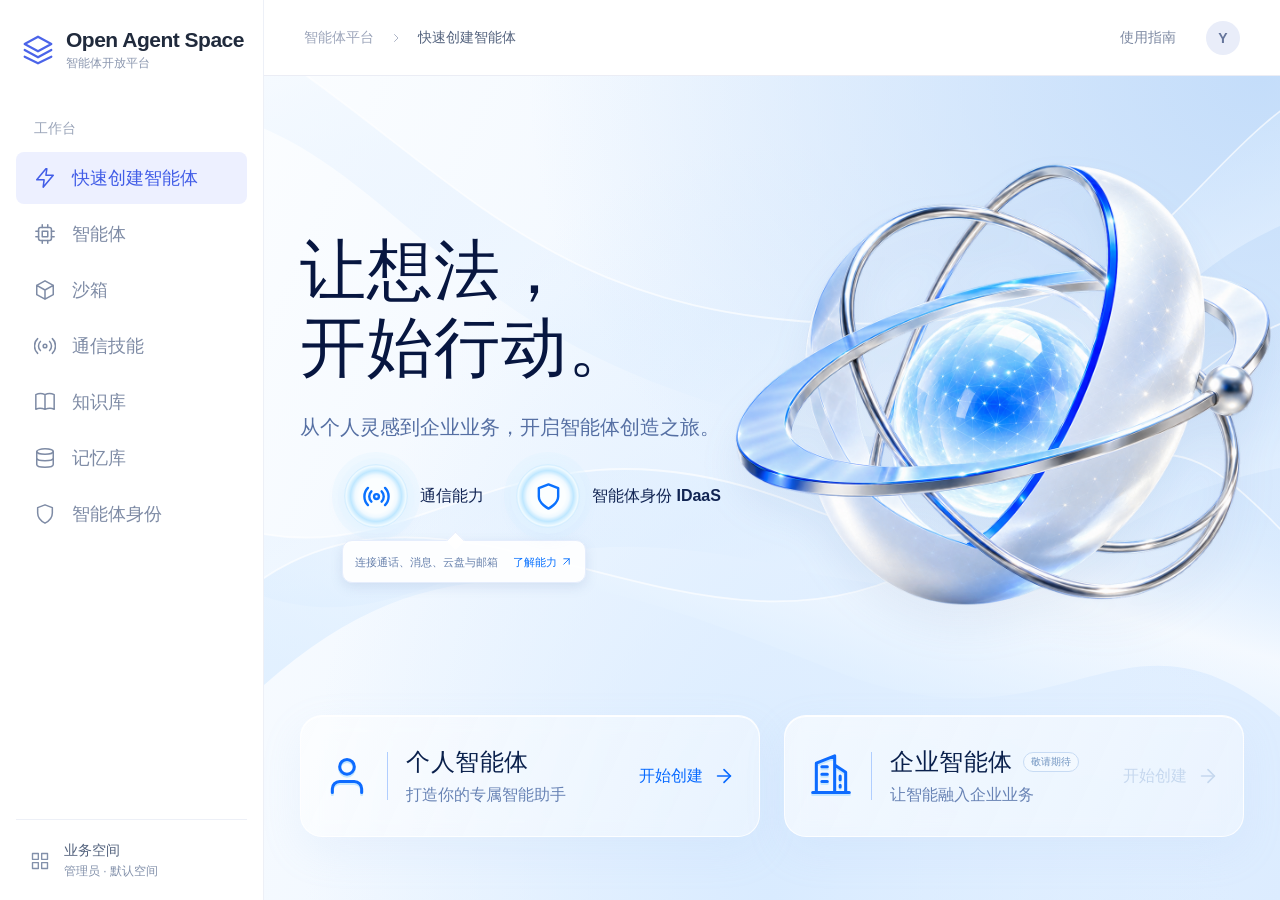
<file: index.html>
<!doctype html>
<html lang="zh-CN">
<head>
  <meta charset="UTF-8">
  <meta name="viewport" content="width=device-width,initial-scale=1">
  <title>编辑配置 · 行业研究助手 · Open Agent Space</title>
  <style>
    :root{font-family:"Microsoft YaHei","PingFang SC",Arial,sans-serif;color:#182438;background:#f6f7fb;font-synthesis:none;--blue:#4058df;--muted:#97a2b9;--border:#e7eaf3}
    *{box-sizing:border-box}body{margin:0}button,a{-webkit-tap-highlight-color:transparent}button{font:inherit}a{color:inherit;text-decoration:none}button{cursor:pointer}button:focus-visible,a:focus-visible{outline:2px solid #6a7df0;outline-offset:4px}svg{width:20px;height:20px;fill:none;stroke:currentColor;stroke-width:1.65;stroke-linecap:round;stroke-linejoin:round;flex:none}.symbols{position:absolute;width:0;height:0;overflow:hidden}
    .sidebar{position:fixed;inset:0 auto 0 0;width:264px;background:#fff;border-right:1px solid #edf0f7;display:flex;flex-direction:column;padding:28px 16px 20px;z-index:2}.brand{display:flex;align-items:center;gap:12px;padding:0 6px}.brand svg{color:#4b64e9;width:32px;height:36px}.brand-name{font-size:21px;font-weight:700;color:#202a3c;white-space:nowrap;letter-spacing:-.5px}.brand-subtitle{font-size:12px;color:#8b97af;margin-top:3px}.nav-caption{font-size:14px;color:#9ca6ba;margin:48px 18px 14px}.navigation{display:flex;flex-direction:column;gap:4px}.nav-item{display:flex;align-items:center;gap:16px;height:52px;padding:0 18px;color:#7e8ba5;font-size:18px;border-radius:8px}.nav-item svg{width:22px;height:22px}.nav-item.active{background:#edf0ff;color:#425de7;font-weight:600}.nav-item:hover{background:#f3f5fc}.nav-item.active:hover{background:#edf0ff}.space{margin-top:auto;border-top:1px solid #edf0f7;padding:22px 14px 0;display:flex;gap:14px;align-items:center;color:#8290aa}.space-title{font-size:14px;color:#53627d}.space-subtitle{font-size:12px;margin-top:3px}.topbar{margin-left:264px;height:76px;border-bottom:1px solid #ebedf5;background:#fff;display:flex;align-items:center;justify-content:space-between;padding:0 54px 0 58px}.breadcrumbs{display:flex;gap:16px;align-items:center;font-size:14px;color:#9ca5ba}.breadcrumbs svg{width:12px;height:12px}.breadcrumbs span:nth-of-type(2){color:#6a758d}.topbar-end{display:flex;gap:30px;align-items:center;color:#7d89a2;font-size:14px}.user-avatar{display:grid;place-items:center;width:34px;height:34px;border-radius:50%;background:#e9edf9;color:#65759b;font-size:14px;font-weight:600}
    main{margin-left:264px;padding:40px 54px 60px 58px}.back{display:inline-flex;align-items:center;gap:8px;color:#8995ad;font-size:14px;line-height:22px}.back svg{width:16px;height:16px}.hero{display:flex;gap:16px;align-items:flex-start;margin-top:24px}.agent-avatar{width:52px;height:52px;border-radius:10px;background:#edf0ff;color:#6981ed;display:grid;place-items:center;margin-top:7px;flex:none}.agent-avatar svg{width:25px;height:25px}.hero-content{min-width:0;flex:1}.hero-top{display:flex;align-items:center;justify-content:space-between;gap:20px;min-height:44px}.name-and-id{display:flex;align-items:center;gap:20px;min-width:0;white-space:nowrap;flex:1}h1{font-size:28px;font-weight:700;line-height:42px;letter-spacing:-.6px;margin:0;flex:0 1 auto;min-width:0;overflow:hidden;text-overflow:ellipsis}.agent-id{display:inline-flex;align-items:center;flex:none;gap:7px;color:#98a2b7;font-size:12px;font-weight:400;line-height:20px;white-space:nowrap}.agent-id code{font-family:Consolas,"SFMono-Regular",monospace;font-size:12px;letter-spacing:0;color:#8f9bb2}.copy-id{display:inline-flex;align-items:center;justify-content:center;width:23px;height:23px;color:#a5afc3;background:none;border:0;border-radius:4px;padding:4px}.copy-id svg{width:14px;height:14px}.copy-id:hover{background:#e9edf8;color:#5269da}.copy-id[data-copied="true"]{color:#2d9a85}.actions{display:flex;gap:10px;flex:none;margin-left:auto}.action{height:36px;border-radius:6px;border:1px solid #e1e6f1;background:#fff;color:#5e6b86;padding:0 14px;display:inline-flex;align-items:center;justify-content:center;gap:7px;font-size:13px;white-space:nowrap}.action.primary{background:#4058df;color:#fff;border-color:#4058df;box-shadow:0 2px 4px #354cb21a}.action.primary:hover{background:#354ccf}.action.secondary:hover{background:#fafbff}.action svg{width:18px;height:18px}
    .metadata{display:flex;align-items:center;gap:0;flex-wrap:nowrap;overflow-x:auto;scrollbar-width:thin;scrollbar-color:#d9dfee transparent;margin-top:12px;padding-bottom:8px;white-space:nowrap;max-width:100%;font-size:12px;line-height:24px}.meta-item{display:inline-flex;align-items:center;gap:5px;flex:none}.meta-item+.meta-item{border-left:1px solid #dfe4ef;margin-left:8px;padding-left:8px}.meta-label{color:#98a3b9}.meta-value{color:#65748f}.tag{display:inline-flex;align-items:center;line-height:23px;padding:0 7px;border-radius:4px}.tag.framework{background:#eef1f6;color:#8390aa}.tag.version{background:#edf0ff;color:#667be3}.tag.running{background:#eaf6f1;color:#4a9b8e}.tabs{display:flex;gap:34px;align-items:center;height:59px;margin-top:12px;border-bottom:1px solid #e3e7f1;color:#929eb4;font-size:16px}.tab{position:relative;align-self:stretch;display:flex;align-items:center;padding:0 1px}.tab.active{color:#4058df;font-weight:600}.tab.active:after{content:"";position:absolute;bottom:-1px;left:0;right:0;height:2px;background:#4c63ed}.tab:hover{color:#4058df}
    .content-grid{display:grid;grid-template-columns:minmax(0,1.65fr) minmax(0,1fr);gap:24px;margin-top:30px;align-items:start}.left-column{display:flex;flex-direction:column;gap:24px}.card{background:#fff;border:1px solid var(--border);border-radius:9px;padding:28px}.card-heading{display:flex;align-items:center;justify-content:space-between;gap:20px}.card h2{font-size:16px;line-height:24px;font-weight:600;margin:0}.text-link{font-size:14px;color:#647be8;line-height:24px;white-space:nowrap}.text-link:hover{color:#4058df}.basic-card{min-height:188px}.description{margin:24px 0 0}.description dt{font-size:14px;color:#97a3bb;line-height:22px}.description dd{font-size:14px;color:#637491;line-height:25px;margin:8px 0 0}.recent-card{min-height:192px}.session{display:flex;align-items:center;gap:12px;margin-top:38px}.session-icon{display:grid;place-items:center;width:34px;height:34px;background:#f1f4fa;border-radius:6px;color:#8b9ac4;flex:none}.session-icon svg{width:18px;height:18px}.session-title{font-size:14px;color:#40516d;line-height:22px}.session-meta{font-size:13px;color:#9ba6bb;line-height:22px;margin-top:2px}.continue{margin-left:auto}.start-card{min-height:172px;background:#fafbfe}.start-card h2{font-size:14px}.start-card p{font-size:14px;line-height:24px;color:#99a5bc;margin:20px 0 16px}.start-link{display:inline-flex;align-items:center;gap:7px}.start-link svg{width:17px;height:17px}
    .content-only .sidebar,.content-only .topbar{display:none}.content-only main{margin-left:0;padding:40px 46px 60px}.content-only .hero{margin-top:24px}.content-only .tabs{margin-top:12px}
    @media(max-width:1500px){.topbar{padding-left:40px;padding-right:40px}main{padding-left:40px;padding-right:40px}.name-and-id{gap:14px}h1{font-size:26px}.actions{gap:10px}.action{padding:0 12px}.metadata{font-size:11.5px}.meta-item{gap:5px}.meta-item+.meta-item{margin-left:8px;padding-left:8px}}
    @media(max-width:1100px){.sidebar{width:220px}.brand-name{font-size:18px}.brand{gap:9px}.nav-item{font-size:16px}.topbar,main{margin-left:220px}.topbar{padding-left:28px;padding-right:28px}main{padding-left:28px;padding-right:28px}.hero-top{align-items:flex-start;flex-direction:column;gap:12px}.content-grid{grid-template-columns:minmax(0,1.55fr) minmax(0,1fr)}.card{padding:24px}.card-heading{gap:10px}.content-only .hero-top{flex-direction:row;align-items:center}}
    .agent-phone{display:inline-flex;align-items:center;flex:none;gap:7px;color:#98a2b7;font-size:12px;font-weight:400;line-height:20px;white-space:nowrap}.agent-phone svg{width:14px;height:14px;fill:currentColor;stroke:none}
    .breadcrumbs [aria-current="page"]{color:#53627d;font-weight:500}
    [hidden]{display:none!important}
    .configuration{display:flex;flex-direction:column;gap:24px;margin-top:30px;scroll-margin-top:24px}.config-section{background:#fff;border:1px solid var(--border);border-radius:10px;padding:28px 32px}.config-section h2{font-size:18px;line-height:28px;margin:0;font-weight:600}.config-heading{display:flex;justify-content:space-between;align-items:center;gap:24px}.config-heading-note{font-size:13px;color:#98a3b9;line-height:22px}.required{color:#e16f7e;margin-left:4px}.config-fields{display:flex;flex-direction:column;gap:24px;margin-top:24px}.field{display:flex;flex-direction:column;gap:8px;min-width:0}.field-label{font-size:14px;line-height:24px;color:#596c89}.field input[type="text"],.field textarea,.field select{width:100%;border:1px solid #dce2f0;border-radius:6px;background:#fff;color:#30435e;font:inherit;font-size:14px;line-height:24px;padding:10px 14px;outline:none;transition:border-color .15s,box-shadow .15s}.field input[type="text"],.field select{height:44px}.field textarea{resize:vertical;min-height:88px}.field textarea.prompt{min-height:140px}.field input:focus,.field textarea:focus,.field select:focus{border-color:#7186ed;box-shadow:0 0 0 3px #647ced12}.field select{appearance:none;background-image:url("data:image/svg+xml,%3Csvg xmlns='http://www.w3.org/2000/svg' width='16' height='16' viewBox='0 0 24 24' fill='none' stroke='%237789a6' stroke-width='2' stroke-linecap='round' stroke-linejoin='round'%3E%3Cpath d='m6 9 6 6 6-6'/%3E%3C/svg%3E");background-repeat:no-repeat;background-position:right 14px center;padding-right:40px}.field-help{font-size:12px;line-height:22px;color:#97a4ba;margin:0}.config-description{font-size:14px;line-height:24px;color:#96a3b9;margin:14px 0 0}.config-checkbox{display:inline-flex;align-items:center;gap:10px;font-size:14px;color:#788ba8;white-space:nowrap;cursor:pointer}.config-checkbox input,.skill-card input{width:16px;height:16px;accent-color:#405cdf;cursor:pointer;margin:0;flex:none}
    .image-options{display:grid;grid-template-columns:1fr 1fr;gap:18px;margin-top:24px}.image-option{position:relative;display:flex;flex-direction:column;border:1px solid #dce2f0;border-radius:9px;padding:24px;min-height:188px;cursor:pointer;background:#fff}.image-option:has(input:checked){background:#f6f8ff;border-color:#627bf0;box-shadow:inset 0 0 0 1px #627bf0}.image-option:focus-within{outline:2px solid #a3b2ff;outline-offset:3px}.image-option input{position:absolute;opacity:0;width:1px;height:1px}.image-option-top{display:flex;align-items:center;gap:12px;padding-right:30px}.image-icon{width:46px;height:46px;border-radius:10px;background:#edf1ff;color:#597be5;display:grid;place-items:center;flex:none}.image-icon svg{width:27px;height:27px}.image-icon.hermes{background:#f0ebfc;color:#a087db}.image-eyebrow{font-size:13px;color:#8a9cba}.image-option strong{font-size:23px;line-height:32px;color:#365777;margin-top:20px}.image-option p{margin:12px 0 0;font-size:14px;line-height:24px;color:#8a9dbb}.radio-indicator{position:absolute;top:35px;right:24px;width:21px;height:21px;border-radius:50%;border:1px solid #d4def1;display:grid;place-items:center;color:#fff;background:#fff}.radio-indicator svg{width:14px;height:14px;opacity:0}.image-option input:checked~.radio-indicator{border-color:#4d6de0;background:#4d6de0}.image-option input:checked~.radio-indicator svg{opacity:1}
    .skill-tabs{display:flex;align-items:center;gap:26px;margin:24px 0}.skill-tab{border:0;background:transparent;padding:3px 0;color:#9ba7bd;font-size:14px;font-weight:400;line-height:24px}.skill-tab[aria-selected="true"]{color:#365ce9;font-weight:600}.skills-grid{display:grid;grid-template-columns:1fr 1fr;gap:16px}.skill-card{display:flex;align-items:flex-start;gap:14px;border:1px solid #e0e6f2;background:#fff;border-radius:8px;padding:20px;min-height:148px;cursor:pointer}.skill-card:has(input:checked){border-color:#b6c3ff;background:#f7f9ff}.skill-card input{margin-top:7px}.skill-icon{width:36px;height:36px;border-radius:7px;background:#f1f4fb;color:#7f94bd;display:grid;place-items:center;flex:none}.skill-icon svg{width:21px;height:21px}.skill-copy{min-width:0}.skill-copy strong{font-size:15px;line-height:26px;font-weight:600;color:#21354f}.skill-copy p{font-size:14px;line-height:24px;color:#8b9cb7;margin:4px 0 12px}.skill-source{font-size:13px;color:#8798b5;line-height:22px}.sandbox-create{height:36px;padding:0 12px;font-size:13px;gap:8px}.sandbox-note{display:flex;align-items:center;gap:10px;font-size:14px;line-height:24px;color:#9aa8bd;margin:24px 0 0}.sandbox-note svg{width:17px;height:17px}
    .library-heading{display:flex;align-items:center;justify-content:space-between;gap:24px}.library-heading .config-description{margin-top:4px;font-size:13px}.library-details{display:flex;align-items:flex-start;gap:18px;border-top:1px solid #e6ebf5;margin-top:24px;padding-top:24px}.library-icon{display:grid;place-items:center;width:44px;height:44px;border-radius:8px;background:#f2f5fc;color:#8297c0;flex:none}.library-icon svg{width:23px;height:23px}.library-copy{flex:1;min-width:0}.library-copy strong{font-size:16px;line-height:26px;font-weight:600}.library-copy p{font-size:14px;line-height:24px;color:#90a1bc;margin:8px 0 0}.library-status{margin-left:auto;background:#eaf7f2;color:#42a492;border-radius:4px;padding:3px 8px;font-size:13px;line-height:21px;white-space:nowrap}.identity-note{display:flex;align-items:flex-start;gap:18px;background:#f8faff}.identity-note>svg{color:#4164ef;margin-top:3px;width:24px;height:24px}.identity-note h2{font-size:16px;line-height:26px}.identity-note p{font-size:14px;line-height:24px;color:#91a2bc;margin:12px 0 0}.configuration-footer{display:flex;justify-content:space-between;align-items:center;gap:20px;border:1px solid var(--border);border-radius:9px;background:#fff;padding:18px 28px}.current-version{font-size:13px;color:#96a3ba}.apply-button{display:inline-flex;align-items:center;justify-content:center;gap:9px;min-height:40px;padding:0 18px;background:#3956da;border:1px solid #3956da;border-radius:6px;box-shadow:0 2px 4px #354cb21a;color:#fff;font-size:14px}.apply-button:hover{background:#304dcc}.apply-button svg{width:20px;height:20px}
    @media(max-width:1200px){.config-section{padding:26px}.image-option{padding:20px}.image-option-top{gap:10px}.image-options{gap:16px}.image-option p{font-size:13px}.skill-card{padding:18px;gap:11px}.skill-copy p{font-size:13px}.library-heading{align-items:flex-start}.library-heading .config-description{max-width:540px}}
    .chat-view main{padding-bottom:24px}.chat-workspace{display:grid;grid-template-columns:244px minmax(0,1fr);height:calc(100dvh - 302px);min-height:420px;margin-top:28px;border:1px solid #e0e6f2;border-radius:10px;background:#fff;overflow:hidden}.chat-sidebar{display:flex;flex-direction:column;min-height:0;padding:16px;border-right:1px solid #dfe5f1;background:#fbfcff}.new-chat{display:flex;align-items:center;justify-content:center;gap:10px;width:100%;height:38px;flex:none;border:1px solid #dce3f0;border-radius:6px;color:#506481;background:#fff;font-size:14px}.new-chat svg{width:18px;height:18px}.new-chat:hover{border-color:#a9b8ef;background:#f7f9ff}.chat-list-heading{font-size:13px;line-height:22px;color:#99a5bb;margin:24px 8px 12px}.chat-sessions{display:flex;flex-direction:column;gap:8px;overflow-y:auto;min-height:0}.chat-session{width:100%;padding:13px 12px;border:0;border-radius:7px;background:transparent;text-align:left;color:#798aa6;cursor:pointer}.chat-session[aria-current="true"]{background:#edf1ff;color:#3e5fe0}.chat-session-title{display:block;font-size:14px;line-height:24px}.chat-session-time{display:block;font-size:12px;line-height:20px;color:#91a1bd;margin-top:4px}.chat-main{display:flex;flex-direction:column;min-width:0;min-height:0}.chat-heading{display:flex;align-items:center;gap:16px;flex:none;min-height:56px;padding:0 22px;border-bottom:1px solid #e3e9f4}.chat-heading-title{display:flex;align-items:center;gap:12px;font-size:15px;color:#526481;min-width:0}.chat-heading-title svg{width:18px;height:18px;color:#768aae}.chat-heading-meta{display:flex;align-items:center;gap:20px;margin-left:auto;flex:none;color:#62748f;font-size:14px}.chat-stage{display:flex;flex:1;min-height:0;overflow-y:auto;overscroll-behavior:contain}.chat-welcome{display:flex;flex-direction:column;align-items:center;justify-content:center;margin:auto;padding:24px;text-align:center;max-width:100%}.chat-welcome-avatar{display:grid;place-items:center;width:56px;height:56px;border-radius:11px;background:#edf1ff;color:#3f64ec;flex:none}.chat-welcome-avatar svg{width:28px;height:28px}.chat-welcome h2{font-size:22px;line-height:32px;font-weight:600;color:#172940;margin:20px 0 8px}.chat-welcome p{font-size:14px;line-height:24px;color:#8c9db8;margin:0}.chat-suggestions{display:flex;align-items:center;justify-content:center;gap:12px;flex-wrap:wrap;margin-top:20px}.chat-suggestion{display:inline-flex;align-items:center;justify-content:center;gap:10px;min-height:42px;padding:0 16px;border:1px solid #dce4f2;border-radius:6px;background:#fff;color:#899ab6;font-size:14px;line-height:22px}.chat-suggestion:hover{color:#4c68dc;border-color:#bdcafa;background:#fafbff}.chat-suggestion svg{width:15px;height:15px}.chat-messages{display:flex;flex-direction:column;align-items:flex-end;gap:16px;width:100%;padding:24px}.chat-message{max-width:min(720px,85%);padding:12px 16px;background:#edf1ff;border-radius:12px 12px 4px 12px;color:#354c6c;font-size:14px;line-height:24px;white-space:pre-wrap;overflow-wrap:anywhere}.chat-composer{display:flex;flex-direction:column;flex:none;margin:0 20px 20px;border:1px solid #dce4f2;border-radius:8px;padding:12px 14px;background:#fff}.chat-composer:focus-within{border-color:#9daeed;box-shadow:0 0 0 2px #647ced0a}.chat-composer textarea{width:100%;min-height:52px;border:0;outline:0;padding:0;background:transparent;resize:none;font:inherit;font-size:14px;line-height:24px;color:#465c7b}.chat-composer textarea::placeholder{color:#99a3b5}.chat-composer-footer{display:flex;align-items:center;justify-content:space-between;gap:16px;margin-top:8px}.chat-send-hint{font-size:12px;line-height:20px;color:#93a1ba}.chat-send{display:grid;place-items:center;width:36px;height:36px;padding:0;background:#3456ec;border:1px solid #3456ec;border-radius:6px;color:#fff;box-shadow:0 2px 4px #3456ec12}.chat-send:hover{background:#2c4cda}.chat-send svg{width:21px;height:21px}.content-only.chat-view .chat-workspace{height:calc(100dvh - 226px)}
    @media(max-width:1500px){.chat-workspace{grid-template-columns:220px minmax(0,1fr)}.chat-heading{padding:0 18px}.chat-heading-meta{gap:14px}.chat-welcome{padding:20px}.chat-welcome h2{font-size:20px}.chat-suggestion{font-size:13px;padding:0 12px}.chat-composer{margin-right:18px;margin-left:18px}}
    .create-view main>.back,.create-view main>.hero{display:none}.create-view .topbar{position:sticky;top:0;z-index:3}.create-page-heading{display:flex;align-items:flex-start;justify-content:space-between;gap:24px;margin-top:22px}.create-page-heading h1{font-size:30px;line-height:44px;letter-spacing:-.5px;overflow:visible}.create-page-heading p{font-size:15px;line-height:26px;color:#8294b2;margin:8px 0 0}.cancel-create{height:40px;padding:0 18px;font-size:14px;margin-top:1px}.create-steps{display:grid;grid-template-columns:repeat(4,minmax(0,1fr));border:1px solid var(--border);border-radius:9px;background:#fff;overflow:hidden;margin:32px 0 28px}.create-step{position:relative;display:flex;align-items:center;justify-content:center;gap:12px;min-height:66px;border:0;background:#fff;color:#899bb9;font-size:14px;padding:12px 8px}.create-step+.create-step{border-left:1px solid #edf0f7}.create-step[aria-current="step"]{background:#f3f5ff;color:#3e5bea}.create-step[aria-current="step"]:after{content:"";position:absolute;bottom:0;left:0;right:0;height:3px;background:#405ce8}.step-number{display:grid;place-items:center;width:25px;height:25px;border:1px solid #dce4f3;border-radius:50%;font-size:12px;background:#fff}.create-step[aria-current="step"] .step-number{background:#3e5cde;border-color:#3e5cde;color:#fff}.create-step[data-complete="true"] .step-number{background:#edf2ff;border-color:#edf2ff;color:#6d87bd}.step-number svg{width:16px;height:16px}.create-layout{display:grid;grid-template-columns:minmax(0,1fr) minmax(270px,24%);gap:28px;align-items:start}.create-form,.create-panel,#create-libraries{display:flex;flex-direction:column;gap:24px;min-width:0}.create-environment{margin-top:30px;padding-top:26px;border-top:1px solid #e6ebf5}.environment-options .image-option{min-height:148px;padding:20px}.environment-options .image-icon{width:38px;height:38px;border-radius:8px}.environment-options .image-icon svg{width:23px;height:23px}.environment-options .image-icon.android{color:#4ea78a;background:#eaf7f1}.environment-options .image-option strong{font-size:17px;line-height:26px;margin-top:16px}.environment-options .image-option p{margin-top:6px;font-size:13px}.environment-options .radio-indicator{top:28px;right:20px}.create-preview{position:sticky;top:100px;min-width:0;background:#fff;border:1px solid var(--border);border-radius:9px;padding:24px}.preview-caption{font-size:12px;line-height:22px;color:#9ba6bb;margin:0}.create-preview h2{font-size:20px;line-height:30px;color:#182d47;margin:14px 0 24px;overflow-wrap:anywhere}.create-preview dl{display:flex;flex-direction:column;gap:20px;margin:0}.create-preview dl>div{display:flex;justify-content:space-between;align-items:baseline;gap:18px;font-size:13px;line-height:20px}.create-preview dt{color:#98a5bc;flex:none}.create-preview dd{color:#526c8e;text-align:right;margin:0;overflow-wrap:anywhere}.preview-identity{display:flex;align-items:flex-start;gap:8px;border-top:1px solid #e4eaf4;padding-top:20px;margin-top:26px;font-size:12px;line-height:22px;color:#8a9fbe}.preview-identity svg{width:17px;height:17px;margin-top:2px}.create-footer{position:sticky;bottom:16px;z-index:1;display:flex;justify-content:space-between;align-items:center;gap:20px;border:1px solid var(--border);border-radius:9px;background:#fff;padding:18px 26px;box-shadow:0 -6px 24px #f6f7fbcc}.create-footer>span{font-size:13px;line-height:22px;color:#98a7bf}.create-footer>div{display:flex;gap:12px}.create-footer .action{height:42px;font-size:14px;padding:0 16px}.create-footer .apply-button{height:42px;padding:0 18px}.create-information{display:flex;align-items:flex-start;gap:16px;border:1px solid #d9e4ff;border-radius:7px;background:#eff4ff;color:#6c8dc5;padding:20px 24px}.create-information>svg{width:23px;height:23px;flex:none;margin-top:2px}.create-information p{font-size:14px;line-height:24px;margin:0;color:#5c82c2}.create-information span{display:block;font-size:13px;line-height:24px;color:#91a8cf;margin-top:6px}.create-confirm-note{align-items:center;padding:16px 20px}.create-confirm-note>svg{margin:0;width:20px;height:20px}.create-confirm-note p{font-size:13px}.create-sandbox-details{display:flex;align-items:flex-start;gap:16px;border-top:1px solid #e6ebf5;padding-top:22px;margin-top:24px}.create-sandbox-details .action{font-size:12px;height:34px;padding:0 12px;margin-left:auto}.create-sandbox-details .library-copy p{font-size:13px;line-height:23px;margin-top:6px}.sandbox-config-summary:focus{outline:2px solid #91a6ef;outline-offset:4px;border-radius:2px}.library-status.disabled{background:#f2f4f8;color:#9aa6b9}.field-error{font-size:12px;line-height:20px;color:#e56877}.field input[aria-invalid="true"]{border-color:#e56877}.create-pending{background:#edf2ff;color:#5d7bdb;border-radius:4px;padding:5px 9px;font-size:12px;line-height:18px}.create-confirmation{display:grid;grid-template-columns:1fr 1fr;column-gap:28px;row-gap:26px;margin:28px 0 0}.create-confirmation>div{min-width:0}.create-confirmation dt{font-size:13px;line-height:22px;color:#96a5bd}.create-confirmation dd{font-size:14px;line-height:25px;color:#506b8d;margin:10px 0 0;white-space:pre-wrap;overflow-wrap:anywhere;min-height:25px}.confirmation-wide{grid-column:1/-1}.confirmation-aic{border-top:1px solid #e6ebf5;padding-top:22px}.confirmation-aic dt{display:flex;align-items:center;gap:8px;color:#6984af}.confirmation-aic dt svg{width:17px;height:17px}.market-option{min-height:90px;align-items:center}.market-option input{margin-top:0}.create-form .image-option{min-height:180px}.create-form .environment-options .image-option{min-height:148px}
    #configuration .image-options,#create-image-options .image-options{grid-template-columns:repeat(3,minmax(0,1fr))}.image-option.disabled{cursor:not-allowed;background:#f5f6f9;border-color:#e5e8ef;color:#a2abbd}.image-option.disabled .image-icon{background:#e9edf3;color:#a6afbf}.image-option.disabled strong{color:#a2abbd;font-size:20px}.image-option.disabled .radio-indicator{background:#eff1f5;border-color:#dce1e9}.confirmation-aic{border:1px solid #e3e9f6;border-radius:6px;background:#f8faff;padding:14px 16px}.confirmation-aic dd{margin-top:5px}
    @media(max-width:800px){#configuration .image-options{grid-template-columns:1fr}}
    @media(max-width:1500px){.create-layout{grid-template-columns:minmax(0,1fr) 270px;gap:24px}.create-form .config-section{padding:26px}.create-preview{padding:22px}.create-form .image-option{padding:20px}.create-form .image-option p{font-size:13px}.create-form .skill-card{padding:17px;gap:11px}.create-form .skill-copy p{font-size:13px}.create-form .skill-icon{width:32px;height:32px}.create-page-heading h1{font-size:28px}}
    @media(max-width:1200px){.create-layout{grid-template-columns:minmax(0,1fr) 240px;gap:20px}.create-preview{padding:20px}.create-form .image-options,.create-form .skills-grid,#create-image-options .image-options{grid-template-columns:1fr}.create-steps{margin-top:26px}.create-step{gap:8px;font-size:13px}.create-preview dl{gap:17px}.create-footer{padding:16px 20px}.create-footer>span{font-size:12px}}
    @media(max-width:800px){.create-view .sidebar{display:none}.create-view main,.create-view .topbar{margin-left:0;padding-left:20px;padding-right:20px}.create-view .topbar{padding-left:20px;padding-right:20px}.create-layout{grid-template-columns:minmax(0,1fr)}.create-preview{position:static;grid-row:1}.create-preview dl{display:grid;grid-template-columns:1fr 1fr;gap:14px 24px}.create-preview h2{margin-bottom:18px}.preview-identity{margin-top:20px;padding-top:16px}.create-step{font-size:12px;gap:6px;min-height:62px}.step-number{width:22px;height:22px;flex:none}.create-page-heading h1{font-size:26px}.create-page-heading p{font-size:13px}.create-page-heading{gap:14px}.cancel-create{padding:0 12px;font-size:12px}.create-confirmation{grid-template-columns:1fr}.create-footer{bottom:8px;padding:14px}.create-footer>div{gap:8px}.create-footer .action,.create-footer .apply-button{padding:0 12px;font-size:13px}.create-view .breadcrumbs{gap:10px;font-size:12px}.create-view .topbar-end{gap:12px}.create-view .topbar-end a{display:none}.create-form .library-heading{flex-wrap:wrap;gap:16px}}
    .agents-view main>.back,.agents-view main>.hero{display:none}.agents-page-heading{display:flex;justify-content:space-between;align-items:flex-start;gap:24px}.agents-page-heading h1{font-size:28px;line-height:42px;letter-spacing:-.5px}.agents-page-heading p{font-size:14px;line-height:24px;color:#8b9ab4;margin:8px 0 0}.agents-page-heading .apply-button{height:40px;font-size:13px;padding:0 16px}.agent-table-card{background:#fff;border:1px solid var(--border);border-radius:9px;overflow:hidden;margin-top:32px}.agent-table-toolbar{display:flex;align-items:center;justify-content:space-between;gap:24px;padding:22px}.agent-search{display:flex;align-items:center;gap:10px;height:40px;width:294px;max-width:100%;border:1px solid #dce3f0;border-radius:6px;padding:0 12px;color:#96a4bf}.agent-search:focus-within{border-color:#7f94ed;box-shadow:0 0 0 2px #647ced12}.agent-search svg{width:17px;height:17px}.agent-search input{width:100%;min-width:0;outline:none;border:0;font:inherit;font-size:13px;line-height:24px;color:#506382;background:transparent;padding:0}.agent-search input::placeholder{color:#8c9bb3}.agent-refresh{display:grid;place-items:center;flex:none;width:38px;height:38px;padding:0;border:1px solid #dce3f0;border-radius:6px;color:#687d9e;background:#fff}.agent-refresh:hover{background:#f7f9ff;border-color:#aebee8}.agent-refresh svg{width:20px;height:20px}.agent-table-scroll{overflow-x:auto}.agent-table{width:100%;min-width:850px;border-collapse:collapse;table-layout:fixed;text-align:left}.agent-table thead{height:46px;background:#fafbfe;border-top:1px solid #e6eaf3;border-bottom:1px solid #e6eaf3}.agent-table th{font-size:12px;font-weight:400;color:#92a0b9;line-height:20px;padding:12px 22px}.agent-table tbody tr{height:98px;border-bottom:1px solid #e9edf5}.agent-table tbody tr:last-child{border-bottom:0}.agent-table td{padding:18px 22px;font-size:13px;line-height:22px;color:#354c6a;vertical-align:middle}.agent-table .agent-cell{display:flex;align-items:center;gap:12px;min-width:0}.agent-list-avatar{display:grid;place-items:center;flex:none;width:40px;height:40px;border-radius:7px;background:#edf1ff;color:#6680e8}.agent-list-avatar.hermes{background:#ecf7f2;color:#43a38c}.agent-list-avatar svg{width:20px;height:20px}.agent-cell-copy{min-width:0}.agent-name-link{display:block;width:fit-content;max-width:100%;overflow:hidden;white-space:nowrap;text-overflow:ellipsis;font-size:14px;font-weight:600;color:#293d58;line-height:24px}.agent-name-link:hover{color:#405cdf}.agent-list-id{display:flex;align-items:center;gap:5px;color:#9ba6bb;font-size:11px;line-height:18px;margin-top:2px}.agent-list-id code{font-family:Consolas,"SFMono-Regular",monospace;font-size:11px;letter-spacing:0;overflow:hidden;text-overflow:ellipsis;white-space:nowrap}.agent-list-id .copy-id{width:18px;height:18px;padding:3px}.agent-list-id .copy-id svg{width:11px;height:11px}.list-framework{display:inline-flex;line-height:23px;padding:0 7px;border-radius:4px;background:#f1f3f8;color:#8c9bb4;font-size:11px}.agent-status{display:inline-flex;align-items:center;border-radius:4px;padding:2px 7px;line-height:21px;font-size:11px;white-space:nowrap;background:#ebf7f2;color:#4b9c8e}.agent-status.preparing{background:#edf1ff;color:#667de3}.agent-status.error{background:#fff1f2;color:#d9808c}.agent-table .agent-updated{font-size:11px;color:#97a6bf;white-space:nowrap}.agent-row-actions{display:flex;align-items:center;gap:18px;white-space:nowrap;font-size:12px;color:#536fea}.agent-row-actions a:hover{color:#304fd0}.agent-row-actions [aria-disabled="true"]{color:#a8b5e5;cursor:not-allowed}.agent-table-footer{display:flex;align-items:center;justify-content:space-between;gap:20px;border-top:1px solid #e6eaf3;padding:18px 22px;color:#98a6be;font-size:11px;line-height:20px}.agent-pagination{display:flex;align-items:center;gap:8px}.agent-pagination-label{margin-right:2px;white-space:nowrap}.agent-page-button,.agent-page-number{display:grid;place-items:center;width:31px;height:31px;border:1px solid #dce3f1;border-radius:5px;background:#fff;color:#8292af;font-size:12px}.agent-page-button svg{width:13px;height:13px}.agent-page-button:disabled{opacity:.45;cursor:default}.agent-page-number{background:#edf2ff;border-color:#cbd8ff;color:#5675dc}.agent-empty{text-align:center;height:260px;color:#99a7bc!important}.sr-only{position:absolute;width:1px;height:1px;padding:0;margin:-1px;overflow:hidden;clip:rect(0,0,0,0);white-space:nowrap;border:0}.tag.running.preparing{background:#edf1ff;color:#667de3}.tag.running.error{background:#fff1f2;color:#d9808c}.action[aria-disabled="true"]{opacity:.45;cursor:not-allowed;box-shadow:none}.chat-send:disabled{opacity:.45;cursor:not-allowed}
    .agent-table{min-width:1120px}.agent-table .agent-cell{align-items:flex-start}.agent-cell-copy{flex:1}.agent-list-avatar{margin-top:2px}.agent-list-aic{font-size:10.5px}.agent-list-id .identifier-label{flex:0 0 20px}.agent-list-aic code{font-size:10.5px;min-width:0}.agent-table .agent-sandbox{color:#687e9f;white-space:nowrap}.agent-table .agent-sandbox.unlinked{color:#a0acc0}
    @media(max-width:1500px){.agent-table th,.agent-table td{padding-left:18px;padding-right:18px}.agent-table-toolbar,.agent-table-footer{padding-left:18px;padding-right:18px}.agent-row-actions{gap:14px}}
    @media(max-width:800px){.agents-view .sidebar{display:none}.agents-view main,.agents-view .topbar{margin-left:0;padding-left:20px;padding-right:20px}.agents-view .breadcrumbs{gap:10px;font-size:12px}.agents-view .topbar-end{gap:12px}.agents-view .topbar-end>a{display:none}.agents-page-heading h1{font-size:26px}.agents-page-heading p{font-size:12px}.agents-page-heading .apply-button{font-size:12px;padding:0 12px}.agent-table-footer{gap:12px}.agent-pagination{gap:6px}}
    .agent-table{min-width:1180px}.agent-row-actions{gap:12px}.agent-row-actions>*{flex:none}.agent-delete{border:0;background:none;padding:0;font:inherit;line-height:24px;color:#d57882}.agent-delete:hover{color:#c95362}.agent-table th:last-child,.agent-table td:last-child{position:sticky;right:0;z-index:1;background:#fff;box-shadow:-7px 0 12px -12px #62749a}.agent-table th:last-child{background:#fafbfe}.agent-delete-dialog{width:420px;max-width:calc(100vw - 40px);border:1px solid #e0e6f1;border-radius:12px;padding:28px;color:#263a54;box-shadow:0 16px 60px #25344b26}.agent-delete-dialog::backdrop{background:#17253b55}.agent-delete-dialog h2{font-size:19px;line-height:28px;margin:0 0 20px}.agent-delete-dialog p{font-size:14px;line-height:25px;margin:0;overflow-wrap:anywhere}.agent-delete-dialog strong{font-weight:600}.agent-delete-dialog .agent-delete-note{font-size:13px;color:#94a0b5;margin-top:8px}.agent-delete-dialog-actions{display:flex;justify-content:flex-end;gap:12px;margin-top:26px}.agent-delete-dialog-actions .action{min-width:72px;height:38px;font-size:13px}.agent-delete-confirm{background:#d65e6e;border-color:#d65e6e;color:#fff}.agent-delete-confirm:hover{background:#c95060}
    .agent-table th:last-child{text-align:center}.agent-row-actions{justify-content:center}
  </style>
<link rel="stylesheet" href="./resource-shell.css"></head>
<body>
  <svg class="symbols" aria-hidden="true"><defs>
    <symbol id="layers" viewBox="0 0 24 24"><path d="m12 2 10 5.5L12 13 2 7.5 12 2Z"/><path d="m2 12 10 5.5L22 12M2 17l10 5 10-5"/></symbol>
    <symbol id="arrow-left" viewBox="0 0 24 24"><path d="M19 12H5m6-6-6 6 6 6"/></symbol>
    <symbol id="arrow-right" viewBox="0 0 24 24"><path d="M5 12h14m-6-6 6 6-6 6"/></symbol>
    <symbol id="chevron" viewBox="0 0 24 24"><path d="m9 5 7 7-7 7"/></symbol>
    <symbol id="command" viewBox="0 0 24 24"><path d="M9 7V5a3 3 0 1 0-3 3h12a3 3 0 1 0-3-3v14a3 3 0 1 0 3-3H6a3 3 0 1 0 3 3V7Z"/></symbol>
    <symbol id="chip" viewBox="0 0 24 24"><rect x="5" y="5" width="14" height="14" rx="2"/><path d="M9 9h6v6H9zM9 2v3m6-3v3M9 19v3m6-3v3M2 9h3m-3 6h3m14-6h3m-3 6h3"/></symbol>
    <symbol id="zap" viewBox="0 0 24 24"><path d="m13 2-10 12h8l-1 8L21 9h-8l1-7Z"/></symbol>
    <symbol id="cube" viewBox="0 0 24 24"><path d="m12 2 9 5v10l-9 5-9-5V7l9-5ZM3 7l9 5 9-5M12 12v10"/></symbol>
    <symbol id="radio" viewBox="0 0 24 24"><circle cx="12" cy="12" r="2"/><path d="M7 7a7 7 0 0 0 0 10M17 7a7 7 0 0 1 0 10M4 4a11 11 0 0 0 0 16M20 4a11 11 0 0 1 0 16"/></symbol>
    <symbol id="book" viewBox="0 0 24 24"><path d="M12 4C8 2 4 3 2 4v16c3-1.5 6-1.5 10 0 4-1.5 7-1.5 10 0V4c-2-1-6-2-10 0Zm0 0v16"/></symbol>
    <symbol id="database" viewBox="0 0 24 24"><ellipse cx="12" cy="5" rx="9" ry="3"/><path d="M3 5v7c0 4 18 4 18 0V5M3 12v7c0 4 18 4 18 0v-7"/></symbol>
    <symbol id="shield" viewBox="0 0 24 24"><path d="m12 2 8 3v6c0 5-4 9-8 11-4-2-8-6-8-11V5l8-3Z"/></symbol>
    <symbol id="grid" viewBox="0 0 24 24"><path d="M3 3h7v7H3zM14 3h7v7h-7zM3 14h7v7H3zM14 14h7v7h-7z"/></symbol>
    <symbol id="play" viewBox="0 0 24 24"><path d="m6 2 16 10L6 22V2Z"/></symbol>
    <symbol id="sliders" viewBox="0 0 24 24"><path d="M4 3v5m0 4v9m8-18v11m0 4v3m8-18v3m0 4v11M1 8h6m2 6h6m2-8h6"/></symbol>
    <symbol id="copy" viewBox="0 0 24 24"><rect x="8" y="8" width="12" height="12" rx="2"/><path d="M16 8V5a2 2 0 0 0-2-2H5a2 2 0 0 0-2 2v9a2 2 0 0 0 2 2h3"/></symbol>
    <symbol id="phone" viewBox="0 0 24 24"><path d="M6.62 10.79a15.05 15.05 0 0 0 6.59 6.59l2.2-2.2a1 1 0 0 1 1.02-.24c1.12.37 2.33.57 3.57.57.55 0 1 .45 1 1V20c0 .55-.45 1-1 1C10.61 21 3 13.39 3 4c0-.55.45-1 1-1h3.5c.55 0 1 .45 1 1 0 1.25.2 2.45.57 3.57a1 1 0 0 1-.25 1.02l-2.2 2.2Z"/></symbol>
    <symbol id="check" viewBox="0 0 24 24"><path d="m5 12 4 4L19 6"/></symbol>
    <symbol id="message" viewBox="0 0 24 24"><path d="M5 3h14a2 2 0 0 1 2 2v11a2 2 0 0 1-2 2H8l-5 4V5a2 2 0 0 1 2-2Z"/></symbol>
    <symbol id="cloud" viewBox="0 0 24 24"><path d="M7 18a5 5 0 1 1 .66-9.96A7 7 0 0 1 21 11a4 4 0 0 1-1 7H7Z"/></symbol>
    <symbol id="mail" viewBox="0 0 24 24"><rect x="3" y="5" width="18" height="14" rx="2"/><path d="m3 7 9 6 9-6"/></symbol>
    <symbol id="drive" viewBox="0 0 24 24"><path d="m4 10 3-6h10l3 6v10H4V10Zm0 2h16M8 16h.01M16 16h.01"/></symbol>
    <symbol id="minus-circle" viewBox="0 0 24 24"><circle cx="12" cy="12" r="9"/><path d="M8 12h8"/></symbol>
    <symbol id="plus" viewBox="0 0 24 24"><path d="M12 5v14M5 12h14"/></symbol>
    <symbol id="arrow-up" viewBox="0 0 24 24"><path d="M12 20V4m-7 7 7-7 7 7"/></symbol>
    <symbol id="arrow-up-right" viewBox="0 0 24 24"><path d="M7 17 17 7M7 7h10v10"/></symbol>
    <symbol id="server" viewBox="0 0 24 24"><rect x="3" y="3" width="18" height="7" rx="2"/><rect x="3" y="14" width="18" height="7" rx="2"/><path d="M7 6.5h.01M7 17.5h.01"/></symbol>
    <symbol id="mobile" viewBox="0 0 24 24"><rect x="6" y="2" width="12" height="20" rx="2"/><path d="M12 18h.01"/></symbol>
    <symbol id="close" viewBox="0 0 24 24"><path d="m6 6 12 12M6 18 18 6"/></symbol>
    <symbol id="search" viewBox="0 0 24 24"><circle cx="10.5" cy="10.5" r="7.5"/><path d="m16 16 5 5"/></symbol>
    <symbol id="refresh" viewBox="0 0 24 24"><path d="M20 8a8 8 0 0 0-14-3L3 8m0-6v6h6M4 16a8 8 0 0 0 14 3l3-3m0 6v-6h-6"/></symbol>
    <symbol id="branch" viewBox="0 0 24 24"><circle cx="6" cy="18" r="3"/><circle cx="18" cy="5" r="3"/><path d="M6 15V3m3 15h2a7 7 0 0 0 7-7V8"/></symbol>
  </defs></svg>

  <aside class="sidebar">
    <div class="brand"><svg><use href="#layers"/></svg><div><div class="brand-name">Open Agent Space</div><div class="brand-subtitle">智能体开放平台</div></div></div>
    <div class="nav-caption">工作台</div>
    <nav class="navigation" aria-label="平台导航">
      <a class="nav-item" href="#create-agent" data-nav-create><svg><use href="#zap"/></svg>快速创建智能体</a>
      <a class="nav-item active" href="#agents" data-nav-agent aria-current="page"><svg><use href="#chip"/></svg>智能体</a>
      <a class="nav-item" href="#"><svg><use href="#cube"/></svg>沙箱</a>
      <a class="nav-item" href="#"><svg><use href="#radio"/></svg>通信技能</a>
      <a class="nav-item" href="#"><svg><use href="#book"/></svg>知识库</a>
      <a class="nav-item" href="#"><svg><use href="#database"/></svg>记忆库</a>
      <a class="nav-item" href="#"><svg><use href="#shield"/></svg>智能体身份</a>
    </nav>
    <div class="space"><svg><use href="#grid"/></svg><div><div class="space-title">业务空间</div><div class="space-subtitle">管理员 · 默认空间</div></div></div>
  </aside>

  <header class="topbar">
    <div class="breadcrumbs"><span>智能体平台</span><svg><use href="#chevron"/></svg><span data-section-breadcrumb>智能体</span><svg data-section-divider><use href="#chevron"/></svg><span data-agent-breadcrumb>行业研究助手</span><svg data-agent-divider><use href="#chevron"/></svg><span aria-current="page">编辑配置</span></div>
    <div class="topbar-end"><a href="#">使用指南</a><div class="user-avatar">Y</div></div>
  </header>

  <main>
    <a class="back" href="#agents"><svg><use href="#arrow-left"/></svg>返回智能体列表</a>
    <section class="hero" aria-labelledby="agent-name">
      <div class="agent-avatar"><svg><use href="#command"/></svg></div>
      <div class="hero-content">
        <div class="hero-top">
          <div class="name-and-id">
            <h1 id="agent-name">行业研究助手</h1>
            <span class="agent-phone" aria-label="主人实名手机号 138****6621"><svg aria-hidden="true"><use href="#phone"/></svg><span>138****6621</span></span>
            <span class="agent-id"><span>ID</span><code id="agent-id-value">agt_8f3c2a71</code><button class="copy-id" data-copy-target="agent-id-value" data-copy-label="ID" type="button" aria-label="复制 ID" title="复制 ID"><svg><use href="#copy"/></svg></button></span>
            <span class="agent-id agent-aic"><span>AIC</span><code id="agent-aic-value">1.2.156.3088.1.CMIC.A.1.1J.1DJLTQW</code><button class="copy-id" data-copy-target="agent-aic-value" data-copy-label="AIC" type="button" aria-label="复制 AIC" title="复制 AIC"><svg><use href="#copy"/></svg></button></span>
          </div>
          <div class="actions"><a class="action primary" href="#online-debug"><svg><use href="#play"/></svg>在线调试</a><a class="action secondary" href="#configuration"><svg><use href="#sliders"/></svg>编辑配置</a></div>
        </div>
        <div class="metadata" aria-label="智能体基本信息与运行信息" tabindex="0">
          <span class="meta-item"><span class="meta-label">Agent</span><span class="tag framework">OpenClaw</span></span>
          <span class="meta-item"><span class="meta-label">模型</span><span class="meta-value">Qwen Plus</span></span>
          <span class="meta-item"><span class="meta-label">环境</span><span class="meta-value">x86 · Linux</span></span>
          <span class="meta-item"><span class="meta-value">未关联沙箱</span></span>
          <span class="meta-item" data-library="knowledgeLibrary"><span class="meta-value">知识库</span></span>
          <span class="meta-item" data-library="memoryLibrary"><span class="meta-value">记忆库</span></span>
          <span class="meta-item" aria-label="状态：运行中"><span class="tag running">运行中</span></span>
          <span class="meta-item"><span class="tag version">配置V3</span></span>
        </div>
      </div>
    </section>

    <form class="configuration" id="configuration" aria-label="编辑配置">
      <section class="config-section" aria-labelledby="basic-heading">
        <h2 id="basic-heading">基础信息</h2>
        <div class="config-fields">
          <label class="field"><span class="field-label">智能体名称<span class="required">*</span></span><input type="text" id="config-name" name="name" value="行业研究助手" maxlength="50" required aria-describedby="name-help"><span class="field-help" id="name-help">最多 50 个字，在当前空间内保持唯一。</span></label>
          <label class="field"><span class="field-label">智能体描述（可选）</span><textarea name="description" id="config-description" rows="3">跟踪行业动态、整理公开资料，输出可追溯的分析报告。</textarea></label>
        </div>
      </section>

      <section class="config-section" aria-labelledby="image-heading">
        <div class="config-heading"><h2 id="image-heading">镜像选择<span class="required">*</span></h2><span class="config-heading-note">选择适合你的智能体框架</span></div>
        <div class="image-options" role="radiogroup" aria-labelledby="image-heading">
          <label class="image-option"><input type="radio" name="framework" value="OpenClaw" checked required><span class="radio-indicator"><svg><use href="#check"/></svg></span><span class="image-option-top"><span class="image-icon"><svg><use href="#zap"/></svg></span><span class="image-eyebrow">行动型助手</span></span><strong>OpenClaw</strong><p>调用技能与服务，完成多步骤任务和日常自动化。</p></label>
          <label class="image-option"><input type="radio" name="framework" value="Hermes" required><span class="radio-indicator"><svg><use href="#check"/></svg></span><span class="image-option-top"><span class="image-icon hermes"><svg><use href="#sliders"/></svg></span><span class="image-eyebrow">个性化助手</span></span><strong>Hermes</strong><p>可定制角色与技能，通过记忆持续积累使用经验。</p></label>
          <label class="image-option disabled" aria-disabled="true"><input type="radio" name="framework" value="DeepSeek Harness" disabled><span class="radio-indicator"></span><span class="image-option-top"><span class="image-icon"><svg><use href="#chip"/></svg></span></span><strong>DeepSeek Harness</strong><p>敬请期待</p></label>
        </div>
      </section>

      <section class="config-section" aria-labelledby="model-heading">
        <h2 id="model-heading">模型与角色</h2>
        <div class="config-fields">
          <label class="field"><span class="field-label">大模型<span class="required">*</span></span><select name="model" id="config-model" required aria-describedby="model-help"><option value="Qwen Plus">Qwen Plus</option><option value="DeepSeek V3">DeepSeek V3</option><option value="Qwen Max">Qwen Max</option></select><span class="field-help" id="model-help">使用MoMA平台提供的模型</span></label>
          <label class="field"><span class="field-label">系统提示词（可选）</span><textarea class="prompt" name="systemPrompt" id="config-prompt" rows="5">你是一个可靠的通用助手。先理解用户目标，合理使用已启用的技能，交付清晰、可检查的结果。涉及外部操作时先确认必要信息。</textarea></label>
        </div>
      </section>

      <section class="config-section" aria-labelledby="skills-heading">
        <h2 id="skills-heading">技能</h2>
        <p class="config-description">选择通信技能或市场技能，支持多选。</p>
        <div class="skill-tabs" role="tablist" aria-label="技能来源"><button class="skill-tab" type="button" id="communication-tab" role="tab" aria-selected="true" aria-controls="communication-skills">通信技能</button><button class="skill-tab" type="button" id="market-tab" role="tab" aria-selected="false" aria-controls="market-skills" tabindex="-1">技能市场</button></div>
        <div class="skills-grid" role="tabpanel" id="communication-skills" aria-labelledby="communication-tab">
          <label class="skill-card"><input type="checkbox" name="skills" value="call" checked aria-label="通话 Skill"><span class="skill-icon"><svg><use href="#phone"/></svg></span><span class="skill-copy"><strong>通话 Skill</strong><p>调用代接、代打与速记能力，处理来电、外呼和通话后的事项。</p><span class="skill-source">通信技能</span></span></label>
          <label class="skill-card"><input type="checkbox" name="skills" value="message" checked aria-label="消息 Skill"><span class="skill-icon"><svg><use href="#message"/></svg></span><span class="skill-copy"><strong>消息 Skill</strong><p>集中接收消息，辅助回复和定时发送，汇总重要信息与待办。</p><span class="skill-source">通信技能</span></span></label>
          <label class="skill-card"><input type="checkbox" name="skills" value="cloud" checked aria-label="云盘 Skill"><span class="skill-icon"><svg><use href="#drive"/></svg></span><span class="skill-copy"><strong>云盘 Skill</strong><p>集中存放智能体生成的报告、图表与文件，并支持文件管理和快速查找。</p><span class="skill-source">通信技能</span></span></label>
          <label class="skill-card"><input type="checkbox" name="skills" value="mail" checked aria-label="邮箱 Skill"><span class="skill-icon"><svg><use href="#mail"/></svg></span><span class="skill-copy"><strong>邮箱 Skill</strong><p>连接 139 邮箱，完成邮件阅读、撰写回复、摘要整理与待办提取。</p><span class="skill-source">通信技能</span></span></label>
        </div>
        <div class="skills-grid" role="tabpanel" id="market-skills" aria-labelledby="market-tab" hidden><label class="skill-card market-option"><input type="checkbox" name="skills" value="search" aria-label="网页检索"><span class="skill-copy"><strong>网页检索</strong></span></label><label class="skill-card market-option"><input type="checkbox" name="skills" value="document" aria-label="文档处理"><span class="skill-copy"><strong>文档处理</strong></span></label></div>
      </section>

      <section class="config-section" id="sandbox-configuration" aria-labelledby="sandbox-heading">
        <div class="config-heading"><h2 id="sandbox-heading">沙箱</h2><button class="action secondary sandbox-create" type="button"><svg><use href="#plus"/></svg>新建沙箱</button></div>
        <p class="config-description">可选。可选择 Linux、云手机 Android 或云电脑 Windows 沙箱；创建的沙箱也会出现在沙箱列表。</p>
        <div class="config-fields"><label class="field"><span class="field-label">选择沙箱</span><select name="sandbox" id="config-sandbox"><option value="">暂不关联</option><option value="browser">浏览器沙箱 · x86 · Linux</option></select></label></div>
        <p class="sandbox-note" id="config-sandbox-empty"><svg><use href="#minus-circle"/></svg>暂不关联，可在创建后编辑配置添加。</p>
        <div class="library-details" id="config-sandbox-details" hidden><span class="library-icon"><svg><use href="#cube"/></svg></span><div class="library-copy"><strong>浏览器沙箱</strong><p>用于网页访问、页面交互与浏览器自动化。</p><p>x86 · Linux · API Key · Python / Browser</p></div></div>
      </section>

      <section class="config-section" aria-labelledby="knowledge-heading">
        <div class="library-heading"><div><h2 id="knowledge-heading">知识库</h2><p class="config-description">开启后使用知识库中的全部内容，并自动安装云盘知识库 Skill。</p></div><label class="config-checkbox"><input type="checkbox" id="config-knowledge" name="knowledgeLibrary" checked>开启知识库</label></div>
        <div class="library-details" id="knowledge-details"><span class="library-icon"><svg><use href="#cloud"/></svg></span><div class="library-copy"><strong>云盘知识库 Skill</strong><p>已启用，智能体可使用本页全部知识内容。</p></div><span class="library-status">已开启</span></div>
      </section>

      <section class="config-section" aria-labelledby="memory-heading">
        <div class="library-heading"><div><h2 id="memory-heading">记忆库</h2><p class="config-description">开启后使用记忆库，保留用户偏好、长期信息与任务经验。</p></div><label class="config-checkbox"><input type="checkbox" id="config-memory" name="memoryLibrary" checked>开启记忆库</label></div>
        <div class="library-details" id="memory-details"><span class="library-icon"><svg><use href="#database"/></svg></span><div class="library-copy"><strong>记忆库</strong><p>已启用，智能体可读写记忆内容。</p></div><span class="library-status">已开启</span></div>
      </section>

      <section class="config-section identity-note" aria-labelledby="identity-heading"><svg><use href="#shield"/></svg><div><h2 id="identity-heading">智能体身份</h2><p>身份由平台分配，在「智能体身份」模块管理。</p></div></section>
      <footer class="configuration-footer"><span class="current-version" id="current-version" role="status" aria-live="polite">当前生效配置 v3</span><button class="apply-button" type="submit"><svg><use href="#check"/></svg>应用配置</button></footer>
    </form>

    <section class="chat-workspace" id="online-debug" aria-label="在线调试" hidden>
      <aside class="chat-sidebar">
        <button class="new-chat" id="new-chat" type="button"><svg><use href="#plus"/></svg>新建会话</button>
        <div class="chat-list-heading">调试会话记录</div>
        <nav class="chat-sessions" id="chat-sessions" aria-label="调试会话记录"></nav>
      </aside>
      <div class="chat-main">
        <div class="chat-stage" id="chat-stage">
          <div class="chat-welcome" id="chat-welcome"><div class="chat-welcome-avatar"><svg><use href="#command"/></svg></div><h2>你好，我是<span id="chat-agent-name">行业研究助手</span></h2><p>从一项具体任务开始，验证模型和运行效果。</p><div class="chat-suggestions"><button class="chat-suggestion" type="button" data-chat-prompt="帮我整理一份行业研究简报">帮我整理一份行业研究简报<svg><use href="#arrow-up-right"/></svg></button><button class="chat-suggestion" type="button" data-chat-prompt="介绍一下你能做什么">介绍一下你能做什么<svg><use href="#arrow-up-right"/></svg></button></div></div>
          <div class="chat-messages" id="chat-messages" role="log" aria-label="会话消息" aria-live="polite" hidden></div>
        </div>
        <form class="chat-composer" id="chat-composer" aria-label="发送任务"><textarea id="chat-input" rows="2" placeholder="描述你希望智能体完成的任务..." aria-label="描述你希望智能体完成的任务"></textarea><div class="chat-composer-footer"><span class="chat-send-hint">Enter 发送</span><button class="chat-send" type="submit" aria-label="发送"><svg><use href="#arrow-up"/></svg></button></div></form>
      </div>
    </section>

    <section id="agents" class="agents-home" aria-labelledby="agents-heading" hidden>
      <div class="agents-page-heading"><div><h1 id="agents-heading">智能体</h1><p>创建、配置、调试和管理你的智能体。</p></div><a class="apply-button" href="#create-agent"><svg><use href="#plus"/></svg>创建智能体</a></div>
      <div class="agent-table-card">
        <div class="agent-table-toolbar"><label class="agent-search"><svg aria-hidden="true"><use href="#search"/></svg><input id="agent-search" type="search" placeholder="搜索智能体名称、ID 或 AIC" aria-label="搜索智能体名称、ID 或 AIC"></label><button id="agent-refresh" class="agent-refresh" type="button" aria-label="刷新智能体列表" title="刷新"><svg><use href="#refresh"/></svg></button></div>
        <div class="agent-table-scroll"><table class="agent-table" aria-label="智能体列表"><colgroup><col style="width:32%"><col style="width:9.5%"><col style="width:11.5%"><col style="width:9.5%"><col style="width:8.5%"><col style="width:14%"><col style="width:15%"></colgroup><thead><tr><th scope="col">名称</th><th scope="col">模板</th><th scope="col">运行环境</th><th scope="col">沙箱</th><th scope="col">状态</th><th scope="col">更新时间</th><th scope="col">操作</th></tr></thead><tbody id="agent-rows"></tbody></table></div>
        <footer class="agent-table-footer"><span id="agent-count">共 5 个智能体</span><nav class="agent-pagination" aria-label="智能体列表分页"><span class="agent-pagination-label">5 条 / 页</span><button id="agent-page-previous" class="agent-page-button" type="button" aria-label="上一页" disabled><svg style="transform:rotate(180deg)"><use href="#chevron"/></svg></button><span id="agent-page-number" class="agent-page-number" aria-current="page">1</span><span id="agent-page-total">/ 1</span><button id="agent-page-next" class="agent-page-button" type="button" aria-label="下一页" disabled><svg><use href="#chevron"/></svg></button></nav></footer>
      </div><div id="agent-list-status" class="sr-only" role="status" aria-live="polite"></div>
    </section>
    <section id="create-agent" class="create-agent" aria-labelledby="create-heading" hidden>
      <a class="back" href="#configuration" data-create-exit><svg><use href="#arrow-left"/></svg>返回创建门户</a>
      <div class="create-page-heading"><div><h1 id="create-heading">创建智能体</h1><p>四步完成配置，创建后即可进入会话调试。</p></div><a class="action secondary cancel-create" href="#configuration" data-create-exit><svg><use href="#close"/></svg>取消创建</a></div>
      <nav class="create-steps" aria-label="创建步骤">
        <button type="button" class="create-step" data-step="1" aria-current="step"><span class="step-number">1</span><span>智能体配置</span></button>
        <button type="button" class="create-step" data-step="2"><span class="step-number">2</span><span>关联沙箱</span></button>
        <button type="button" class="create-step" data-step="3"><span class="step-number">3</span><span>知识与记忆</span></button>
        <button type="button" class="create-step" data-step="4"><span class="step-number">4</span><span>确认创建</span></button>
      </nav>
      <div class="create-layout">
        <form id="create-form" class="create-form" aria-label="创建智能体" novalidate>
          <div class="create-panel" data-create-panel="1">
            <section class="config-section"><h2>基础信息</h2><div class="config-fields">
              <label class="field"><span class="field-label">智能体名称<span class="required">*</span></span><input id="create-name" type="text" name="name" maxlength="50" placeholder="例如：行业研究助手" required aria-describedby="create-name-error create-name-help"><span class="field-error" id="create-name-error" role="alert" hidden>请输入智能体名称</span><span class="field-help" id="create-name-help">最多 50 个字，在当前空间内保持唯一。</span></label>
              <label class="field"><span class="field-label">智能体描述（可选）</span><textarea name="description" rows="3" placeholder="描述任务目标与适用场景"></textarea></label>
            </div></section>
            <section class="config-section" id="create-image-section"><div id="create-image-options"></div><div class="create-environment">
              <div class="config-heading"><h2 id="create-environment-heading">运行环境<span class="required">*</span></h2><span class="config-heading-note">创建后不可修改</span></div>
              <div class="image-options environment-options" role="radiogroup" aria-labelledby="create-environment-heading">
                <label class="image-option"><input type="radio" name="environment" value="x86 · Linux" checked required><span class="radio-indicator"><svg><use href="#check"/></svg></span><span class="image-option-top"><span class="image-icon"><svg><use href="#server"/></svg></span><span class="image-eyebrow">通用计算</span></span><strong>x86 · Linux</strong><p>适合代码执行、文件处理和自动化任务。</p></label>
                <label class="image-option"><input type="radio" name="environment" value="云手机 · Android" required><span class="radio-indicator"><svg><use href="#check"/></svg></span><span class="image-option-top"><span class="image-icon android"><svg><use href="#mobile"/></svg></span><span class="image-eyebrow">移动应用</span></span><strong>云手机 · Android</strong><p>在云端手机中操作应用，处理移动端任务。</p></label>
              </div>
            </div></section>
            <div id="create-model-section"></div>
            <div id="create-skills-section"></div>
          </div>
          <div class="create-panel" data-create-panel="2" hidden>
            <section class="config-section"><div class="config-heading"><h2>沙箱</h2><button class="action secondary sandbox-create" type="button"><svg><use href="#plus"/></svg>新建沙箱</button></div><p class="config-description">可选。可选择 Linux、云手机 Android 或云电脑 Windows 沙箱；创建的沙箱也会出现在沙箱列表。</p>
              <div class="config-fields"><label class="field"><span class="field-label">选择沙箱</span><select name="sandbox" id="create-sandbox"><option value="">暂不关联</option><option value="browser">浏览器沙箱 · x86 · Linux</option></select></label></div>
              <p class="sandbox-note" id="create-sandbox-empty"><svg><use href="#minus-circle"/></svg>暂不关联，可在创建后编辑配置添加。</p>
              <div class="create-sandbox-details" id="create-sandbox-details" hidden><span class="library-icon"><svg><use href="#cube"/></svg></span><div class="library-copy"><strong>浏览器沙箱</strong><p>用于网页访问、页面交互与浏览器自动化。</p><p class="sandbox-config-summary" tabindex="-1">x86 · Linux · API Key · Python / Browser</p></div><button class="action secondary" id="create-view-sandbox" type="button">查看配置</button></div>
            </section>
          </div>
          <div class="create-panel" data-create-panel="3" hidden>
            <div class="create-information"><svg><use href="#book"/></svg><div><p>连接业务知识，保留长期记忆</p><span>知识库与记忆库默认不开启，可按需勾选。</span></div></div>
            <div id="create-libraries"></div>
          </div>
          <div class="create-panel" data-create-panel="4" hidden>
            <section class="config-section"><div class="config-heading"><h2>确认创建信息</h2><span class="create-pending">待创建</span></div><p class="config-description">核对所选配置。创建后可以继续编辑和调试。</p>
              <dl class="create-confirmation">
                <div><dt>智能体名称</dt><dd data-confirm="name"></dd></div><div><dt>镜像 / 环境</dt><dd data-confirm="imageEnvironment"></dd></div>
                <div class="confirmation-wide confirmation-aic"><dt><svg><use href="#shield"/></svg>智能体身份（AIC）</dt><dd>创建成功后自动分配</dd></div>
                <div class="confirmation-wide"><dt>大模型</dt><dd data-confirm="model"></dd></div>
                <div class="confirmation-wide"><dt>描述</dt><dd data-confirm="description"></dd></div>
                <div class="confirmation-wide"><dt>系统提示词</dt><dd data-confirm="systemPrompt"></dd></div>
                <div class="confirmation-wide"><dt>技能</dt><dd data-confirm="skills"></dd></div>
                <div class="confirmation-wide"><dt>沙箱</dt><dd data-confirm="sandbox"></dd></div>
                <div><dt>知识库</dt><dd data-confirm="knowledgeLibrary"></dd></div><div><dt>记忆库</dt><dd data-confirm="memoryLibrary"></dd></div>
              </dl>
            </section>
            <div class="create-information create-confirm-note"><svg><use href="#shield"/></svg><p>智能体创建完成后自动分配专属 AIC，并提供会话调试入口。通信技能的外部账号授权可在创建后配置。</p></div>
          </div>
          <footer class="create-footer"><span id="create-step-caption">步骤 1 / 4</span><div><button class="action secondary" id="create-previous" type="button" hidden><svg><use href="#arrow-left"/></svg>上一步</button><button class="apply-button" id="create-next" type="button"><svg><use href="#arrow-right"/></svg>下一步</button><button class="apply-button" id="create-submit" type="submit" hidden><svg><use href="#plus"/></svg>创建智能体</button></div></footer>
        </form>
        <aside class="create-preview" aria-label="创建预览"><p class="preview-caption">创建预览</p><h2 id="create-preview-name">未命名智能体</h2><dl>
          <div><dt>镜像</dt><dd data-preview="framework">OpenClaw</dd></div><div><dt>运行环境</dt><dd data-preview="environment">x86 · Linux</dd></div><div><dt>大模型</dt><dd data-preview="model">Qwen Plus</dd></div><div><dt>技能</dt><dd data-preview="skills">6 个</dd></div><div><dt>沙箱</dt><dd data-preview="sandbox">未关联</dd></div><div><dt>知识库</dt><dd data-preview="knowledgeLibrary">未开启</dd></div><div><dt>记忆库</dt><dd data-preview="memoryLibrary">未开启</dd></div>
        </dl><div class="preview-identity"><svg><use href="#shield"/></svg><span>创建成功后自动分配智能体身份（AIC）</span></div></aside>
      </div>
    </section>
  </main>
  <dialog id="agent-delete-dialog" class="agent-delete-dialog" aria-labelledby="agent-delete-heading" aria-describedby="agent-delete-description"><h2 id="agent-delete-heading">删除智能体</h2><p id="agent-delete-description">确定删除“<strong id="agent-delete-name"></strong>”吗？</p><p class="agent-delete-note">删除后将移除该智能体的配置和调试会话记录。</p><div class="agent-delete-dialog-actions"><button type="button" class="action secondary" id="agent-delete-cancel" autofocus>取消</button><button type="button" class="action agent-delete-confirm" id="agent-delete-confirm">删除</button></div></dialog>
  <script id="creation-selections" type="application/json">
    {"memoryLibrary": true, "knowledgeLibrary": true}
  </script>
  <script>
    if (new URLSearchParams(location.search).has('content-only')) document.body.classList.add('content-only');
    const creationSelections = JSON.parse(document.getElementById('creation-selections').textContent);
    const form = document.getElementById('configuration');
    const originalAgentId = 'agt_8f3c2a71';
    const agentsStorageKey = 'oas-agent-list';
    const deletedAgentsStorageKey = 'oas-agent-deleted-ids';
    const seedAgents = [
      {id:'agt_6ibvut47',name:'数据研究111',framework:'OpenClaw',environment:'x86 · Linux',status:'运行中',updatedAt:'2026-10-23 13:59',description:'123344',skills:['search','document','call','message','cloud','mail'],sandbox:'browser',knowledgeLibrary:true,memoryLibrary:true},
      {id:originalAgentId,name:'行业研究助手',framework:'OpenClaw',environment:'x86 · Linux',status:'运行中',updatedAt:'2026-10-19 17:42',ownerPhone:'138****6621',aic:'1.2.156.3088.1.CMIC.A.1.1J.1DJLTQW'},
      {id:'agt_6b9e5d24',name:'客户服务助理',framework:'Hermes',environment:'x86 · Linux',status:'准备中',updatedAt:'2026-10-19 16:28'},
      {id:'agt_2d7a4f80',name:'内容创作助手',framework:'OpenClaw',environment:'x86 · Linux',status:'准备中',updatedAt:'2026-10-19 15:56'},
      {id:'agt_4e1c8b63',name:'数据分析助手',framework:'Hermes',environment:'x86 · Linux',status:'异常',updatedAt:'2026-10-19 14:35'}
    ];
    function sandboxRecord(value) {
      return window.oasModules ? window.oasModules.sandbox(value) : value === 'browser' ? {name:'浏览器沙箱'} : null;
    }
    function readRoute() {
      const [view, query] = location.hash.slice(1).split('?');
      return {view:view || 'quick',agentId:new URLSearchParams(query || '').get('agent') || originalAgentId};
    }
    function agentLink(view, id = activeAgentId) {
      return '#' + view + (id === originalAgentId ? '' : '?agent=' + encodeURIComponent(id));
    }
    function readAgents() {
      let records = seedAgents.map(agent => ({...agent}));
      try {
        const stored = JSON.parse(localStorage.getItem(agentsStorageKey));
        if (Array.isArray(stored) && stored.every(agent => typeof agent.id === 'string' && typeof agent.name === 'string' && ['OpenClaw','Hermes'].includes(agent.framework) && ['运行中','准备中','异常'].includes(agent.status))) {
          records = [...stored, ...seedAgents.filter(seed => !stored.some(agent => agent.id === seed.id)).map(agent => ({...agent}))];
        }
      } catch {}
      let deletedIds = [];
      try {
        const storedDeleted = JSON.parse(localStorage.getItem(deletedAgentsStorageKey));
        if (Array.isArray(storedDeleted)) deletedIds = storedDeleted;
      } catch {}
      records = records.filter(agent => !deletedIds.includes(agent.id));
      // Stable demonstration identities; existing AIC values are retained.
      let completed = false;
      records.forEach(agent => {
        if (typeof agent.aic !== 'string' || !agent.aic.trim()) {
          agent.aic = '1.2.156.3088.1.CMIC.A.1.1J.' + agent.id.slice(-7).toUpperCase();
          completed = true;
        }
      });
      if (completed) { try { localStorage.setItem(agentsStorageKey,JSON.stringify(records)); } catch {} }
      return records;
    }
    function persistAgents() {
      try { localStorage.setItem(agentsStorageKey, JSON.stringify(agents)); } catch {}
    }
    let agents = readAgents();
    let activeAgentId = agents.some(agent => agent.id === readRoute().agentId) ? readRoute().agentId : agents[0]?.id || originalAgentId;
    let storageKey = 'oas-agent-' + activeAgentId + '-configuration';
    let debugState = null;
    const defaults = {
      name: '行业研究助手',
      description: '跟踪行业动态、整理公开资料，输出可追溯的分析报告。',
      framework: 'OpenClaw', model: 'Qwen Plus',
      systemPrompt: '你是一个可靠的通用助手。先理解用户目标，合理使用已启用的技能，交付清晰、可检查的结果。涉及外部操作时先确认必要信息。',
      skills: ['call', 'message', 'cloud', 'mail'], sandbox: '',
      knowledgeLibrary: creationSelections.knowledgeLibrary === true,
      memoryLibrary: creationSelections.memoryLibrary === true,
      version: 3
    };
    function loadAgentConfiguration(agent) {
      const base = agent.id === originalAgentId ? {...defaults} : {...defaults,name:agent.name,description:agent.description || '',framework:agent.framework,skills:agent.skills || [...defaults.skills],sandbox:agent.sandbox || '',knowledgeLibrary:agent.knowledgeLibrary === true,memoryLibrary:agent.memoryLibrary === true,version:agent.version || 1};
      base.environment = agent.environment || 'x86 · Linux';
      const key = 'oas-agent-' + agent.id + '-configuration';
      let configuration = {...base};
      try {
        const saved = JSON.parse(localStorage.getItem(key));
        if (saved && typeof saved.name === 'string' && ['OpenClaw','Hermes'].includes(saved.framework) && Number.isInteger(saved.version)) {
          configuration = {...base, ...saved};
          const legacyDemoDefaults = {...defaults,skills:['call','cloud']};
          if (agent.id === originalAgentId && Object.keys(legacyDemoDefaults).every(field => JSON.stringify(saved[field]) === JSON.stringify(legacyDemoDefaults[field]))) {
            configuration.skills = [...defaults.skills];
            localStorage.setItem(key,JSON.stringify(configuration));
          }
        }
      } catch {}
      return configuration;
    }
    let appliedConfiguration = agents.length ? loadAgentConfiguration(agents.find(agent => agent.id === activeAgentId)) : {...defaults,environment:'x86 · Linux'};

    function renderAppliedConfiguration(configuration) {
      const agent = agents.find(item => item.id === activeAgentId);
      if (!agent) return;
      document.getElementById('agent-name').textContent = configuration.name;
      document.getElementById('agent-name').title = configuration.name;
      document.getElementById('agent-id-value').textContent = agent.id;
      document.getElementById('agent-aic-value').textContent = agent.aic || '';
      document.querySelector('.agent-aic').hidden = !agent.aic;
      document.querySelector('.agent-phone').hidden = !agent.ownerPhone;
      document.querySelector('.agent-phone>span').textContent = agent.ownerPhone || '';
      document.querySelector('.agent-phone').setAttribute('aria-label','主人实名手机号 ' + (agent.ownerPhone || ''));
      document.querySelector('[data-agent-breadcrumb]').textContent = configuration.name;
      const view = readRoute().view;
      const detailView = ['configuration','online-debug'].includes(view);
      const pageLabel = view === 'create-agent' ? '创建智能体' : view === 'online-debug' ? '在线调试' : view === 'configuration' ? '编辑配置' : '智能体';
      document.querySelector('.breadcrumbs [aria-current="page"]').textContent = pageLabel;
      document.title = pageLabel + (detailView ? ' · ' + configuration.name : '') + ' · Open Agent Space';
      document.querySelector('.metadata .tag.framework').textContent = configuration.framework;
      document.querySelector('.metadata .meta-item:nth-child(2) .meta-value').textContent = configuration.model;
      document.querySelector('.metadata .meta-item:nth-child(3) .meta-value').textContent = configuration.environment;
      document.querySelector('.metadata .meta-item:nth-child(4) .meta-value').textContent = sandboxRecord(configuration.sandbox)?.name || '未关联沙箱';
      document.querySelector('.metadata .tag.version').textContent = '配置V' + configuration.version;
      const status = document.querySelector('.metadata .tag.running');
      status.textContent = agent.status;
      status.classList.toggle('preparing',agent.status === '准备中');
      status.classList.toggle('error',agent.status === '异常');
      status.parentElement.setAttribute('aria-label','状态：' + agent.status);
      document.querySelector('.actions .primary').href = agentLink('online-debug');
      document.querySelector('.actions .primary').setAttribute('aria-disabled',String(agent.status !== '运行中'));
      document.querySelector('.actions .secondary').href = agentLink('configuration');
      document.getElementById('chat-input').disabled = agent.status !== '运行中';
      document.querySelector('.chat-send').disabled = agent.status !== '运行中';
      document.querySelectorAll('.metadata [data-library]').forEach(item => {
        item.hidden = configuration[item.dataset.library] !== true;
      });
      document.getElementById('current-version').textContent = '当前生效配置 v' + configuration.version;
      if (debugState) renderDebugConversation();
    }

    function syncLibraryDetails() {
      document.getElementById('knowledge-details').hidden = !document.getElementById('config-knowledge').checked;
      document.getElementById('memory-details').hidden = !document.getElementById('config-memory').checked;
    }
    function syncConfigurationSandbox() {
      const value = document.getElementById('config-sandbox').value;
      const selected = Boolean(sandboxRecord(value));
      window.oasModules?.fillSandboxDetails('config-sandbox-details',value);
      document.getElementById('config-sandbox-empty').hidden = selected;
      document.getElementById('config-sandbox-details').hidden = !selected;
    }

    function fillConfiguration(configuration) {
      for (const key of ['name', 'description', 'model', 'systemPrompt', 'sandbox']) form.elements.namedItem(key).value = configuration[key];
      const browserOption = document.querySelector('#config-sandbox option[value="browser"]');
      if (browserOption) browserOption.disabled = configuration.environment !== 'x86 · Linux';
      window.oasModules?.refreshDownloaded?.();
      form.querySelectorAll('[name="framework"]').forEach(input => { input.checked = input.value === configuration.framework; });
      form.querySelectorAll('[name="skills"]').forEach(input => { input.checked = configuration.skills.includes(input.value); });
      document.getElementById('config-knowledge').checked = configuration.knowledgeLibrary;
      document.getElementById('config-memory').checked = configuration.memoryLibrary;
      syncLibraryDetails();
      syncConfigurationSandbox();
    }

    renderAppliedConfiguration(appliedConfiguration);
    fillConfiguration(appliedConfiguration);
    document.getElementById('config-knowledge').addEventListener('change', syncLibraryDetails);
    document.getElementById('config-memory').addEventListener('change', syncLibraryDetails);
    document.getElementById('config-sandbox').addEventListener('change', syncConfigurationSandbox);
    document.getElementById('config-name').addEventListener('input', event => event.target.setCustomValidity(''));

    const skillTabs = [...document.querySelectorAll('.skill-tab')];
    function selectSkillTab(tab) {
      skillTabs.forEach(item => {
        const selected = item === tab;
        item.setAttribute('aria-selected', String(selected));
        item.tabIndex = selected ? 0 : -1;
        document.getElementById(item.getAttribute('aria-controls')).hidden = !selected;
      });
    }
    skillTabs.forEach((tab, index) => {
      tab.addEventListener('click', () => selectSkillTab(tab));
      tab.addEventListener('keydown', event => {
        if (!['ArrowLeft', 'ArrowRight', 'Home', 'End'].includes(event.key)) return;
        event.preventDefault();
        const nextIndex = event.key === 'Home' ? 0 : event.key === 'End' ? skillTabs.length - 1 : (index + (event.key === 'ArrowRight' ? 1 : -1) + skillTabs.length) % skillTabs.length;
        selectSkillTab(skillTabs[nextIndex]);
        skillTabs[nextIndex].focus();
      });
    });

    form.addEventListener('submit', event => {
      event.preventDefault();
      const nameInput = document.getElementById('config-name');
      const duplicate = agents.some(agent => agent.id !== activeAgentId && loadAgentConfiguration(agent).name.toLowerCase() === nameInput.value.trim().toLowerCase());
      nameInput.setCustomValidity(!nameInput.value.trim() ? '请输入智能体名称。' : duplicate ? '当前空间已存在同名智能体。' : '');
      if (!form.reportValidity()) return;
      const values = new FormData(form);
      const nextConfiguration = {
        name: values.get('name').trim(), description: values.get('description'),
        framework: values.get('framework'), model: values.get('model'),
        systemPrompt: values.get('systemPrompt'), skills: values.getAll('skills'),
        sandbox: values.get('sandbox'),
        knowledgeLibrary: document.getElementById('config-knowledge').checked,
        memoryLibrary: document.getElementById('config-memory').checked
      };
      const changed = Object.keys(nextConfiguration).some(key => key === 'skills' ? JSON.stringify([...nextConfiguration.skills].sort()) !== JSON.stringify([...appliedConfiguration.skills].sort()) : JSON.stringify(nextConfiguration[key]) !== JSON.stringify(appliedConfiguration[key]));
      appliedConfiguration = {...appliedConfiguration,...nextConfiguration, version: appliedConfiguration.version + (changed ? 1 : 0)};
      try { localStorage.setItem(storageKey, JSON.stringify(appliedConfiguration)); } catch {}
      const agent = agents.find(item => item.id === activeAgentId);
      agent.name = appliedConfiguration.name;
      agent.framework = appliedConfiguration.framework;
      if (changed) agent.updatedAt = currentAgentDateTime();
      persistAgents();
      renderAppliedConfiguration(appliedConfiguration);
    });
    document.addEventListener('click', async event => {
        if (event.target.closest('a[aria-disabled="true"]')) { event.preventDefault(); return; }
        const copyButton = event.target.closest('[data-copy-target],[data-copy-value]');
        if (!copyButton) return;
        const value = copyButton.dataset.copyValue || document.getElementById(copyButton.dataset.copyTarget).textContent;
        const label = copyButton.dataset.copyLabel;
        try {
          await navigator.clipboard.writeText(value);
        } catch {
          const input = document.createElement('textarea');
          input.value = value;
          input.style.cssText = 'position:fixed;top:-100px;opacity:0';
          document.body.append(input);
          input.select();
          const copied = document.execCommand('copy');
          input.remove();
          if (!copied) return;
        }
        copyButton.dataset.copied = 'true';
        copyButton.setAttribute('aria-label', `已复制 ${label}`);
        copyButton.setAttribute('title', `已复制 ${label}`);
        copyButton.querySelector('use').setAttribute('href', '#check');
        window.setTimeout(() => {
          copyButton.dataset.copied = 'false';
          copyButton.setAttribute('aria-label', `复制 ${label}`);
          copyButton.setAttribute('title', `复制 ${label}`);
          copyButton.querySelector('use').setAttribute('href', '#copy');
        }, 1800);
    });

    let debugStorageKey = 'oas-agent-' + activeAgentId + '-debug-sessions';
    const chatInput = document.getElementById('chat-input');
    const chatSessionList = document.getElementById('chat-sessions');
    const chatMessages = document.getElementById('chat-messages');
    function loadDebugState() {
      const initialSession = {id:'debug-session-initial',title:'新会话',createdLabel:activeAgentId === originalAgentId ? '10-23 11:49' : currentConversationTime(),version:appliedConfiguration.version,model:appliedConfiguration.model,messages:[]};
      debugState = {activeId:initialSession.id,sessions:[initialSession]};
      try {
        const saved = JSON.parse(localStorage.getItem(debugStorageKey));
        if (saved && Array.isArray(saved.sessions) && saved.sessions.length && saved.sessions.every(session => typeof session.id === 'string' && typeof session.title === 'string' && typeof session.createdLabel === 'string' && Number.isInteger(session.version) && typeof session.model === 'string' && Array.isArray(session.messages) && session.messages.every(message => typeof message === 'string'))) debugState = saved;
      } catch {}
    }
    loadDebugState();

    function activeDebugSession() {
      return debugState.sessions.find(session => session.id === debugState.activeId) || debugState.sessions[0];
    }

    function persistDebugState() {
      try { localStorage.setItem(debugStorageKey, JSON.stringify(debugState)); } catch {}
    }

    function renderDebugConversation() {
      const active = activeDebugSession();
      debugState.activeId = active.id;
      chatSessionList.replaceChildren();
      debugState.sessions.forEach(session => {
        const button = document.createElement('button');
        button.type = 'button';
        button.className = 'chat-session';
        button.dataset.sessionId = session.id;
        button.setAttribute('aria-current', String(session.id === active.id));
        const title = document.createElement('span');
        title.className = 'chat-session-title';
        title.textContent = session.title;
        const time = document.createElement('span');
        time.className = 'chat-session-time';
        time.textContent = session.createdLabel + ' · v' + session.version;
        button.append(title, time);
        button.addEventListener('click', () => {
          debugState.activeId = session.id;
          chatInput.value = '';
          renderDebugConversation();
          persistDebugState();
        });
        chatSessionList.append(button);
      });
      document.getElementById('chat-agent-name').textContent = appliedConfiguration.name;
      document.getElementById('chat-welcome').hidden = active.messages.length > 0;
      chatMessages.hidden = active.messages.length === 0;
      chatMessages.replaceChildren();
      active.messages.forEach(message => {
        const bubble = document.createElement('div');
        bubble.className = 'chat-message';
        bubble.textContent = message;
        chatMessages.append(bubble);
      });
      const stage = document.getElementById('chat-stage');
      stage.scrollTop = stage.scrollHeight;
    }

    function currentConversationTime() {
      const parts = new Intl.DateTimeFormat('zh-CN', {timeZone:'Asia/Shanghai',month:'2-digit',day:'2-digit',hour:'2-digit',minute:'2-digit',hour12:false}).formatToParts(new Date());
      const value = type => parts.find(part => part.type === type).value;
      return value('month') + '-' + value('day') + ' ' + value('hour') + ':' + value('minute');
    }

    document.getElementById('new-chat').addEventListener('click', () => {
      const session = {id:crypto.randomUUID(),title:'新会话',createdLabel:currentConversationTime(),version:appliedConfiguration.version,model:appliedConfiguration.model,messages:[]};
      debugState.sessions.unshift(session);
      debugState.activeId = session.id;
      chatInput.value = '';
      renderDebugConversation();
      persistDebugState();
      chatInput.focus();
    });

    document.querySelectorAll('[data-chat-prompt]').forEach(button => {
      button.addEventListener('click', () => {
        chatInput.value = button.dataset.chatPrompt;
        chatInput.focus();
      });
    });

    function sendDebugMessage() {
      if (agents.find(agent => agent.id === activeAgentId).status !== '运行中') return;
      const text = chatInput.value.trim();
      if (!text) return;
      activeDebugSession().messages.push(text);
      chatInput.value = '';
      renderDebugConversation();
      persistDebugState();
      chatInput.focus();
    }

    document.getElementById('chat-composer').addEventListener('submit', event => {
      event.preventDefault();
      sendDebugMessage();
    });
    chatInput.addEventListener('keydown', event => {
      if (event.key === 'Enter' && !event.shiftKey && !event.isComposing) {
        event.preventDefault();
        sendDebugMessage();
      }
    });

    let agentListPage = 1;
    const agentPageSize = 5;
    function currentAgentDateTime() {
      const parts = new Intl.DateTimeFormat('zh-CN',{timeZone:'Asia/Shanghai',year:'numeric',month:'2-digit',day:'2-digit',hour:'2-digit',minute:'2-digit',hour12:false}).formatToParts(new Date());
      const value = type => parts.find(part => part.type === type).value;
      return value('year') + '-' + value('month') + '-' + value('day') + ' ' + value('hour') + ':' + value('minute');
    }
    function createIcon(name) {
      const icon = document.createElementNS('http://www.w3.org/2000/svg','svg');
      icon.setAttribute('viewBox','0 0 24 24');
      icon.setAttribute('aria-hidden','true');
      const use = document.createElementNS('http://www.w3.org/2000/svg','use');
      use.setAttribute('href','#' + name);
      icon.append(use);
      return icon;
    }
    function renderAgentList() {
      const query = document.getElementById('agent-search').value.trim().toLowerCase();
      const records = agents.map(agent => ({agent,configuration:loadAgentConfiguration(agent)})).filter(({agent,configuration}) => !query || configuration.name.toLowerCase().includes(query) || agent.id.toLowerCase().includes(query) || String(agent.aic || '').toLowerCase().includes(query));
      const totalPages = Math.max(1,Math.ceil(records.length / agentPageSize));
      agentListPage = Math.min(totalPages,Math.max(1,agentListPage));
      const rows = document.getElementById('agent-rows');
      rows.replaceChildren();
      records.slice((agentListPage - 1) * agentPageSize,agentListPage * agentPageSize).forEach(({agent,configuration}) => {
        const row = document.createElement('tr');
        row.dataset.agentId = agent.id;
        const nameCell = document.createElement('td');
        const cell = document.createElement('div');
        cell.className = 'agent-cell';
        const avatar = document.createElement('span');
        avatar.className = 'agent-list-avatar' + (configuration.framework === 'Hermes' ? ' hermes' : '');
        avatar.append(createIcon(configuration.framework === 'Hermes' ? 'branch' : 'command'));
        const copy = document.createElement('div');
        copy.className = 'agent-cell-copy';
        const name = document.createElement('a');
        name.className = 'agent-name-link';
        name.href = agentLink('configuration',agent.id);
        name.textContent = configuration.name;
        name.title = configuration.name;
        const id = document.createElement('div');
        id.className = 'agent-list-id';
        const code = document.createElement('code');
        code.textContent = agent.id;
        const idLabel = document.createElement('span');
        idLabel.className = 'identifier-label';
        idLabel.textContent = 'ID';
        const copyButton = document.createElement('button');
        copyButton.type = 'button';
        copyButton.className = 'copy-id';
        copyButton.dataset.copyValue = agent.id;
        copyButton.dataset.copyLabel = 'ID';
        copyButton.setAttribute('aria-label','复制 ' + configuration.name + ' 的 ID');
        copyButton.title = '复制 ID';
        copyButton.append(createIcon('copy'));
        id.append(idLabel,code,copyButton);
        const aic = document.createElement('div');
        aic.className = 'agent-list-id agent-list-aic';
        const aicLabel = document.createElement('span');
        aicLabel.className = 'identifier-label';
        aicLabel.textContent = 'AIC';
        const aicCode = document.createElement('code');
        aicCode.textContent = agent.aic || '—';
        aicCode.title = agent.aic || '';
        aic.append(aicLabel,aicCode);
        if (agent.aic) {
          const aicCopy = document.createElement('button');
          aicCopy.type = 'button';
          aicCopy.className = 'copy-id';
          aicCopy.dataset.copyValue = agent.aic;
          aicCopy.dataset.copyLabel = 'AIC';
          aicCopy.setAttribute('aria-label','复制 ' + configuration.name + ' 的 AIC');
          aicCopy.title = '复制 AIC';
          aicCopy.append(createIcon('copy'));
          aic.append(aicCopy);
        }
        copy.append(name,id,aic);
        cell.append(avatar,copy);
        nameCell.append(cell);
        const frameworkCell = document.createElement('td');
        const framework = document.createElement('span');
        framework.className = 'list-framework';
        framework.textContent = configuration.framework;
        frameworkCell.append(framework);
        const environment = document.createElement('td');
        environment.textContent = configuration.environment;
        const sandbox = document.createElement('td');
        sandbox.className = 'agent-sandbox' + (configuration.sandbox ? '' : ' unlinked');
        sandbox.textContent = configuration.sandbox ? '已关联' : '未关联';
        sandbox.title = sandboxRecord(configuration.sandbox)?.name || '';
        const statusCell = document.createElement('td');
        const status = document.createElement('span');
        status.className = 'agent-status' + (agent.status === '准备中' ? ' preparing' : agent.status === '异常' ? ' error' : '');
        status.textContent = agent.status;
        statusCell.append(status);
        const updated = document.createElement('td');
        updated.className = 'agent-updated';
        updated.textContent = agent.updatedAt || '';
        const actionsCell = document.createElement('td');
        const actions = document.createElement('div');
        actions.className = 'agent-row-actions';
        const chat = document.createElement(agent.status === '运行中' ? 'a' : 'span');
        chat.textContent = '去对话';
        chat.dataset.action = 'chat';
        if (agent.status === '运行中') chat.href = agentLink('online-debug',agent.id);
        else chat.setAttribute('aria-disabled','true');
        const configure = document.createElement('a');
        configure.textContent = '配置';
        configure.dataset.action = 'configuration';
        configure.href = agentLink('configuration',agent.id);
        const remove = document.createElement('button');
        remove.type = 'button';
        remove.className = 'agent-delete';
        remove.textContent = '删除';
        remove.dataset.action = 'delete';
        remove.setAttribute('aria-label','删除 ' + configuration.name);
        remove.addEventListener('click', () => showAgentDeleteDialog(agent.id));
        actions.append(chat,configure,remove);
        actionsCell.append(actions);
        row.append(nameCell,frameworkCell,environment,sandbox,statusCell,updated,actionsCell);
        rows.append(row);
      });
      if (!records.length) {
        const row = document.createElement('tr');
        const cell = document.createElement('td');
        cell.colSpan = 7;
        cell.className = 'agent-empty';
        cell.textContent = agents.length ? '未找到匹配的智能体' : '暂无智能体，点击“创建智能体”开始';
        row.append(cell);
        rows.append(row);
      }
      document.getElementById('agent-count').textContent = '共 ' + records.length + ' 个智能体';
      document.getElementById('agent-page-number').textContent = agentListPage;
      document.getElementById('agent-page-total').textContent = '/ ' + totalPages;
      document.getElementById('agent-page-previous').disabled = agentListPage === 1;
      document.getElementById('agent-page-next').disabled = agentListPage === totalPages;
    }
    document.getElementById('agent-search').addEventListener('input', () => { agentListPage = 1; renderAgentList(); });
    document.getElementById('agent-refresh').addEventListener('click', () => {
      agents = readAgents();
      renderAgentList();
      document.getElementById('agent-list-status').textContent = '列表已刷新';
    });
    document.getElementById('agent-page-previous').addEventListener('click', () => { agentListPage--; renderAgentList(); });
    document.getElementById('agent-page-next').addEventListener('click', () => { agentListPage++; renderAgentList(); });
    const agentDeleteDialog = document.getElementById('agent-delete-dialog');
    let pendingAgentDeleteId = null;
    function showAgentDeleteDialog(id) {
      const agent = agents.find(item => item.id === id);
      if (!agent) return;
      pendingAgentDeleteId = id;
      document.getElementById('agent-delete-name').textContent = loadAgentConfiguration(agent).name;
      agentDeleteDialog.showModal();
      document.getElementById('agent-delete-cancel').focus();
    }
    agentDeleteDialog.addEventListener('close', () => { pendingAgentDeleteId = null; });
    document.getElementById('agent-delete-cancel').addEventListener('click', () => agentDeleteDialog.close());
    document.getElementById('agent-delete-confirm').addEventListener('click', () => {
      const agent = agents.find(item => item.id === pendingAgentDeleteId);
      if (!agent) { agentDeleteDialog.close(); return; }
      const name = loadAgentConfiguration(agent).name;
      let deletedIds = [];
      try {
        const stored = JSON.parse(localStorage.getItem(deletedAgentsStorageKey));
        if (Array.isArray(stored)) deletedIds = stored;
      } catch {}
      deletedIds = [...new Set([...deletedIds,agent.id])];
      try {
        localStorage.setItem(deletedAgentsStorageKey,JSON.stringify(deletedIds));
        localStorage.removeItem('oas-agent-' + agent.id + '-configuration');
        localStorage.removeItem('oas-agent-' + agent.id + '-debug-sessions');
      } catch {}
      agents = agents.filter(item => item.id !== agent.id);
      persistAgents();
      agentDeleteDialog.close();
      if (agent.id === activeAgentId && agents.length) selectAgent(agents[0].id);
      renderAgentList();
      document.getElementById('agent-list-status').textContent = '已删除“' + name + '”';
      document.getElementById('agent-refresh').focus({preventScroll:true});
    });
    function selectAgent(id) {
      activeAgentId = agents.some(agent => agent.id === id) ? id : originalAgentId;
      storageKey = 'oas-agent-' + activeAgentId + '-configuration';
      debugStorageKey = 'oas-agent-' + activeAgentId + '-debug-sessions';
      appliedConfiguration = loadAgentConfiguration(agents.find(agent => agent.id === activeAgentId));
      loadDebugState();
      chatInput.value = '';
      fillConfiguration(appliedConfiguration);
      document.getElementById('config-name').setCustomValidity('');
      renderAppliedConfiguration(appliedConfiguration);
    }

    const createForm = document.getElementById('create-form');
    let createStep = 1;
    let lastAgentView = ['online-debug','configuration'].includes(readRoute().view) ? agentLink(readRoute().view) : '#agents';
    const createSkillNames = {search:'网页检索',document:'文档处理',call:'通话 Skill',message:'消息 Skill',cloud:'云盘 Skill',mail:'邮箱 Skill'};

    function cloneConfigurationSection(headingId, destinationId, contentsOnly = false) {
      const section = document.getElementById(headingId).closest('section').cloneNode(true);
      const idMap = new Map();
      [section, ...section.querySelectorAll('[id]')].forEach(element => {
        if (!element.id) return;
        const oldId = element.id;
        element.id = 'create-' + oldId;
        idMap.set(oldId, element.id);
      });
      [section, ...section.querySelectorAll('*')].forEach(element => {
        for (const attribute of ['for','aria-labelledby','aria-describedby','aria-controls']) {
          if (element.hasAttribute(attribute)) element.setAttribute(attribute, element.getAttribute(attribute).split(' ').map(id => idMap.get(id) || id).join(' '));
        }
      });
      const destination = document.getElementById(destinationId);
      if (contentsOnly) destination.append(...section.childNodes);
      else destination.append(section);
      return section;
    }

    cloneConfigurationSection('image-heading', 'create-image-options', true);
    cloneConfigurationSection('model-heading', 'create-model-section');
    document.querySelectorAll('#create-config-model option').forEach(option => {
      if (option.value.toLowerCase() === 'moma' || option.textContent.trim().toLowerCase() === 'moma') option.remove();
    });
    cloneConfigurationSection('skills-heading', 'create-skills-section');
    cloneConfigurationSection('knowledge-heading', 'create-libraries');
    cloneConfigurationSection('memory-heading', 'create-libraries');
    createForm.querySelectorAll('[name="framework"]').forEach(input => { input.checked = input.defaultChecked = input.value === 'OpenClaw'; });
    createForm.elements.namedItem('model').value = 'Qwen Plus';
    createForm.elements.namedItem('systemPrompt').value = defaults.systemPrompt;
    createForm.querySelectorAll('[name="skills"]').forEach(input => { input.checked = input.defaultChecked = true; });
    createForm.querySelectorAll('[name="knowledgeLibrary"],[name="memoryLibrary"]').forEach(input => { input.checked = input.defaultChecked = false; });
    const marketPanel = document.getElementById('create-market-skills');
    marketPanel.replaceChildren();
    marketPanel.className = 'skills-grid';
    for (const key of ['search', 'document']) {
      const label = document.createElement('label');
      label.className = 'skill-card market-option';
      const checkbox = document.createElement('input');
      checkbox.type = 'checkbox';
      checkbox.name = 'skills';
      checkbox.value = key;
      checkbox.checked = checkbox.defaultChecked = true;
      checkbox.setAttribute('aria-label', createSkillNames[key]);
      const copy = document.createElement('span');
      copy.className = 'skill-copy';
      const title = document.createElement('strong');
      title.textContent = createSkillNames[key];
      copy.append(title);
      label.append(checkbox, copy);
      marketPanel.append(label);
    }
    const createTabs = [...createForm.querySelectorAll('.skill-tab')];
    createTabs.forEach((tab, index) => {
      tab.addEventListener('click', () => selectCreateSkillTab(tab));
      tab.addEventListener('keydown', event => {
        if (!['ArrowLeft','ArrowRight','Home','End'].includes(event.key)) return;
        event.preventDefault();
        const next = event.key === 'Home' ? 0 : event.key === 'End' ? createTabs.length - 1 : (index + (event.key === 'ArrowRight' ? 1 : -1) + createTabs.length) % createTabs.length;
        selectCreateSkillTab(createTabs[next]);
        createTabs[next].focus();
      });
    });
    function selectCreateSkillTab(tab) {
      createTabs.forEach(item => {
        const active = item === tab;
        item.setAttribute('aria-selected', String(active));
        item.tabIndex = active ? 0 : -1;
        document.getElementById(item.getAttribute('aria-controls')).hidden = !active;
      });
    }
    selectCreateSkillTab(createTabs[0]);

    function readCreationValues() {
      const values = new FormData(createForm);
      return {name:values.get('name').trim(),description:values.get('description'),framework:values.get('framework'),environment:values.get('environment'),model:values.get('model'),systemPrompt:values.get('systemPrompt'),skills:values.getAll('skills'),sandbox:values.get('sandbox'),knowledgeLibrary:values.has('knowledgeLibrary'),memoryLibrary:values.has('memoryLibrary')};
    }

    function renderCreationPreview() {
      const values = readCreationValues();
      const sandboxName = sandboxRecord(values.sandbox)?.name || '未关联';
      document.getElementById('create-preview-name').textContent = values.name || '未命名智能体';
      const preview = {...values,skills:values.skills.length + ' 个',sandbox:sandboxName,knowledgeLibrary:values.knowledgeLibrary ? '已开启' : '未开启',memoryLibrary:values.memoryLibrary ? '已开启' : '未开启'};
      document.querySelectorAll('[data-preview]').forEach(item => { item.textContent = preview[item.dataset.preview]; });
      const confirmation = {...preview,imageEnvironment:values.framework + ' / ' + values.environment,skills:Object.keys(createSkillNames).filter(key => values.skills.includes(key)).map(key => createSkillNames[key]).join('、'),knowledgeLibrary:values.knowledgeLibrary ? '已开启 · 自动安装云盘知识库 Skill' : '未开启'};
      document.querySelectorAll('[data-confirm]').forEach(item => { item.textContent = confirmation[item.dataset.confirm]; });
      for (const library of ['knowledge','memory']) {
        const enabled = values[library + 'Library'];
        const details = document.getElementById('create-' + library + '-details');
        details.hidden = false;
        const status = details.querySelector('.library-status');
        status.textContent = enabled ? '已开启' : '未开启';
        status.classList.toggle('disabled', !enabled);
        const description = details.querySelector('.library-copy p');
        description.textContent = enabled ? (library === 'knowledge' ? '已启用，智能体可使用本页全部知识内容。' : '已启用，智能体可读写记忆内容。') : (library === 'knowledge' ? '当前未启用，知识内容继续保留。' : '');
        description.hidden = !description.textContent;
      }
      document.getElementById('create-sandbox-empty').hidden = !!values.sandbox;
      document.getElementById('create-sandbox-details').hidden = !values.sandbox;
      window.oasModules?.fillSandboxDetails('create-sandbox-details',values.sandbox);
    }

    function validateCreationName() {
      const input = document.getElementById('create-name');
      const name = input.value.trim();
      const duplicate = agents.some(agent => loadAgentConfiguration(agent).name.toLowerCase() === name.toLowerCase());
      const invalid = !name || duplicate;
      const error = document.getElementById('create-name-error');
      error.textContent = !name ? '请输入智能体名称' : '当前空间已存在同名智能体';
      error.hidden = !invalid;
      input.setAttribute('aria-invalid', String(invalid));
      if (invalid) input.focus();
      return !invalid;
    }

    function showCreationStep(step, focus = true) {
      createStep = step;
      createForm.querySelectorAll('[data-create-panel]').forEach(panel => { panel.hidden = Number(panel.dataset.createPanel) !== step; });
      document.querySelectorAll('.create-step').forEach(button => {
        const index = Number(button.dataset.step);
        if (index === step) button.setAttribute('aria-current','step');
        else button.removeAttribute('aria-current');
        button.dataset.complete = String(index < step);
        const number = button.querySelector('.step-number');
        number.replaceChildren();
        if (index < step) {
          const icon = document.createElementNS('http://www.w3.org/2000/svg','svg');
          const use = document.createElementNS('http://www.w3.org/2000/svg','use');
          use.setAttribute('href','#check');
          icon.append(use);
          number.append(icon);
        } else number.textContent = index;
      });
      document.getElementById('create-step-caption').textContent = '步骤 ' + step + ' / 4' + (step === 2 || step === 3 ? ' · 可稍后配置' : '');
      document.getElementById('create-previous').hidden = step === 1;
      document.getElementById('create-next').hidden = step === 4;
      document.getElementById('create-submit').hidden = step !== 4;
      renderCreationPreview();
      if (focus) {
        const button = document.querySelector('.create-step[data-step="' + step + '"]');
        button.focus({preventScroll:true});
        window.scrollTo(0,0);
      }
    }

    document.getElementById('create-next').addEventListener('click', () => {
      if (createStep === 1 && !validateCreationName()) return;
      showCreationStep(Math.min(4,createStep + 1));
    });
    document.getElementById('create-previous').addEventListener('click', () => showCreationStep(Math.max(1,createStep - 1)));
    document.querySelectorAll('.create-step').forEach(button => button.addEventListener('click', () => {
      const target = Number(button.dataset.step);
      if (target > 1 && !validateCreationName()) { showCreationStep(1, false); document.getElementById('create-name').focus(); return; }
      showCreationStep(target);
    }));
    createForm.addEventListener('input', () => {
      if (!document.getElementById('create-name-error').hidden) validateCreationName();
      renderCreationPreview();
    });
    createForm.addEventListener('change', event => {
      if (event.target.name === 'environment') {
        const browser = document.querySelector('#create-sandbox option[value="browser"]');
        if (browser) browser.disabled = event.target.value !== 'x86 · Linux';
        if (browser?.disabled) document.getElementById('create-sandbox').value = '';
      }
      renderCreationPreview();
    });
    document.getElementById('create-view-sandbox').addEventListener('click', () => document.querySelector('#create-sandbox-details .sandbox-config-summary').focus());
    createForm.addEventListener('submit', event => {
      event.preventDefault();
      if (createStep !== 4) { document.getElementById('create-next').click(); return; }
      if (!validateCreationName()) { showCreationStep(1, false); return; }
      const values = readCreationValues();
      try { localStorage.setItem('oas-create-agent-submission', JSON.stringify(values)); } catch {}
      createForm.dispatchEvent(new CustomEvent('agent-create', {bubbles:true,detail:values}));
      // Local prototype records model creation and AIC assignment without calling a platform API.
      const suffix = crypto.randomUUID().replaceAll('-','').slice(0,8);
      const agent = {id:'agt_' + suffix,name:values.name,framework:values.framework,environment:values.environment,status:'运行中',updatedAt:currentAgentDateTime(),ownerPhone:'138****6621',aic:'1.2.156.3088.1.CMIC.A.1.1J.' + suffix.slice(0,7).toUpperCase()};
      agents.unshift(agent);
      persistAgents();
      try { localStorage.setItem('oas-agent-' + agent.id + '-configuration',JSON.stringify({...values,version:1})); } catch {}
      createForm.reset();
      selectCreateSkillTab(createTabs[0]);
      const browserOption = document.querySelector('#create-sandbox option[value="browser"]');
      if (browserOption) browserOption.disabled = false;
      showCreationStep(1,false);
      agentListPage = 1;
      document.getElementById('agent-search').value = '';
      location.hash = agentLink('online-debug',agent.id);
    });
    document.querySelectorAll('[data-create-exit]').forEach(link => link.addEventListener('click', () => {
      link.hash = lastAgentView;
      createForm.reset();
      document.getElementById('create-name-error').hidden = true;
      document.getElementById('create-name').removeAttribute('aria-invalid');
      const browserOption = document.querySelector('#create-sandbox option[value="browser"]');
      if (browserOption) browserOption.disabled = false;
      selectCreateSkillTab(createTabs[0]);
      showCreationStep(1, false);
    }));
    showCreationStep(1, false);

    function setPageView() {
      const route = readRoute();
      if (window.oasModules?.handles(route.view)) { if (route.view === 'quick') lastAgentView = '#quick'; window.oasModules.show(route.view); return; }
      window.oasModules?.hide();
      if (['online-debug','configuration'].includes(route.view) && !agents.some(agent => agent.id === route.agentId)) {
        history.replaceState(null,'','#agents');
        route.view = 'agents';
      }
      const chatting = route.view === 'online-debug';
      const creating = route.view === 'create-agent';
      const listing = !['online-debug','create-agent','configuration'].includes(route.view);
      if (chatting || route.view === 'configuration') selectAgent(route.agentId);
      if (!creating) lastAgentView = listing ? '#agents' : agentLink(chatting ? 'online-debug' : 'configuration');
      document.body.classList.toggle('chat-view', chatting);
      document.body.classList.toggle('create-view', creating);
      document.body.classList.toggle('agents-view', listing);
      form.hidden = chatting || creating || listing;
      document.getElementById('online-debug').hidden = !chatting;
      document.getElementById('create-agent').hidden = !creating;
      document.getElementById('agents').hidden = !listing;
      document.querySelector('[data-section-breadcrumb]').textContent = creating ? '快速创建智能体' : '智能体';
      document.querySelector('[data-section-breadcrumb]').hidden = listing;
      document.querySelector('[data-section-divider]').toggleAttribute('hidden',listing);
      document.querySelector('[data-agent-breadcrumb]').hidden = creating || listing;
      document.querySelector('[data-agent-divider]').toggleAttribute('hidden',creating || listing);
      for (const [selector, active] of [['[data-nav-create]',creating],['[data-nav-agent]',!creating]]) {
        const link = document.querySelector(selector);
        link.classList.toggle('active',active);
        if (active) link.setAttribute('aria-current','page');
        else link.removeAttribute('aria-current');
      }
      const label = listing ? '智能体' : creating ? '创建智能体' : chatting ? '在线调试' : '编辑配置';
      document.querySelector('.breadcrumbs [aria-current="page"]').textContent = label;
      document.title = label + (creating || listing ? '' : ' · ' + appliedConfiguration.name) + ' · Open Agent Space';
      if (listing) { agents = readAgents(); renderAgentList(); }
      window.scrollTo(0,0);
    }

    renderDebugConversation();
    setPageView();
    window.addEventListener('hashchange', setPageView);
  </script>
<script src="./resource-shell.js?v=orbital-v2"></script></body>
</html>
</file>
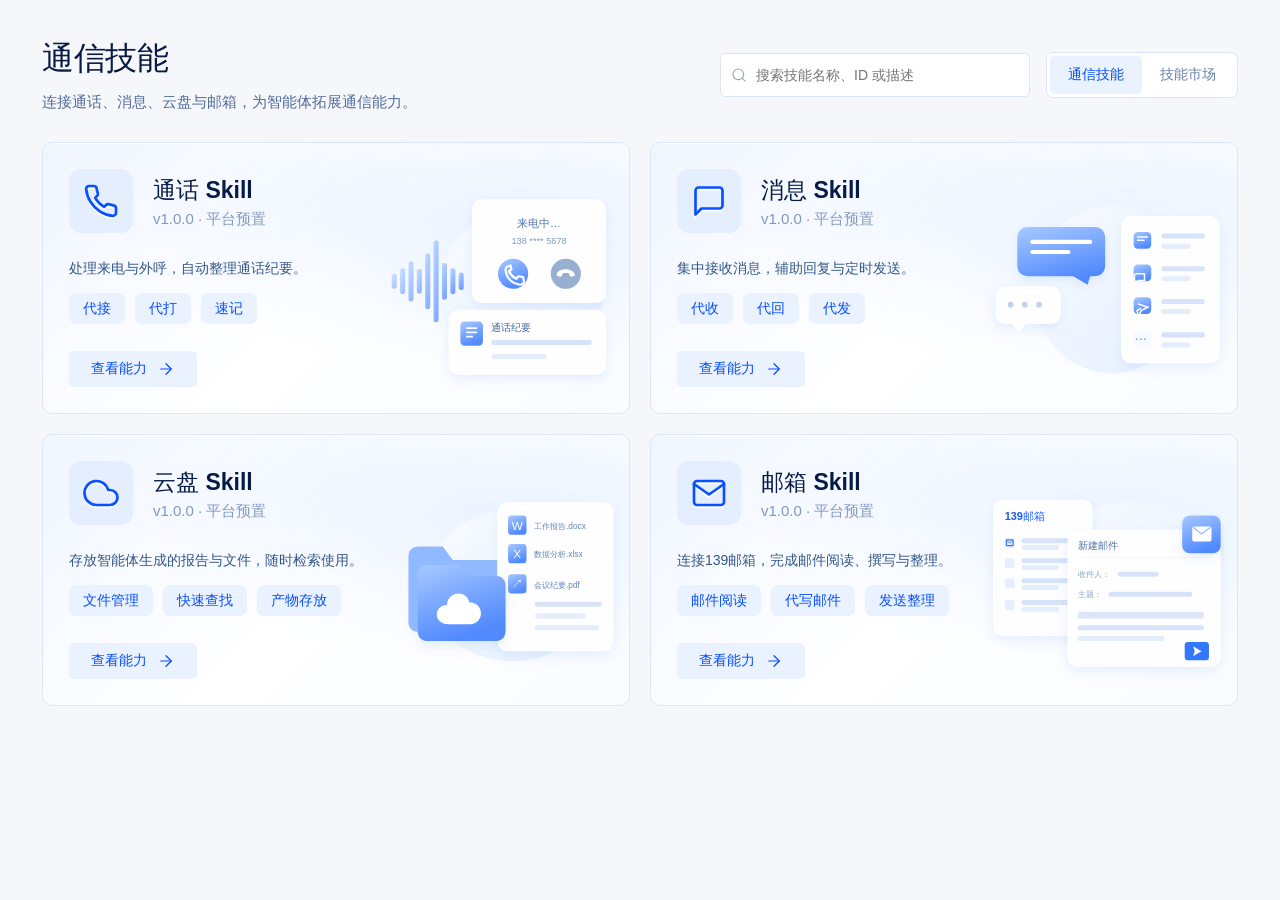
<file: client-reference/pages.html>
<!doctype html>
<html lang="zh-CN"><head><meta charset="utf-8"><meta name="viewport" content="width=device-width,initial-scale=1"><title>Open Agent Space · 智能体开放平台</title><meta name="description" content="智能体开放平台"><style>:root{--bg:#f6f7fb;--white:#fff;--ink:#18202f;--muted:#7b8497;--line:#e8ebf2;--blue:#3358d4;--blue-soft:#edf2ff;--green:#16936b;--orange:#b98219;--red:#d35156;--sidebar:220px;font-family:Inter,-apple-system,BlinkMacSystemFont,"PingFang SC","Microsoft YaHei",sans-serif;font-size:14px;color:var(--ink);font-synthesis:none}*{box-sizing:border-box}body{margin:0;background:var(--bg);letter-spacing:0}button,input,select,textarea{font:inherit}button,a,input,select,textarea{-webkit-tap-highlight-color:transparent}button,a{cursor:pointer}button{white-space:nowrap}button:disabled{cursor:not-allowed;opacity:.45}button:focus-visible,a:focus-visible{outline:3px solid #b6c7ff;outline-offset:3px}input,select,textarea{outline:none;color:var(--ink)}input:focus,select:focus,textarea:focus{border-color:#839be8!important;box-shadow:0 0 0 3px #3358d40b}a{color:var(--blue);text-decoration:none}.icon{width:18px;height:18px;stroke-width:1.65;vertical-align:middle;flex-shrink:0}.icon.sm{width:15px;height:15px}.icon.lg{width:23px;height:23px}.sidebar{position:fixed;inset:0 auto 0 0;width:var(--sidebar);background:#fff;border-right:1px solid var(--line);display:flex;flex-direction:column;padding:0 14px;z-index:20}.brand{height:82px;display:flex;align-items:center;gap:10px;padding:0 10px}.brand-mark{color:var(--blue);display:flex;align-items:center}.brand-mark .icon{width:30px;height:30px;stroke-width:2}.brand-name{font-size:19px;font-weight:700;letter-spacing:.1px}.brand-sub{font-size:10px;color:var(--muted);margin-top:3px}.nav-caption{font-size:11px;color:#969dac;padding:17px 14px 11px}.nav-item{width:100%;height:44px;margin:3px 0;background:none;border:0;text-align:left;border-radius:6px;display:flex;align-items:center;gap:13px;padding:0 14px;color:#626b7f;font-weight:450}.nav-item:hover{background:#f6f8fc}.nav-item.active{color:var(--blue);background:var(--blue-soft);font-weight:600}.nav-item.active .icon{stroke-width:2}.nav-foot{margin-top:auto;padding:18px 10px 20px;border-top:1px solid var(--line)}.workspace{display:flex;gap:9px;align-items:center;font-size:12px}.workspace .icon{color:#69738b}.workspace small{display:block;font-size:10px;color:var(--muted);margin-top:4px}.nav-foot .tiny{margin-top:16px;display:flex;gap:6px;align-items:center;color:#9ca4b3;font-size:10px}.topbar{position:fixed;top:0;left:var(--sidebar);right:0;height:64px;background:#ffffffed;backdrop-filter:blur(12px);border-bottom:1px solid var(--line);display:flex;justify-content:space-between;align-items:center;padding:0 34px;z-index:19}.breadcrumb{font-size:12px;display:flex;align-items:center;gap:10px;color:#959cac}.breadcrumb b{font-weight:500;color:#485267}.breadcrumb .icon{width:13px;height:13px}.top-actions{display:flex;gap:21px;align-items:center}.demo-tag{font-size:11px;background:#f5f7fb;color:#7a859a;border:1px solid var(--line);padding:4px 8px;border-radius:4px}.avatar{width:28px;height:28px;background:#e8edf9;color:#53658c;display:flex;align-items:center;justify-content:center;border-radius:50%;font-size:11px;font-weight:600}.top-link{border:0;background:none;color:#6d778c;font-size:12px;padding:4px}.main{margin-left:var(--sidebar);padding:99px 34px 40px;min-height:100vh}.page-head{display:flex;align-items:flex-start;justify-content:space-between;gap:20px;margin:0 0 28px}.page-head h1{font-size:25px;font-weight:650;line-height:1.4;margin:0 0 8px;letter-spacing:0}.page-head p{font-size:13px;line-height:1.7;color:var(--muted);margin:0}.actions{display:flex;align-items:center;gap:10px}.btn{display:inline-flex;align-items:center;justify-content:center;gap:7px;border:1px solid #dfe3ed;border-radius:5px;background:#fff;padding:8px 15px;min-height:35px;font-size:12px;color:#4a556b;transition:.15s}.btn:hover{border-color:#afbddf;background:#fbfcff}.btn.primary{background:var(--blue);border-color:var(--blue);color:#fff;box-shadow:0 2px 3px #3358d416}.btn.primary:hover{background:#294cc5}.btn.danger{color:var(--red);border-color:#efccce;background:#fff}.btn.icon-btn{width:35px;padding:7px}.btn.small{padding:5px 10px;min-height:29px;font-size:11px}.btn.link,.link-btn{background:none;border:0;color:var(--blue);padding:3px 0;font-size:12px}.link-btn:hover{text-decoration:underline}.btn.soft{background:var(--blue-soft);color:var(--blue);border-color:transparent}.btn.wide{width:100%}.stats{display:flex;align-items:center;padding:19px 24px;background:white;border:1px solid var(--line);border-radius:7px;margin-bottom:22px;gap:0}.stat{flex:1;text-align:left;background:none;border:0;border-right:1px solid var(--line);padding:0 27px;display:flex;align-items:center;justify-content:space-between;gap:10px;color:#7e8799;font-size:12px}.stat:first-child{padding-left:0}.stat:last-child{border:0;padding-right:0}.stat strong{font-size:24px;font-weight:600;color:#273249;font-variant-numeric:tabular-nums}.stat.active span{color:var(--blue)}.stat.active strong{color:var(--blue)}.panel{background:#fff;border:1px solid var(--line);border-radius:7px;overflow:hidden}.toolbar{display:flex;gap:10px;align-items:center;padding:20px}.search{position:relative;display:flex;align-items:center;width:260px;flex-shrink:0}.search .icon{position:absolute;left:11px;color:#9ca5b7;width:16px}.input,.select,.textarea{height:36px;border:1px solid #e0e5ef;border-radius:5px;background:#fff;padding:7px 11px;max-width:100%;font-size:12px}.input{width:100%}.search .input{padding-left:35px}.select{min-width:128px;cursor:pointer;color:#657087}.textarea{height:125px;width:100%;resize:vertical;line-height:1.8}.push{margin-left:auto}.inline-check{display:flex;align-items:center;gap:7px;font-size:12px;color:#778197;white-space:nowrap}.table-wrap{overflow:auto}.data-table{width:100%;border-collapse:collapse;text-align:left;white-space:nowrap;font-size:12px}.data-table th{height:43px;color:#8891a3;background:#fafbfe;border-top:1px solid var(--line);border-bottom:1px solid var(--line);padding:12px 15px;font-weight:500}.data-table td{padding:21px 15px;border-bottom:1px solid #edf0f6;vertical-align:middle}.data-table th:first-child,.data-table td:first-child{padding-left:22px}.data-table th:last-child,.data-table td:last-child{padding-right:22px}.data-table tr:hover td{background:#fcfdff}.data-table tr:last-child td{border-bottom:0}.agent-cell{display:flex;align-items:center;gap:11px}.agent-icon{width:36px;height:36px;border-radius:7px;display:flex;align-items:center;justify-content:center;color:#5471ce;background:#edf2ff;flex-shrink:0}.agent-icon.green{color:#40947c;background:#edf8f3}.agent-icon.amber{color:#b99049;background:#fbf4e7}.agent-icon.lavender{color:#8c77b8;background:#f2eff9}.agent-name{font-size:13px;color:#29354b;font-weight:550;border:0;background:none;padding:0;display:block;text-align:left}.agent-name:hover{color:var(--blue)}.subtext{font-size:10px;color:#a1a9b9;margin-top:5px;line-height:1.5}.mono{font-family:"SFMono-Regular",Consolas,monospace;letter-spacing:0}.copy-btn{border:0;background:none;color:#9aa5b9;padding:0 3px}.copy-btn .icon{width:11px;height:11px}.pill{padding:3px 7px;border-radius:4px;display:inline-flex;align-items:center;gap:5px;font-size:11px;color:#68748a;background:#f2f4f8;line-height:1.5}.pill.blue{color:#4a67bb;background:#edf2ff}.pill.green{color:#26876c;background:#ecf7f2}.pill.amber{color:#ac822d;background:#fcf5e5}.pill.red{color:#c36364;background:#fff0f0}.pill.gray{color:#8490a2;background:#f2f4f8}.status{display:inline-flex;gap:6px;align-items:center;font-size:12px;white-space:nowrap;color:#647087}.dot{width:5px;height:5px;border-radius:50%;background:#a4adbd;display:inline-block;flex-shrink:0}.status.running{color:#28876e}.status.running .dot{background:#2ea17b}.status.error{color:#c36364}.status.error .dot{background:#d4686d}.status.creating,.status.starting,.status.updating,.status.stopping{color:#b38b39}.status.creating .dot,.status.starting .dot,.status.updating .dot,.status.stopping .dot{background:#c89c48;animation:blink 1.2s infinite}.status.stopped .dot{background:#a5adbd}.status.draft{color:#8a96aa}.row-actions{display:flex;gap:15px;align-items:center}.row-actions .link-btn{font-size:11px}.row-actions .more{border:0;background:none;padding:3px;color:#929bad}.pending-note{font-size:10px;color:#ba9148;margin-top:6px}.table-foot{padding:15px 21px;border-top:1px solid var(--line);display:flex;align-items:center;justify-content:space-between;color:#9aa3b3;font-size:11px}.pagination{display:flex;gap:7px;align-items:center}.pagination .page{width:25px;height:25px;border:1px solid #dde5f9;background:#f0f4ff;color:var(--blue);border-radius:4px}.note-line{font-size:11px;color:#9ca5b6;margin-top:18px;display:flex;gap:6px;align-items:center}.empty{padding:75px 20px;text-align:center;color:#9aa4b7}.empty>.icon{width:32px;height:32px;margin-bottom:13px;color:#b2bdd1}.empty h3{font-size:14px;color:#657188;font-weight:500}.empty p{font-size:12px;line-height:1.8}.section-title{font-size:14px;font-weight:600;margin:0 0 20px;display:flex;align-items:center;gap:8px}.section-title .icon{color:#8f9bb1}.muted{color:var(--muted)}.tiny{font-size:11px}.subtitle{font-size:12px;color:var(--muted);line-height:1.8}.back{border:0;background:none;padding:0;color:#7a859c;font-size:11px;display:flex;align-items:center;gap:5px;margin-bottom:18px}.detail-heading{display:flex;align-items:center;gap:13px}.detail-heading .agent-icon{width:44px;height:44px}.detail-heading h1{margin:0 0 6px;font-size:23px}.detail-meta{display:flex;gap:10px;align-items:center;color:#9da7b8;font-size:10px}.detail-meta .sep{color:#d5dae5}.tabs{display:flex;gap:28px;border-bottom:1px solid #e1e6f0;margin-bottom:25px}.tab{background:none;border:0;padding:0 1px 14px;font-size:13px;color:#7c879b;position:relative}.tab.active{color:var(--blue);font-weight:600}.tab.active:after{content:"";position:absolute;height:2px;left:0;right:0;bottom:-1px;background:var(--blue)}.tab:hover{color:var(--blue)}.grid-overview{display:grid;grid-template-columns:minmax(0,1.65fr) minmax(270px,1fr);gap:20px;align-items:start}.stack{display:flex;flex-direction:column;gap:20px}.card{background:#fff;border:1px solid var(--line);border-radius:7px;padding:24px}.card-header{display:flex;justify-content:space-between;align-items:center;margin-bottom:22px}.card-header .section-title{margin:0}.kv-grid{display:grid;grid-template-columns:1fr 1fr;gap:24px 22px}.kv dt{font-size:11px;color:#939caf;margin-bottom:9px}.kv dd{font-size:12px;margin:0;color:#4c5870;line-height:1.8;overflow-wrap:anywhere}.kv.wide{grid-column:1/-1}.kv-grid dt,.kv-grid dd{margin-left:0}.env-specs{display:flex;padding:18px 0;gap:25px;border-bottom:1px solid var(--line);margin-bottom:17px}.env-specs strong{font-size:18px;font-weight:550;display:block;margin-bottom:5px}.env-specs span{font-size:10px;color:#96a0b2}.line-item{display:flex;align-items:center;gap:10px;padding:13px 0;border-bottom:1px solid #eef1f6}.line-item:last-child{border:0}.line-item .item-body{flex:1;min-width:0}.line-item strong{font-size:12px;font-weight:500}.line-item p{font-size:11px;color:#919cb0;margin:5px 0 0;line-height:1.6}.small-icon{width:28px;height:28px;background:#f2f5fb;color:#7284af;display:flex;align-items:center;justify-content:center;border-radius:5px;flex-shrink:0}.small-icon .icon{width:15px;height:15px}.alert{display:flex;gap:9px;align-items:flex-start;padding:12px 15px;background:#fff8eb;color:#a17a32;border:1px solid #f3e7cb;border-radius:5px;margin-bottom:22px;font-size:12px;line-height:1.8}.alert.blue{background:#f0f5ff;color:#6080bd;border-color:#e0e8fb}.alert.red{background:#fff3f3;border-color:#f5dddd;color:#bd6c6c}.alert .icon{width:16px;height:16px;margin-top:3px}.alert .link-btn{font-size:11px;margin-left:auto}.banner{padding:10px 15px;border-radius:5px;background:#eff7f4;border:1px solid #dceee6;display:flex;align-items:center;gap:9px;color:#4c8c78;font-size:11px;margin-bottom:20px}.form-layout{display:grid;grid-template-columns:minmax(0,1fr) 270px;gap:23px;align-items:start}.form-section{background:#fff;border:1px solid var(--line);border-radius:7px;padding:25px 28px;margin-bottom:20px}.field{margin-bottom:21px}.field:last-child{margin-bottom:0}.field>label{display:block;font-size:12px;font-weight:500;color:#526078;margin-bottom:9px}.required{color:#ca6b72;margin-left:3px}.field .help{font-size:10px;color:#9da5b4;margin:7px 0 0;line-height:1.7}.field .input,.field .select{height:38px;width:100%;font-size:12px}.field-row{display:grid;grid-template-columns:1fr 1fr;gap:20px}.field-error{font-size:11px;color:var(--red);margin-top:6px}.field .invalid{border-color:#d58b8b}.form-footer{position:sticky;bottom:0;background:#fffffff5;backdrop-filter:blur(12px);border:1px solid var(--line);padding:15px 23px;border-radius:6px;display:flex;align-items:center;justify-content:space-between;gap:15px;z-index:8;box-shadow:0 -5px 16px #263b7403}.form-footer span{font-size:11px;color:#98a2b4}.summary{position:sticky;top:88px;background:#fff;border:1px solid var(--line);border-radius:7px;padding:22px}.summary h3{font-size:13px;margin:0 0 23px}.summary dl{display:grid;gap:18px;margin:0}.summary .kv dd{font-size:11px}.summary .divider{border-top:1px solid var(--line);margin:20px 0}.summary-note{font-size:10px;color:#9aa5ba;line-height:1.9}.steps{display:flex;align-items:center;padding:23px 32px;margin-bottom:25px;background:#fff;border:1px solid var(--line);border-radius:7px}.step{display:flex;gap:9px;align-items:center;font-size:12px;color:#a0a8b8;white-space:nowrap}.step-circle{display:flex;align-items:center;justify-content:center;border-radius:50%;width:25px;height:25px;font-size:11px;background:#f0f2f8;color:#9aa5b8}.step.active{color:var(--blue);font-weight:500}.step.active .step-circle{background:var(--blue);color:#fff}.step.done{color:#5a75bb}.step.done .step-circle{background:#eaf0ff;color:#5f7dce}.step-line{height:1px;background:#e5eaf3;flex:1;margin:0 24px}.step-line.done{background:#b7c9fa}.template-grid{display:grid;grid-template-columns:1fr 1fr;gap:18px}.template-card{padding:24px;border:1px solid #e3e7f0;border-radius:6px;position:relative;background:white;cursor:pointer;text-align:left;color:inherit;white-space:normal;transition:.15s}.template-card:hover{border-color:#a2b6ec}.template-card.selected{border:1.5px solid #597ad9;padding:23.5px;background:#f9fbff;box-shadow:0 0 0 2px #5275df09}.template-card .radio{position:absolute;right:17px;top:19px}.radio{width:15px;height:15px;border:1px solid #d4dceb;border-radius:50%;display:inline-flex;align-items:center;justify-content:center}.selected .radio{border:4px solid #4e70d6}.template-card h3{font-size:17px;margin:17px 0 9px;font-weight:600}.template-card p{font-size:11px;line-height:1.9;color:#8b95a9;min-height:42px;margin:0 0 20px}.template-tags{display:flex;gap:6px;flex-wrap:wrap}.template-tags span{padding:3px 6px;background:#f2f5fa;color:#8b96ac;font-size:10px;border-radius:3px}.template-desc{display:flex;gap:9px;font-size:11px;color:#929eb4;align-items:center;padding:19px 0 0}.section-sub{font-size:11px;color:#98a2b4;margin:-8px 0 22px;line-height:1.8}.advanced{padding-top:17px;margin-top:20px;border-top:1px solid var(--line)}.disclosure{font-size:11px;display:flex;align-items:center;gap:6px;cursor:pointer;color:#7b89a0;border:0;background:none;padding:0}.advanced-content{padding-top:20px}.skill-grid{display:grid;grid-template-columns:1fr 1fr;gap:12px}.skill-card{border:1px solid #e4e9f1;border-radius:5px;padding:15px;display:flex;gap:10px;cursor:pointer;background:#fff}.skill-card.selected{border-color:#91a8e6;background:#f9fbff}.skill-card h4{font-size:12px;margin:0 0 6px;font-weight:550}.skill-card p{font-size:10px;color:#9aa4b6;line-height:1.7;margin:0}.skill-card input{accent-color:var(--blue);margin:2px 0}.skill-card .skill-body{flex:1}.skill-card .pill{margin-top:9px;font-size:9px}.subtabs{display:flex;gap:19px;margin-bottom:20px;flex-wrap:wrap}.subtab{font-size:11px;border:0;background:none;padding:5px 0;color:#93a0b6}.subtab.active{color:var(--blue);font-weight:600}.chip-row{display:flex;gap:7px;flex-wrap:wrap}.chip{display:inline-flex;gap:5px;align-items:center;padding:4px 8px;font-size:11px;border:1px solid #e0e6f2;border-radius:4px;color:#7485a8;background:#fbfcff}.review-section{padding:18px 0;border-bottom:1px solid var(--line)}.review-section:first-child{padding-top:0}.review-section:last-child{border:0;padding-bottom:0}.review-title{display:flex;justify-content:space-between;align-items:center;margin-bottom:15px;font-size:12px;font-weight:550}.progress-track{display:flex;flex-direction:column;gap:0;padding:2px 0}.progress-step{display:flex;gap:13px;align-items:flex-start;font-size:12px;color:#96a2b8;min-height:49px}.progress-step .progress-circle{width:20px;height:20px;border:1px solid #e1e6f0;display:flex;align-items:center;justify-content:center;border-radius:50%;font-size:10px;position:relative;flex-shrink:0}.progress-step:not(:last-child) .progress-circle:after{content:"";height:27px;width:1px;background:#e3e9f3;position:absolute;top:20px;left:9px}.progress-step.done{color:#568e7b}.progress-step.done .progress-circle{background:#eff8f3;border-color:#dceee5}.progress-step.current{color:#5b79bf}.progress-step.current .progress-circle{background:#eef3ff;border-color:#bdcdf1}.progress-step small{display:block;font-size:10px;margin-top:5px;color:#9aa6ba}.runtime-grid{display:grid;grid-template-columns:1fr 1fr;gap:20px}.timeline{display:flex;align-items:flex-start;gap:13px;padding:14px 0;border-bottom:1px solid #edf0f7;font-size:11px}.timeline:last-child{border:0}.timeline .time{color:#9aa6b9;min-width:120px;font-size:10px}.timeline strong{font-size:11px;font-weight:500;display:block;color:#61708b}.timeline p{margin:6px 0 0;color:#98a4b8;font-size:10px}.debug-layout{display:grid;grid-template-columns:190px minmax(0,1fr) 240px;height:calc(100vh - 288px);min-height:520px;background:#fff;border:1px solid var(--line);border-radius:7px;overflow:hidden}.session-sidebar{border-right:1px solid var(--line);padding:17px 12px;background:#fcfdff;overflow:auto}.session-sidebar .btn{margin-bottom:21px}.session-caption{font-size:10px;color:#a2adbe;margin:0 7px 12px}.session-item{display:block;width:100%;padding:11px 10px;margin-bottom:5px;background:transparent;border:0;border-radius:5px;text-align:left;color:#75839d;overflow:hidden}.session-item.active{background:#edf2fc;color:#536ea9}.session-item strong{font-size:11px;font-weight:500;display:block;text-overflow:ellipsis;overflow:hidden;white-space:nowrap}.session-item span{font-size:9px;display:block;margin-top:7px;opacity:.65}.chat{display:flex;flex-direction:column;min-width:0;overflow:hidden}.chat-head{height:52px;border-bottom:1px solid var(--line);padding:0 20px;display:flex;align-items:center;gap:10px;color:#7e8ba4;font-size:11px;flex-shrink:0}.chat-messages{padding:24px;flex:1;overflow:auto;scroll-behavior:smooth}.chat-welcome{height:100%;display:flex;align-items:center;justify-content:center;flex-direction:column;text-align:center}.chat-welcome .agent-icon{width:45px;height:45px;margin-bottom:17px}.chat-welcome h3{font-size:17px;font-weight:550;margin:0 0 8px}.chat-welcome p{font-size:11px;color:#a0aabc;line-height:1.9;margin:0 0 23px}.suggestion{font-size:11px;color:#8a96af;background:#fafbfe;border:1px solid #e4e9f3;border-radius:5px;padding:9px 14px;margin:4px;white-space:normal;text-align:left;max-width:100%}.suggestion:hover{border-color:#a7bae7;color:#5b78b4}.chat-message{display:flex;gap:11px;margin-bottom:22px;font-size:12px;line-height:1.9}.chat-message.user{flex-direction:row-reverse}.message-avatar{width:26px;height:26px;border-radius:5px;background:#eef2fc;display:flex;align-items:center;justify-content:center;color:#7790cd;flex-shrink:0;font-size:9px}.message-avatar .icon{width:15px;height:15px}.message-content{max-width:88%;min-width:0}.message-content .message-label{font-size:10px;color:#9ca7bc;margin-bottom:6px}.message-content .body{white-space:pre-wrap;overflow-wrap:anywhere;color:#56657f}.user .body{padding:10px 15px;background:#f0f4fc;color:#586f9c;border-radius:6px}.user .message-label{text-align:right}.file-output{display:flex;gap:10px;align-items:center;padding:12px;margin-top:12px;border:1px solid #e3e9f3;border-radius:5px;background:#fcfdff;font-size:11px}.file-output .icon{color:#7795c9}.file-output small{display:block;color:#a1adbf;font-size:9px;margin-top:4px}.chat-input-wrap{padding:13px 20px 13px;background:#fff;flex-shrink:0}.chat-input-box{border:1px solid #dce3f0;border-radius:7px;padding:10px 12px;background:#fff;box-shadow:0 2px 8px #24345704}.chat-input-box textarea{border:0;resize:none;width:100%;font-size:11px;line-height:1.8;height:50px;background:transparent;box-shadow:none}.chat-input-tools{display:flex;align-items:center;gap:10px;font-size:10px;color:#a6afbf}.chat-input-tools .send{padding:6px;width:28px;min-height:28px}.chat-input-footer{text-align:center;font-size:9px;color:#b0b8c8;padding:9px 0 0}.execution{background:#fcfdff;border-left:1px solid var(--line);padding:20px 16px;overflow:auto}.execution h4{font-size:11px;font-weight:550;margin:0 0 20px;color:#7485a0;display:flex;gap:7px;align-items:center}.execution .subtitle{font-size:10px;color:#a1adbf}.exec-item{display:flex;gap:9px;margin:18px 0;color:#7d8ea8;font-size:10px}.exec-item .icon{width:13px;height:13px;color:#589d83}.exec-item p{font-size:9px;color:#a4afc1;line-height:1.7;margin:5px 0}.exec-divider{border-top:1px solid var(--line);margin:25px 0}.resource-grid{display:grid;grid-template-columns:repeat(3,minmax(0,1fr));gap:18px}.resource-card{border:1px solid var(--line);background:white;border-radius:7px;padding:22px;display:flex;flex-direction:column;min-height:210px}.resource-card-top{display:flex;justify-content:space-between;align-items:center;margin-bottom:17px}.resource-card h3{font-size:14px;margin:0 0 8px;font-weight:550}.resource-card p{color:#95a0b4;font-size:11px;line-height:1.8;margin:0 0 20px}.resource-card-bottom{margin-top:auto;padding-top:15px;border-top:1px solid #edf0f6;display:flex;align-items:center;justify-content:space-between;font-size:10px;color:#9ea8bb}.quick-intro{padding:8px 0 25px}.quick-intro .eyebrow{font-size:10px;color:#8395bd;margin-bottom:14px;letter-spacing:1px}.quick-intro h1{font-size:29px;margin:0 0 12px;font-weight:600}.quick-intro p{font-size:12px;color:#929db0;line-height:1.9}.quick-flow{display:flex;gap:25px;margin:25px 0 35px;padding:22px 0;border-top:1px solid #e2e7f1;border-bottom:1px solid #e2e7f1}.quick-flow-item{flex:1;display:flex;gap:12px;align-items:center}.quick-flow-item .index{font-size:22px;color:#c2cee6;font-weight:400}.quick-flow-item strong{font-size:12px;font-weight:500;color:#667694}.quick-flow-item p{font-size:10px;color:#a0acc0;margin:6px 0 0}.quick-template-grid{display:grid;grid-template-columns:1fr 1fr;gap:20px}.quick-template{padding:25px;background:#fff;border:1px solid var(--line);border-radius:7px}.quick-template h3{font-size:16px;margin:17px 0 9px}.quick-template p{font-size:11px;line-height:1.9;color:#97a2b6;margin:0 0 24px;max-width:420px}.quick-template .template-bottom{display:flex;justify-content:space-between;align-items:center;border-top:1px solid var(--line);padding-top:20px}.quick-recent{margin-top:32px}.quick-recent h3{font-size:13px;font-weight:550;margin-bottom:17px}.quick-links{display:flex;gap:16px;flex-wrap:wrap}.quick-link{background:#fff;border:1px solid var(--line);border-radius:5px;padding:12px 15px;display:flex;align-items:center;gap:10px;font-size:11px;color:#7e8faa}.menu{position:fixed;z-index:60;min-width:155px;background:#fff;box-shadow:0 5px 25px #23366118;border:1px solid var(--line);border-radius:6px;padding:5px}.menu button{width:100%;display:flex;align-items:center;gap:9px;background:none;border:0;padding:10px 11px;font-size:11px;color:#77849d;text-align:left;border-radius:4px}.menu button:hover{background:#f4f7fc}.menu button.danger{color:#c27679}.menu .divider{height:1px;background:#edf0f5;margin:4px}.overlay{position:fixed;inset:0;background:#1723383b;z-index:80;display:flex;align-items:center;justify-content:center;backdrop-filter:blur(1px)}.modal{width:470px;max-width:calc(100vw - 40px);background:#fff;border-radius:8px;box-shadow:0 18px 70px #1a2d4b2b;max-height:85vh;overflow:auto}.modal-head{padding:23px 25px 0;display:flex;justify-content:space-between;align-items:center}.modal-head h3{font-size:16px;font-weight:600;margin:0}.close{border:0;background:none;padding:2px;color:#9ba7bb;display:flex;align-items:center;justify-content:center}.modal-body{padding:21px 25px;color:#8490a6;font-size:12px;line-height:1.9}.modal-body p{margin:0 0 16px}.modal-foot{display:flex;justify-content:flex-end;gap:10px;padding:0 25px 22px}.drawer-overlay{align-items:stretch;justify-content:flex-end}.drawer{width:570px;max-width:100%;background:#fff;box-shadow:-15px 0 40px #1c2d4820;display:flex;flex-direction:column}.drawer-head{padding:25px 25px 20px;border-bottom:1px solid var(--line);display:flex;justify-content:space-between;align-items:flex-start}.drawer-head h3{font-size:17px;margin:0 0 6px;font-weight:600}.drawer-head p{font-size:11px;color:#99a4b7;margin:0}.drawer-body{padding:24px;overflow:auto;flex:1}.drawer-foot{padding:18px 25px;border-top:1px solid var(--line);display:flex;justify-content:space-between;align-items:center;font-size:11px;color:#9ca8ba}.drawer .skill-grid{grid-template-columns:1fr}.toast-host{position:fixed;top:80px;left:calc(50% + 80px);transform:translateX(-50%);z-index:120;pointer-events:none;display:flex;flex-direction:column;gap:10px}.toast{display:flex;align-items:center;gap:8px;padding:11px 18px;background:#fff;border:1px solid #e2e9f2;box-shadow:0 5px 24px #1c2d4a17;border-radius:5px;color:#6c829f;font-size:12px;animation:toast-in .18s ease-out}.toast .icon{width:15px;color:#4d9a80}.toast.error .icon{color:#ca7a7a}.check{accent-color:var(--blue)}.scope-list{display:flex;gap:8px;flex-wrap:wrap;margin:12px 0 0}.tag-plain{font-size:10px;color:#8392ae;background:#f4f6fb;padding:4px 8px;border-radius:4px}.help-block{padding:20px 0;border-bottom:1px solid var(--line)}.help-block:first-child{padding-top:0}.help-block h4{font-size:12px;color:#61738e;margin:0 0 8px}.help-block p{font-size:11px;color:#95a2b8;line-height:1.9;margin:0}.skeleton-line{width:55%;height:6px;background:#f2f5f9;margin:8px 0;border-radius:3px}.pulse-dots{color:#8597ba;animation:blink 1s infinite;font-size:11px}.kb-upload{display:block;border:1px dashed #cad6eb;padding:25px;text-align:center;color:#92a2bc;font-size:11px;border-radius:5px;background:#fcfdff;cursor:pointer}.kb-upload input{width:100%;font-size:10px;margin-top:10px}.error-summary{font-size:11px;color:#be777c;line-height:1.8}.skill-meta{display:flex;gap:7px;align-items:center;margin-top:8px}.switch{position:relative;display:inline-flex;width:30px;height:17px;background:#dce3ef;border-radius:12px;border:0;padding:0;transition:.2s;flex-shrink:0}.switch.on{background:#5578d1}.switch:after{content:"";position:absolute;left:2px;top:2px;width:13px;height:13px;background:#fff;border-radius:50%;transition:.2s}.switch.on:after{left:15px}.focus-chip{border:1px solid #d6e2fc;color:#6b8cc7;background:#f2f6ff;font-size:10px;padding:4px 8px;border-radius:4px}.resource-tools{display:flex;gap:12px;align-items:center;margin-bottom:22px}.recent-session-title{font-size:12px;color:#76859e}.json-block{font-family:Consolas,monospace;background:#f5f7fb;border:1px solid #e7edf5;border-radius:5px;color:#8495ae;padding:15px;white-space:pre-wrap;font-size:11px;line-height:1.9;overflow:auto}@keyframes blink{50%{opacity:.4}}@keyframes toast-in{from{opacity:0;transform:translateY(-5px)}to{opacity:1;transform:translateY(0)}}@media(min-width:1680px){.main{padding-left:48px;padding-right:48px}.topbar{padding-left:48px;padding-right:48px}.data-table td{padding-top:24px;padding-bottom:24px}.debug-layout{height:calc(100vh - 290px)}}@media(max-width:1200px){:root{--sidebar:190px}.main{padding-left:24px;padding-right:24px}.topbar{padding:0 24px}.brand-name{font-size:17px}.brand{gap:8px;padding-left:7px}.form-layout{grid-template-columns:minmax(0,1fr) 230px}.debug-layout{grid-template-columns:155px minmax(0,1fr)}.execution{display:none}.resource-grid{grid-template-columns:1fr 1fr}.toolbar .select{min-width:100px;max-width:120px}.search{width:210px}.data-table{min-width:960px}}@media(max-width:900px){:root{--sidebar:76px}.brand{justify-content:center;padding:0}.brand-text,.nav-caption,.nav-item span,.nav-foot{display:none}.sidebar{padding:0 10px}.nav-item{justify-content:center;padding:0;margin:8px 0}.brand-mark .icon{width:28px}.topbar{padding:0 20px}.main{padding:90px 20px 30px}.top-actions{gap:10px}.grid-overview,.runtime-grid{grid-template-columns:1fr}.form-layout{grid-template-columns:1fr}.summary{position:static;order:2}.steps{padding:18px}.step-line{margin:0 12px}.step{font-size:10px}.resource-grid{grid-template-columns:1fr 1fr}.toolbar{flex-wrap:wrap}.toolbar .push{margin-left:0}.stats{padding:17px}.stat{padding:0 15px;font-size:10px}.stat strong{font-size:20px}.debug-layout{grid-template-columns:135px minmax(0,1fr)}.page-head h1{font-size:22px}.detail-meta{flex-wrap:wrap}.tabs{gap:22px}.toast-host{left:55%}.quick-flow{gap:12px}.quick-flow-item .index{font-size:18px}}@media(max-width:640px){.page-head{flex-direction:column;gap:15px}.template-grid,.skill-grid,.quick-template-grid,.resource-grid{grid-template-columns:1fr}.field-row,.kv-grid{grid-template-columns:1fr}.stats{gap:0}.stat{display:block;padding:0 10px}.stat strong{display:block;margin-top:7px}.demo-tag{display:none}.step-line{margin:0 6px}.step{gap:5px}.step-circle{width:20px;height:20px}.steps{padding:13px 10px}.step{font-size:9px}.debug-layout{display:flex}.session-sidebar{display:none}.chat{flex:1}.quick-flow{flex-direction:column}.form-section,.card{padding:20px}.detail-heading h1{font-size:20px}.tabs{gap:15px;overflow:auto;white-space:nowrap}.tab{font-size:11px}.form-footer{padding:12px}.form-footer>span{display:none}.chat-input-wrap{padding:12px}.topbar .breadcrumb{font-size:10px}}

/* Readability and a complete debug workspace at laptop heights. */
.subtext{font-size:11px;color:#8e99ad}.data-table{font-size:12px}.data-table th{font-size:12px}.chat-message{font-size:13px}.message-content .body{color:#4b5b75}.chat-head{font-size:12px}.chat-input-box textarea{font-size:12px}.execution .subtitle{font-size:11px;color:#909eb5}.exec-item{font-size:11px}.exec-item p{font-size:10px;color:#95a3ba}.debug-layout{height:calc(100vh - 310px);min-height:390px}.message-label{color:#8b98b0!important}.session-item strong{font-size:12px}.session-item span{font-size:10px}.session-caption{font-size:11px}.chat-input-footer{font-size:10px}.section-sub,.subtitle,.help{color:#8b98ae}.quick-flow-item p{font-size:11px}.quick-template p{font-size:12px}.quick-intro p{font-size:13px}.card .kv dt{color:#8b98af}.resource-card p{font-size:12px;color:#8796af}.resource-card-bottom{font-size:11px}.note-line{color:#8a99b2}
</style><style>/* Configurable modules and the full creation journey. */
.agent-runtime-section{border-top:3px solid #d9e3ff}.agent-choice-heading{display:flex;align-items:baseline;justify-content:space-between;gap:12px;margin-bottom:17px}.agent-choice-heading .section-title{margin:0}.agent-choice-caption{font-size:10px;color:#93a1b9;line-height:1.8}.agent-choice-grid{display:grid;grid-template-columns:repeat(2,minmax(0,1fr));gap:14px}.agent-choice{position:relative;display:block;cursor:pointer;min-width:0}.agent-choice>input{position:absolute;inset:0;width:100%;height:100%;margin:0;opacity:0;cursor:pointer;z-index:1}.agent-choice-content{display:flex;flex-direction:column;height:100%;box-sizing:border-box;border:1px solid #dfe5f0;border-radius:7px;background:#fff;padding:20px;transition:border-color .16s,background .16s,box-shadow .16s}.agent-choice:hover .agent-choice-content{border-color:#aebee8;box-shadow:0 3px 10px #263c6908}.agent-choice>input:checked+.agent-choice-content{border-color:#5476db;background:#f6f8ff;box-shadow:inset 0 0 0 1px #5476db}.agent-choice>input:focus-visible+.agent-choice-content{outline:3px solid #c3d1fa;outline-offset:3px}.agent-choice-top{display:flex;align-items:center;gap:10px;margin-bottom:17px}.agent-choice-icon{display:flex;align-items:center;justify-content:center;flex-shrink:0;width:40px;height:40px;background:#edf2ff;color:#5276d3;border-radius:8px}.agent-choice-icon .icon{width:22px;height:22px}.agent-choice.violet .agent-choice-icon{background:#f0edfb;color:#8b73c5}.agent-choice.green .agent-choice-icon{background:#eaf7f1;color:#46a17f}.agent-choice-tag{font-size:10px;line-height:1.7;color:#8292ad}.agent-choice-check{display:flex;align-items:center;justify-content:center;flex-shrink:0;width:18px;height:18px;border:1px solid #d4ddeb;border-radius:50%;margin-left:auto;box-sizing:border-box;color:transparent}.agent-choice-check .icon{width:12px;height:12px}.agent-choice>input:checked+.agent-choice-content .agent-choice-check{background:#4267d3;border-color:#4267d3;color:#fff}.agent-choice-content>strong{display:block;font-size:16px;color:#334768;font-weight:600;line-height:1.6;margin-bottom:8px}.agent-choice-desc{font-size:11px;color:#8696af;line-height:1.9;display:block}.agent-environment-block{margin-top:27px;padding-top:24px;border-top:1px solid #e9edf5}.environment-choices .agent-choice-content{padding:17px 19px}.environment-choices .agent-choice-top{margin-bottom:12px}.environment-choices .agent-choice-icon{width:33px;height:33px;border-radius:6px}.environment-choices .agent-choice-icon .icon{width:18px;height:18px}.environment-choices .agent-choice-content>strong{font-size:13px;margin-bottom:5px}.agent-spec-field{max-width:calc(50% - 7px);margin-top:24px}.agent-spec-field .field{margin-bottom:0}
@media(max-width:640px){.agent-choice-heading{display:block}.agent-choice-caption{display:block;margin-top:6px}.agent-choice-grid{gap:10px}.agent-choice-content,.environment-choices .agent-choice-content{padding:15px 13px}.agent-choice-top{gap:6px}.agent-choice-tag{font-size:9px}.agent-choice-icon{width:31px;height:31px;border-radius:6px}.agent-choice-icon .icon{width:18px;height:18px}.agent-choice-content>strong{font-size:14px}.agent-choice-desc{font-size:10px}.agent-choice-check{width:16px;height:16px}.agent-spec-field{max-width:100%}}
@media(max-width:440px){.agent-choice-grid{grid-template-columns:1fr}.agent-choice-content{padding:17px}.agent-choice-top{margin-bottom:10px}.agent-choice-icon{width:33px;height:33px}.agent-choice-tag{font-size:10px}.agent-choice-desc{font-size:11px}}
.wizard-steps{display:grid;grid-template-columns:repeat(7,minmax(0,1fr));gap:0;background:#fff;border:1px solid var(--line);border-radius:7px;margin:0 0 25px;overflow:hidden}
.wizard-step{appearance:none;border:0;border-right:1px solid #edf0f5;background:#fff;color:#8390a6;display:flex;align-items:center;justify-content:center;gap:7px;padding:17px 4px;cursor:pointer;font-family:inherit;font-size:11px;font-weight:500;white-space:nowrap}
.wizard-step:last-child{border-right:0}.wizard-step>span{width:21px;height:21px;border:1px solid #dce2ed;border-radius:50%;display:flex;align-items:center;justify-content:center;font-size:10px;flex-shrink:0}
.wizard-step.active{color:var(--blue);background:#f3f6ff;box-shadow:inset 0 -2px var(--blue)}.wizard-step.active>span{color:white;background:var(--blue);border-color:var(--blue)}.wizard-step.done{color:#536c9f}.wizard-step.done>span{background:#edf2fc;border-color:#edf2fc}
.wizard-footer{position:sticky;bottom:0;z-index:5;box-shadow:0 -8px 20px #f6f8fcdd}.textarea.short{height:78px;min-height:70px}.connection{display:flex;align-items:center;gap:10px;min-height:38px}.tool-options{display:grid;grid-template-columns:repeat(5,minmax(0,1fr));gap:10px}.tool-option{display:flex;align-items:flex-start;gap:7px;border:1px solid #e5eaf2;border-radius:5px;padding:11px 8px;cursor:pointer;min-width:0}.tool-option strong{display:block;color:#35425b;font-size:11px;font-weight:600}.tool-option small{display:block;color:#94a0b3;font-size:10px;margin-top:4px}.tool-option:has(input:checked){border-color:#b5c4f2;background:#f8faff}.tool-option .check{margin-top:1px}
.capability-grid{display:grid;grid-template-columns:1fr 1fr;gap:12px}.capability-option{display:flex;gap:10px;align-items:flex-start;border:1px solid #e5eaf2;border-radius:6px;padding:16px 12px;cursor:pointer;min-height:119px}.capability-option.selected{border-color:#b3c3f1;background:#f7f9ff}.capability-option .check{margin-top:7px;flex-shrink:0}.capability-option strong{font-size:12px;font-weight:600}.capability-option p{color:#8390a6;font-size:11px;line-height:1.8;margin:7px 0}.capability-option .small-icon{flex-shrink:0}.capability-grid .empty{grid-column:1/-1}.empty.compact{padding:36px 10px}.empty.compact h3{font-size:13px}
.check-row{display:flex;gap:16px;flex-wrap:wrap;min-height:40px;align-items:center}.check-row label{display:flex;align-items:center;gap:7px;font-size:12px;color:#56647b;cursor:pointer}.association-preview{display:flex;gap:13px;align-items:flex-start;padding:19px 0 8px;border-top:1px solid var(--line)}.association-preview>div{flex:1}.association-preview strong{font-size:13px}.association-preview p{font-size:12px;color:#8995a9;line-height:1.8;margin:8px 0}.association-preview .small-icon{width:36px;height:36px;flex-shrink:0}.optional-state{display:flex;align-items:center;gap:8px;padding:18px 0;color:#9aa5b7;font-size:12px;line-height:1.8}.identity-hint{display:flex;gap:15px;align-items:flex-start;background:#f7f9ff}.identity-hint>.icon{color:var(--blue);margin-top:2px}.identity-hint .section-sub{margin-bottom:0}.summary-eyebrow{font-size:10px;color:#99a4b7;letter-spacing:1px;margin-bottom:12px}.summary>h3{font-size:16px;line-height:1.7;margin:0 0 20px;overflow-wrap:anywhere}.summary dl{display:flex;flex-direction:column;gap:14px}.summary .kv{display:flex;justify-content:space-between;gap:12px}.summary dt{margin:0;white-space:nowrap;font-size:11px}.summary dd{margin:0;text-align:right;font-size:11px;overflow-wrap:anywhere;line-height:1.6}.summary-note{display:flex;align-items:flex-start;gap:6px;border-top:1px solid var(--line);margin-top:20px;padding-top:15px;color:#8996ae;font-size:10px;line-height:1.8}.summary-note .icon{flex-shrink:0;margin-top:3px}.review-sub{display:block;color:#99a4b8;font-size:10px;margin-top:5px}.module-connections{margin-bottom:20px}.module-connections dd .mono{font-size:11px}
.resource-name{display:flex;align-items:center;gap:11px}.resource-name .small-icon{width:32px;height:32px;flex-shrink:0}.name-link{text-align:left;line-height:1.7!important;font-size:12px!important;max-width:190px;overflow-wrap:anywhere}.resource-config{font-size:11px;line-height:1.9;max-width:230px;display:block;color:#7b89a0}.resource-table th,.resource-table td{padding-left:17px;padding-right:17px}.resource-table .muted{font-size:10px;white-space:nowrap}.table-actions{display:flex;gap:12px;white-space:nowrap}.btn.text-btn{padding:0;border:0;background:none;font-size:11px;height:auto;min-height:24px;color:var(--blue);box-shadow:none}.btn.text-btn.danger{color:#d96770}.resource-detail-title{display:flex;align-items:center;gap:13px;margin-bottom:20px}.resource-detail-title strong{font-size:16px}.resource-kv{margin:25px 0}.form-subheading{font-size:12px;margin:24px 0 13px;font-weight:600;color:#43516a}.resource-modal{width:660px;max-width:calc(100vw - 40px)}.resource-modal .modal-body{max-height:67vh;overflow:auto;padding:24px 28px}.resource-modal .modal-foot{gap:8px}.resource-modal .form-foot-note{margin-right:auto;max-width:270px;line-height:1.6;font-size:10px}.resource-modal .field:last-child{margin-bottom:0}.resource-modal .select{width:100%}.resource-modal .textarea{font-size:12px}.file-input{padding:9px;height:auto}.upload-zone{position:relative!important;display:flex!important;flex-direction:column;align-items:center;justify-content:center;gap:10px;cursor:pointer;border:1px dashed #ccd6e8!important;border-radius:6px;padding:25px 10px;color:#5f7190!important;background:#fafbfe;font-size:12px!important}.upload-zone .icon{width:25px;height:25px;color:#7c94c7}.upload-zone input{position:absolute;opacity:0;inset:0;width:100%;height:100%;cursor:pointer}.upload-zone small{font-size:10px;color:#98a6bc}.existing-files{padding-bottom:8px}.existing-files label{display:flex;align-items:center;gap:9px;color:#7a899f;font-size:12px;margin:10px 0}.strategy-options{display:flex;flex-direction:column;gap:10px}.strategy-options>label{border:1px solid #e4e9f2;border-radius:5px;padding:15px;display:flex;gap:12px;align-items:flex-start;cursor:pointer}.strategy-options>label:has(input:checked){background:#f7f9ff;border-color:#b8c8f4}.strategy-options strong{display:block;font-size:12px;font-weight:500;color:#43516a}.strategy-options small{display:block;color:#9ba6b9;font-size:11px;line-height:1.8;margin-top:5px}.strategy-options .check{margin-top:2px}.custom-strategy{border-top:1px solid var(--line);padding:16px 0 0}.custom-strategy .card-header strong{font-size:11px;color:#92a0b6}.credential-demo{display:flex;align-items:center;gap:10px;padding:13px;background:#f6f8fc;border-radius:5px;justify-content:space-between;margin-top:20px;font-size:11px}.readonly{background:#f7f9fc;color:#96a0b5}.drawer .resource-kv .kv.wide{grid-column:1/-1}.progress-item{display:flex;align-items:center;gap:13px;padding:13px 0;color:#a0acc0}.progress-dot{width:25px;height:25px;border:1px solid #dce3ee;border-radius:50%;display:flex;align-items:center;justify-content:center;font-size:10px}.progress-item strong{display:block;font-size:12px;font-weight:500}.progress-item small{display:block;font-size:10px;margin-top:5px}.progress-item.complete{color:#51846e}.progress-item.complete .progress-dot{border-color:#b9dbcb;background:#f0f8f4}.progress-item.current{color:var(--blue)}.progress-item.current .progress-dot{color:#fff;background:var(--blue);border-color:var(--blue)}
.sandbox-mcp-section{border-top:1px solid var(--line);margin-top:19px;padding-top:1px}.sandbox-mcp-section .form-subheading{margin-bottom:7px}.sandbox-mcp-desc{font-size:11px;color:#93a0b5;line-height:1.8;margin:0 0 16px}.sandbox-mcp-field{margin-top:13px}.sandbox-mcp-label{display:block;font-size:10px;color:#65748e;margin-bottom:7px}.sandbox-mcp-label small{font-size:10px;color:#9aa6ba}.sandbox-mcp-value{min-height:39px;box-sizing:border-box;padding:8px 10px;border:1px solid #e1e7f0;border-radius:5px;background:#fafbfe;display:flex;align-items:center;justify-content:space-between;gap:10px}.sandbox-mcp-value>.mono{font-size:10px;color:#536178;overflow-wrap:anywhere;min-width:0}.sandbox-mcp-value .btn.text-btn{white-space:nowrap}.sandbox-mcp-actions{display:flex;align-items:center;gap:9px;flex-shrink:0}.mcp-icon-button{display:inline-flex;align-items:center;justify-content:center;width:24px;height:24px;border:0;background:transparent;color:#5476cf;cursor:pointer;padding:0}.mcp-icon-button .icon{width:14px;height:14px}.sandbox-mcp-footer{display:flex;justify-content:flex-end;margin-top:9px}.sandbox-mcp-footer .btn{min-height:30px;padding:6px 10px}
@media(max-width:1150px){.tool-options{grid-template-columns:repeat(3,minmax(0,1fr))}.wizard-step{font-size:10px;gap:5px}.wizard-step>span{width:18px;height:18px}.resource-table th,.resource-table td{padding-left:12px;padding-right:12px}.table-actions{gap:8px}.resource-config{max-width:170px}}
.compact-new-session{display:none}
@media(max-width:900px){.wizard-steps{display:flex;overflow-x:auto}.wizard-step{min-width:115px}.capability-grid{grid-template-columns:1fr}.tool-options{grid-template-columns:repeat(3,minmax(0,1fr))}.resource-modal .form-foot-note{display:none}}

.memory-singleton-note{display:flex;align-items:center;gap:14px;padding:17px 20px;margin-bottom:20px;background:#f0f5ff;border:1px solid #e0e8fb;border-radius:7px;color:#607bb5}.memory-singleton-note>.icon{width:22px;height:22px}.memory-singleton-note strong{display:block;font-size:12px;font-weight:600;color:#4f6595}.memory-singleton-note p{margin:5px 0 0;font-size:11px;line-height:1.7;color:#8394b6}.memory-manager-grid{display:grid;grid-template-columns:minmax(0,1.45fr) minmax(320px,.85fr);gap:20px;align-items:start}.memory-manager-grid .card{padding:24px}.memory-manager-grid .section-sub{margin:6px 0 0}.memory-items{border-top:1px solid var(--line);margin-top:18px}.memory-item{padding:17px 0}.memory-item:last-child{border-bottom:0}.memory-add{border-top:1px solid var(--line);margin-top:6px;padding-top:22px}.memory-add .textarea{margin-top:14px}.memory-add-actions{display:flex;justify-content:flex-end;margin-top:12px}.memory-agent-card .line-item{gap:10px}.memory-agent-item .status{font-size:10px}.memory-agent-item .btn{margin-left:5px}

.knowledge-manager-grid{display:grid;grid-template-columns:minmax(0,1.45fr) minmax(320px,.85fr);gap:20px;align-items:start}.knowledge-agent-card{padding:24px}.knowledge-agent-card .card-header{margin-bottom:12px}.knowledge-agent-card .section-sub{margin:6px 0 0}.knowledge-agent-card .line-item{gap:10px}.knowledge-agent-item .status{font-size:10px}.knowledge-agent-item .btn{margin-left:5px}.supported-file-types{padding:14px 16px;background:#f7f9fd;border:1px solid #e4eaf4;border-radius:6px}.supported-file-types strong{display:block;font-size:12px;color:#405270}.supported-file-types p{margin:6px 0 0;font-size:10px;color:#8b98ad}.knowledge-file-summary>strong{display:block;font-size:11px;font-weight:500;color:#53647f}.knowledge-parse-stats{display:flex;flex-wrap:wrap;gap:5px 10px;margin-top:7px;font-size:9px;white-space:nowrap}.knowledge-parse-stats .parsed{color:#32a879}.knowledge-parse-stats .parsing{color:#d59a32}.knowledge-parse-stats .failed{color:#df6767}.resource-kv .knowledge-file-summary>strong{font-size:12px;color:#2f3b52}.resource-kv .knowledge-parse-stats{margin-top:8px}.knowledge-table th:nth-child(2),.knowledge-table td:nth-child(2){width:30%}.knowledge-table th:nth-child(3),.knowledge-table td:nth-child(3){width:20%}.knowledge-table th:last-child,.knowledge-table td:last-child{width:170px}
.list-pagination{display:flex;align-items:center;justify-content:space-between;gap:12px;padding:13px 0 1px;border-top:1px solid var(--line);color:#8b96a9;font-size:10px}.list-pagination .pagination{display:flex;align-items:center;gap:7px}.list-pagination .btn.icon-btn{width:28px;min-height:28px;padding:5px}.list-pagination .btn.icon-btn .icon{width:13px;height:13px}.list-pagination .page{width:27px;height:27px;border:1px solid #cbd7f4;background:#edf2ff;color:var(--blue);border-radius:4px}.list-pagination .page-total{min-width:17px;color:#9aa5b7}.table-foot>.list-pagination{width:100%;padding:0;border-top:0}.knowledge-list-card .list-pagination{padding:13px 20px}.knowledge-agent-card>.list-pagination,.memory-agent-card>.list-pagination{margin-top:8px}.knowledge-file-list+.list-pagination{margin-bottom:3px}.identity-roster .list-pagination{margin:8px 16px 16px;padding-top:12px}
.knowledge-detail-title{align-items:flex-start;margin:8px 0 25px}.knowledge-detail-copy{flex:1;min-width:0}.knowledge-name-row{display:flex;align-items:center;gap:12px;min-height:32px}.knowledge-name-row strong{font-size:16px;color:#29354b}.knowledge-name-row .btn{padding:4px 9px;min-height:27px}.knowledge-detail-copy>p{font-size:11px;color:#8e9bb0;line-height:1.8;margin:9px 0 0}.knowledge-meta{padding-bottom:24px;margin-bottom:0;border-bottom:1px solid var(--line)}.knowledge-list-heading{display:flex;align-items:center;justify-content:space-between}.knowledge-list-heading .form-subheading{font-size:13px;margin:24px 0 12px}.knowledge-file-list{border-top:1px solid #eef1f6}.knowledge-file-item{padding:15px 0}.knowledge-file-state.parsed{color:#32a879}.knowledge-file-state.parsing{color:#d59a32}.knowledge-file-state.failed{color:#df6767}.knowledge-upload-action{display:flex;align-items:center;gap:10px;padding:14px 0 4px}.knowledge-upload-action .btn{color:var(--blue)}.knowledge-upload-input{display:none}.knowledge-dialog-overlay{z-index:95;background:#17233852;align-items:center;justify-content:center}.knowledge-dialog{width:520px;max-width:calc(100vw - 40px)}.knowledge-dialog .modal-body{padding:24px 28px}.knowledge-dialog-copy{font-size:12px;color:#6f7e96;line-height:1.8;margin:0}

@media(max-width:1000px){.memory-manager-grid,.knowledge-manager-grid{grid-template-columns:1fr}.memory-agent-card,.knowledge-agent-card{order:2}}
@media(max-width:640px){.compact-new-session{display:inline-flex;font-size:9px;white-space:nowrap;padding:6px;gap:3px}.compact-new-session .icon{width:11px;height:11px}.chat-head{gap:7px;font-size:10px}}
</style><style>.identity-stats{display:grid;grid-template-columns:repeat(3,1fr);border:1px solid var(--line);background:white;border-radius:7px;padding:21px 0;margin-bottom:20px}.identity-stat{display:flex;align-items:center;gap:17px;padding:0 26px;border-right:1px solid var(--line)}.identity-stat:last-child{border-right:0}.identity-stat-icon{width:48px;height:48px;display:flex;align-items:center;justify-content:center;border-radius:8px;background:#edf3ff;color:#3b68d7}.identity-stat-icon .icon{width:25px;height:25px}.identity-stat-icon.green{background:#eaf9f2;color:#1a9d70}.identity-stat-icon.orange{background:#fff5e8;color:#d18b2b}.identity-stat>div>span{font-size:12px;color:#6c7d99}.identity-stat strong{display:block;font-size:25px;font-weight:600;margin-top:5px;color:#293b65}.identity-layout{display:grid;grid-template-columns:250px minmax(0,1fr);gap:17px;align-items:start}.identity-roster{padding:17px 12px;position:sticky;top:85px}.identity-roster-head{display:flex;justify-content:space-between;align-items:center;gap:8px;padding:0 3px 15px}.identity-roster-head h3{font-size:13px;margin:0;color:#384c73}.identity-roster-head .pill{font-size:9px}.identity-search{margin-bottom:12px;width:100%!important}.identity-search .input{font-size:10px;width:100%}.identity-roster-item{display:flex;align-items:center;gap:9px;border:1px solid #e4eaf4;background:white;border-radius:6px;cursor:pointer;padding:12px 9px;width:100%;margin-bottom:10px;text-align:left;font-family:inherit;color:#354769;min-height:71px}.identity-roster-item:last-child{margin-bottom:0}.identity-roster-item.active{border-color:#6d8be6;background:#f6f9ff;box-shadow:0 0 0 2px #eef3ff}.identity-agent-icon{display:flex;align-items:center;justify-content:center;width:33px;height:36px;flex-shrink:0;border-radius:7px;background:#edf3ff;color:#4775dd}.identity-agent-icon.color-1{color:#ce9137;background:#fff6e8}.identity-agent-icon.color-2{color:#359e7a;background:#eefbf5}.identity-agent-icon.color-3{color:#8471b0;background:#f4f0fb}.identity-agent-icon .icon{width:21px;height:21px}.identity-agent-icon.large{width:47px;height:47px}.identity-agent-icon.large .icon{width:28px;height:28px}.identity-roster-copy{min-width:0;flex:1}.identity-roster-copy strong{display:block;white-space:nowrap;overflow:hidden;text-overflow:ellipsis;font-size:11px;font-weight:600}.identity-roster-copy small{display:block;color:#9aabc8;font-size:8px;white-space:nowrap;overflow:hidden;text-overflow:ellipsis;margin-top:8px;font-family:monospace}.identity-roster-status{display:flex;flex-direction:column;align-items:flex-end;gap:6px}.identity-roster-status .pill{font-size:8px;padding:2px 5px;white-space:nowrap}.identity-roster-status .icon{color:#b1bfd5;width:10px;height:10px}.identity-profile{padding:22px;min-height:590px}.identity-profile-head{display:flex;align-items:center;gap:13px;margin-bottom:20px}.identity-profile-head>div{display:flex;align-items:center;gap:12px;flex-wrap:wrap}.identity-profile-head h2{font-size:18px;margin:0;color:#293d6d}.identity-profile-badges{display:flex;gap:6px}.identity-profile-badges .pill{font-size:9px}.identity-profile-head .btn{flex-shrink:0;font-size:11px}.aic-display{background:#f3f7ff;border:1px solid #aabff2;border-radius:6px;padding:15px 18px;margin-bottom:16px}.aic-display>div:first-child{display:flex;align-items:center;gap:10px;color:#486cbe;font-size:11px}.aic-display strong{font-weight:500}.aic-tag{background:#3d6edd;color:white;border-radius:4px;font-size:10px;padding:3px 8px}.aic-value{display:flex;align-items:center;gap:10px;min-width:0;margin-top:13px;color:#315fc6;font-family:monospace;font-weight:600;font-size:17px;letter-spacing:0}.aic-value>span{overflow-wrap:anywhere}.aic-value .copy-btn{flex-shrink:0}.identity-facts{display:grid;grid-template-columns:repeat(3,minmax(0,1fr));gap:10px;margin-bottom:18px}.identity-fact{border:1px solid #e5eaf4;border-radius:5px;padding:13px 12px}.identity-fact>div{display:flex;align-items:center;gap:7px;flex-wrap:wrap}.identity-fact-icon{color:#4d7bda;display:flex}.identity-fact-icon .icon{width:17px;height:17px}.identity-fact strong{font-size:10px;font-weight:500;line-height:1.7}.identity-fact .pill{font-size:8px;padding:2px 5px;margin-left:auto}.identity-fact>b{display:block;color:#354a70;font-size:15px;margin:13px 0}.identity-fact p{display:flex;align-items:flex-start;gap:5px;color:#94a4be;font-size:10px;line-height:1.9;margin:0}.identity-fact p .icon{flex-shrink:0;width:12px;height:12px;margin-top:4px}.identity-section{border-top:1px solid var(--line);padding:18px 0 0;margin-top:18px}.identity-section .card-header{align-items:center;gap:10px}.identity-section h3{font-size:12px;color:#3e5278;margin:0}.identity-section .card-header p{font-size:10px;color:#9baac1;line-height:1.8;margin:7px 0 0}.identity-number-grid{display:grid;grid-template-columns:1fr 1fr;gap:10px}.identity-number{border:1px solid #dfe7f7;border-radius:5px;padding:10px 11px;display:flex;align-items:center;gap:10px;font-size:12px;color:#536c98}.identity-number .pill{font-size:9px}.identity-number .btn{margin-left:auto;width:22px;min-width:22px;height:22px;padding:0;background:transparent;border:0;box-shadow:none;color:#90a4cd}.identity-grants{display:grid;grid-template-columns:repeat(3,minmax(0,1fr));gap:10px}.identity-grant{border:1px solid #e4eaf4;border-radius:5px;padding:13px 11px;min-width:0}.identity-grant-head{display:flex;align-items:center;gap:6px;flex-wrap:wrap;margin-bottom:11px}.identity-grant-head strong{font-size:10px;font-weight:600}.identity-grant-head .pill{font-size:8px;padding:2px 5px;margin-left:auto}.identity-skill-icon{color:#8070c7;background:#f3f0fb;width:25px;height:25px;border-radius:4px;display:flex;align-items:center;justify-content:center}.identity-skill-icon .icon{width:14px;height:14px}.identity-skill-icon.phone{background:#ecfaf4;color:#24a778}.identity-grant p{font-size:10px;color:#99a7be;line-height:1.7;margin:5px 0;overflow-wrap:anywhere}.identity-grant .identity-skill-id{font-size:8px;margin:10px 0}.identity-scope-chips{display:flex;gap:4px;flex-wrap:wrap;margin-top:7px}.identity-scope-chips>span{font-size:8px;background:#f0f4fd;color:#7d94bf;padding:3px 5px;border-radius:3px;white-space:nowrap}.identity-grant-foot{font-size:8px;color:#b0bbcd;margin-top:14px;padding-top:10px;border-top:1px solid #f0f3f8;line-height:1.8}.identity-bottom-note{display:flex;gap:7px;align-items:flex-start;font-size:10px;color:#91a5cb;background:#f5f8fe;border-radius:4px;padding:10px 11px;margin-top:20px;line-height:1.8}.identity-bottom-note .icon{flex-shrink:0;margin-top:2px}.identity-phone-input{display:flex;align-items:center;gap:8px}.identity-phone-input .input{flex:1;min-width:0}.identity-phone-input .btn{flex-shrink:0;height:38px}.identity-readonly{font-size:11px;overflow-wrap:anywhere;min-height:38px;height:auto;line-height:1.8}.identity-grant-editor{padding:20px 0;border-top:1px solid var(--line)}.identity-grant-editor .card-header h4{font-size:13px;margin:0}.identity-grant-editor .select{width:100%}.identity-grant-editor .check-row{gap:12px}
.identity-profile-head>div{display:block}.identity-alias{display:block;color:#9baac1;font-size:10px;margin-top:6px}.identity-profile-badges{margin-top:8px}
.identity-facts-single{grid-template-columns:minmax(260px,420px);max-width:440px}
@media(max-width:1200px){.identity-layout{grid-template-columns:210px minmax(0,1fr)}.identity-stat{padding:0 18px}.identity-facts{grid-template-columns:1fr}.identity-fact>b{margin:10px 0}.identity-grants{grid-template-columns:1fr}.identity-fact>div{flex-wrap:nowrap}.identity-number-grid{grid-template-columns:1fr}}
@media(max-width:950px){.identity-layout{grid-template-columns:1fr}.identity-roster{position:static}.identity-roster #identity-roster-list{max-height:220px;overflow:auto}.identity-facts,.identity-grants{grid-template-columns:repeat(3,minmax(0,1fr))}.identity-stat{padding:0 12px;gap:10px}.identity-stat-icon{width:35px;height:35px}.identity-stat-icon .icon{width:20px;height:20px}.identity-stat strong{font-size:21px}.identity-stat>div>span{font-size:10px}.identity-roster-copy small{max-width:230px}.identity-roster-item{min-height:60px}}
@media(max-width:650px){.identity-stat{flex-direction:column;align-items:flex-start;gap:9px}.identity-stat>div>span{font-size:9px;line-height:1.7}.identity-facts,.identity-grants{grid-template-columns:1fr}.identity-profile{padding:17px}.identity-profile-head{flex-wrap:wrap}.identity-profile-head h2{font-size:16px}.identity-profile-head .btn{margin-left:auto}.aic-value{font-size:15px}.aic-display{padding:14px}.identity-section .card-header{align-items:flex-start}.identity-section .card-header>.btn{flex-shrink:0}.identity-facts{gap:9px}.identity-fact .pill{margin-left:auto}.identity-roster #identity-roster-list{max-height:180px}.identity-number{gap:6px;font-size:11px}.identity-stats{padding:16px 0}}
</style><style>.skills-page-toolbar{display:flex;align-items:center;gap:20px;margin-bottom:26px;flex-wrap:wrap}.skills-page-toolbar>.search{width:310px}.skills-section-jumps{display:flex;gap:3px;padding:4px;border:1px solid var(--line);border-radius:6px;background:#fff;margin-left:auto}.skills-section-jumps button{border:0;background:transparent;padding:8px 14px;font-family:inherit;font-size:11px;color:#6c7e9c;border-radius:4px;cursor:pointer}.skills-section-jumps button:hover{background:#f1f5ff;color:var(--blue)}.skills-page-section{margin-bottom:35px;scroll-margin-top:82px}.skills-section-heading{display:flex;align-items:center;gap:13px;margin:0 0 17px}.skills-section-heading h2{font-size:16px;font-weight:600;margin:0;color:#354564;line-height:1.7}.skills-section-heading h2>span{font-size:10px;font-weight:400;color:#8fa0bd;background:#edf2fb;border-radius:4px;padding:3px 6px;margin-left:6px;vertical-align:middle}.skills-section-heading p{font-size:11px;line-height:1.8;color:#94a0b4;margin:3px 0 0}.section-heading-icon{display:flex;align-items:center;justify-content:center;width:37px;height:37px;border-radius:7px;flex-shrink:0;background:#edf4ff;color:#5e82c9}.section-heading-icon.green{color:#3e9c7d;background:#edf8f3}.section-heading-icon.amber{color:#b38c48;background:#fff7e8}.section-heading-icon .icon{width:19px;height:19px}.communication-grid{display:grid;grid-template-columns:repeat(2,minmax(0,1fr));gap:16px}.communication-card{border:1px solid var(--line);background:#fff;border-radius:7px;padding:20px;display:flex;flex-direction:column;min-width:0}.communication-card-head{display:flex;align-items:center;gap:11px}.communication-icon{width:41px;height:41px;display:flex;align-items:center;justify-content:center;flex-shrink:0;border-radius:7px;background:#edf3ff;color:#537ecf}.communication-icon .icon{width:22px;height:22px}.communication-icon.green{background:#edf8f3;color:#39a17c}.communication-icon.amber{background:#fff6e8;color:#bf9753}.communication-icon.violet{background:#f3f0fb;color:#8974ba}.communication-card h3{font-size:14px;margin:0 0 5px;font-weight:600;color:#354767}.communication-card-head small{font-size:9px;color:#9ca9bf}.communication-card-desc{font-size:11px;color:#8796b0;line-height:1.9;margin:15px 0 17px;min-height:42px}.communication-features{border-top:1px solid #eef1f6;border-bottom:1px solid #eef1f6;padding:12px 0;display:flex;flex-direction:column;gap:12px;flex:1}.communication-features>div{display:grid;grid-template-columns:14px 66px minmax(0,1fr);gap:5px;align-items:start}.communication-features .icon{width:12px;height:12px;color:#92a6c7;margin-top:3px}.communication-features strong{font-size:10px;font-weight:500;color:#607495;line-height:1.7}.communication-features small{font-size:10px;color:#9da9bd;line-height:1.8}.communication-card-foot{display:flex;align-items:center;justify-content:space-between;margin-top:17px;gap:10px}.communication-card-foot .btn{font-size:10px}.skills-source-note{display:flex;align-items:flex-start;gap:6px;color:#9aa8be;font-size:10px;line-height:1.8;margin-top:12px}.skills-source-note .icon{flex-shrink:0;margin-top:3px}.skills-table .skill-description{font-size:11px;color:#8c9bb3;line-height:1.9;display:block;max-width:330px}.skills-table .name-link{font-size:12px!important}.skill-section-empty{display:flex;align-items:center;justify-content:center;gap:10px;border:1px dashed #dce4f2;border-radius:6px;padding:28px 15px;color:#9facbf;font-size:12px;background:#fbfcfe;grid-column:1/-1;line-height:1.8}.skill-section-empty .icon{width:19px;height:19px;flex-shrink:0}.comm-detail-feature{padding:17px 0;border-bottom:1px solid var(--line)}.comm-detail-feature h4{font-size:12px;color:#657b9f;font-weight:600;margin:0 0 8px}.comm-detail-feature p{font-size:12px;color:#9aa9bf;line-height:1.9;margin:0}.comm-reference-note{background:#f6f8fc;border-radius:5px;padding:14px 16px;margin:20px 0;color:#8fa0bb}.comm-reference-note strong{font-size:10px;font-weight:500}.comm-reference-note p{font-size:10px;line-height:1.9;margin:6px 0 0}.comm-time-range{display:flex;align-items:center;gap:11px;color:#a0acc1;font-size:11px}.comm-time-range .input{flex:1;min-width:0}.comm-checks{align-items:flex-start;gap:12px 18px;line-height:1.8}.comm-checks label{font-size:11px}
@media(min-width:1600px){.communication-grid{grid-template-columns:repeat(4,minmax(0,1fr))}.communication-features>div{grid-template-columns:14px minmax(0,1fr)}.communication-features small{grid-column:2}}
@media(max-width:1000px){.skills-page-toolbar>.search{width:260px}.communication-features>div{grid-template-columns:14px minmax(0,1fr)}.communication-features small{grid-column:2}.skills-section-jumps button{padding:8px 10px}}
@media(max-width:680px){.communication-grid{grid-template-columns:1fr}.communication-features>div{grid-template-columns:14px 68px minmax(0,1fr)}.communication-features small{grid-column:auto}.skills-page-toolbar{gap:12px}.skills-page-toolbar>.search{width:100%}.skills-section-jumps{margin-left:0;width:100%}.skills-section-jumps button{flex:1}.skills-section-heading .push{display:none}.skills-section-heading>.btn{margin-left:auto;flex-shrink:0}.skills-section-heading p{font-size:10px}.communication-card{padding:18px}.communication-card-desc{min-height:0}.skills-table{min-width:650px}}

.communication-stage{font-size:9px;color:#a4a0a0;line-height:1.9;margin:12px 0 0}
.skills-section-jumps button.active{background:#eaf0ff;color:var(--blue);font-weight:600;box-shadow:0 1px 3px #dce4f433}
.skills-section-jumps button:focus-visible{outline:2px solid #8ba4ec;outline-offset:2px}
.skills-page-section[hidden]{display:none!important}

.market-provider-tabs{display:flex;gap:28px;border-bottom:1px solid var(--line);margin-bottom:22px}
.market-provider-tab{display:flex;align-items:center;gap:7px;border:0;border-bottom:2px solid transparent;background:transparent;padding:0 1px 13px;color:#8797b2;font:inherit;font-size:12px;cursor:pointer}
.market-provider-tab.active{border-bottom-color:var(--blue);color:var(--blue);font-weight:600}
.market-provider-tab span{font-size:10px;background:#eef2fa;color:#8797b2;padding:1px 5px;border-radius:4px}
.market-provider-tab:focus-visible{outline:2px solid #8ba4ec;outline-offset:3px}
.market-skill-grid{display:grid;grid-template-columns:repeat(3,minmax(0,1fr));gap:18px}
.market-skill-card{display:flex;flex-direction:column;min-width:0;background:#fff;border:1px solid var(--line);border-radius:7px;padding:22px}
.market-skill-head{display:flex;align-items:center;justify-content:space-between;gap:12px}
.market-source{font-size:10px;color:#8495b1;background:#f5f7fc;padding:4px 8px;border-radius:4px}
.market-skill-card h3{font-size:15px;color:#354767;margin:19px 0 10px}
.market-skill-card>p{font-size:11px;line-height:1.9;color:#8796b0;margin:0 0 17px;min-height:43px}
.market-skill-meta{display:flex;gap:12px;flex-wrap:wrap;font-size:10px;color:#9aa7bc;margin-top:auto}
.market-skill-actions{display:flex;justify-content:space-between;align-items:center;gap:8px;border-top:1px solid #eef1f6;margin-top:20px;padding-top:17px}
.market-skill-actions .btn{font-size:10px}
.download-skill-summary{display:flex;align-items:center;gap:14px;margin:0 0 26px}
.download-skill-summary strong{font-size:15px;color:#354767}
.download-skill-summary p{font-size:11px;color:#94a0b4;margin:7px 0 0}
.download-success{text-align:center;padding:22px 12px}
.download-success>.icon{color:#29a477;width:44px;height:44px}
.download-success h3{font-size:18px;color:#354767}
.download-success p{font-size:12px;line-height:1.9;color:#8796b0}
.downloaded-skills{margin-top:22px;padding:22px;background:#fff;border:1px solid var(--line);border-radius:7px}
@media(max-width:1200px){.market-skill-grid{grid-template-columns:repeat(2,minmax(0,1fr))}}
@media(max-width:680px){.market-skill-grid{grid-template-columns:1fr}.market-skill-card{padding:18px}.market-provider-tabs{gap:24px}.market-skill-actions .btn{font-size:11px}}
</style><style>.brand{padding-left:4px;padding-right:4px;gap:9px}.brand-name{font-size:16px;letter-spacing:0;white-space:nowrap}.brand-mark .icon{width:28px;height:28px}.creation-portal{max-width:1430px;margin:0 auto}.portal-roadmap{display:grid;grid-template-columns:repeat(4,minmax(0,1fr));background:#fff;border:1px solid var(--line);border-radius:7px;margin-bottom:24px;padding:21px 4px}.portal-roadmap-item{display:flex;align-items:center;gap:12px;padding:0 20px;border-right:1px solid var(--line);min-width:0}.portal-roadmap-item:last-child{border-right:0}.portal-step-index{font-family:monospace;font-size:21px;font-weight:500;color:#a9b7d1;letter-spacing:0}.portal-roadmap-item strong{font-size:12px;color:#4f6283;font-weight:600;display:block;line-height:1.7}.portal-roadmap-item small{font-size:10px;color:#9aa8bf;line-height:1.8;display:block;margin-top:4px}.portal-roadmap-item>.icon{margin-left:auto;flex-shrink:0;color:#c5cede;width:14px;height:14px}.portal-hero{display:grid;grid-template-columns:minmax(0,1fr) minmax(0,.95fr);gap:30px;background:#fff;border:1px solid var(--line);border-radius:8px;padding:29px 32px;align-items:stretch}.portal-hero-copy{padding:8px 6px;display:flex;flex-direction:column;align-items:flex-start;justify-content:center}.portal-eyebrow{font-size:10px;font-weight:600;color:#8194b9;letter-spacing:1.5px}.portal-hero-copy h2{font-size:32px;line-height:1.5;font-weight:650;color:#273c65;letter-spacing:0;margin:17px 0 13px}.portal-hero-copy>p{font-size:12px;color:#93a0b6;line-height:2;margin:0}.portal-value-row{display:flex;gap:19px;flex-wrap:wrap;margin-top:24px}.portal-value-row>span{display:flex;gap:6px;align-items:center;color:#7e91b0;font-size:10px}.portal-value-row .icon{color:#94a7cb;width:13px;height:13px}.portal-create-card{display:flex;align-items:flex-start;flex-direction:column;text-align:left;border:1px solid #3a5dca;border-radius:7px;background:#365bd1;color:#fff;padding:24px 28px;cursor:pointer;font-family:inherit;min-height:261px;transition:background .18s,transform .18s,box-shadow .18s;box-shadow:0 6px 15px #3155c21a}.portal-create-card:hover{background:#2e51c3;transform:translateY(-2px);box-shadow:0 10px 24px #3155c22a}.portal-create-card:focus-visible{outline:3px solid #9aaef1;outline-offset:4px}.portal-create-top{display:flex;align-items:center;width:100%;justify-content:space-between;margin-bottom:23px}.portal-create-symbol{display:flex;width:38px;height:38px;border:1px solid #ffffff40;border-radius:7px;align-items:center;justify-content:center;color:#d8e3ff}.portal-create-symbol .icon{width:21px;height:21px}.portal-create-arrow{display:flex;align-items:center;justify-content:center;border-radius:50%;background:#ffffff15;border:1px solid #ffffff26;width:30px;height:30px;color:#e6ecff}.portal-create-arrow .icon{width:17px;height:17px}.portal-create-card>strong{font-size:22px;line-height:1.7;font-weight:600;letter-spacing:0}.portal-create-card>p{font-size:11px;line-height:1.9;color:#bfceff;margin:10px 0 25px}.portal-create-bottom{display:flex;align-items:center;justify-content:space-between;border-top:1px solid #ffffff25;padding-top:17px;width:100%;margin-top:auto;gap:12px}.portal-create-bottom>span:first-child{font-size:9px;color:#b9c9ff}.portal-create-bottom>span:last-child{display:flex;align-items:center;gap:8px;font-size:11px;font-weight:500;color:#f6f8ff}.portal-draft-row{display:flex;align-items:center;justify-content:space-between;gap:12px;padding:15px 2px 0}.portal-draft-row>span{display:flex;align-items:center;gap:7px;font-size:10px;line-height:1.8;color:#9aa8bf}.portal-draft-row .icon{flex-shrink:0;color:#a5b4d2}.portal-draft-row>.btn{font-size:10px}.portal-templates{margin-top:35px}.portal-template-heading{display:flex;align-items:center;justify-content:space-between;gap:20px;margin-bottom:18px}.portal-template-heading h2{font-size:18px;line-height:1.7;margin:0 0 4px;color:#3b4e70;font-weight:600}.portal-template-heading p{font-size:11px;color:#95a2b8;line-height:1.8;margin:0}.portal-template-heading .search{width:260px}.portal-template-filters{display:flex;gap:8px;flex-wrap:wrap;margin:0 0 20px}.portal-template-filters>button{border:1px solid transparent;background:transparent;color:#9aa7bb;font-size:11px;padding:7px 14px;border-radius:5px;cursor:pointer;font-family:inherit}.portal-template-filters>button.active{color:#456ad0;background:#eaf0ff;border-color:#e0e8fb}.portal-template-filters>button:hover{color:#456ad0;background:#eef3fc}.agent-template-grid{display:grid;grid-template-columns:repeat(3,minmax(0,1fr));gap:17px}.agent-template-card{background:#fff;border:1px solid var(--line);border-radius:7px;padding:21px;display:flex;flex-direction:column;min-width:0;transition:box-shadow .18s,border-color .18s}.agent-template-card:hover{border-color:#cbd7ed;box-shadow:0 4px 15px #1c396008}.agent-template-top{display:flex;align-items:center;justify-content:space-between;gap:10px}.scenario-template-icon{width:40px;height:40px;border-radius:7px;display:flex;align-items:center;justify-content:center;flex-shrink:0;background:#edf3ff;color:#6388cf}.scenario-template-icon .icon{width:21px;height:21px}.scenario-template-icon.green{background:#eaf8f2;color:#4aa485}.scenario-template-icon.amber{background:#fff6e7;color:#bc974f}.scenario-template-icon.violet{background:#f3f0fb;color:#8b7eb9}.scenario-template-icon.rose{background:#fcf0f2;color:#c38191}.scenario-template-icon.teal{background:#eaf8fa;color:#57a4ad}.agent-template-category{font-size:9px;color:#a2adc0;background:#f5f7fb;border-radius:4px;padding:4px 7px}.agent-template-card h3{font-size:14px;color:#435776;line-height:1.7;margin:17px 0 8px;font-weight:600}.agent-template-card>p{font-size:11px;color:#97a4b9;line-height:1.9;margin:0;min-height:43px}.agent-template-skill-tags{display:flex;flex-wrap:wrap;gap:5px;margin:15px 0 20px}.agent-template-skill-tags>span{font-size:9px;color:#8da1c5;background:#f1f5fc;border-radius:4px;padding:4px 6px;white-space:nowrap}.agent-template-footer{display:flex;align-items:center;justify-content:space-between;gap:7px;border-top:1px solid #edf1f7;padding-top:15px;margin-top:auto}.agent-template-footer>span{font-size:9px;color:#a5b1c6;white-space:nowrap}.agent-template-footer>div{display:flex;align-items:center;gap:10px}.agent-template-footer .btn{font-size:10px;white-space:nowrap}.agent-template-footer .btn.small{padding-left:9px;padding-right:9px}.wizard-four-steps{display:grid;grid-template-columns:repeat(4,minmax(0,1fr))}.wizard-four-steps .wizard-step{font-size:12px;padding:18px 10px;gap:10px}.wizard-data-intro{display:flex;align-items:flex-start;gap:13px;background:#eef4ff;border:1px solid #dce6fa;border-radius:6px;padding:17px 20px;margin-bottom:20px}.wizard-data-intro>.icon{width:21px;height:21px;color:#7f9bce;flex-shrink:0;margin-top:2px}.wizard-data-intro strong{font-size:12px;font-weight:500;color:#5976aa}.wizard-data-intro p{font-size:11px;color:#94a8c9;line-height:1.9;margin:5px 0 0}
@media(max-width:1250px){.agent-template-grid{grid-template-columns:repeat(2,minmax(0,1fr))}.portal-roadmap-item{padding:0 12px;gap:9px}.portal-roadmap-item>.icon{display:none}.portal-roadmap-item strong{font-size:11px}.portal-roadmap-item small{font-size:9px}.portal-hero{padding:25px;gap:24px}.portal-hero-copy h2{font-size:29px}.portal-create-card{padding:22px}.portal-value-row{gap:12px}}
@media(max-width:850px){.portal-hero{grid-template-columns:1fr;gap:22px;padding:24px}.portal-hero-copy{padding:0}.portal-hero-copy h2{font-size:29px}.portal-create-card{min-height:235px}.portal-create-card>p br{display:none}.portal-roadmap{grid-template-columns:repeat(2,minmax(0,1fr));gap:19px 0;padding:18px 0}.portal-roadmap-item:nth-child(2){border-right:0}.portal-roadmap-item{padding:0 16px}.portal-step-index{font-size:20px}.portal-template-heading{align-items:flex-start}.portal-template-heading .search{width:220px}.wizard-four-steps{display:grid}.wizard-four-steps .wizard-step{min-width:0;white-space:normal;line-height:1.8;font-size:10px;padding:13px 5px;gap:5px}.wizard-four-steps .wizard-step>span{width:18px;height:18px}}
@media(max-width:640px){.portal-template-heading{flex-direction:column;gap:13px}.portal-template-heading .search{width:100%}.agent-template-grid{grid-template-columns:1fr}.portal-draft-row{align-items:flex-start}.portal-draft-row>.btn{flex-shrink:0}.portal-hero-copy h2{font-size:28px}.portal-hero-copy>p br{display:none}.portal-create-card>strong{font-size:21px}.portal-template-filters{gap:3px}.portal-template-filters>button{font-size:10px;padding:7px 10px}.agent-template-card>p{min-height:0}.portal-roadmap{margin-bottom:20px}.portal-hero{padding:21px}.portal-roadmap-item{padding:0 12px}.wizard-four-steps .wizard-step{flex-direction:column;gap:6px}.wizard-four-steps .wizard-step>span{width:20px;height:20px}}
</style><link rel="stylesheet" href="./integration.css?v=orbital-v2"><link rel="stylesheet" href="./landing.css?v=orbital-v2"></head><body>
<aside class="sidebar"><div class="brand"><div class="brand-mark" id="brand-icon"></div><div class="brand-text"><div class="brand-name">Open Agent Space</div><div class="brand-sub">智能体开放平台</div></div></div><div class="nav-caption">工作台</div><nav id="navigation" aria-label="平台导航"></nav><div class="nav-foot"><div class="workspace"><span id="workspace-icon"></span><div>业务空间<small>管理员 · 默认空间</small></div></div></div></aside>
<header class="topbar"><div id="breadcrumb" class="breadcrumb"></div><div class="top-actions"><button class="top-link" onclick="showGuide()">使用指南</button><span class="avatar">Y</span></div></header>
<main id="main" class="main"></main><div id="layer"></div><div id="menu-layer"></div><div class="toast-host" id="toast-host" aria-live="polite"></div>
<script>!function(e,n){"object"==typeof exports&&"object"==typeof module?module.exports=n():"function"==typeof define&&define.amd?define([],n):"object"==typeof exports?exports.feather=n():e.feather=n()}("undefined"!=typeof self?self:this,function(){return function(e){var n={};function i(t){if(n[t])return n[t].exports;var l=n[t]={i:t,l:!1,exports:{}};return e[t].call(l.exports,l,l.exports,i),l.l=!0,l.exports}return i.m=e,i.c=n,i.d=function(e,n,t){i.o(e,n)||Object.defineProperty(e,n,{configurable:!1,enumerable:!0,get:t})},i.r=function(e){Object.defineProperty(e,"__esModule",{value:!0})},i.n=function(e){var n=e&&e.__esModule?function(){return e.default}:function(){return e};return i.d(n,"a",n),n},i.o=function(e,n){return Object.prototype.hasOwnProperty.call(e,n)},i.p="",i(i.s=80)}([function(e,n,i){(function(n){var i="object",t=function(e){return e&&e.Math==Math&&e};e.exports=t(typeof globalThis==i&&globalThis)||t(typeof window==i&&window)||t(typeof self==i&&self)||t(typeof n==i&&n)||Function("return this")()}).call(this,i(75))},function(e,n){var i={}.hasOwnProperty;e.exports=function(e,n){return i.call(e,n)}},function(e,n,i){var t=i(0),l=i(11),r=i(33),o=i(62),a=t.Symbol,c=l("wks");e.exports=function(e){return c[e]||(c[e]=o&&a[e]||(o?a:r)("Symbol."+e))}},function(e,n,i){var t=i(6);e.exports=function(e){if(!t(e))throw TypeError(String(e)+" is not an object");return e}},function(e,n){e.exports=function(e){try{return!!e()}catch(e){return!0}}},function(e,n,i){var t=i(8),l=i(7),r=i(10);e.exports=t?function(e,n,i){return l.f(e,n,r(1,i))}:function(e,n,i){return e[n]=i,e}},function(e,n){e.exports=function(e){return"object"==typeof e?null!==e:"function"==typeof e}},function(e,n,i){var t=i(8),l=i(35),r=i(3),o=i(18),a=Object.defineProperty;n.f=t?a:function(e,n,i){if(r(e),n=o(n,!0),r(i),l)try{return a(e,n,i)}catch(e){}if("get"in i||"set"in i)throw TypeError("Accessors not supported");return"value"in i&&(e[n]=i.value),e}},function(e,n,i){var t=i(4);e.exports=!t(function(){return 7!=Object.defineProperty({},"a",{get:function(){return 7}}).a})},function(e,n){e.exports={}},function(e,n){e.exports=function(e,n){return{enumerable:!(1&e),configurable:!(2&e),writable:!(4&e),value:n}}},function(e,n,i){var t=i(0),l=i(19),r=i(17),o=t["__core-js_shared__"]||l("__core-js_shared__",{});(e.exports=function(e,n){return o[e]||(o[e]=void 0!==n?n:{})})("versions",[]).push({version:"3.1.3",mode:r?"pure":"global",copyright:"© 2019 Denis Pushkarev (zloirock.ru)"})},function(e,n,i){"use strict";Object.defineProperty(n,"__esModule",{value:!0});var t=o(i(43)),l=o(i(41)),r=o(i(40));function o(e){return e&&e.__esModule?e:{default:e}}n.default=Object.keys(l.default).map(function(e){return new t.default(e,l.default[e],r.default[e])}).reduce(function(e,n){return e[n.name]=n,e},{})},function(e,n){e.exports=["constructor","hasOwnProperty","isPrototypeOf","propertyIsEnumerable","toLocaleString","toString","valueOf"]},function(e,n,i){var t=i(72),l=i(20);e.exports=function(e){return t(l(e))}},function(e,n){e.exports={}},function(e,n,i){var t=i(11),l=i(33),r=t("keys");e.exports=function(e){return r[e]||(r[e]=l(e))}},function(e,n){e.exports=!1},function(e,n,i){var t=i(6);e.exports=function(e,n){if(!t(e))return e;var i,l;if(n&&"function"==typeof(i=e.toString)&&!t(l=i.call(e)))return l;if("function"==typeof(i=e.valueOf)&&!t(l=i.call(e)))return l;if(!n&&"function"==typeof(i=e.toString)&&!t(l=i.call(e)))return l;throw TypeError("Can't convert object to primitive value")}},function(e,n,i){var t=i(0),l=i(5);e.exports=function(e,n){try{l(t,e,n)}catch(i){t[e]=n}return n}},function(e,n){e.exports=function(e){if(void 0==e)throw TypeError("Can't call method on "+e);return e}},function(e,n){var i=Math.ceil,t=Math.floor;e.exports=function(e){return isNaN(e=+e)?0:(e>0?t:i)(e)}},function(e,n,i){var t;
/*!
  Copyright (c) 2016 Jed Watson.
  Licensed under the MIT License (MIT), see
  http://jedwatson.github.io/classnames
*/
/*!
  Copyright (c) 2016 Jed Watson.
  Licensed under the MIT License (MIT), see
  http://jedwatson.github.io/classnames
*/
!function(){"use strict";var i=function(){function e(){}function n(e,n){for(var i=n.length,t=0;t<i;++t)l(e,n[t])}e.prototype=Object.create(null);var i={}.hasOwnProperty;var t=/\s+/;function l(e,l){if(l){var r=typeof l;"string"===r?function(e,n){for(var i=n.split(t),l=i.length,r=0;r<l;++r)e[i[r]]=!0}(e,l):Array.isArray(l)?n(e,l):"object"===r?function(e,n){for(var t in n)i.call(n,t)&&(e[t]=!!n[t])}(e,l):"number"===r&&function(e,n){e[n]=!0}(e,l)}}return function(){for(var i=arguments.length,t=Array(i),l=0;l<i;l++)t[l]=arguments[l];var r=new e;n(r,t);var o=[];for(var a in r)r[a]&&o.push(a);return o.join(" ")}}();void 0!==e&&e.exports?e.exports=i:void 0===(t=function(){return i}.apply(n,[]))||(e.exports=t)}()},function(e,n,i){var t=i(7).f,l=i(1),r=i(2)("toStringTag");e.exports=function(e,n,i){e&&!l(e=i?e:e.prototype,r)&&t(e,r,{configurable:!0,value:n})}},function(e,n,i){var t=i(20);e.exports=function(e){return Object(t(e))}},function(e,n,i){var t=i(1),l=i(24),r=i(16),o=i(63),a=r("IE_PROTO"),c=Object.prototype;e.exports=o?Object.getPrototypeOf:function(e){return e=l(e),t(e,a)?e[a]:"function"==typeof e.constructor&&e instanceof e.constructor?e.constructor.prototype:e instanceof Object?c:null}},function(e,n,i){"use strict";var t,l,r,o=i(25),a=i(5),c=i(1),p=i(2),y=i(17),h=p("iterator"),x=!1;[].keys&&("next"in(r=[].keys())?(l=o(o(r)))!==Object.prototype&&(t=l):x=!0),void 0==t&&(t={}),y||c(t,h)||a(t,h,function(){return this}),e.exports={IteratorPrototype:t,BUGGY_SAFARI_ITERATORS:x}},function(e,n,i){var t=i(21),l=Math.min;e.exports=function(e){return e>0?l(t(e),9007199254740991):0}},function(e,n,i){var t=i(1),l=i(14),r=i(68),o=i(15),a=r(!1);e.exports=function(e,n){var i,r=l(e),c=0,p=[];for(i in r)!t(o,i)&&t(r,i)&&p.push(i);for(;n.length>c;)t(r,i=n[c++])&&(~a(p,i)||p.push(i));return p}},function(e,n,i){var t=i(0),l=i(11),r=i(5),o=i(1),a=i(19),c=i(36),p=i(37),y=p.get,h=p.enforce,x=String(c).split("toString");l("inspectSource",function(e){return c.call(e)}),(e.exports=function(e,n,i,l){var c=!!l&&!!l.unsafe,p=!!l&&!!l.enumerable,y=!!l&&!!l.noTargetGet;"function"==typeof i&&("string"!=typeof n||o(i,"name")||r(i,"name",n),h(i).source=x.join("string"==typeof n?n:"")),e!==t?(c?!y&&e[n]&&(p=!0):delete e[n],p?e[n]=i:r(e,n,i)):p?e[n]=i:a(n,i)})(Function.prototype,"toString",function(){return"function"==typeof this&&y(this).source||c.call(this)})},function(e,n){var i={}.toString;e.exports=function(e){return i.call(e).slice(8,-1)}},function(e,n,i){var t=i(8),l=i(73),r=i(10),o=i(14),a=i(18),c=i(1),p=i(35),y=Object.getOwnPropertyDescriptor;n.f=t?y:function(e,n){if(e=o(e),n=a(n,!0),p)try{return y(e,n)}catch(e){}if(c(e,n))return r(!l.f.call(e,n),e[n])}},function(e,n,i){var t=i(0),l=i(31).f,r=i(5),o=i(29),a=i(19),c=i(71),p=i(65);e.exports=function(e,n){var i,y,h,x,s,u=e.target,d=e.global,f=e.stat;if(i=d?t:f?t[u]||a(u,{}):(t[u]||{}).prototype)for(y in n){if(x=n[y],h=e.noTargetGet?(s=l(i,y))&&s.value:i[y],!p(d?y:u+(f?".":"#")+y,e.forced)&&void 0!==h){if(typeof x==typeof h)continue;c(x,h)}(e.sham||h&&h.sham)&&r(x,"sham",!0),o(i,y,x,e)}}},function(e,n){var i=0,t=Math.random();e.exports=function(e){return"Symbol(".concat(void 0===e?"":e,")_",(++i+t).toString(36))}},function(e,n,i){var t=i(0),l=i(6),r=t.document,o=l(r)&&l(r.createElement);e.exports=function(e){return o?r.createElement(e):{}}},function(e,n,i){var t=i(8),l=i(4),r=i(34);e.exports=!t&&!l(function(){return 7!=Object.defineProperty(r("div"),"a",{get:function(){return 7}}).a})},function(e,n,i){var t=i(11);e.exports=t("native-function-to-string",Function.toString)},function(e,n,i){var t,l,r,o=i(76),a=i(0),c=i(6),p=i(5),y=i(1),h=i(16),x=i(15),s=a.WeakMap;if(o){var u=new s,d=u.get,f=u.has,g=u.set;t=function(e,n){return g.call(u,e,n),n},l=function(e){return d.call(u,e)||{}},r=function(e){return f.call(u,e)}}else{var v=h("state");x[v]=!0,t=function(e,n){return p(e,v,n),n},l=function(e){return y(e,v)?e[v]:{}},r=function(e){return y(e,v)}}e.exports={set:t,get:l,has:r,enforce:function(e){return r(e)?l(e):t(e,{})},getterFor:function(e){return function(n){var i;if(!c(n)||(i=l(n)).type!==e)throw TypeError("Incompatible receiver, "+e+" required");return i}}}},function(e,n,i){"use strict";Object.defineProperty(n,"__esModule",{value:!0});var t=Object.assign||function(e){for(var n=1;n<arguments.length;n++){var i=arguments[n];for(var t in i)Object.prototype.hasOwnProperty.call(i,t)&&(e[t]=i[t])}return e},l=o(i(22)),r=o(i(12));function o(e){return e&&e.__esModule?e:{default:e}}n.default=function(){var e=arguments.length>0&&void 0!==arguments[0]?arguments[0]:{};if("undefined"==typeof document)throw new Error("`feather.replace()` only works in a browser environment.");var n=document.querySelectorAll("[data-feather]");Array.from(n).forEach(function(n){return function(e){var n=arguments.length>1&&void 0!==arguments[1]?arguments[1]:{},i=function(e){return Array.from(e.attributes).reduce(function(e,n){return e[n.name]=n.value,e},{})}(e),o=i["data-feather"];if(delete i["data-feather"],void 0!==r.default[o]){var a=r.default[o].toSvg(t({},n,i,{class:(0,l.default)(n.class,i.class)})),c=(new DOMParser).parseFromString(a,"image/svg+xml").querySelector("svg");e.parentNode.replaceChild(c,e)}else console.warn("feather: '"+o+"' is not a valid icon")}(n,e)})}},function(e,n,i){"use strict";Object.defineProperty(n,"__esModule",{value:!0});var t,l=i(12),r=(t=l)&&t.__esModule?t:{default:t};n.default=function(e){var n=arguments.length>1&&void 0!==arguments[1]?arguments[1]:{};if(console.warn("feather.toSvg() is deprecated. Please use feather.icons[name].toSvg() instead."),!e)throw new Error("The required `key` (icon name) parameter is missing.");if(!r.default[e])throw new Error("No icon matching '"+e+"'. See the complete list of icons at https://feathericons.com");return r.default[e].toSvg(n)}},function(e){e.exports={activity:["pulse","health","action","motion"],airplay:["stream","cast","mirroring"],"alert-circle":["warning","alert","danger"],"alert-octagon":["warning","alert","danger"],"alert-triangle":["warning","alert","danger"],"align-center":["text alignment","center"],"align-justify":["text alignment","justified"],"align-left":["text alignment","left"],"align-right":["text alignment","right"],anchor:[],archive:["index","box"],"at-sign":["mention","at","email","message"],award:["achievement","badge"],aperture:["camera","photo"],"bar-chart":["statistics","diagram","graph"],"bar-chart-2":["statistics","diagram","graph"],battery:["power","electricity"],"battery-charging":["power","electricity"],bell:["alarm","notification","sound"],"bell-off":["alarm","notification","silent"],bluetooth:["wireless"],"book-open":["read","library"],book:["read","dictionary","booklet","magazine","library"],bookmark:["read","clip","marker","tag"],box:["cube"],briefcase:["work","bag","baggage","folder"],calendar:["date"],camera:["photo"],cast:["chromecast","airplay"],"chevron-down":["expand"],"chevron-up":["collapse"],circle:["off","zero","record"],clipboard:["copy"],clock:["time","watch","alarm"],"cloud-drizzle":["weather","shower"],"cloud-lightning":["weather","bolt"],"cloud-rain":["weather"],"cloud-snow":["weather","blizzard"],cloud:["weather"],codepen:["logo"],codesandbox:["logo"],code:["source","programming"],coffee:["drink","cup","mug","tea","cafe","hot","beverage"],columns:["layout"],command:["keyboard","cmd","terminal","prompt"],compass:["navigation","safari","travel","direction"],copy:["clone","duplicate"],"corner-down-left":["arrow","return"],"corner-down-right":["arrow"],"corner-left-down":["arrow"],"corner-left-up":["arrow"],"corner-right-down":["arrow"],"corner-right-up":["arrow"],"corner-up-left":["arrow"],"corner-up-right":["arrow"],cpu:["processor","technology"],"credit-card":["purchase","payment","cc"],crop:["photo","image"],crosshair:["aim","target"],database:["storage","memory"],delete:["remove"],disc:["album","cd","dvd","music"],"dollar-sign":["currency","money","payment"],droplet:["water"],edit:["pencil","change"],"edit-2":["pencil","change"],"edit-3":["pencil","change"],eye:["view","watch"],"eye-off":["view","watch","hide","hidden"],"external-link":["outbound"],facebook:["logo","social"],"fast-forward":["music"],figma:["logo","design","tool"],"file-minus":["delete","remove","erase"],"file-plus":["add","create","new"],"file-text":["data","txt","pdf"],film:["movie","video"],filter:["funnel","hopper"],flag:["report"],"folder-minus":["directory"],"folder-plus":["directory"],folder:["directory"],framer:["logo","design","tool"],frown:["emoji","face","bad","sad","emotion"],gift:["present","box","birthday","party"],"git-branch":["code","version control"],"git-commit":["code","version control"],"git-merge":["code","version control"],"git-pull-request":["code","version control"],github:["logo","version control"],gitlab:["logo","version control"],globe:["world","browser","language","translate"],"hard-drive":["computer","server","memory","data"],hash:["hashtag","number","pound"],headphones:["music","audio","sound"],heart:["like","love","emotion"],"help-circle":["question mark"],hexagon:["shape","node.js","logo"],home:["house","living"],image:["picture"],inbox:["email"],instagram:["logo","camera"],key:["password","login","authentication","secure"],layers:["stack"],layout:["window","webpage"],"life-buoy":["help","life ring","support"],link:["chain","url"],"link-2":["chain","url"],linkedin:["logo","social media"],list:["options"],lock:["security","password","secure"],"log-in":["sign in","arrow","enter"],"log-out":["sign out","arrow","exit"],mail:["email","message"],"map-pin":["location","navigation","travel","marker"],map:["location","navigation","travel"],maximize:["fullscreen"],"maximize-2":["fullscreen","arrows","expand"],meh:["emoji","face","neutral","emotion"],menu:["bars","navigation","hamburger"],"message-circle":["comment","chat"],"message-square":["comment","chat"],"mic-off":["record","sound","mute"],mic:["record","sound","listen"],minimize:["exit fullscreen","close"],"minimize-2":["exit fullscreen","arrows","close"],minus:["subtract"],monitor:["tv","screen","display"],moon:["dark","night"],"more-horizontal":["ellipsis"],"more-vertical":["ellipsis"],"mouse-pointer":["arrow","cursor"],move:["arrows"],music:["note"],navigation:["location","travel"],"navigation-2":["location","travel"],octagon:["stop"],package:["box","container"],paperclip:["attachment"],pause:["music","stop"],"pause-circle":["music","audio","stop"],"pen-tool":["vector","drawing"],percent:["discount"],"phone-call":["ring"],"phone-forwarded":["call"],"phone-incoming":["call"],"phone-missed":["call"],"phone-off":["call","mute"],"phone-outgoing":["call"],phone:["call"],play:["music","start"],"pie-chart":["statistics","diagram"],"play-circle":["music","start"],plus:["add","new"],"plus-circle":["add","new"],"plus-square":["add","new"],pocket:["logo","save"],power:["on","off"],printer:["fax","office","device"],radio:["signal"],"refresh-cw":["synchronise","arrows"],"refresh-ccw":["arrows"],repeat:["loop","arrows"],rewind:["music"],"rotate-ccw":["arrow"],"rotate-cw":["arrow"],rss:["feed","subscribe"],save:["floppy disk"],scissors:["cut"],search:["find","magnifier","magnifying glass"],send:["message","mail","email","paper airplane","paper aeroplane"],settings:["cog","edit","gear","preferences"],"share-2":["network","connections"],shield:["security","secure"],"shield-off":["security","insecure"],"shopping-bag":["ecommerce","cart","purchase","store"],"shopping-cart":["ecommerce","cart","purchase","store"],shuffle:["music"],"skip-back":["music"],"skip-forward":["music"],slack:["logo"],slash:["ban","no"],sliders:["settings","controls"],smartphone:["cellphone","device"],smile:["emoji","face","happy","good","emotion"],speaker:["audio","music"],star:["bookmark","favorite","like"],"stop-circle":["media","music"],sun:["brightness","weather","light"],sunrise:["weather","time","morning","day"],sunset:["weather","time","evening","night"],tablet:["device"],tag:["label"],target:["logo","bullseye"],terminal:["code","command line","prompt"],thermometer:["temperature","celsius","fahrenheit","weather"],"thumbs-down":["dislike","bad","emotion"],"thumbs-up":["like","good","emotion"],"toggle-left":["on","off","switch"],"toggle-right":["on","off","switch"],tool:["settings","spanner"],trash:["garbage","delete","remove","bin"],"trash-2":["garbage","delete","remove","bin"],triangle:["delta"],truck:["delivery","van","shipping","transport","lorry"],tv:["television","stream"],twitch:["logo"],twitter:["logo","social"],type:["text"],umbrella:["rain","weather"],unlock:["security"],"user-check":["followed","subscribed"],"user-minus":["delete","remove","unfollow","unsubscribe"],"user-plus":["new","add","create","follow","subscribe"],"user-x":["delete","remove","unfollow","unsubscribe","unavailable"],user:["person","account"],users:["group"],"video-off":["camera","movie","film"],video:["camera","movie","film"],voicemail:["phone"],volume:["music","sound","mute"],"volume-1":["music","sound"],"volume-2":["music","sound"],"volume-x":["music","sound","mute"],watch:["clock","time"],"wifi-off":["disabled"],wifi:["connection","signal","wireless"],wind:["weather","air"],"x-circle":["cancel","close","delete","remove","times","clear"],"x-octagon":["delete","stop","alert","warning","times","clear"],"x-square":["cancel","close","delete","remove","times","clear"],x:["cancel","close","delete","remove","times","clear"],youtube:["logo","video","play"],"zap-off":["flash","camera","lightning"],zap:["flash","camera","lightning"],"zoom-in":["magnifying glass"],"zoom-out":["magnifying glass"]}},function(e){e.exports={activity:'<polyline points="22 12 18 12 15 21 9 3 6 12 2 12"></polyline>',airplay:'<path d="M5 17H4a2 2 0 0 1-2-2V5a2 2 0 0 1 2-2h16a2 2 0 0 1 2 2v10a2 2 0 0 1-2 2h-1"></path><polygon points="12 15 17 21 7 21 12 15"></polygon>',"alert-circle":'<circle cx="12" cy="12" r="10"></circle><line x1="12" y1="8" x2="12" y2="12"></line><line x1="12" y1="16" x2="12.01" y2="16"></line>',"alert-octagon":'<polygon points="7.86 2 16.14 2 22 7.86 22 16.14 16.14 22 7.86 22 2 16.14 2 7.86 7.86 2"></polygon><line x1="12" y1="8" x2="12" y2="12"></line><line x1="12" y1="16" x2="12.01" y2="16"></line>',"alert-triangle":'<path d="M10.29 3.86L1.82 18a2 2 0 0 0 1.71 3h16.94a2 2 0 0 0 1.71-3L13.71 3.86a2 2 0 0 0-3.42 0z"></path><line x1="12" y1="9" x2="12" y2="13"></line><line x1="12" y1="17" x2="12.01" y2="17"></line>',"align-center":'<line x1="18" y1="10" x2="6" y2="10"></line><line x1="21" y1="6" x2="3" y2="6"></line><line x1="21" y1="14" x2="3" y2="14"></line><line x1="18" y1="18" x2="6" y2="18"></line>',"align-justify":'<line x1="21" y1="10" x2="3" y2="10"></line><line x1="21" y1="6" x2="3" y2="6"></line><line x1="21" y1="14" x2="3" y2="14"></line><line x1="21" y1="18" x2="3" y2="18"></line>',"align-left":'<line x1="17" y1="10" x2="3" y2="10"></line><line x1="21" y1="6" x2="3" y2="6"></line><line x1="21" y1="14" x2="3" y2="14"></line><line x1="17" y1="18" x2="3" y2="18"></line>',"align-right":'<line x1="21" y1="10" x2="7" y2="10"></line><line x1="21" y1="6" x2="3" y2="6"></line><line x1="21" y1="14" x2="3" y2="14"></line><line x1="21" y1="18" x2="7" y2="18"></line>',anchor:'<circle cx="12" cy="5" r="3"></circle><line x1="12" y1="22" x2="12" y2="8"></line><path d="M5 12H2a10 10 0 0 0 20 0h-3"></path>',aperture:'<circle cx="12" cy="12" r="10"></circle><line x1="14.31" y1="8" x2="20.05" y2="17.94"></line><line x1="9.69" y1="8" x2="21.17" y2="8"></line><line x1="7.38" y1="12" x2="13.12" y2="2.06"></line><line x1="9.69" y1="16" x2="3.95" y2="6.06"></line><line x1="14.31" y1="16" x2="2.83" y2="16"></line><line x1="16.62" y1="12" x2="10.88" y2="21.94"></line>',archive:'<polyline points="21 8 21 21 3 21 3 8"></polyline><rect x="1" y="3" width="22" height="5"></rect><line x1="10" y1="12" x2="14" y2="12"></line>',"arrow-down-circle":'<circle cx="12" cy="12" r="10"></circle><polyline points="8 12 12 16 16 12"></polyline><line x1="12" y1="8" x2="12" y2="16"></line>',"arrow-down-left":'<line x1="17" y1="7" x2="7" y2="17"></line><polyline points="17 17 7 17 7 7"></polyline>',"arrow-down-right":'<line x1="7" y1="7" x2="17" y2="17"></line><polyline points="17 7 17 17 7 17"></polyline>',"arrow-down":'<line x1="12" y1="5" x2="12" y2="19"></line><polyline points="19 12 12 19 5 12"></polyline>',"arrow-left-circle":'<circle cx="12" cy="12" r="10"></circle><polyline points="12 8 8 12 12 16"></polyline><line x1="16" y1="12" x2="8" y2="12"></line>',"arrow-left":'<line x1="19" y1="12" x2="5" y2="12"></line><polyline points="12 19 5 12 12 5"></polyline>',"arrow-right-circle":'<circle cx="12" cy="12" r="10"></circle><polyline points="12 16 16 12 12 8"></polyline><line x1="8" y1="12" x2="16" y2="12"></line>',"arrow-right":'<line x1="5" y1="12" x2="19" y2="12"></line><polyline points="12 5 19 12 12 19"></polyline>',"arrow-up-circle":'<circle cx="12" cy="12" r="10"></circle><polyline points="16 12 12 8 8 12"></polyline><line x1="12" y1="16" x2="12" y2="8"></line>',"arrow-up-left":'<line x1="17" y1="17" x2="7" y2="7"></line><polyline points="7 17 7 7 17 7"></polyline>',"arrow-up-right":'<line x1="7" y1="17" x2="17" y2="7"></line><polyline points="7 7 17 7 17 17"></polyline>',"arrow-up":'<line x1="12" y1="19" x2="12" y2="5"></line><polyline points="5 12 12 5 19 12"></polyline>',"at-sign":'<circle cx="12" cy="12" r="4"></circle><path d="M16 8v5a3 3 0 0 0 6 0v-1a10 10 0 1 0-3.92 7.94"></path>',award:'<circle cx="12" cy="8" r="7"></circle><polyline points="8.21 13.89 7 23 12 20 17 23 15.79 13.88"></polyline>',"bar-chart-2":'<line x1="18" y1="20" x2="18" y2="10"></line><line x1="12" y1="20" x2="12" y2="4"></line><line x1="6" y1="20" x2="6" y2="14"></line>',"bar-chart":'<line x1="12" y1="20" x2="12" y2="10"></line><line x1="18" y1="20" x2="18" y2="4"></line><line x1="6" y1="20" x2="6" y2="16"></line>',"battery-charging":'<path d="M5 18H3a2 2 0 0 1-2-2V8a2 2 0 0 1 2-2h3.19M15 6h2a2 2 0 0 1 2 2v8a2 2 0 0 1-2 2h-3.19"></path><line x1="23" y1="13" x2="23" y2="11"></line><polyline points="11 6 7 12 13 12 9 18"></polyline>',battery:'<rect x="1" y="6" width="18" height="12" rx="2" ry="2"></rect><line x1="23" y1="13" x2="23" y2="11"></line>',"bell-off":'<path d="M13.73 21a2 2 0 0 1-3.46 0"></path><path d="M18.63 13A17.89 17.89 0 0 1 18 8"></path><path d="M6.26 6.26A5.86 5.86 0 0 0 6 8c0 7-3 9-3 9h14"></path><path d="M18 8a6 6 0 0 0-9.33-5"></path><line x1="1" y1="1" x2="23" y2="23"></line>',bell:'<path d="M18 8A6 6 0 0 0 6 8c0 7-3 9-3 9h18s-3-2-3-9"></path><path d="M13.73 21a2 2 0 0 1-3.46 0"></path>',bluetooth:'<polyline points="6.5 6.5 17.5 17.5 12 23 12 1 17.5 6.5 6.5 17.5"></polyline>',bold:'<path d="M6 4h8a4 4 0 0 1 4 4 4 4 0 0 1-4 4H6z"></path><path d="M6 12h9a4 4 0 0 1 4 4 4 4 0 0 1-4 4H6z"></path>',"book-open":'<path d="M2 3h6a4 4 0 0 1 4 4v14a3 3 0 0 0-3-3H2z"></path><path d="M22 3h-6a4 4 0 0 0-4 4v14a3 3 0 0 1 3-3h7z"></path>',book:'<path d="M4 19.5A2.5 2.5 0 0 1 6.5 17H20"></path><path d="M6.5 2H20v20H6.5A2.5 2.5 0 0 1 4 19.5v-15A2.5 2.5 0 0 1 6.5 2z"></path>',bookmark:'<path d="M19 21l-7-5-7 5V5a2 2 0 0 1 2-2h10a2 2 0 0 1 2 2z"></path>',box:'<path d="M21 16V8a2 2 0 0 0-1-1.73l-7-4a2 2 0 0 0-2 0l-7 4A2 2 0 0 0 3 8v8a2 2 0 0 0 1 1.73l7 4a2 2 0 0 0 2 0l7-4A2 2 0 0 0 21 16z"></path><polyline points="3.27 6.96 12 12.01 20.73 6.96"></polyline><line x1="12" y1="22.08" x2="12" y2="12"></line>',briefcase:'<rect x="2" y="7" width="20" height="14" rx="2" ry="2"></rect><path d="M16 21V5a2 2 0 0 0-2-2h-4a2 2 0 0 0-2 2v16"></path>',calendar:'<rect x="3" y="4" width="18" height="18" rx="2" ry="2"></rect><line x1="16" y1="2" x2="16" y2="6"></line><line x1="8" y1="2" x2="8" y2="6"></line><line x1="3" y1="10" x2="21" y2="10"></line>',"camera-off":'<line x1="1" y1="1" x2="23" y2="23"></line><path d="M21 21H3a2 2 0 0 1-2-2V8a2 2 0 0 1 2-2h3m3-3h6l2 3h4a2 2 0 0 1 2 2v9.34m-7.72-2.06a4 4 0 1 1-5.56-5.56"></path>',camera:'<path d="M23 19a2 2 0 0 1-2 2H3a2 2 0 0 1-2-2V8a2 2 0 0 1 2-2h4l2-3h6l2 3h4a2 2 0 0 1 2 2z"></path><circle cx="12" cy="13" r="4"></circle>',cast:'<path d="M2 16.1A5 5 0 0 1 5.9 20M2 12.05A9 9 0 0 1 9.95 20M2 8V6a2 2 0 0 1 2-2h16a2 2 0 0 1 2 2v12a2 2 0 0 1-2 2h-6"></path><line x1="2" y1="20" x2="2.01" y2="20"></line>',"check-circle":'<path d="M22 11.08V12a10 10 0 1 1-5.93-9.14"></path><polyline points="22 4 12 14.01 9 11.01"></polyline>',"check-square":'<polyline points="9 11 12 14 22 4"></polyline><path d="M21 12v7a2 2 0 0 1-2 2H5a2 2 0 0 1-2-2V5a2 2 0 0 1 2-2h11"></path>',check:'<polyline points="20 6 9 17 4 12"></polyline>',"chevron-down":'<polyline points="6 9 12 15 18 9"></polyline>',"chevron-left":'<polyline points="15 18 9 12 15 6"></polyline>',"chevron-right":'<polyline points="9 18 15 12 9 6"></polyline>',"chevron-up":'<polyline points="18 15 12 9 6 15"></polyline>',"chevrons-down":'<polyline points="7 13 12 18 17 13"></polyline><polyline points="7 6 12 11 17 6"></polyline>',"chevrons-left":'<polyline points="11 17 6 12 11 7"></polyline><polyline points="18 17 13 12 18 7"></polyline>',"chevrons-right":'<polyline points="13 17 18 12 13 7"></polyline><polyline points="6 17 11 12 6 7"></polyline>',"chevrons-up":'<polyline points="17 11 12 6 7 11"></polyline><polyline points="17 18 12 13 7 18"></polyline>',chrome:'<circle cx="12" cy="12" r="10"></circle><circle cx="12" cy="12" r="4"></circle><line x1="21.17" y1="8" x2="12" y2="8"></line><line x1="3.95" y1="6.06" x2="8.54" y2="14"></line><line x1="10.88" y1="21.94" x2="15.46" y2="14"></line>',circle:'<circle cx="12" cy="12" r="10"></circle>',clipboard:'<path d="M16 4h2a2 2 0 0 1 2 2v14a2 2 0 0 1-2 2H6a2 2 0 0 1-2-2V6a2 2 0 0 1 2-2h2"></path><rect x="8" y="2" width="8" height="4" rx="1" ry="1"></rect>',clock:'<circle cx="12" cy="12" r="10"></circle><polyline points="12 6 12 12 16 14"></polyline>',"cloud-drizzle":'<line x1="8" y1="19" x2="8" y2="21"></line><line x1="8" y1="13" x2="8" y2="15"></line><line x1="16" y1="19" x2="16" y2="21"></line><line x1="16" y1="13" x2="16" y2="15"></line><line x1="12" y1="21" x2="12" y2="23"></line><line x1="12" y1="15" x2="12" y2="17"></line><path d="M20 16.58A5 5 0 0 0 18 7h-1.26A8 8 0 1 0 4 15.25"></path>',"cloud-lightning":'<path d="M19 16.9A5 5 0 0 0 18 7h-1.26a8 8 0 1 0-11.62 9"></path><polyline points="13 11 9 17 15 17 11 23"></polyline>',"cloud-off":'<path d="M22.61 16.95A5 5 0 0 0 18 10h-1.26a8 8 0 0 0-7.05-6M5 5a8 8 0 0 0 4 15h9a5 5 0 0 0 1.7-.3"></path><line x1="1" y1="1" x2="23" y2="23"></line>',"cloud-rain":'<line x1="16" y1="13" x2="16" y2="21"></line><line x1="8" y1="13" x2="8" y2="21"></line><line x1="12" y1="15" x2="12" y2="23"></line><path d="M20 16.58A5 5 0 0 0 18 7h-1.26A8 8 0 1 0 4 15.25"></path>',"cloud-snow":'<path d="M20 17.58A5 5 0 0 0 18 8h-1.26A8 8 0 1 0 4 16.25"></path><line x1="8" y1="16" x2="8.01" y2="16"></line><line x1="8" y1="20" x2="8.01" y2="20"></line><line x1="12" y1="18" x2="12.01" y2="18"></line><line x1="12" y1="22" x2="12.01" y2="22"></line><line x1="16" y1="16" x2="16.01" y2="16"></line><line x1="16" y1="20" x2="16.01" y2="20"></line>',cloud:'<path d="M18 10h-1.26A8 8 0 1 0 9 20h9a5 5 0 0 0 0-10z"></path>',code:'<polyline points="16 18 22 12 16 6"></polyline><polyline points="8 6 2 12 8 18"></polyline>',codepen:'<polygon points="12 2 22 8.5 22 15.5 12 22 2 15.5 2 8.5 12 2"></polygon><line x1="12" y1="22" x2="12" y2="15.5"></line><polyline points="22 8.5 12 15.5 2 8.5"></polyline><polyline points="2 15.5 12 8.5 22 15.5"></polyline><line x1="12" y1="2" x2="12" y2="8.5"></line>',codesandbox:'<path d="M21 16V8a2 2 0 0 0-1-1.73l-7-4a2 2 0 0 0-2 0l-7 4A2 2 0 0 0 3 8v8a2 2 0 0 0 1 1.73l7 4a2 2 0 0 0 2 0l7-4A2 2 0 0 0 21 16z"></path><polyline points="7.5 4.21 12 6.81 16.5 4.21"></polyline><polyline points="7.5 19.79 7.5 14.6 3 12"></polyline><polyline points="21 12 16.5 14.6 16.5 19.79"></polyline><polyline points="3.27 6.96 12 12.01 20.73 6.96"></polyline><line x1="12" y1="22.08" x2="12" y2="12"></line>',coffee:'<path d="M18 8h1a4 4 0 0 1 0 8h-1"></path><path d="M2 8h16v9a4 4 0 0 1-4 4H6a4 4 0 0 1-4-4V8z"></path><line x1="6" y1="1" x2="6" y2="4"></line><line x1="10" y1="1" x2="10" y2="4"></line><line x1="14" y1="1" x2="14" y2="4"></line>',columns:'<path d="M12 3h7a2 2 0 0 1 2 2v14a2 2 0 0 1-2 2h-7m0-18H5a2 2 0 0 0-2 2v14a2 2 0 0 0 2 2h7m0-18v18"></path>',command:'<path d="M18 3a3 3 0 0 0-3 3v12a3 3 0 0 0 3 3 3 3 0 0 0 3-3 3 3 0 0 0-3-3H6a3 3 0 0 0-3 3 3 3 0 0 0 3 3 3 3 0 0 0 3-3V6a3 3 0 0 0-3-3 3 3 0 0 0-3 3 3 3 0 0 0 3 3h12a3 3 0 0 0 3-3 3 3 0 0 0-3-3z"></path>',compass:'<circle cx="12" cy="12" r="10"></circle><polygon points="16.24 7.76 14.12 14.12 7.76 16.24 9.88 9.88 16.24 7.76"></polygon>',copy:'<rect x="9" y="9" width="13" height="13" rx="2" ry="2"></rect><path d="M5 15H4a2 2 0 0 1-2-2V4a2 2 0 0 1 2-2h9a2 2 0 0 1 2 2v1"></path>',"corner-down-left":'<polyline points="9 10 4 15 9 20"></polyline><path d="M20 4v7a4 4 0 0 1-4 4H4"></path>',"corner-down-right":'<polyline points="15 10 20 15 15 20"></polyline><path d="M4 4v7a4 4 0 0 0 4 4h12"></path>',"corner-left-down":'<polyline points="14 15 9 20 4 15"></polyline><path d="M20 4h-7a4 4 0 0 0-4 4v12"></path>',"corner-left-up":'<polyline points="14 9 9 4 4 9"></polyline><path d="M20 20h-7a4 4 0 0 1-4-4V4"></path>',"corner-right-down":'<polyline points="10 15 15 20 20 15"></polyline><path d="M4 4h7a4 4 0 0 1 4 4v12"></path>',"corner-right-up":'<polyline points="10 9 15 4 20 9"></polyline><path d="M4 20h7a4 4 0 0 0 4-4V4"></path>',"corner-up-left":'<polyline points="9 14 4 9 9 4"></polyline><path d="M20 20v-7a4 4 0 0 0-4-4H4"></path>',"corner-up-right":'<polyline points="15 14 20 9 15 4"></polyline><path d="M4 20v-7a4 4 0 0 1 4-4h12"></path>',cpu:'<rect x="4" y="4" width="16" height="16" rx="2" ry="2"></rect><rect x="9" y="9" width="6" height="6"></rect><line x1="9" y1="1" x2="9" y2="4"></line><line x1="15" y1="1" x2="15" y2="4"></line><line x1="9" y1="20" x2="9" y2="23"></line><line x1="15" y1="20" x2="15" y2="23"></line><line x1="20" y1="9" x2="23" y2="9"></line><line x1="20" y1="14" x2="23" y2="14"></line><line x1="1" y1="9" x2="4" y2="9"></line><line x1="1" y1="14" x2="4" y2="14"></line>',"credit-card":'<rect x="1" y="4" width="22" height="16" rx="2" ry="2"></rect><line x1="1" y1="10" x2="23" y2="10"></line>',crop:'<path d="M6.13 1L6 16a2 2 0 0 0 2 2h15"></path><path d="M1 6.13L16 6a2 2 0 0 1 2 2v15"></path>',crosshair:'<circle cx="12" cy="12" r="10"></circle><line x1="22" y1="12" x2="18" y2="12"></line><line x1="6" y1="12" x2="2" y2="12"></line><line x1="12" y1="6" x2="12" y2="2"></line><line x1="12" y1="22" x2="12" y2="18"></line>',database:'<ellipse cx="12" cy="5" rx="9" ry="3"></ellipse><path d="M21 12c0 1.66-4 3-9 3s-9-1.34-9-3"></path><path d="M3 5v14c0 1.66 4 3 9 3s9-1.34 9-3V5"></path>',delete:'<path d="M21 4H8l-7 8 7 8h13a2 2 0 0 0 2-2V6a2 2 0 0 0-2-2z"></path><line x1="18" y1="9" x2="12" y2="15"></line><line x1="12" y1="9" x2="18" y2="15"></line>',disc:'<circle cx="12" cy="12" r="10"></circle><circle cx="12" cy="12" r="3"></circle>',"divide-circle":'<line x1="8" y1="12" x2="16" y2="12"></line><line x1="12" y1="16" x2="12" y2="16"></line><line x1="12" y1="8" x2="12" y2="8"></line><circle cx="12" cy="12" r="10"></circle>',"divide-square":'<rect x="3" y="3" width="18" height="18" rx="2" ry="2"></rect><line x1="8" y1="12" x2="16" y2="12"></line><line x1="12" y1="16" x2="12" y2="16"></line><line x1="12" y1="8" x2="12" y2="8"></line>',divide:'<circle cx="12" cy="6" r="2"></circle><line x1="5" y1="12" x2="19" y2="12"></line><circle cx="12" cy="18" r="2"></circle>',"dollar-sign":'<line x1="12" y1="1" x2="12" y2="23"></line><path d="M17 5H9.5a3.5 3.5 0 0 0 0 7h5a3.5 3.5 0 0 1 0 7H6"></path>',"download-cloud":'<polyline points="8 17 12 21 16 17"></polyline><line x1="12" y1="12" x2="12" y2="21"></line><path d="M20.88 18.09A5 5 0 0 0 18 9h-1.26A8 8 0 1 0 3 16.29"></path>',download:'<path d="M21 15v4a2 2 0 0 1-2 2H5a2 2 0 0 1-2-2v-4"></path><polyline points="7 10 12 15 17 10"></polyline><line x1="12" y1="15" x2="12" y2="3"></line>',dribbble:'<circle cx="12" cy="12" r="10"></circle><path d="M8.56 2.75c4.37 6.03 6.02 9.42 8.03 17.72m2.54-15.38c-3.72 4.35-8.94 5.66-16.88 5.85m19.5 1.9c-3.5-.93-6.63-.82-8.94 0-2.58.92-5.01 2.86-7.44 6.32"></path>',droplet:'<path d="M12 2.69l5.66 5.66a8 8 0 1 1-11.31 0z"></path>',"edit-2":'<path d="M17 3a2.828 2.828 0 1 1 4 4L7.5 20.5 2 22l1.5-5.5L17 3z"></path>',"edit-3":'<path d="M12 20h9"></path><path d="M16.5 3.5a2.121 2.121 0 0 1 3 3L7 19l-4 1 1-4L16.5 3.5z"></path>',edit:'<path d="M11 4H4a2 2 0 0 0-2 2v14a2 2 0 0 0 2 2h14a2 2 0 0 0 2-2v-7"></path><path d="M18.5 2.5a2.121 2.121 0 0 1 3 3L12 15l-4 1 1-4 9.5-9.5z"></path>',"external-link":'<path d="M18 13v6a2 2 0 0 1-2 2H5a2 2 0 0 1-2-2V8a2 2 0 0 1 2-2h6"></path><polyline points="15 3 21 3 21 9"></polyline><line x1="10" y1="14" x2="21" y2="3"></line>',"eye-off":'<path d="M17.94 17.94A10.07 10.07 0 0 1 12 20c-7 0-11-8-11-8a18.45 18.45 0 0 1 5.06-5.94M9.9 4.24A9.12 9.12 0 0 1 12 4c7 0 11 8 11 8a18.5 18.5 0 0 1-2.16 3.19m-6.72-1.07a3 3 0 1 1-4.24-4.24"></path><line x1="1" y1="1" x2="23" y2="23"></line>',eye:'<path d="M1 12s4-8 11-8 11 8 11 8-4 8-11 8-11-8-11-8z"></path><circle cx="12" cy="12" r="3"></circle>',facebook:'<path d="M18 2h-3a5 5 0 0 0-5 5v3H7v4h3v8h4v-8h3l1-4h-4V7a1 1 0 0 1 1-1h3z"></path>',"fast-forward":'<polygon points="13 19 22 12 13 5 13 19"></polygon><polygon points="2 19 11 12 2 5 2 19"></polygon>',feather:'<path d="M20.24 12.24a6 6 0 0 0-8.49-8.49L5 10.5V19h8.5z"></path><line x1="16" y1="8" x2="2" y2="22"></line><line x1="17.5" y1="15" x2="9" y2="15"></line>',figma:'<path d="M5 5.5A3.5 3.5 0 0 1 8.5 2H12v7H8.5A3.5 3.5 0 0 1 5 5.5z"></path><path d="M12 2h3.5a3.5 3.5 0 1 1 0 7H12V2z"></path><path d="M12 12.5a3.5 3.5 0 1 1 7 0 3.5 3.5 0 1 1-7 0z"></path><path d="M5 19.5A3.5 3.5 0 0 1 8.5 16H12v3.5a3.5 3.5 0 1 1-7 0z"></path><path d="M5 12.5A3.5 3.5 0 0 1 8.5 9H12v7H8.5A3.5 3.5 0 0 1 5 12.5z"></path>',"file-minus":'<path d="M14 2H6a2 2 0 0 0-2 2v16a2 2 0 0 0 2 2h12a2 2 0 0 0 2-2V8z"></path><polyline points="14 2 14 8 20 8"></polyline><line x1="9" y1="15" x2="15" y2="15"></line>',"file-plus":'<path d="M14 2H6a2 2 0 0 0-2 2v16a2 2 0 0 0 2 2h12a2 2 0 0 0 2-2V8z"></path><polyline points="14 2 14 8 20 8"></polyline><line x1="12" y1="18" x2="12" y2="12"></line><line x1="9" y1="15" x2="15" y2="15"></line>',"file-text":'<path d="M14 2H6a2 2 0 0 0-2 2v16a2 2 0 0 0 2 2h12a2 2 0 0 0 2-2V8z"></path><polyline points="14 2 14 8 20 8"></polyline><line x1="16" y1="13" x2="8" y2="13"></line><line x1="16" y1="17" x2="8" y2="17"></line><polyline points="10 9 9 9 8 9"></polyline>',file:'<path d="M13 2H6a2 2 0 0 0-2 2v16a2 2 0 0 0 2 2h12a2 2 0 0 0 2-2V9z"></path><polyline points="13 2 13 9 20 9"></polyline>',film:'<rect x="2" y="2" width="20" height="20" rx="2.18" ry="2.18"></rect><line x1="7" y1="2" x2="7" y2="22"></line><line x1="17" y1="2" x2="17" y2="22"></line><line x1="2" y1="12" x2="22" y2="12"></line><line x1="2" y1="7" x2="7" y2="7"></line><line x1="2" y1="17" x2="7" y2="17"></line><line x1="17" y1="17" x2="22" y2="17"></line><line x1="17" y1="7" x2="22" y2="7"></line>',filter:'<polygon points="22 3 2 3 10 12.46 10 19 14 21 14 12.46 22 3"></polygon>',flag:'<path d="M4 15s1-1 4-1 5 2 8 2 4-1 4-1V3s-1 1-4 1-5-2-8-2-4 1-4 1z"></path><line x1="4" y1="22" x2="4" y2="15"></line>',"folder-minus":'<path d="M22 19a2 2 0 0 1-2 2H4a2 2 0 0 1-2-2V5a2 2 0 0 1 2-2h5l2 3h9a2 2 0 0 1 2 2z"></path><line x1="9" y1="14" x2="15" y2="14"></line>',"folder-plus":'<path d="M22 19a2 2 0 0 1-2 2H4a2 2 0 0 1-2-2V5a2 2 0 0 1 2-2h5l2 3h9a2 2 0 0 1 2 2z"></path><line x1="12" y1="11" x2="12" y2="17"></line><line x1="9" y1="14" x2="15" y2="14"></line>',folder:'<path d="M22 19a2 2 0 0 1-2 2H4a2 2 0 0 1-2-2V5a2 2 0 0 1 2-2h5l2 3h9a2 2 0 0 1 2 2z"></path>',framer:'<path d="M5 16V9h14V2H5l14 14h-7m-7 0l7 7v-7m-7 0h7"></path>',frown:'<circle cx="12" cy="12" r="10"></circle><path d="M16 16s-1.5-2-4-2-4 2-4 2"></path><line x1="9" y1="9" x2="9.01" y2="9"></line><line x1="15" y1="9" x2="15.01" y2="9"></line>',gift:'<polyline points="20 12 20 22 4 22 4 12"></polyline><rect x="2" y="7" width="20" height="5"></rect><line x1="12" y1="22" x2="12" y2="7"></line><path d="M12 7H7.5a2.5 2.5 0 0 1 0-5C11 2 12 7 12 7z"></path><path d="M12 7h4.5a2.5 2.5 0 0 0 0-5C13 2 12 7 12 7z"></path>',"git-branch":'<line x1="6" y1="3" x2="6" y2="15"></line><circle cx="18" cy="6" r="3"></circle><circle cx="6" cy="18" r="3"></circle><path d="M18 9a9 9 0 0 1-9 9"></path>',"git-commit":'<circle cx="12" cy="12" r="4"></circle><line x1="1.05" y1="12" x2="7" y2="12"></line><line x1="17.01" y1="12" x2="22.96" y2="12"></line>',"git-merge":'<circle cx="18" cy="18" r="3"></circle><circle cx="6" cy="6" r="3"></circle><path d="M6 21V9a9 9 0 0 0 9 9"></path>',"git-pull-request":'<circle cx="18" cy="18" r="3"></circle><circle cx="6" cy="6" r="3"></circle><path d="M13 6h3a2 2 0 0 1 2 2v7"></path><line x1="6" y1="9" x2="6" y2="21"></line>',github:'<path d="M9 19c-5 1.5-5-2.5-7-3m14 6v-3.87a3.37 3.37 0 0 0-.94-2.61c3.14-.35 6.44-1.54 6.44-7A5.44 5.44 0 0 0 20 4.77 5.07 5.07 0 0 0 19.91 1S18.73.65 16 2.48a13.38 13.38 0 0 0-7 0C6.27.65 5.09 1 5.09 1A5.07 5.07 0 0 0 5 4.77a5.44 5.44 0 0 0-1.5 3.78c0 5.42 3.3 6.61 6.44 7A3.37 3.37 0 0 0 9 18.13V22"></path>',gitlab:'<path d="M22.65 14.39L12 22.13 1.35 14.39a.84.84 0 0 1-.3-.94l1.22-3.78 2.44-7.51A.42.42 0 0 1 4.82 2a.43.43 0 0 1 .58 0 .42.42 0 0 1 .11.18l2.44 7.49h8.1l2.44-7.51A.42.42 0 0 1 18.6 2a.43.43 0 0 1 .58 0 .42.42 0 0 1 .11.18l2.44 7.51L23 13.45a.84.84 0 0 1-.35.94z"></path>',globe:'<circle cx="12" cy="12" r="10"></circle><line x1="2" y1="12" x2="22" y2="12"></line><path d="M12 2a15.3 15.3 0 0 1 4 10 15.3 15.3 0 0 1-4 10 15.3 15.3 0 0 1-4-10 15.3 15.3 0 0 1 4-10z"></path>',grid:'<rect x="3" y="3" width="7" height="7"></rect><rect x="14" y="3" width="7" height="7"></rect><rect x="14" y="14" width="7" height="7"></rect><rect x="3" y="14" width="7" height="7"></rect>',"hard-drive":'<line x1="22" y1="12" x2="2" y2="12"></line><path d="M5.45 5.11L2 12v6a2 2 0 0 0 2 2h16a2 2 0 0 0 2-2v-6l-3.45-6.89A2 2 0 0 0 16.76 4H7.24a2 2 0 0 0-1.79 1.11z"></path><line x1="6" y1="16" x2="6.01" y2="16"></line><line x1="10" y1="16" x2="10.01" y2="16"></line>',hash:'<line x1="4" y1="9" x2="20" y2="9"></line><line x1="4" y1="15" x2="20" y2="15"></line><line x1="10" y1="3" x2="8" y2="21"></line><line x1="16" y1="3" x2="14" y2="21"></line>',headphones:'<path d="M3 18v-6a9 9 0 0 1 18 0v6"></path><path d="M21 19a2 2 0 0 1-2 2h-1a2 2 0 0 1-2-2v-3a2 2 0 0 1 2-2h3zM3 19a2 2 0 0 0 2 2h1a2 2 0 0 0 2-2v-3a2 2 0 0 0-2-2H3z"></path>',heart:'<path d="M20.84 4.61a5.5 5.5 0 0 0-7.78 0L12 5.67l-1.06-1.06a5.5 5.5 0 0 0-7.78 7.78l1.06 1.06L12 21.23l7.78-7.78 1.06-1.06a5.5 5.5 0 0 0 0-7.78z"></path>',"help-circle":'<circle cx="12" cy="12" r="10"></circle><path d="M9.09 9a3 3 0 0 1 5.83 1c0 2-3 3-3 3"></path><line x1="12" y1="17" x2="12.01" y2="17"></line>',hexagon:'<path d="M21 16V8a2 2 0 0 0-1-1.73l-7-4a2 2 0 0 0-2 0l-7 4A2 2 0 0 0 3 8v8a2 2 0 0 0 1 1.73l7 4a2 2 0 0 0 2 0l7-4A2 2 0 0 0 21 16z"></path>',home:'<path d="M3 9l9-7 9 7v11a2 2 0 0 1-2 2H5a2 2 0 0 1-2-2z"></path><polyline points="9 22 9 12 15 12 15 22"></polyline>',image:'<rect x="3" y="3" width="18" height="18" rx="2" ry="2"></rect><circle cx="8.5" cy="8.5" r="1.5"></circle><polyline points="21 15 16 10 5 21"></polyline>',inbox:'<polyline points="22 12 16 12 14 15 10 15 8 12 2 12"></polyline><path d="M5.45 5.11L2 12v6a2 2 0 0 0 2 2h16a2 2 0 0 0 2-2v-6l-3.45-6.89A2 2 0 0 0 16.76 4H7.24a2 2 0 0 0-1.79 1.11z"></path>',info:'<circle cx="12" cy="12" r="10"></circle><line x1="12" y1="16" x2="12" y2="12"></line><line x1="12" y1="8" x2="12.01" y2="8"></line>',instagram:'<rect x="2" y="2" width="20" height="20" rx="5" ry="5"></rect><path d="M16 11.37A4 4 0 1 1 12.63 8 4 4 0 0 1 16 11.37z"></path><line x1="17.5" y1="6.5" x2="17.51" y2="6.5"></line>',italic:'<line x1="19" y1="4" x2="10" y2="4"></line><line x1="14" y1="20" x2="5" y2="20"></line><line x1="15" y1="4" x2="9" y2="20"></line>',key:'<path d="M21 2l-2 2m-7.61 7.61a5.5 5.5 0 1 1-7.778 7.778 5.5 5.5 0 0 1 7.777-7.777zm0 0L15.5 7.5m0 0l3 3L22 7l-3-3m-3.5 3.5L19 4"></path>',layers:'<polygon points="12 2 2 7 12 12 22 7 12 2"></polygon><polyline points="2 17 12 22 22 17"></polyline><polyline points="2 12 12 17 22 12"></polyline>',layout:'<rect x="3" y="3" width="18" height="18" rx="2" ry="2"></rect><line x1="3" y1="9" x2="21" y2="9"></line><line x1="9" y1="21" x2="9" y2="9"></line>',"life-buoy":'<circle cx="12" cy="12" r="10"></circle><circle cx="12" cy="12" r="4"></circle><line x1="4.93" y1="4.93" x2="9.17" y2="9.17"></line><line x1="14.83" y1="14.83" x2="19.07" y2="19.07"></line><line x1="14.83" y1="9.17" x2="19.07" y2="4.93"></line><line x1="14.83" y1="9.17" x2="18.36" y2="5.64"></line><line x1="4.93" y1="19.07" x2="9.17" y2="14.83"></line>',"link-2":'<path d="M15 7h3a5 5 0 0 1 5 5 5 5 0 0 1-5 5h-3m-6 0H6a5 5 0 0 1-5-5 5 5 0 0 1 5-5h3"></path><line x1="8" y1="12" x2="16" y2="12"></line>',link:'<path d="M10 13a5 5 0 0 0 7.54.54l3-3a5 5 0 0 0-7.07-7.07l-1.72 1.71"></path><path d="M14 11a5 5 0 0 0-7.54-.54l-3 3a5 5 0 0 0 7.07 7.07l1.71-1.71"></path>',linkedin:'<path d="M16 8a6 6 0 0 1 6 6v7h-4v-7a2 2 0 0 0-2-2 2 2 0 0 0-2 2v7h-4v-7a6 6 0 0 1 6-6z"></path><rect x="2" y="9" width="4" height="12"></rect><circle cx="4" cy="4" r="2"></circle>',list:'<line x1="8" y1="6" x2="21" y2="6"></line><line x1="8" y1="12" x2="21" y2="12"></line><line x1="8" y1="18" x2="21" y2="18"></line><line x1="3" y1="6" x2="3.01" y2="6"></line><line x1="3" y1="12" x2="3.01" y2="12"></line><line x1="3" y1="18" x2="3.01" y2="18"></line>',loader:'<line x1="12" y1="2" x2="12" y2="6"></line><line x1="12" y1="18" x2="12" y2="22"></line><line x1="4.93" y1="4.93" x2="7.76" y2="7.76"></line><line x1="16.24" y1="16.24" x2="19.07" y2="19.07"></line><line x1="2" y1="12" x2="6" y2="12"></line><line x1="18" y1="12" x2="22" y2="12"></line><line x1="4.93" y1="19.07" x2="7.76" y2="16.24"></line><line x1="16.24" y1="7.76" x2="19.07" y2="4.93"></line>',lock:'<rect x="3" y="11" width="18" height="11" rx="2" ry="2"></rect><path d="M7 11V7a5 5 0 0 1 10 0v4"></path>',"log-in":'<path d="M15 3h4a2 2 0 0 1 2 2v14a2 2 0 0 1-2 2h-4"></path><polyline points="10 17 15 12 10 7"></polyline><line x1="15" y1="12" x2="3" y2="12"></line>',"log-out":'<path d="M9 21H5a2 2 0 0 1-2-2V5a2 2 0 0 1 2-2h4"></path><polyline points="16 17 21 12 16 7"></polyline><line x1="21" y1="12" x2="9" y2="12"></line>',mail:'<path d="M4 4h16c1.1 0 2 .9 2 2v12c0 1.1-.9 2-2 2H4c-1.1 0-2-.9-2-2V6c0-1.1.9-2 2-2z"></path><polyline points="22,6 12,13 2,6"></polyline>',"map-pin":'<path d="M21 10c0 7-9 13-9 13s-9-6-9-13a9 9 0 0 1 18 0z"></path><circle cx="12" cy="10" r="3"></circle>',map:'<polygon points="1 6 1 22 8 18 16 22 23 18 23 2 16 6 8 2 1 6"></polygon><line x1="8" y1="2" x2="8" y2="18"></line><line x1="16" y1="6" x2="16" y2="22"></line>',"maximize-2":'<polyline points="15 3 21 3 21 9"></polyline><polyline points="9 21 3 21 3 15"></polyline><line x1="21" y1="3" x2="14" y2="10"></line><line x1="3" y1="21" x2="10" y2="14"></line>',maximize:'<path d="M8 3H5a2 2 0 0 0-2 2v3m18 0V5a2 2 0 0 0-2-2h-3m0 18h3a2 2 0 0 0 2-2v-3M3 16v3a2 2 0 0 0 2 2h3"></path>',meh:'<circle cx="12" cy="12" r="10"></circle><line x1="8" y1="15" x2="16" y2="15"></line><line x1="9" y1="9" x2="9.01" y2="9"></line><line x1="15" y1="9" x2="15.01" y2="9"></line>',menu:'<line x1="3" y1="12" x2="21" y2="12"></line><line x1="3" y1="6" x2="21" y2="6"></line><line x1="3" y1="18" x2="21" y2="18"></line>',"message-circle":'<path d="M21 11.5a8.38 8.38 0 0 1-.9 3.8 8.5 8.5 0 0 1-7.6 4.7 8.38 8.38 0 0 1-3.8-.9L3 21l1.9-5.7a8.38 8.38 0 0 1-.9-3.8 8.5 8.5 0 0 1 4.7-7.6 8.38 8.38 0 0 1 3.8-.9h.5a8.48 8.48 0 0 1 8 8v.5z"></path>',"message-square":'<path d="M21 15a2 2 0 0 1-2 2H7l-4 4V5a2 2 0 0 1 2-2h14a2 2 0 0 1 2 2z"></path>',"mic-off":'<line x1="1" y1="1" x2="23" y2="23"></line><path d="M9 9v3a3 3 0 0 0 5.12 2.12M15 9.34V4a3 3 0 0 0-5.94-.6"></path><path d="M17 16.95A7 7 0 0 1 5 12v-2m14 0v2a7 7 0 0 1-.11 1.23"></path><line x1="12" y1="19" x2="12" y2="23"></line><line x1="8" y1="23" x2="16" y2="23"></line>',mic:'<path d="M12 1a3 3 0 0 0-3 3v8a3 3 0 0 0 6 0V4a3 3 0 0 0-3-3z"></path><path d="M19 10v2a7 7 0 0 1-14 0v-2"></path><line x1="12" y1="19" x2="12" y2="23"></line><line x1="8" y1="23" x2="16" y2="23"></line>',"minimize-2":'<polyline points="4 14 10 14 10 20"></polyline><polyline points="20 10 14 10 14 4"></polyline><line x1="14" y1="10" x2="21" y2="3"></line><line x1="3" y1="21" x2="10" y2="14"></line>',minimize:'<path d="M8 3v3a2 2 0 0 1-2 2H3m18 0h-3a2 2 0 0 1-2-2V3m0 18v-3a2 2 0 0 1 2-2h3M3 16h3a2 2 0 0 1 2 2v3"></path>',"minus-circle":'<circle cx="12" cy="12" r="10"></circle><line x1="8" y1="12" x2="16" y2="12"></line>',"minus-square":'<rect x="3" y="3" width="18" height="18" rx="2" ry="2"></rect><line x1="8" y1="12" x2="16" y2="12"></line>',minus:'<line x1="5" y1="12" x2="19" y2="12"></line>',monitor:'<rect x="2" y="3" width="20" height="14" rx="2" ry="2"></rect><line x1="8" y1="21" x2="16" y2="21"></line><line x1="12" y1="17" x2="12" y2="21"></line>',moon:'<path d="M21 12.79A9 9 0 1 1 11.21 3 7 7 0 0 0 21 12.79z"></path>',"more-horizontal":'<circle cx="12" cy="12" r="1"></circle><circle cx="19" cy="12" r="1"></circle><circle cx="5" cy="12" r="1"></circle>',"more-vertical":'<circle cx="12" cy="12" r="1"></circle><circle cx="12" cy="5" r="1"></circle><circle cx="12" cy="19" r="1"></circle>',"mouse-pointer":'<path d="M3 3l7.07 16.97 2.51-7.39 7.39-2.51L3 3z"></path><path d="M13 13l6 6"></path>',move:'<polyline points="5 9 2 12 5 15"></polyline><polyline points="9 5 12 2 15 5"></polyline><polyline points="15 19 12 22 9 19"></polyline><polyline points="19 9 22 12 19 15"></polyline><line x1="2" y1="12" x2="22" y2="12"></line><line x1="12" y1="2" x2="12" y2="22"></line>',music:'<path d="M9 18V5l12-2v13"></path><circle cx="6" cy="18" r="3"></circle><circle cx="18" cy="16" r="3"></circle>',"navigation-2":'<polygon points="12 2 19 21 12 17 5 21 12 2"></polygon>',navigation:'<polygon points="3 11 22 2 13 21 11 13 3 11"></polygon>',octagon:'<polygon points="7.86 2 16.14 2 22 7.86 22 16.14 16.14 22 7.86 22 2 16.14 2 7.86 7.86 2"></polygon>',package:'<line x1="16.5" y1="9.4" x2="7.5" y2="4.21"></line><path d="M21 16V8a2 2 0 0 0-1-1.73l-7-4a2 2 0 0 0-2 0l-7 4A2 2 0 0 0 3 8v8a2 2 0 0 0 1 1.73l7 4a2 2 0 0 0 2 0l7-4A2 2 0 0 0 21 16z"></path><polyline points="3.27 6.96 12 12.01 20.73 6.96"></polyline><line x1="12" y1="22.08" x2="12" y2="12"></line>',paperclip:'<path d="M21.44 11.05l-9.19 9.19a6 6 0 0 1-8.49-8.49l9.19-9.19a4 4 0 0 1 5.66 5.66l-9.2 9.19a2 2 0 0 1-2.83-2.83l8.49-8.48"></path>',"pause-circle":'<circle cx="12" cy="12" r="10"></circle><line x1="10" y1="15" x2="10" y2="9"></line><line x1="14" y1="15" x2="14" y2="9"></line>',pause:'<rect x="6" y="4" width="4" height="16"></rect><rect x="14" y="4" width="4" height="16"></rect>',"pen-tool":'<path d="M12 19l7-7 3 3-7 7-3-3z"></path><path d="M18 13l-1.5-7.5L2 2l3.5 14.5L13 18l5-5z"></path><path d="M2 2l7.586 7.586"></path><circle cx="11" cy="11" r="2"></circle>',percent:'<line x1="19" y1="5" x2="5" y2="19"></line><circle cx="6.5" cy="6.5" r="2.5"></circle><circle cx="17.5" cy="17.5" r="2.5"></circle>',"phone-call":'<path d="M15.05 5A5 5 0 0 1 19 8.95M15.05 1A9 9 0 0 1 23 8.94m-1 7.98v3a2 2 0 0 1-2.18 2 19.79 19.79 0 0 1-8.63-3.07 19.5 19.5 0 0 1-6-6 19.79 19.79 0 0 1-3.07-8.67A2 2 0 0 1 4.11 2h3a2 2 0 0 1 2 1.72 12.84 12.84 0 0 0 .7 2.81 2 2 0 0 1-.45 2.11L8.09 9.91a16 16 0 0 0 6 6l1.27-1.27a2 2 0 0 1 2.11-.45 12.84 12.84 0 0 0 2.81.7A2 2 0 0 1 22 16.92z"></path>',"phone-forwarded":'<polyline points="19 1 23 5 19 9"></polyline><line x1="15" y1="5" x2="23" y2="5"></line><path d="M22 16.92v3a2 2 0 0 1-2.18 2 19.79 19.79 0 0 1-8.63-3.07 19.5 19.5 0 0 1-6-6 19.79 19.79 0 0 1-3.07-8.67A2 2 0 0 1 4.11 2h3a2 2 0 0 1 2 1.72 12.84 12.84 0 0 0 .7 2.81 2 2 0 0 1-.45 2.11L8.09 9.91a16 16 0 0 0 6 6l1.27-1.27a2 2 0 0 1 2.11-.45 12.84 12.84 0 0 0 2.81.7A2 2 0 0 1 22 16.92z"></path>',"phone-incoming":'<polyline points="16 2 16 8 22 8"></polyline><line x1="23" y1="1" x2="16" y2="8"></line><path d="M22 16.92v3a2 2 0 0 1-2.18 2 19.79 19.79 0 0 1-8.63-3.07 19.5 19.5 0 0 1-6-6 19.79 19.79 0 0 1-3.07-8.67A2 2 0 0 1 4.11 2h3a2 2 0 0 1 2 1.72 12.84 12.84 0 0 0 .7 2.81 2 2 0 0 1-.45 2.11L8.09 9.91a16 16 0 0 0 6 6l1.27-1.27a2 2 0 0 1 2.11-.45 12.84 12.84 0 0 0 2.81.7A2 2 0 0 1 22 16.92z"></path>',"phone-missed":'<line x1="23" y1="1" x2="17" y2="7"></line><line x1="17" y1="1" x2="23" y2="7"></line><path d="M22 16.92v3a2 2 0 0 1-2.18 2 19.79 19.79 0 0 1-8.63-3.07 19.5 19.5 0 0 1-6-6 19.79 19.79 0 0 1-3.07-8.67A2 2 0 0 1 4.11 2h3a2 2 0 0 1 2 1.72 12.84 12.84 0 0 0 .7 2.81 2 2 0 0 1-.45 2.11L8.09 9.91a16 16 0 0 0 6 6l1.27-1.27a2 2 0 0 1 2.11-.45 12.84 12.84 0 0 0 2.81.7A2 2 0 0 1 22 16.92z"></path>',"phone-off":'<path d="M10.68 13.31a16 16 0 0 0 3.41 2.6l1.27-1.27a2 2 0 0 1 2.11-.45 12.84 12.84 0 0 0 2.81.7 2 2 0 0 1 1.72 2v3a2 2 0 0 1-2.18 2 19.79 19.79 0 0 1-8.63-3.07 19.42 19.42 0 0 1-3.33-2.67m-2.67-3.34a19.79 19.79 0 0 1-3.07-8.63A2 2 0 0 1 4.11 2h3a2 2 0 0 1 2 1.72 12.84 12.84 0 0 0 .7 2.81 2 2 0 0 1-.45 2.11L8.09 9.91"></path><line x1="23" y1="1" x2="1" y2="23"></line>',"phone-outgoing":'<polyline points="23 7 23 1 17 1"></polyline><line x1="16" y1="8" x2="23" y2="1"></line><path d="M22 16.92v3a2 2 0 0 1-2.18 2 19.79 19.79 0 0 1-8.63-3.07 19.5 19.5 0 0 1-6-6 19.79 19.79 0 0 1-3.07-8.67A2 2 0 0 1 4.11 2h3a2 2 0 0 1 2 1.72 12.84 12.84 0 0 0 .7 2.81 2 2 0 0 1-.45 2.11L8.09 9.91a16 16 0 0 0 6 6l1.27-1.27a2 2 0 0 1 2.11-.45 12.84 12.84 0 0 0 2.81.7A2 2 0 0 1 22 16.92z"></path>',phone:'<path d="M22 16.92v3a2 2 0 0 1-2.18 2 19.79 19.79 0 0 1-8.63-3.07 19.5 19.5 0 0 1-6-6 19.79 19.79 0 0 1-3.07-8.67A2 2 0 0 1 4.11 2h3a2 2 0 0 1 2 1.72 12.84 12.84 0 0 0 .7 2.81 2 2 0 0 1-.45 2.11L8.09 9.91a16 16 0 0 0 6 6l1.27-1.27a2 2 0 0 1 2.11-.45 12.84 12.84 0 0 0 2.81.7A2 2 0 0 1 22 16.92z"></path>',"pie-chart":'<path d="M21.21 15.89A10 10 0 1 1 8 2.83"></path><path d="M22 12A10 10 0 0 0 12 2v10z"></path>',"play-circle":'<circle cx="12" cy="12" r="10"></circle><polygon points="10 8 16 12 10 16 10 8"></polygon>',play:'<polygon points="5 3 19 12 5 21 5 3"></polygon>',"plus-circle":'<circle cx="12" cy="12" r="10"></circle><line x1="12" y1="8" x2="12" y2="16"></line><line x1="8" y1="12" x2="16" y2="12"></line>',"plus-square":'<rect x="3" y="3" width="18" height="18" rx="2" ry="2"></rect><line x1="12" y1="8" x2="12" y2="16"></line><line x1="8" y1="12" x2="16" y2="12"></line>',plus:'<line x1="12" y1="5" x2="12" y2="19"></line><line x1="5" y1="12" x2="19" y2="12"></line>',pocket:'<path d="M4 3h16a2 2 0 0 1 2 2v6a10 10 0 0 1-10 10A10 10 0 0 1 2 11V5a2 2 0 0 1 2-2z"></path><polyline points="8 10 12 14 16 10"></polyline>',power:'<path d="M18.36 6.64a9 9 0 1 1-12.73 0"></path><line x1="12" y1="2" x2="12" y2="12"></line>',printer:'<polyline points="6 9 6 2 18 2 18 9"></polyline><path d="M6 18H4a2 2 0 0 1-2-2v-5a2 2 0 0 1 2-2h16a2 2 0 0 1 2 2v5a2 2 0 0 1-2 2h-2"></path><rect x="6" y="14" width="12" height="8"></rect>',radio:'<circle cx="12" cy="12" r="2"></circle><path d="M16.24 7.76a6 6 0 0 1 0 8.49m-8.48-.01a6 6 0 0 1 0-8.49m11.31-2.82a10 10 0 0 1 0 14.14m-14.14 0a10 10 0 0 1 0-14.14"></path>',"refresh-ccw":'<polyline points="1 4 1 10 7 10"></polyline><polyline points="23 20 23 14 17 14"></polyline><path d="M20.49 9A9 9 0 0 0 5.64 5.64L1 10m22 4l-4.64 4.36A9 9 0 0 1 3.51 15"></path>',"refresh-cw":'<polyline points="23 4 23 10 17 10"></polyline><polyline points="1 20 1 14 7 14"></polyline><path d="M3.51 9a9 9 0 0 1 14.85-3.36L23 10M1 14l4.64 4.36A9 9 0 0 0 20.49 15"></path>',repeat:'<polyline points="17 1 21 5 17 9"></polyline><path d="M3 11V9a4 4 0 0 1 4-4h14"></path><polyline points="7 23 3 19 7 15"></polyline><path d="M21 13v2a4 4 0 0 1-4 4H3"></path>',rewind:'<polygon points="11 19 2 12 11 5 11 19"></polygon><polygon points="22 19 13 12 22 5 22 19"></polygon>',"rotate-ccw":'<polyline points="1 4 1 10 7 10"></polyline><path d="M3.51 15a9 9 0 1 0 2.13-9.36L1 10"></path>',"rotate-cw":'<polyline points="23 4 23 10 17 10"></polyline><path d="M20.49 15a9 9 0 1 1-2.12-9.36L23 10"></path>',rss:'<path d="M4 11a9 9 0 0 1 9 9"></path><path d="M4 4a16 16 0 0 1 16 16"></path><circle cx="5" cy="19" r="1"></circle>',save:'<path d="M19 21H5a2 2 0 0 1-2-2V5a2 2 0 0 1 2-2h11l5 5v11a2 2 0 0 1-2 2z"></path><polyline points="17 21 17 13 7 13 7 21"></polyline><polyline points="7 3 7 8 15 8"></polyline>',scissors:'<circle cx="6" cy="6" r="3"></circle><circle cx="6" cy="18" r="3"></circle><line x1="20" y1="4" x2="8.12" y2="15.88"></line><line x1="14.47" y1="14.48" x2="20" y2="20"></line><line x1="8.12" y1="8.12" x2="12" y2="12"></line>',search:'<circle cx="11" cy="11" r="8"></circle><line x1="21" y1="21" x2="16.65" y2="16.65"></line>',send:'<line x1="22" y1="2" x2="11" y2="13"></line><polygon points="22 2 15 22 11 13 2 9 22 2"></polygon>',server:'<rect x="2" y="2" width="20" height="8" rx="2" ry="2"></rect><rect x="2" y="14" width="20" height="8" rx="2" ry="2"></rect><line x1="6" y1="6" x2="6.01" y2="6"></line><line x1="6" y1="18" x2="6.01" y2="18"></line>',settings:'<circle cx="12" cy="12" r="3"></circle><path d="M19.4 15a1.65 1.65 0 0 0 .33 1.82l.06.06a2 2 0 0 1 0 2.83 2 2 0 0 1-2.83 0l-.06-.06a1.65 1.65 0 0 0-1.82-.33 1.65 1.65 0 0 0-1 1.51V21a2 2 0 0 1-2 2 2 2 0 0 1-2-2v-.09A1.65 1.65 0 0 0 9 19.4a1.65 1.65 0 0 0-1.82.33l-.06.06a2 2 0 0 1-2.83 0 2 2 0 0 1 0-2.83l.06-.06a1.65 1.65 0 0 0 .33-1.82 1.65 1.65 0 0 0-1.51-1H3a2 2 0 0 1-2-2 2 2 0 0 1 2-2h.09A1.65 1.65 0 0 0 4.6 9a1.65 1.65 0 0 0-.33-1.82l-.06-.06a2 2 0 0 1 0-2.83 2 2 0 0 1 2.83 0l.06.06a1.65 1.65 0 0 0 1.82.33H9a1.65 1.65 0 0 0 1-1.51V3a2 2 0 0 1 2-2 2 2 0 0 1 2 2v.09a1.65 1.65 0 0 0 1 1.51 1.65 1.65 0 0 0 1.82-.33l.06-.06a2 2 0 0 1 2.83 0 2 2 0 0 1 0 2.83l-.06.06a1.65 1.65 0 0 0-.33 1.82V9a1.65 1.65 0 0 0 1.51 1H21a2 2 0 0 1 2 2 2 2 0 0 1-2 2h-.09a1.65 1.65 0 0 0-1.51 1z"></path>',"share-2":'<circle cx="18" cy="5" r="3"></circle><circle cx="6" cy="12" r="3"></circle><circle cx="18" cy="19" r="3"></circle><line x1="8.59" y1="13.51" x2="15.42" y2="17.49"></line><line x1="15.41" y1="6.51" x2="8.59" y2="10.49"></line>',share:'<path d="M4 12v8a2 2 0 0 0 2 2h12a2 2 0 0 0 2-2v-8"></path><polyline points="16 6 12 2 8 6"></polyline><line x1="12" y1="2" x2="12" y2="15"></line>',"shield-off":'<path d="M19.69 14a6.9 6.9 0 0 0 .31-2V5l-8-3-3.16 1.18"></path><path d="M4.73 4.73L4 5v7c0 6 8 10 8 10a20.29 20.29 0 0 0 5.62-4.38"></path><line x1="1" y1="1" x2="23" y2="23"></line>',shield:'<path d="M12 22s8-4 8-10V5l-8-3-8 3v7c0 6 8 10 8 10z"></path>',"shopping-bag":'<path d="M6 2L3 6v14a2 2 0 0 0 2 2h14a2 2 0 0 0 2-2V6l-3-4z"></path><line x1="3" y1="6" x2="21" y2="6"></line><path d="M16 10a4 4 0 0 1-8 0"></path>',"shopping-cart":'<circle cx="9" cy="21" r="1"></circle><circle cx="20" cy="21" r="1"></circle><path d="M1 1h4l2.68 13.39a2 2 0 0 0 2 1.61h9.72a2 2 0 0 0 2-1.61L23 6H6"></path>',shuffle:'<polyline points="16 3 21 3 21 8"></polyline><line x1="4" y1="20" x2="21" y2="3"></line><polyline points="21 16 21 21 16 21"></polyline><line x1="15" y1="15" x2="21" y2="21"></line><line x1="4" y1="4" x2="9" y2="9"></line>',sidebar:'<rect x="3" y="3" width="18" height="18" rx="2" ry="2"></rect><line x1="9" y1="3" x2="9" y2="21"></line>',"skip-back":'<polygon points="19 20 9 12 19 4 19 20"></polygon><line x1="5" y1="19" x2="5" y2="5"></line>',"skip-forward":'<polygon points="5 4 15 12 5 20 5 4"></polygon><line x1="19" y1="5" x2="19" y2="19"></line>',slack:'<path d="M14.5 10c-.83 0-1.5-.67-1.5-1.5v-5c0-.83.67-1.5 1.5-1.5s1.5.67 1.5 1.5v5c0 .83-.67 1.5-1.5 1.5z"></path><path d="M20.5 10H19V8.5c0-.83.67-1.5 1.5-1.5s1.5.67 1.5 1.5-.67 1.5-1.5 1.5z"></path><path d="M9.5 14c.83 0 1.5.67 1.5 1.5v5c0 .83-.67 1.5-1.5 1.5S8 21.33 8 20.5v-5c0-.83.67-1.5 1.5-1.5z"></path><path d="M3.5 14H5v1.5c0 .83-.67 1.5-1.5 1.5S2 16.33 2 15.5 2.67 14 3.5 14z"></path><path d="M14 14.5c0-.83.67-1.5 1.5-1.5h5c.83 0 1.5.67 1.5 1.5s-.67 1.5-1.5 1.5h-5c-.83 0-1.5-.67-1.5-1.5z"></path><path d="M15.5 19H14v1.5c0 .83.67 1.5 1.5 1.5s1.5-.67 1.5-1.5-.67-1.5-1.5-1.5z"></path><path d="M10 9.5C10 8.67 9.33 8 8.5 8h-5C2.67 8 2 8.67 2 9.5S2.67 11 3.5 11h5c.83 0 1.5-.67 1.5-1.5z"></path><path d="M8.5 5H10V3.5C10 2.67 9.33 2 8.5 2S7 2.67 7 3.5 7.67 5 8.5 5z"></path>',slash:'<circle cx="12" cy="12" r="10"></circle><line x1="4.93" y1="4.93" x2="19.07" y2="19.07"></line>',sliders:'<line x1="4" y1="21" x2="4" y2="14"></line><line x1="4" y1="10" x2="4" y2="3"></line><line x1="12" y1="21" x2="12" y2="12"></line><line x1="12" y1="8" x2="12" y2="3"></line><line x1="20" y1="21" x2="20" y2="16"></line><line x1="20" y1="12" x2="20" y2="3"></line><line x1="1" y1="14" x2="7" y2="14"></line><line x1="9" y1="8" x2="15" y2="8"></line><line x1="17" y1="16" x2="23" y2="16"></line>',smartphone:'<rect x="5" y="2" width="14" height="20" rx="2" ry="2"></rect><line x1="12" y1="18" x2="12.01" y2="18"></line>',smile:'<circle cx="12" cy="12" r="10"></circle><path d="M8 14s1.5 2 4 2 4-2 4-2"></path><line x1="9" y1="9" x2="9.01" y2="9"></line><line x1="15" y1="9" x2="15.01" y2="9"></line>',speaker:'<rect x="4" y="2" width="16" height="20" rx="2" ry="2"></rect><circle cx="12" cy="14" r="4"></circle><line x1="12" y1="6" x2="12.01" y2="6"></line>',square:'<rect x="3" y="3" width="18" height="18" rx="2" ry="2"></rect>',star:'<polygon points="12 2 15.09 8.26 22 9.27 17 14.14 18.18 21.02 12 17.77 5.82 21.02 7 14.14 2 9.27 8.91 8.26 12 2"></polygon>',"stop-circle":'<circle cx="12" cy="12" r="10"></circle><rect x="9" y="9" width="6" height="6"></rect>',sun:'<circle cx="12" cy="12" r="5"></circle><line x1="12" y1="1" x2="12" y2="3"></line><line x1="12" y1="21" x2="12" y2="23"></line><line x1="4.22" y1="4.22" x2="5.64" y2="5.64"></line><line x1="18.36" y1="18.36" x2="19.78" y2="19.78"></line><line x1="1" y1="12" x2="3" y2="12"></line><line x1="21" y1="12" x2="23" y2="12"></line><line x1="4.22" y1="19.78" x2="5.64" y2="18.36"></line><line x1="18.36" y1="5.64" x2="19.78" y2="4.22"></line>',sunrise:'<path d="M17 18a5 5 0 0 0-10 0"></path><line x1="12" y1="2" x2="12" y2="9"></line><line x1="4.22" y1="10.22" x2="5.64" y2="11.64"></line><line x1="1" y1="18" x2="3" y2="18"></line><line x1="21" y1="18" x2="23" y2="18"></line><line x1="18.36" y1="11.64" x2="19.78" y2="10.22"></line><line x1="23" y1="22" x2="1" y2="22"></line><polyline points="8 6 12 2 16 6"></polyline>',sunset:'<path d="M17 18a5 5 0 0 0-10 0"></path><line x1="12" y1="9" x2="12" y2="2"></line><line x1="4.22" y1="10.22" x2="5.64" y2="11.64"></line><line x1="1" y1="18" x2="3" y2="18"></line><line x1="21" y1="18" x2="23" y2="18"></line><line x1="18.36" y1="11.64" x2="19.78" y2="10.22"></line><line x1="23" y1="22" x2="1" y2="22"></line><polyline points="16 5 12 9 8 5"></polyline>',table:'<path d="M9 3H5a2 2 0 0 0-2 2v4m6-6h10a2 2 0 0 1 2 2v4M9 3v18m0 0h10a2 2 0 0 0 2-2V9M9 21H5a2 2 0 0 1-2-2V9m0 0h18"></path>',tablet:'<rect x="4" y="2" width="16" height="20" rx="2" ry="2"></rect><line x1="12" y1="18" x2="12.01" y2="18"></line>',tag:'<path d="M20.59 13.41l-7.17 7.17a2 2 0 0 1-2.83 0L2 12V2h10l8.59 8.59a2 2 0 0 1 0 2.82z"></path><line x1="7" y1="7" x2="7.01" y2="7"></line>',target:'<circle cx="12" cy="12" r="10"></circle><circle cx="12" cy="12" r="6"></circle><circle cx="12" cy="12" r="2"></circle>',terminal:'<polyline points="4 17 10 11 4 5"></polyline><line x1="12" y1="19" x2="20" y2="19"></line>',thermometer:'<path d="M14 14.76V3.5a2.5 2.5 0 0 0-5 0v11.26a4.5 4.5 0 1 0 5 0z"></path>',"thumbs-down":'<path d="M10 15v4a3 3 0 0 0 3 3l4-9V2H5.72a2 2 0 0 0-2 1.7l-1.38 9a2 2 0 0 0 2 2.3zm7-13h2.67A2.31 2.31 0 0 1 22 4v7a2.31 2.31 0 0 1-2.33 2H17"></path>',"thumbs-up":'<path d="M14 9V5a3 3 0 0 0-3-3l-4 9v11h11.28a2 2 0 0 0 2-1.7l1.38-9a2 2 0 0 0-2-2.3zM7 22H4a2 2 0 0 1-2-2v-7a2 2 0 0 1 2-2h3"></path>',"toggle-left":'<rect x="1" y="5" width="22" height="14" rx="7" ry="7"></rect><circle cx="8" cy="12" r="3"></circle>',"toggle-right":'<rect x="1" y="5" width="22" height="14" rx="7" ry="7"></rect><circle cx="16" cy="12" r="3"></circle>',tool:'<path d="M14.7 6.3a1 1 0 0 0 0 1.4l1.6 1.6a1 1 0 0 0 1.4 0l3.77-3.77a6 6 0 0 1-7.94 7.94l-6.91 6.91a2.12 2.12 0 0 1-3-3l6.91-6.91a6 6 0 0 1 7.94-7.94l-3.76 3.76z"></path>',"trash-2":'<polyline points="3 6 5 6 21 6"></polyline><path d="M19 6v14a2 2 0 0 1-2 2H7a2 2 0 0 1-2-2V6m3 0V4a2 2 0 0 1 2-2h4a2 2 0 0 1 2 2v2"></path><line x1="10" y1="11" x2="10" y2="17"></line><line x1="14" y1="11" x2="14" y2="17"></line>',trash:'<polyline points="3 6 5 6 21 6"></polyline><path d="M19 6v14a2 2 0 0 1-2 2H7a2 2 0 0 1-2-2V6m3 0V4a2 2 0 0 1 2-2h4a2 2 0 0 1 2 2v2"></path>',trello:'<rect x="3" y="3" width="18" height="18" rx="2" ry="2"></rect><rect x="7" y="7" width="3" height="9"></rect><rect x="14" y="7" width="3" height="5"></rect>',"trending-down":'<polyline points="23 18 13.5 8.5 8.5 13.5 1 6"></polyline><polyline points="17 18 23 18 23 12"></polyline>',"trending-up":'<polyline points="23 6 13.5 15.5 8.5 10.5 1 18"></polyline><polyline points="17 6 23 6 23 12"></polyline>',triangle:'<path d="M10.29 3.86L1.82 18a2 2 0 0 0 1.71 3h16.94a2 2 0 0 0 1.71-3L13.71 3.86a2 2 0 0 0-3.42 0z"></path>',truck:'<rect x="1" y="3" width="15" height="13"></rect><polygon points="16 8 20 8 23 11 23 16 16 16 16 8"></polygon><circle cx="5.5" cy="18.5" r="2.5"></circle><circle cx="18.5" cy="18.5" r="2.5"></circle>',tv:'<rect x="2" y="7" width="20" height="15" rx="2" ry="2"></rect><polyline points="17 2 12 7 7 2"></polyline>',twitch:'<path d="M21 2H3v16h5v4l4-4h5l4-4V2zm-10 9V7m5 4V7"></path>',twitter:'<path d="M23 3a10.9 10.9 0 0 1-3.14 1.53 4.48 4.48 0 0 0-7.86 3v1A10.66 10.66 0 0 1 3 4s-4 9 5 13a11.64 11.64 0 0 1-7 2c9 5 20 0 20-11.5a4.5 4.5 0 0 0-.08-.83A7.72 7.72 0 0 0 23 3z"></path>',type:'<polyline points="4 7 4 4 20 4 20 7"></polyline><line x1="9" y1="20" x2="15" y2="20"></line><line x1="12" y1="4" x2="12" y2="20"></line>',umbrella:'<path d="M23 12a11.05 11.05 0 0 0-22 0zm-5 7a3 3 0 0 1-6 0v-7"></path>',underline:'<path d="M6 3v7a6 6 0 0 0 6 6 6 6 0 0 0 6-6V3"></path><line x1="4" y1="21" x2="20" y2="21"></line>',unlock:'<rect x="3" y="11" width="18" height="11" rx="2" ry="2"></rect><path d="M7 11V7a5 5 0 0 1 9.9-1"></path>',"upload-cloud":'<polyline points="16 16 12 12 8 16"></polyline><line x1="12" y1="12" x2="12" y2="21"></line><path d="M20.39 18.39A5 5 0 0 0 18 9h-1.26A8 8 0 1 0 3 16.3"></path><polyline points="16 16 12 12 8 16"></polyline>',upload:'<path d="M21 15v4a2 2 0 0 1-2 2H5a2 2 0 0 1-2-2v-4"></path><polyline points="17 8 12 3 7 8"></polyline><line x1="12" y1="3" x2="12" y2="15"></line>',"user-check":'<path d="M16 21v-2a4 4 0 0 0-4-4H5a4 4 0 0 0-4 4v2"></path><circle cx="8.5" cy="7" r="4"></circle><polyline points="17 11 19 13 23 9"></polyline>',"user-minus":'<path d="M16 21v-2a4 4 0 0 0-4-4H5a4 4 0 0 0-4 4v2"></path><circle cx="8.5" cy="7" r="4"></circle><line x1="23" y1="11" x2="17" y2="11"></line>',"user-plus":'<path d="M16 21v-2a4 4 0 0 0-4-4H5a4 4 0 0 0-4 4v2"></path><circle cx="8.5" cy="7" r="4"></circle><line x1="20" y1="8" x2="20" y2="14"></line><line x1="23" y1="11" x2="17" y2="11"></line>',"user-x":'<path d="M16 21v-2a4 4 0 0 0-4-4H5a4 4 0 0 0-4 4v2"></path><circle cx="8.5" cy="7" r="4"></circle><line x1="18" y1="8" x2="23" y2="13"></line><line x1="23" y1="8" x2="18" y2="13"></line>',user:'<path d="M20 21v-2a4 4 0 0 0-4-4H8a4 4 0 0 0-4 4v2"></path><circle cx="12" cy="7" r="4"></circle>',users:'<path d="M17 21v-2a4 4 0 0 0-4-4H5a4 4 0 0 0-4 4v2"></path><circle cx="9" cy="7" r="4"></circle><path d="M23 21v-2a4 4 0 0 0-3-3.87"></path><path d="M16 3.13a4 4 0 0 1 0 7.75"></path>',"video-off":'<path d="M16 16v1a2 2 0 0 1-2 2H3a2 2 0 0 1-2-2V7a2 2 0 0 1 2-2h2m5.66 0H14a2 2 0 0 1 2 2v3.34l1 1L23 7v10"></path><line x1="1" y1="1" x2="23" y2="23"></line>',video:'<polygon points="23 7 16 12 23 17 23 7"></polygon><rect x="1" y="5" width="15" height="14" rx="2" ry="2"></rect>',voicemail:'<circle cx="5.5" cy="11.5" r="4.5"></circle><circle cx="18.5" cy="11.5" r="4.5"></circle><line x1="5.5" y1="16" x2="18.5" y2="16"></line>',"volume-1":'<polygon points="11 5 6 9 2 9 2 15 6 15 11 19 11 5"></polygon><path d="M15.54 8.46a5 5 0 0 1 0 7.07"></path>',"volume-2":'<polygon points="11 5 6 9 2 9 2 15 6 15 11 19 11 5"></polygon><path d="M19.07 4.93a10 10 0 0 1 0 14.14M15.54 8.46a5 5 0 0 1 0 7.07"></path>',"volume-x":'<polygon points="11 5 6 9 2 9 2 15 6 15 11 19 11 5"></polygon><line x1="23" y1="9" x2="17" y2="15"></line><line x1="17" y1="9" x2="23" y2="15"></line>',volume:'<polygon points="11 5 6 9 2 9 2 15 6 15 11 19 11 5"></polygon>',watch:'<circle cx="12" cy="12" r="7"></circle><polyline points="12 9 12 12 13.5 13.5"></polyline><path d="M16.51 17.35l-.35 3.83a2 2 0 0 1-2 1.82H9.83a2 2 0 0 1-2-1.82l-.35-3.83m.01-10.7l.35-3.83A2 2 0 0 1 9.83 1h4.35a2 2 0 0 1 2 1.82l.35 3.83"></path>',"wifi-off":'<line x1="1" y1="1" x2="23" y2="23"></line><path d="M16.72 11.06A10.94 10.94 0 0 1 19 12.55"></path><path d="M5 12.55a10.94 10.94 0 0 1 5.17-2.39"></path><path d="M10.71 5.05A16 16 0 0 1 22.58 9"></path><path d="M1.42 9a15.91 15.91 0 0 1 4.7-2.88"></path><path d="M8.53 16.11a6 6 0 0 1 6.95 0"></path><line x1="12" y1="20" x2="12.01" y2="20"></line>',wifi:'<path d="M5 12.55a11 11 0 0 1 14.08 0"></path><path d="M1.42 9a16 16 0 0 1 21.16 0"></path><path d="M8.53 16.11a6 6 0 0 1 6.95 0"></path><line x1="12" y1="20" x2="12.01" y2="20"></line>',wind:'<path d="M9.59 4.59A2 2 0 1 1 11 8H2m10.59 11.41A2 2 0 1 0 14 16H2m15.73-8.27A2.5 2.5 0 1 1 19.5 12H2"></path>',"x-circle":'<circle cx="12" cy="12" r="10"></circle><line x1="15" y1="9" x2="9" y2="15"></line><line x1="9" y1="9" x2="15" y2="15"></line>',"x-octagon":'<polygon points="7.86 2 16.14 2 22 7.86 22 16.14 16.14 22 7.86 22 2 16.14 2 7.86 7.86 2"></polygon><line x1="15" y1="9" x2="9" y2="15"></line><line x1="9" y1="9" x2="15" y2="15"></line>',"x-square":'<rect x="3" y="3" width="18" height="18" rx="2" ry="2"></rect><line x1="9" y1="9" x2="15" y2="15"></line><line x1="15" y1="9" x2="9" y2="15"></line>',x:'<line x1="18" y1="6" x2="6" y2="18"></line><line x1="6" y1="6" x2="18" y2="18"></line>',youtube:'<path d="M22.54 6.42a2.78 2.78 0 0 0-1.94-2C18.88 4 12 4 12 4s-6.88 0-8.6.46a2.78 2.78 0 0 0-1.94 2A29 29 0 0 0 1 11.75a29 29 0 0 0 .46 5.33A2.78 2.78 0 0 0 3.4 19c1.72.46 8.6.46 8.6.46s6.88 0 8.6-.46a2.78 2.78 0 0 0 1.94-2 29 29 0 0 0 .46-5.25 29 29 0 0 0-.46-5.33z"></path><polygon points="9.75 15.02 15.5 11.75 9.75 8.48 9.75 15.02"></polygon>',"zap-off":'<polyline points="12.41 6.75 13 2 10.57 4.92"></polyline><polyline points="18.57 12.91 21 10 15.66 10"></polyline><polyline points="8 8 3 14 12 14 11 22 16 16"></polyline><line x1="1" y1="1" x2="23" y2="23"></line>',zap:'<polygon points="13 2 3 14 12 14 11 22 21 10 12 10 13 2"></polygon>',"zoom-in":'<circle cx="11" cy="11" r="8"></circle><line x1="21" y1="21" x2="16.65" y2="16.65"></line><line x1="11" y1="8" x2="11" y2="14"></line><line x1="8" y1="11" x2="14" y2="11"></line>',"zoom-out":'<circle cx="11" cy="11" r="8"></circle><line x1="21" y1="21" x2="16.65" y2="16.65"></line><line x1="8" y1="11" x2="14" y2="11"></line>'}},function(e){e.exports={xmlns:"http://www.w3.org/2000/svg",width:24,height:24,viewBox:"0 0 24 24",fill:"none",stroke:"currentColor","stroke-width":2,"stroke-linecap":"round","stroke-linejoin":"round"}},function(e,n,i){"use strict";Object.defineProperty(n,"__esModule",{value:!0});var t=Object.assign||function(e){for(var n=1;n<arguments.length;n++){var i=arguments[n];for(var t in i)Object.prototype.hasOwnProperty.call(i,t)&&(e[t]=i[t])}return e},l=function(){function e(e,n){for(var i=0;i<n.length;i++){var t=n[i];t.enumerable=t.enumerable||!1,t.configurable=!0,"value"in t&&(t.writable=!0),Object.defineProperty(e,t.key,t)}}return function(n,i,t){return i&&e(n.prototype,i),t&&e(n,t),n}}(),r=a(i(22)),o=a(i(42));function a(e){return e&&e.__esModule?e:{default:e}}var c=function(){function e(n,i){var l=arguments.length>2&&void 0!==arguments[2]?arguments[2]:[];!function(e,n){if(!(e instanceof n))throw new TypeError("Cannot call a class as a function")}(this,e),this.name=n,this.contents=i,this.tags=l,this.attrs=t({},o.default,{class:"feather feather-"+n})}return l(e,[{key:"toSvg",value:function(){var e=arguments.length>0&&void 0!==arguments[0]?arguments[0]:{};return"<svg "+function(e){return Object.keys(e).map(function(n){return n+'="'+e[n]+'"'}).join(" ")}(t({},this.attrs,e,{class:(0,r.default)(this.attrs.class,e.class)}))+">"+this.contents+"</svg>"}},{key:"toString",value:function(){return this.contents}}]),e}();n.default=c},function(e,n,i){"use strict";var t=o(i(12)),l=o(i(39)),r=o(i(38));function o(e){return e&&e.__esModule?e:{default:e}}e.exports={icons:t.default,toSvg:l.default,replace:r.default}},function(e,n,i){e.exports=i(0)},function(e,n,i){var t=i(2)("iterator"),l=!1;try{var r=0,o={next:function(){return{done:!!r++}},return:function(){l=!0}};o[t]=function(){return this},Array.from(o,function(){throw 2})}catch(e){}e.exports=function(e,n){if(!n&&!l)return!1;var i=!1;try{var r={};r[t]=function(){return{next:function(){return{done:i=!0}}}},e(r)}catch(e){}return i}},function(e,n,i){var t=i(30),l=i(2)("toStringTag"),r="Arguments"==t(function(){return arguments}());e.exports=function(e){var n,i,o;return void 0===e?"Undefined":null===e?"Null":"string"==typeof(i=function(e,n){try{return e[n]}catch(e){}}(n=Object(e),l))?i:r?t(n):"Object"==(o=t(n))&&"function"==typeof n.callee?"Arguments":o}},function(e,n,i){var t=i(47),l=i(9),r=i(2)("iterator");e.exports=function(e){if(void 0!=e)return e[r]||e["@@iterator"]||l[t(e)]}},function(e,n,i){"use strict";var t=i(18),l=i(7),r=i(10);e.exports=function(e,n,i){var o=t(n);o in e?l.f(e,o,r(0,i)):e[o]=i}},function(e,n,i){var t=i(2),l=i(9),r=t("iterator"),o=Array.prototype;e.exports=function(e){return void 0!==e&&(l.Array===e||o[r]===e)}},function(e,n,i){var t=i(3);e.exports=function(e,n,i,l){try{return l?n(t(i)[0],i[1]):n(i)}catch(n){var r=e.return;throw void 0!==r&&t(r.call(e)),n}}},function(e,n){e.exports=function(e){if("function"!=typeof e)throw TypeError(String(e)+" is not a function");return e}},function(e,n,i){var t=i(52);e.exports=function(e,n,i){if(t(e),void 0===n)return e;switch(i){case 0:return function(){return e.call(n)};case 1:return function(i){return e.call(n,i)};case 2:return function(i,t){return e.call(n,i,t)};case 3:return function(i,t,l){return e.call(n,i,t,l)}}return function(){return e.apply(n,arguments)}}},function(e,n,i){"use strict";var t=i(53),l=i(24),r=i(51),o=i(50),a=i(27),c=i(49),p=i(48);e.exports=function(e){var n,i,y,h,x=l(e),s="function"==typeof this?this:Array,u=arguments.length,d=u>1?arguments[1]:void 0,f=void 0!==d,g=0,v=p(x);if(f&&(d=t(d,u>2?arguments[2]:void 0,2)),void 0==v||s==Array&&o(v))for(i=new s(n=a(x.length));n>g;g++)c(i,g,f?d(x[g],g):x[g]);else for(h=v.call(x),i=new s;!(y=h.next()).done;g++)c(i,g,f?r(h,d,[y.value,g],!0):y.value);return i.length=g,i}},function(e,n,i){var t=i(32),l=i(54);t({target:"Array",stat:!0,forced:!i(46)(function(e){Array.from(e)})},{from:l})},function(e,n,i){var t=i(6),l=i(3);e.exports=function(e,n){if(l(e),!t(n)&&null!==n)throw TypeError("Can't set "+String(n)+" as a prototype")}},function(e,n,i){var t=i(56);e.exports=Object.setPrototypeOf||("__proto__"in{}?function(){var e,n=!1,i={};try{(e=Object.getOwnPropertyDescriptor(Object.prototype,"__proto__").set).call(i,[]),n=i instanceof Array}catch(e){}return function(i,l){return t(i,l),n?e.call(i,l):i.__proto__=l,i}}():void 0)},function(e,n,i){var t=i(0).document;e.exports=t&&t.documentElement},function(e,n,i){var t=i(28),l=i(13);e.exports=Object.keys||function(e){return t(e,l)}},function(e,n,i){var t=i(8),l=i(7),r=i(3),o=i(59);e.exports=t?Object.defineProperties:function(e,n){r(e);for(var i,t=o(n),a=t.length,c=0;a>c;)l.f(e,i=t[c++],n[i]);return e}},function(e,n,i){var t=i(3),l=i(60),r=i(13),o=i(15),a=i(58),c=i(34),p=i(16)("IE_PROTO"),y=function(){},h=function(){var e,n=c("iframe"),i=r.length;for(n.style.display="none",a.appendChild(n),n.src=String("javascript:"),(e=n.contentWindow.document).open(),e.write("<script>document.F=Object<\/script>"),e.close(),h=e.F;i--;)delete h.prototype[r[i]];return h()};e.exports=Object.create||function(e,n){var i;return null!==e?(y.prototype=t(e),i=new y,y.prototype=null,i[p]=e):i=h(),void 0===n?i:l(i,n)},o[p]=!0},function(e,n,i){var t=i(4);e.exports=!!Object.getOwnPropertySymbols&&!t(function(){return!String(Symbol())})},function(e,n,i){var t=i(4);e.exports=!t(function(){function e(){}return e.prototype.constructor=null,Object.getPrototypeOf(new e)!==e.prototype})},function(e,n,i){"use strict";var t=i(26).IteratorPrototype,l=i(61),r=i(10),o=i(23),a=i(9),c=function(){return this};e.exports=function(e,n,i){var p=n+" Iterator";return e.prototype=l(t,{next:r(1,i)}),o(e,p,!1,!0),a[p]=c,e}},function(e,n,i){var t=i(4),l=/#|\.prototype\./,r=function(e,n){var i=a[o(e)];return i==p||i!=c&&("function"==typeof n?t(n):!!n)},o=r.normalize=function(e){return String(e).replace(l,".").toLowerCase()},a=r.data={},c=r.NATIVE="N",p=r.POLYFILL="P";e.exports=r},function(e,n){n.f=Object.getOwnPropertySymbols},function(e,n,i){var t=i(21),l=Math.max,r=Math.min;e.exports=function(e,n){var i=t(e);return i<0?l(i+n,0):r(i,n)}},function(e,n,i){var t=i(14),l=i(27),r=i(67);e.exports=function(e){return function(n,i,o){var a,c=t(n),p=l(c.length),y=r(o,p);if(e&&i!=i){for(;p>y;)if((a=c[y++])!=a)return!0}else for(;p>y;y++)if((e||y in c)&&c[y]===i)return e||y||0;return!e&&-1}}},function(e,n,i){var t=i(28),l=i(13).concat("length","prototype");n.f=Object.getOwnPropertyNames||function(e){return t(e,l)}},function(e,n,i){var t=i(0),l=i(69),r=i(66),o=i(3),a=t.Reflect;e.exports=a&&a.ownKeys||function(e){var n=l.f(o(e)),i=r.f;return i?n.concat(i(e)):n}},function(e,n,i){var t=i(1),l=i(70),r=i(31),o=i(7);e.exports=function(e,n){for(var i=l(n),a=o.f,c=r.f,p=0;p<i.length;p++){var y=i[p];t(e,y)||a(e,y,c(n,y))}}},function(e,n,i){var t=i(4),l=i(30),r="".split;e.exports=t(function(){return!Object("z").propertyIsEnumerable(0)})?function(e){return"String"==l(e)?r.call(e,""):Object(e)}:Object},function(e,n,i){"use strict";var t={}.propertyIsEnumerable,l=Object.getOwnPropertyDescriptor,r=l&&!t.call({1:2},1);n.f=r?function(e){var n=l(this,e);return!!n&&n.enumerable}:t},function(e,n,i){"use strict";var t=i(32),l=i(64),r=i(25),o=i(57),a=i(23),c=i(5),p=i(29),y=i(2),h=i(17),x=i(9),s=i(26),u=s.IteratorPrototype,d=s.BUGGY_SAFARI_ITERATORS,f=y("iterator"),g=function(){return this};e.exports=function(e,n,i,y,s,v,m){l(i,n,y);var w,M,b,z=function(e){if(e===s&&O)return O;if(!d&&e in H)return H[e];switch(e){case"keys":case"values":case"entries":return function(){return new i(this,e)}}return function(){return new i(this)}},A=n+" Iterator",k=!1,H=e.prototype,V=H[f]||H["@@iterator"]||s&&H[s],O=!d&&V||z(s),j="Array"==n&&H.entries||V;if(j&&(w=r(j.call(new e)),u!==Object.prototype&&w.next&&(h||r(w)===u||(o?o(w,u):"function"!=typeof w[f]&&c(w,f,g)),a(w,A,!0,!0),h&&(x[A]=g))),"values"==s&&V&&"values"!==V.name&&(k=!0,O=function(){return V.call(this)}),h&&!m||H[f]===O||c(H,f,O),x[n]=O,s)if(M={values:z("values"),keys:v?O:z("keys"),entries:z("entries")},m)for(b in M)!d&&!k&&b in H||p(H,b,M[b]);else t({target:n,proto:!0,forced:d||k},M);return M}},function(e,n){var i;i=function(){return this}();try{i=i||Function("return this")()||(0,eval)("this")}catch(e){"object"==typeof window&&(i=window)}e.exports=i},function(e,n,i){var t=i(0),l=i(36),r=t.WeakMap;e.exports="function"==typeof r&&/native code/.test(l.call(r))},function(e,n,i){var t=i(21),l=i(20);e.exports=function(e,n,i){var r,o,a=String(l(e)),c=t(n),p=a.length;return c<0||c>=p?i?"":void 0:(r=a.charCodeAt(c))<55296||r>56319||c+1===p||(o=a.charCodeAt(c+1))<56320||o>57343?i?a.charAt(c):r:i?a.slice(c,c+2):o-56320+(r-55296<<10)+65536}},function(e,n,i){"use strict";var t=i(77),l=i(37),r=i(74),o=l.set,a=l.getterFor("String Iterator");r(String,"String",function(e){o(this,{type:"String Iterator",string:String(e),index:0})},function(){var e,n=a(this),i=n.string,l=n.index;return l>=i.length?{value:void 0,done:!0}:(e=t(i,l,!0),n.index+=e.length,{value:e,done:!1})})},function(e,n,i){i(78),i(55);var t=i(45);e.exports=t.Array.from},function(e,n,i){i(79),e.exports=i(44)}])});
//# sourceMappingURL=feather.min.js.map</script><script>'use strict';
const I=(n,c='')=>feather.icons[n]?feather.icons[n].toSvg({class:'icon '+c,'aria-hidden':'true'}):'';
const E=v=>String(v??'').replace(/[&<>"']/g,c=>({'&':'&amp;','<':'&lt;','>':'&gt;','"':'&quot;',"'":'&#39;'}[c]));
const uid=p=>p+'_'+Math.random().toString(36).slice(2,10);
const now=()=>new Date().toLocaleString('sv-SE',{timeZone:'Asia/Shanghai'}).slice(0,16);
const clone=v=>JSON.parse(JSON.stringify(v));
const STORE='oas-resource-prototype-v1';
const navs=[['quick','zap','快速创建'],['agents','cpu','智能体'],['sandboxes','box','沙箱'],['skills','tool','技能'],['knowledge','book-open','知识库'],['memory','database','记忆库'],['identity','shield','身份']];
const templates={OpenClaw:{icon:'command',color:'',desc:'面向持续协作与多步骤任务，按需组合工具和技能，构建专属云端助手。',tags:['多步骤任务','工具协作','持续工作'],prompt:'你是一个可靠的通用助手。先理解用户目标，合理使用已启用的技能，交付清晰、可检查的结果。涉及外部操作时先确认必要信息。'},Hermes:{icon:'git-branch',color:'green',desc:'面向资料处理、分析与自动化工作，配置角色与能力后，即可在云端开始执行。',tags:['资料处理','任务执行','灵活配置'],prompt:'你是一个注重执行与结果的智能助手。将复杂任务拆解为清晰步骤，使用已配置的工具与技能完成任务，并说明结果与待处理事项。'}};
const skillSeed=[{id:'search',name:'网页检索',icon:'globe',category:'通用',desc:'检索公开网页，获取最新资料与来源。',auth:false,version:'1.2.0'},{id:'document',name:'文档处理',icon:'file-text',category:'通用',desc:'读取、整理文档，生成结构清晰的文件。',auth:false,version:'1.0.2'},{id:'code',name:'代码执行',icon:'terminal',category:'开发工具',desc:'执行代码、处理数据与验证计算结果。',auth:false,version:'1.1.0'},{id:'analysis',name:'数据分析',icon:'bar-chart-2',category:'通用',desc:'分析表格数据，提炼结论并生成图表。',auth:false,version:'1.0.0'},{id:'phone',name:'智能通话',icon:'phone',category:'通信',desc:'通过关联的通信身份发起或接听通话。',auth:true,dependency:'通信号码',version:'1.0.0'},{id:'sms',name:'短信服务',icon:'message-square',category:'通信',desc:'使用已授权号码收发业务短信。',auth:true,dependency:'通信号码',version:'1.0.0'},{id:'mail',name:'邮箱服务',icon:'mail',category:'通信',desc:'读取、整理或发送已授权邮箱中的邮件。',auth:true,dependency:'邮箱账号',version:'1.0.1'},{id:'cloudphone',name:'云手机操作',icon:'smartphone',category:'设备操作',desc:'在关联云手机中执行移动应用操作。',auth:true,dependency:'云手机设备',version:'1.0.0'}];
function seed(){const base={model:'Qwen Plus',spec:'4 vCPU / 8 GiB',description:'',prompt:templates.OpenClaw.prompt,knowledge:'',memory:'',authorized:[],skills:['search','document'],version:1,events:[],sessions:[],archived:false,updated:'2026-10-19 17:42'};const a=(o)=>({...clone(base),...o});return{agents:[a({id:'agt_8f3c2a71',name:'行业研究助手',template:'OpenClaw',description:'跟踪行业动态、整理公开资料，输出可追溯的分析报告。',skills:['search','document','analysis'],knowledge:'kb_industry',memory:'mem_research',version:3,status:'running',updated:'2026-10-19 17:42'}),a({id:'agt_6b9e5d24',name:'客户服务助理',template:'Hermes',model:'DeepSeek V3',description:'整理客户问题，辅助生成服务回复与沟通记录。',prompt:templates.Hermes.prompt,skills:['search','document','phone','mail'],authorized:['mail'],status:'running',updated:'2026-10-19 16:28'}),a({id:'agt_2d7a4f80',name:'内容创作助手',template:'OpenClaw',description:'协助完成内容选题、资料整理与初稿创作。',skills:['search','document'],status:'stopped',updated:'2026-10-19 15:56'}),a({id:'agt_4e1c8b63',name:'数据分析助手',template:'Hermes',model:'DeepSeek V3',description:'处理与分析业务数据，生成分析结果。',prompt:templates.Hermes.prompt,skills:['code','analysis'],status:'error',error:'模型调用凭据失效，请检查模型配置后重新启动。',updated:'2026-10-19 14:35'}),a({id:'agt_9a5d3e16',name:'办公事务助理',template:'OpenClaw',description:'处理日常办公事务与邮件信息。',skills:['document','mail','sms'],authorized:['mail'],status:'running',updated:'2026-10-18 18:20'}),a({id:'agt_1c6f0a92',name:'会议纪要助理',template:'Hermes',model:'Qwen Plus',description:'整理会议记录并提炼待办事项。',prompt:templates.Hermes.prompt,skills:['document'],status:'draft',updated:'2026-10-18 16:08'})],skills:clone(skillSeed),sandboxes:[{id:'sb_browser',name:'浏览器沙箱',type:'浏览器',desc:'用于网页访问、页面交互与浏览器自动化。',status:'running',spec:'4 vCPU / 8 GiB',created:'2026-10-19 15:20'},{id:'sb_code',name:'代码执行沙箱',type:'代码执行',desc:'为 Python、Shell 等工具任务提供隔离环境。',status:'stopped',spec:'4 vCPU / 8 GiB',created:'2026-10-18 10:32'},{id:'sb_phone',name:'云手机沙箱',type:'云手机',desc:'承接移动应用交互与设备操作任务。',status:'running',spec:'标准设备',created:'2026-10-18 09:20'}],knowledge:[{id:'kb_industry',name:'行业资料库',desc:'行业研究资料、公开报告与产品文档。',files:12,updated:'2026-10-19 16:20'},{id:'kb_product',name:'产品帮助中心',desc:'产品介绍、使用指南与常见问题。',files:8,updated:'2026-10-18 14:35'}],memory:[{id:'mem_research',name:'研究偏好记忆',desc:'保留报告结构、输出偏好与研究主题。',items:['报告优先给出结论，再列依据与来源。','关注智能体基础设施、工具生态与产品变化。','输出使用简体中文，避免不必要的术语。'],updated:'2026-10-19 17:42'},{id:'mem_work',name:'办公协作记忆',desc:'记录常用工作方式与任务上下文。',items:['任务结束后列出待处理事项。','文件名称使用日期与主题。'],updated:'2026-10-18 18:20'}],identities:[{id:'identity_default',name:'平台智能体身份',type:'平台身份',desc:'为智能体提供基础身份标识，关联受控资源。',status:'可用',scopes:['智能体运行','基础工具']},{id:'identity_comms',name:'通信身份',type:'通信身份',desc:'关联通信号码、短信与通话操作范围。',status:'待授权',scopes:['智能通话','短信服务']},{id:'identity_mail',name:'办公邮箱身份',type:'邮箱身份',desc:'管理邮箱资源关联与访问权限。',status:'可用',scopes:['读取邮件','起草邮件']} ]};}
skillSeed.push({id:'sandbox_mcp',name:'沙箱工具服务',icon:'box',category:'MCP 服务',desc:'通过 MCP 适配，按需调用浏览器与代码沙箱。',auth:false,version:'1.0.0'});
let DB;try{DB=JSON.parse(localStorage.getItem(STORE));}catch{}if(!DB||!DB.agents||!DB.skills)DB=seed();if(!DB.skills.some(x=>x.id==='sandbox_mcp'))DB.skills.push(clone(skillSeed.find(x=>x.id==='sandbox_mcp')));
let S={page:'agents',agentId:null,tab:'overview',query:'',status:'all',template:'all',archived:false,resourceQuery:'',resourceCategory:'全部',wizard:null,editor:null,sessionId:null,menu:null,run:null,drawerSkills:[],drawerContext:null};
const statusNames={running:'运行中',stopped:'已停止',error:'异常',draft:'草稿',creating:'创建中',starting:'启动中',updating:'更新中',stopping:'停止中'};
const $=id=>document.getElementById(id);
const agent=()=>DB.agents.find(a=>a.id===S.agentId);
const skill=id=>DB.skills.find(x=>x.id===id);
const pending=a=>a.skills.filter(id=>skill(id)?.auth&&!a.authorized.includes(id));
function save(){try{localStorage.setItem(STORE,JSON.stringify(DB));}catch{}}
function toast(t,error=false){let n=document.createElement('div');n.className='toast'+(error?' error':'');n.innerHTML=I(error?'alert-circle':'check-circle')+'<span>'+E(t)+'</span>';$('toast-host').append(n);setTimeout(()=>n.remove(),3100)}
function status(a){return'<span class="status '+E(a.status)+'"><span class="dot"></span>'+E(statusNames[a.status]||a.status)+'</span>'}
function iconBox(t,n='cpu'){return'<span class="agent-icon '+(templates[t]?.color||'')+'">'+I(templates[t]?.icon||n)+'</span>'}
function pill(text,c='gray'){return'<span class="pill '+c+'">'+E(text)+'</span>'}
function kv(label,value,wide=false){return'<div class="kv'+(wide?' wide':'')+'"><dt>'+E(label)+'</dt><dd>'+value+'</dd></div>'}
function button(label,fn,cls='',icon='',disabled=false){return'<button class="btn '+cls+'" onclick="'+fn+'"'+(!label?' aria-label="'+E(({'refresh-cw':'刷新列表','arrow-up':'发送任务','chevron-left':'上一页','chevron-right':'下一页'})[icon]||icon)+'"':'')+(disabled?' disabled':'')+'>'+(icon?I(icon):'')+E(label)+'</button>'}
function event(a,title,desc=''){a.events.unshift({title,desc,time:now()});a.updated=now();save()}
function cfg(a){const out=clone(a);for(const k of ['sessions','events','draft','history','downloadedSkills'])delete out[k];return out}
function initChrome(){ $('brand-icon').innerHTML=I('layers');$('workspace-icon').innerHTML=I('grid');if($('settings-icon'))$('settings-icon').innerHTML=I('sliders');}
function render(){closeMenu();$('navigation').innerHTML=navs.map(([id,ic,label])=>'<button class="nav-item '+(S.page===id?'active':'')+'" onclick="navigate(\''+id+'\')" '+(S.page===id?'aria-current="page"':'')+' title="'+label+'">'+I(ic)+'<span>'+label+'</span></button>').join('');const title=navs.find(n=>n[0]===S.page)?.[2]||'智能体';$('breadcrumb').innerHTML='智能体平台 '+I('chevron-right')+' <b>'+title+'</b>'+(S.wizard?I('chevron-right')+' <span>创建智能体</span>':S.agentId?I('chevron-right')+' <span>'+E(agent()?.name)+'</span>':'');if(S.wizard)renderWizard();else if(S.page==='agents')S.agentId?renderDetail():renderAgents();else if(S.page==='quick')renderQuick();else renderResource();}
function navigate(page){if(!S.wizard&&S.agentId&&S.tab==='config'&&editorChanged()){confirmModal('保存配置修改？','当前修改尚未保存，可以保存为草稿后离开。',()=>{if(!saveEditor(false))return;S.editor=null;S.agentId=null;S.page=page;S.resourceQuery='';S.resourceCategory='全部';render()},'保存草稿并离开',{secondary:'放弃修改',secondaryFn:()=>{S.editor=null;S.agentId=null;S.page=page;S.resourceQuery='';S.resourceCategory='全部';render()}});return}if(S.wizard){confirmModal('离开创建流程？','可以先保存为草稿，稍后继续配置。',()=>{if(saveWizardDraft(false)===false)return;S.page=page;render()},'保存草稿并离开',{secondary:'放弃本次编辑',secondaryFn:()=>{S.wizard=null;S.page=page;S.agentId=null;render()}});return}S.page=page;S.agentId=null;S.editor=null;S.query='';S.resourceQuery='';S.resourceCategory='全部';render();window.scrollTo(0,0)}
function head(title,desc,buttons=''){return'<div class="page-head"><div><h1>'+E(title)+'</h1><p>'+E(desc)+'</p></div><div class="actions">'+buttons+'</div></div>'}
function renderAgents(){let a=DB.agents.filter(a=>!!a.archived===S.archived);const counts={all:a.length,running:a.filter(a=>a.status==='running').length,stopped:a.filter(a=>a.status==='stopped').length,error:a.filter(a=>a.status==='error').length};$('main').innerHTML=head('智能体','创建、配置和管理你的云端智能体，运行环境在此统一管理。',button('创建智能体','openWizard()','primary','plus'))+'<div class="stats">'+[['all','全部智能体'],['running','运行中'],['stopped','已停止'],['error','异常']].map(([k,n])=>'<button class="stat '+(S.status===k?'active':'')+'" onclick="filterStatus(\''+k+'\')"><span>'+n+'</span><strong>'+counts[k]+'</strong></button>').join('')+'</div><section class="panel"><div class="toolbar"><div class="search">'+I('search')+'<input class="input" aria-label="搜索智能体" placeholder="搜索智能体名称或 ID" value="'+E(S.query)+'" oninput="S.query=this.value;renderAgentRows()"></div><select class="select" aria-label="模板筛选" onchange="S.template=this.value;renderAgentRows()"><option value="all">全部模板</option>'+Object.keys(templates).map(t=>'<option '+(S.template===t?'selected':'')+'>'+t+'</option>').join('')+'</select><select id="status-filter" class="select" aria-label="运行状态筛选" onchange="filterStatus(this.value)"><option value="all">全部状态</option>'+Object.entries(statusNames).filter(([k])=>!['starting','updating','stopping'].includes(k)).map(([k,v])=>'<option value="'+k+'" '+(S.status===k?'selected':'')+'>'+v+'</option>').join('')+'</select><div class="push"></div><label class="inline-check"><input type="checkbox" class="check" '+(S.archived?'checked':'')+' onchange="S.archived=this.checked;S.status=\'all\';renderAgents()">已归档</label>'+button('','refreshAgents()','icon-btn','refresh-cw')+'</div><div class="table-wrap"><table class="data-table"><thead><tr><th>名称 / ID</th><th>模板 / 模型</th><th>运行环境</th><th>状态</th><th>技能</th><th>更新时间</th><th>操作</th></tr></thead><tbody id="agent-rows"></tbody></table></div><div id="table-foot" class="table-foot"></div></section><div class="note-line">'+I('info','sm')+'运行环境随智能体统一管理；独立工具执行能力可在「沙箱」中配置。</div>';renderAgentRows()}
function filterStatus(v){S.status=v;renderAgents()}
function filteredAgents(){let q=S.query.toLowerCase();return DB.agents.filter(a=>!!a.archived===S.archived&&(S.status==='all'||a.status===S.status)&&(S.template==='all'||a.template===S.template)&&(!q||[a.name,a.id].some(v=>v.toLowerCase().includes(q)))).sort((a,b)=>b.updated.localeCompare(a.updated))}
function renderAgentRows(){let arr=filteredAgents();$('agent-rows').innerHTML=arr.length?arr.map(a=>'<tr><td><div class="agent-cell">'+iconBox(a.template)+'<div><button class="agent-name" onclick="openAgent(\''+a.id+'\')">'+E(a.name)+'</button><div class="subtext mono">'+E(a.id)+' <button class="copy-btn" aria-label="复制智能体 ID" onclick="copyText(\''+a.id+'\')">'+I('copy')+'</button></div></div></div></td><td>'+pill(a.template)+'<div class="subtext">'+E(a.model)+'</div></td><td><span style="color:#74819a">'+(a.status==='draft'?'未创建':E(a.spec))+'</span><div class="subtext">'+(a.status==='draft'?'创建后自动准备':'专属运行环境')+'</div></td><td>'+status(a)+(a.archived?'<div class="subtext">已归档</div>':a.draft?'<div class="pending-note">有修改未生效</div>':a.status==='error'?'<div class="pending-note">模型连接异常</div>':'')+'</td><td><span style="color:#79859c">'+a.skills.length+' 个技能</span>'+(pending(a).length?'<div class="pending-note">'+pending(a).length+' 个待授权</div>':'<div class="subtext">'+(a.status==='draft'?'待配置完成':'全部可用')+'</div>')+'</td><td style="color:#96a0b3;font-size:11px">'+E(a.updated)+'</td><td><div class="row-actions">'+(a.archived?'<button class="link-btn" onclick="restoreAgent(\''+a.id+'\')">恢复</button>':a.status==='running'?'<button class="link-btn" onclick="openAgent(\''+a.id+'\',\'debug\')">调试</button>':a.status==='stopped'?'<button class="link-btn" onclick="startAgent(\''+a.id+'\')">启动</button>':a.status==='draft'?'<button class="link-btn" onclick="resumeDraft(\''+a.id+'\')">继续配置</button>':a.status==='error'?'<button class="link-btn" onclick="openAgent(\''+a.id+'\',\'runtime\')">查看原因</button>':'<button class="link-btn" onclick="openAgent(\''+a.id+'\')">查看进度</button>')+'<button class="link-btn" onclick="openAgent(\''+a.id+'\')">管理</button><button class="more" aria-label="'+E(a.name)+'的更多操作" onclick="agentMenu(event,\''+a.id+'\')">'+I('more-horizontal')+'</button></div></td></tr>').join(''):'<tr><td colspan="7"><div class="empty">'+I('search')+'<h3>没有找到符合条件的智能体</h3><p>试试其他关键词，或清空筛选重新查看。</p>'+button('清空筛选','clearFilters()','small')+'</div></td></tr>';$('table-foot').innerHTML='<span>共 '+arr.length+' 个智能体</span><div class="pagination"><span>10 条 / 页</span>'+button('','','icon-btn small','chevron-left',true)+'<button class="page">1</button>'+button('','','icon-btn small','chevron-right',true)+'</div>'}
function clearFilters(){S.query='';S.status='all';S.template='all';renderAgents()}
function refreshAgents(){renderAgents();toast('列表已更新')}
async function copyText(t){try{await navigator.clipboard.writeText(t);toast('已复制')}catch{let el=document.createElement('textarea');el.value=t;document.body.append(el);el.select();document.execCommand('copy');el.remove();toast('已复制')}}
function closeMenu(){$('menu-layer').innerHTML=''}
function agentMenu(ev,id){ev.stopPropagation();let a=DB.agents.find(a=>a.id===id),r=ev.currentTarget.getBoundingClientRect();const item=(ic,t,fn,c='')=>'<button class="'+c+'" onclick="closeMenu();'+fn+'">'+I(ic,'sm')+t+'</button>';$('menu-layer').innerHTML='<div class="menu" style="top:'+Math.min(r.bottom+6,window.innerHeight-210)+'px;left:'+Math.min(r.right-150,window.innerWidth-175)+'px">'+item('settings','编辑配置',"openAgent('"+id+"','config')")+item('copy','复制为新智能体',"duplicateAgent('"+id+"')")+(a.status==='running'?item('pause-circle','停止运行',"stopAgent('"+id+"')"):a.status==='stopped'?item('play-circle','启动运行',"startAgent('"+id+"')"):'')+'<div class="divider"></div>'+(a.archived?item('rotate-ccw','恢复智能体',"restoreAgent('"+id+"')"):item('archive','归档智能体',"archiveAgent('"+id+"')",'danger'))+'</div>'}
document.addEventListener('click',e=>{if(!e.target.closest('.menu')&&!e.target.closest('.more'))closeMenu()});document.addEventListener('keydown',e=>{if(e.key==='Escape'){closeLayer();closeMenu()}});
function openAgent(id,tab='overview'){S.page='agents';S.agentId=id;S.wizard=null;S.tab=tab;S.editor=tab==='config'?cfg(agent().draft||agent()):null;if(tab==='debug')ensureSession();render();window.scrollTo(0,0)}
function changeTab(tab){if(tab===S.tab)return;if(['creating','starting','updating','stopping'].includes(agent()?.status)&&['config','debug'].includes(tab)){toast('请等待当前运行操作完成',true);return}if(S.tab==='config'&&S.editor&&editorChanged()){confirmModal('保存配置修改？','修改尚未保存，保存为草稿后可以稍后应用。',()=>{if(!saveEditor(false))return;S.tab=tab;S.editor=null;if(tab==='debug')ensureSession();render();window.scrollTo(0,0)},'保存并切换',{secondary:'放弃修改',secondaryFn:()=>{S.editor=null;S.tab=tab;if(tab==='debug')ensureSession();render();window.scrollTo(0,0)}});return}S.tab=tab;S.editor=tab==='config'?cfg(agent().draft||agent()):null;if(tab==='debug')ensureSession();render();window.scrollTo(0,0)}
function renderDetail(){const a=agent();if(!a){S.agentId=null;renderAgents();return}let busy=['creating','starting','updating','stopping'].includes(a.status);$('main').innerHTML='<button class="back" onclick="backToAgents()">'+I('arrow-left','sm')+'返回智能体列表</button><div class="page-head" style="margin-bottom:24px"><div class="detail-heading">'+iconBox(a.template)+'<div><h1>'+E(a.name)+'</h1><div class="detail-meta"><span class="mono">'+E(a.id)+'</span><button class="copy-btn" aria-label="复制 ID" onclick="copyText(\''+a.id+'\')">'+I('copy')+'</button><span class="sep">|</span><span>'+a.template+'</span>'+pill('配置 v'+a.version,'blue')+status(a)+(a.archived?pill('已归档'):'')+'</div></div></div><div class="actions">'+button('在线调试',"changeTab('debug')",'primary','play',a.status!=='running'||a.archived)+button('编辑配置',"changeTab('config')",'','sliders',busy||a.archived)+'<button class="btn icon-btn more" aria-label="更多管理操作" onclick="agentMenu(event,\''+a.id+'\')">'+I('more-horizontal')+'</button></div></div>'+(a.draft?'<div class="alert">'+I('info')+'<span>有修改未生效，当前仍使用配置 v'+a.version+'。</span><button class="link-btn" onclick="changeTab(\'config\')">查看修改</button></div>':'')+(a.archived?'<div class="alert blue">'+I('archive')+'该智能体已归档，配置与会话记录保留，恢复后可以重新启动。<button class="link-btn" onclick="restoreAgent(\''+a.id+'\')">恢复智能体</button></div>':'')+'<div class="tabs" role="tablist" aria-label="智能体管理">'+[['overview','概览'],['config','配置'],['debug','在线调试'],['sessions','会话记录'],['runtime','运行管理']].map(([id,n])=>'<button role="tab" aria-selected="'+(S.tab===id)+'" class="tab '+(S.tab===id?'active':'')+'" onclick="changeTab(\''+id+'\')">'+n+(id==='sessions'&&a.sessions.length?' <span class="tiny muted">'+a.sessions.length+'</span>':'')+'</button>').join('')+'</div><div id="detail-content"></div>';const f={overview:overviewHTML,config:configHTML,debug:debugHTML,sessions:sessionsHTML,runtime:runtimeHTML};$('detail-content').innerHTML=(f[S.tab]||overviewHTML)(a);if(S.tab==='debug')scrollChat()}
function backToAgents(){if(S.tab==='config'&&editorChanged()){confirmModal('离开配置页面？','当前编辑的修改尚未保存。',()=>{if(!saveEditor(false))return;S.agentId=null;S.editor=null;render()},'保存草稿并返回',{secondary:'放弃修改',secondaryFn:()=>{S.agentId=null;S.editor=null;render()}});return}S.agentId=null;S.editor=null;render()}
function overviewHTML(a){let creation=a.status==='creating';let progress=creation?'<div class="card"><h3 class="section-title">'+I('loader')+'正在创建智能体</h3>'+progressHTML(a.progress||0)+'</div>':'';const recent=a.sessions.slice(-3).reverse();return progress+'<div class="grid-overview"><div class="stack"><section class="card"><div class="card-header"><h3 class="section-title">基本信息</h3><button class="link-btn" onclick="changeTab(\'config\')">编辑配置</button></div><dl class="kv-grid">'+kv('智能体名称',E(a.name))+kv('模板',pill(a.template))+kv('当前模型',E(a.model))+kv('生效配置',pill('v'+a.version,'blue'))+kv('描述',E(a.description||'暂无描述'),true)+kv('角色设定','<span style="color:#8c99af">'+E(a.prompt).slice(0,120)+'</span>',true)+'</dl></section><section class="card"><div class="card-header"><h3 class="section-title">已关联能力 <span class="muted tiny">'+a.skills.length+'</span></h3><button class="link-btn" onclick="changeTab(\'config\')">管理能力</button></div>'+a.skills.map(id=>{let sk=skill(id);if(!sk)return'';let p=sk.auth&&!a.authorized.includes(id);return'<div class="line-item"><span class="small-icon">'+I(sk.icon)+'</span><div class="item-body"><strong>'+E(sk.name)+'</strong><p>'+E(sk.desc)+'</p></div>'+(p?'<button class="link-btn" onclick="authorizeSkill(\''+id+'\',\'agent\')">去授权</button>':pill('可用','green'))+'</div>'}).join('')+((a.knowledge||a.memory)?'<div class="line-item"><span class="small-icon">'+I('database')+'</span><div class="item-body"><strong>知识与记忆</strong><p>'+E([DB.knowledge.find(k=>k.id===a.knowledge)?.name,DB.memory.find(m=>m.id===a.memory)?.name].filter(Boolean).join(' · '))+'</p></div></div>':'')+'</section><section class="card"><div class="card-header"><h3 class="section-title">最近会话</h3><button class="link-btn" onclick="changeTab(\'sessions\')">查看全部</button></div>'+(recent.length?recent.map(s=>'<div class="line-item"><span class="small-icon">'+I('message-square')+'</span><div class="item-body"><strong>'+E(s.title)+'</strong><p>'+E(s.updated)+' · 配置 v'+s.version+'</p></div><button class="link-btn" onclick="openSession(\''+s.id+'\')">查看</button></div>').join(''):'<div class="subtitle" style="padding:8px 0 14px">还没有会话记录，创建完成后可以开始第一次在线调试。</div>')+'</section></div><div class="stack"><section class="card"><div class="card-header"><h3 class="section-title">'+I('cloud')+'运行环境</h3>'+status(a)+'</div><span class="mono tiny muted">'+(a.status==='draft'?'尚未创建':E('env_'+a.id.slice(4)))+'</span><div class="env-specs"><div><strong>'+a.spec.split(' / ')[0].replace(' vCPU','')+'</strong><span>vCPU</span></div><div><strong>'+a.spec.split(' / ')[1].replace(' GiB','')+'</strong><span>GiB 内存</span></div><div><strong>20</strong><span>GiB 存储</span></div></div><div class="subtitle" style="font-size:11px;margin-bottom:18px">专属环境 · 随智能体创建<br>镜像：'+a.template.toLowerCase()+':2026.10</div>'+button('运行管理',"changeTab('runtime')",'wide','settings')+'</section><section class="card"><h3 class="section-title">待处理事项</h3>'+(a.status==='error'?'<div class="error-summary">'+I('alert-circle','sm')+' '+E(a.error)+'</div><div style="margin-top:15px">'+button('检查模型配置',"changeTab('config')",'small')+'</div>':pending(a).length?pending(a).map(id=>'<div class="line-item"><div class="item-body"><strong>'+E(skill(id).name)+'待授权</strong><p>完成身份关联后，此技能才可调用。</p></div><button class="link-btn" onclick="authorizeSkill(\''+id+'\',\'agent\')">处理</button></div>').join(''):'<div class="subtitle">'+I('check-circle','sm')+' 当前没有待处理事项。</div>')+'</section><section class="card" style="background:#fafbfe"><h3 class="section-title" style="font-size:12px">下一步</h3><p class="subtitle" style="font-size:11px;margin:0">在在线调试中发起任务，验证模型、技能和运行环境是否符合预期。</p><button class="link-btn" style="margin-top:15px" onclick="changeTab(\'debug\')">前往在线调试 '+I('arrow-right','sm')+'</button></section></div></div>'}
function progressHTML(n){return'<div class="progress-track">'+[['保存智能体配置','建立智能体记录与配置'],['准备运行环境','按模板分配专属环境'],['启动智能体','初始化模型与运行服务'],['装载技能与资源','关联已选择的能力'],['就绪检查','确认可以开始在线调试']].map(([t,d],i)=>'<div class="progress-step '+(i<n?'done':i===n?'current':'')+'"><span class="progress-circle">'+(i<n?I('check','sm'):i+1)+'</span><div>'+t+'<small>'+d+'</small></div></div>').join('')+'</div>'}
function fieldsHTML(v,context){const w=context==='wizard';const set=w?'setWizardField':'setEditorField';return'<section class="form-section"><h3 class="section-title">基础信息</h3><div class="field"><label for="agent-name">智能体名称<span class="required">*</span></label><input id="agent-name" class="input" maxlength="50" placeholder="给智能体起个容易识别的名字" value="'+E(v.name)+'" oninput="'+set+'(\'name\',this.value)"><p class="help">最多 50 个字，在当前业务空间内保持唯一。</p><div id="name-error" class="field-error"></div></div><div class="field"><label for="agent-desc">描述</label><textarea id="agent-desc" class="textarea" style="height:75px" maxlength="200" placeholder="描述这个智能体负责什么" oninput="'+set+'(\'description\',this.value)">'+E(v.description)+'</textarea></div></section><section class="form-section"><h3 class="section-title">角色与模型</h3><div class="field-row"><div class="field"><label for="agent-model">模型<span class="required">*</span></label><select class="select" id="agent-model" onchange="'+set+'(\'model\',this.value)">'+['Qwen Plus','DeepSeek V3','Qwen Max'].map(m=>'<option '+(v.model===m?'selected':'')+'>'+m+'</option>').join('')+'</select><p class="help">使用平台已接入的模型服务。</p></div></div><div class="field"><label for="agent-prompt" style="display:flex;justify-content:space-between">系统提示词<button class="link-btn" style="font-size:10px" onclick="resetPrompt(\''+context+'\')">恢复模板默认值</button></label><textarea id="agent-prompt" class="textarea" style="height:140px" oninput="'+set+'(\'prompt\',this.value)">'+E(v.prompt)+'</textarea><p class="help">定义角色、任务范围和执行边界。</p></div></section>'+(w?'<section class="form-section"><h3 class="section-title">运行环境</h3><p class="section-sub">平台将随智能体自动准备运行环境，无需提前创建。</p><div class="field-row"><div class="field"><label>运行规格</label><select class="select" onchange="setWizardField(\'spec\',this.value)">'+['4 vCPU / 8 GiB'].map(m=>'<option '+(v.spec===m?'selected':'')+'>'+m+'</option>').join('')+'</select></div><div class="field"><label>存储空间</label><div class="input" style="background:#fafbfe;color:#93a0b7">20 GiB · 持久化存储</div></div></div><div class="advanced"><button class="disclosure" onclick="toggleAdvanced()">'+I('chevron-down','sm')+'高级设置</button><div id="advanced-content" hidden class="advanced-content"><div class="field"><label>环境变量（可选）</label><textarea class="textarea" style="height:65px" placeholder="KEY=value，每行一项。请勿填写真实密钥。" oninput="setWizardField(\'envVars\',this.value)">'+E(v.envVars||'')+'</textarea><p class="help">参数，仅用于预览配置。</p></div></div></div></section>':'')}
function toggleAdvanced(){let d=$('advanced-content');d.hidden=!d.hidden}
function setEditorField(k,v){S.editor[k]=v}
function setWizardField(k,v){S.wizard.data[k]=v;updateSummary()}
function resetPrompt(context){const v=context==='wizard'?S.wizard.data:S.editor;v.prompt=templates[v.template].prompt;if($('agent-prompt'))$('agent-prompt').value=v.prompt;toast('已恢复模板默认提示词')}
function configHTML(a){if(!S.editor)S.editor=cfg(a.draft||a);const v=S.editor;return'<div class="form-layout"><div>'+fieldsHTML(v,'editor')+'<section class="form-section"><div class="card-header"><h3 class="section-title">技能与工具</h3>'+button('添加技能',"openSkillDrawer('editor')",'small','plus',a.archived)+'</div><p class="section-sub">配置本智能体可以使用的能力。通信和设备操作需关联相应身份。</p><div id="selected-skills">'+selectedSkillsHTML(v,'editor')+'</div></section>'+associationHTML(v,'editor')+'<div class="form-footer"><span>当前生效配置 v'+a.version+'</span><div class="actions">'+button('保存草稿','saveEditor()','','save',a.archived||['creating','updating','starting','stopping'].includes(a.status))+button('应用配置','applyEditor()','primary','check',a.archived||['creating','updating','starting','stopping'].includes(a.status))+'</div></div></div>'+summaryHTML(v,false)+'</div>'}
function selectedSkillsHTML(v,context){return v.skills.length?v.skills.map(id=>{const sk=skill(id);if(!sk)return'';const p=sk.auth&&!v.authorized.includes(id);return'<div class="line-item"><span class="small-icon">'+I(sk.icon)+'</span><div class="item-body"><strong>'+E(sk.name)+'</strong><p>v'+sk.version+' · '+E(sk.category)+(p?' · 需要'+E(sk.dependency):'')+'</p></div>'+(p?'<button class="link-btn" onclick="authorizeSkill(\''+id+'\',\''+context+'\')">去授权</button>':pill('可用','green'))+'<button class="close" style="margin-left:10px" aria-label="移除'+sk.name+'" onclick="removeSelectedSkill(\''+id+'\',\''+context+'\')">'+I('x','sm')+'</button></div>'}).join(''):'<p class="subtitle">尚未选择扩展技能，可以先使用模板基础能力。</p>'}
function associationHTML(v,context){const set=context==='wizard'?'setWizardField':'setEditorField';return'<section class="form-section"><h3 class="section-title">知识、记忆与身份</h3><p class="section-sub">按需关联已有资源，不影响基础创建流程。</p><div class="field-row"><div class="field"><label>知识库</label><select class="select" onchange="'+set+'(\'knowledge\',this.value)"><option value="">暂不关联</option>'+DB.knowledge.map(k=>'<option value="'+k.id+'" '+(v.knowledge===k.id?'selected':'')+'>'+E(k.name)+'</option>').join('')+'</select></div><div class="field"><label>记忆库</label><select class="select" onchange="'+set+'(\'memory\',this.value)"><option value="">暂不关联</option>'+DB.memory.map(k=>'<option value="'+k.id+'" '+(v.memory===k.id?'selected':'')+'>'+E(k.name)+'</option>').join('')+'</select></div></div><div class="field"><label>智能体身份</label><div class="line-item" style="padding:3px 0 0;border:0"><span class="small-icon">'+I('shield')+'</span><div class="item-body"><strong>平台智能体身份</strong><p>创建时自动分配，用于关联资源与授权。</p></div>'+pill('自动分配','blue')+'</div></div></section>'}
function summaryHTML(v,wizard=true){let p=pending(v);return'<aside class="summary" id="config-summary"><h3>'+ (wizard?'配置预览':'当前配置')+'</h3><dl>'+kv('智能体名称',E(v.name||'尚未填写'))+kv('模板',pill(v.template))+kv('模型',E(v.model))+kv('运行规格',E(v.spec))+kv('扩展技能',v.skills.length+' 个'+(p.length?' <span style="color:#b28d4f">· '+p.length+' 个待授权</span>':''))+(v.knowledge?kv('知识库',E(DB.knowledge.find(k=>k.id===v.knowledge)?.name)):'')+(v.memory?kv('记忆库',E(DB.memory.find(k=>k.id===v.memory)?.name)):'')+'</dl><div class="divider"></div><div class="summary-note">'+I('info','sm')+' '+(wizard?'选择模板后，平台会自动准备对应的运行环境。可选技能待授权时，可以先完成创建。':'配置保存后需应用才会生效。修改模型与技能可能需要重启运行服务。')+'</div></aside>'}
function updateSummary(){let el=$('config-summary');if(el&&S.wizard)el.outerHTML=summaryHTML(S.wizard.data)}
function editorChanged(){if(!S.editor||!agent())return false;let base=agent().draft||agent();return ['name','description','prompt','model','knowledge','memory','spec','skills','authorized'].some(k=>JSON.stringify(S.editor[k])!==JSON.stringify(base[k]))}
function validName(v,exclude){if(!v.name.trim())return'请输入智能体名称';if(DB.agents.some(a=>a.id!==exclude&&!a.archived&&a.name===v.name.trim()))return'这个名称已存在，请换一个名称';return''}
function showNameError(msg){if($('name-error')){$('name-error').textContent=msg;$('agent-name')?.classList.add('invalid');$('agent-name')?.focus()}else toast(msg,true)}
function saveEditor(show=true){let a=agent(),msg=validName(S.editor,a.id);if(msg){showNameError(msg);return false}S.editor.name=S.editor.name.trim();a.draft=cfg(S.editor);event(a,'保存配置草稿','修改尚未应用，当前配置仍为 v'+a.version);if(show){toast('草稿已保存，应用后生效');render()}return true}
function applyEditor(){let a=agent(),msg=validName(S.editor,a.id);if(msg){showNameError(msg);return}if(a.status==='creating'||a.status==='updating'){toast('请等待当前操作完成',true);return}if(S.run?.agentId===a.id){toast('请先停止正在执行的任务，再应用配置',true);return}if(!editorChanged()&&!a.draft&&a.status!=='error'){toast('当前配置没有修改');return}const v=cfg(S.editor);confirmModal('应用新的智能体配置？','模型、角色与技能将按当前配置更新。'+(a.status==='running'?'运行服务会短暂重启，请在完成后新建会话验证。':'已停止的智能体会保持停止，启动后使用新配置。'),()=>{let old=cfg(a),wasRunning=a.status==='running';a.history=a.history||[];a.history.unshift({version:a.version,time:now(),config:old});Object.assign(a,v,{version:a.version+1,status:wasRunning?'updating':a.status==='error'?'stopped':a.status,draft:null});a.error=null;syncIdentity(a);S.editor=cfg(a);event(a,'应用配置 v'+a.version,'更新模型、角色与关联能力');render();if(wasRunning)setTimeout(()=>{a.status='running';event(a,'配置应用成功','运行服务已恢复');if(S.agentId===a.id){S.editor=cfg(a);render()}toast('配置 v'+a.version+' 已生效')},1800);else toast('新配置已生效，可启动后验证')},'确认应用')}
function stopAgent(id){const a=DB.agents.find(x=>x.id===id);confirmModal('停止「'+a.name+'」？','停止后无法执行新任务。配置、会话和已保存文件将保留；独立沙箱及关联资源不随之删除。'+(S.run?.agentId===id?'当前执行中的任务也会停止。':''),()=>{if(S.run?.agentId===id)stopRun();a.status='stopping';event(a,'停止运行','正在停止运行服务');render();setTimeout(()=>{a.status='stopped';event(a,'运行环境已停止','配置和会话记录保留');render();toast('智能体已停止')},1100)},'停止运行')}
function startAgent(id){const a=DB.agents.find(x=>x.id===id);if(a.archived){toast('请先恢复归档的智能体',true);return}if(a.status==='error'){openAgent(id,'config');toast('请先检查并应用模型配置',true);return}a.status='starting';event(a,'启动运行环境','正在使用当前生效配置启动');render();setTimeout(()=>{a.status='running';event(a,'启动成功','可以开始在线调试');render();toast(a.name+'已就绪')},1400)}
function restartAgent(id){const a=DB.agents.find(x=>x.id===id);confirmModal('重启运行环境？','服务会短暂中断。配置与会话记录保留，上次业务任务不会自动续跑。',()=>{if(S.run?.agentId===id)stopRun();a.status='starting';event(a,'重启运行环境','正在重新启动运行服务');render();setTimeout(()=>{a.status='running';event(a,'重启成功','运行服务已恢复');render();toast('重启完成')},1400)},'确认重启')}
function archiveAgent(id){const a=DB.agents.find(x=>x.id===id);confirmModal('归档「'+a.name+'」？','归档后将停止运行并移至已归档列表，配置与会话记录保留。独立沙箱、知识库和记忆库保持原状。',()=>{if(S.run?.agentId===id)stopRun();a.archived=true;a.status='stopped';event(a,'归档智能体','停止运行并保留配置与会话');S.agentId=null;S.archived=false;render();toast('已归档，可在列表中勾选“已归档”查看')},'确认归档')}
function restoreAgent(id){const a=DB.agents.find(x=>x.id===id);a.archived=false;a.status='stopped';event(a,'恢复智能体','恢复后保持停止，需手动启动');S.archived=false;render();toast('已恢复，可启动智能体')}
function duplicateAgent(id){let a=DB.agents.find(x=>x.id===id);S.wizard={step:2,data:{...cfg(a),id:undefined,name:a.name+'副本',authorized:[],knowledge:'',memory:''}};S.page='agents';S.agentId=null;render();toast('已复制配置，请重新确认技能授权')}
function runtimeHTML(a){if(a.status==='draft')return '<section class="card"><div class="empty">'+I('cloud')+'<h3>运行环境尚未创建</h3><p>完成智能体配置后，平台会一并准备运行环境。</p>'+button('继续配置',"resumeDraft('"+a.id+"')",'primary')+'</div></section>';const ev=a.events.length?a.events:[{time:a.updated,title:a.status==='error'?'模型连接失败':'环境状态更新',desc:a.error||'运行环境已关联，使用当前生效配置。'},{time:'2026-10-18 09:35',title:'准备运行环境',desc:'根据模板初始化运行环境与基础能力。'}];return(a.status==='error'?'<div class="alert red">'+I('alert-circle')+'<span>'+E(a.error)+'</span><button class="link-btn" onclick="changeTab(\'config\')">检查模型配置</button></div>':'')+'<div class="runtime-grid"><section class="card"><div class="card-header"><h3 class="section-title">运行环境</h3>'+status(a)+'</div><dl class="kv-grid">'+kv('环境 ID','<span class="mono">env_'+a.id.slice(4)+'</span>')+kv('资源归属','当前智能体专属')+kv('运行规格',E(a.spec))+kv('存储空间','20 GiB')+kv('镜像版本','<span class="mono">platform/'+a.template.toLowerCase()+':2026.10</span>',true)+kv('创建方式','随智能体自动创建')+kv('最近更新',E(a.updated))+'</dl><div style="display:flex;gap:10px;border-top:1px solid var(--line);padding-top:20px;margin-top:22px">'+(a.status==='stopped'?button('启动运行',"startAgent('"+a.id+"')",'primary','play',a.archived):button('停止运行',"stopAgent('"+a.id+"')",'','pause',a.status!=='running'))+button('重启',"restartAgent('"+a.id+"')",'','rotate-cw',a.status!=='running'||a.archived)+'</div></section><section class="card"><h3 class="section-title">配置与资源</h3><div class="line-item"><span class="small-icon">'+I('cpu')+'</span><div class="item-body"><strong>'+E(a.model)+'</strong><p>当前生效配置 v'+a.version+'</p></div><button class="link-btn" onclick="showVersions()">配置记录</button></div><div class="line-item"><span class="small-icon">'+I('tool')+'</span><div class="item-body"><strong>'+a.skills.length+' 个关联技能</strong><p>'+pending(a).length+' 个技能待授权</p></div><button class="link-btn" onclick="changeTab(\'config\')">管理</button></div><div class="line-item"><span class="small-icon">'+I('shield')+'</span><div class="item-body"><strong>平台智能体身份</strong><p>管理身份与资源授权</p></div><button class="link-btn" onclick="navigate(\'identity\')">查看身份</button></div><div class="alert blue" style="margin-top:20px;margin-bottom:0">'+I('info')+'<span>独立沙箱按需作为工具接入，与当前运行环境分别管理。</span></div></section></div><section class="card" style="margin-top:20px"><div class="card-header"><h3 class="section-title">运行事件</h3><span class="tiny muted">最近操作与状态变化</span></div>'+ev.map(e=>'<div class="timeline"><span class="time mono">'+E(e.time)+'</span><span class="small-icon" style="width:24px;height:24px">'+I('activity')+'</span><div><strong>'+E(e.title)+'</strong><p>'+E(e.desc)+'</p></div></div>').join('')+'</section><div class="note-line">'+I('info','sm')+'当前为交互，运行状态、规格与事件均为本地示例。</div>'}
function showVersions(){const a=agent(),list=[{version:a.version,time:a.updated,config:cfg(a)},...(a.history||[])];drawer('配置记录','查看当前生效配置与历史应用记录。',list.map((h,i)=>'<div class="help-block"><div style="display:flex;justify-content:space-between;align-items:center"><h4>配置 v'+h.version+'</h4>'+pill(i===0?'当前生效':'历史记录',i===0?'green':'gray')+'</div><p>'+E(h.time)+'<br>模型：'+E(h.config.model)+'<br>关联技能：'+h.config.skills.map(id=>E(skill(id)?.name)).join('、')+'</p></div>').join(''),'<span>历史记录不重写已有会话</span>'+button('关闭','closeLayer()'))}
function openWizard(template='OpenClaw'){S.resourceCategory='全部';S.page='agents';S.agentId=null;S.editor=null;S.wizard={step:1,data:{name:'',description:'',template,prompt:templates[template].prompt,model:'Qwen Plus',spec:'4 vCPU / 8 GiB',skills:['search','document'],authorized:[],knowledge:'',memory:'',envVars:''}};render();window.scrollTo(0,0)}
function resumeDraft(id){const a=DB.agents.find(x=>x.id===id);S.page='agents';S.agentId=null;S.wizard={step:2,data:{...cfg(a),draftId:a.id}};render()}
function selectTemplate(t){let v=S.wizard.data;if(v.template===t)return;const apply=()=>{v.template=t;v.prompt=templates[t].prompt;renderWizard()};if(v.name||v.description)confirmModal('更换智能体模板？','名称与描述会保留，角色提示词将恢复为新模板的默认内容。',apply,'更换模板');else apply()}
function wizardStep(n){if(n>S.wizard.step&&S.wizard.step===2){let msg=validName(S.wizard.data,S.wizard.data.draftId);if(msg){showNameError(msg);return}}S.wizard.step=n;render();window.scrollTo(0,0)}
function renderWizard(){const w=S.wizard,v=w.data;let body='';if(w.step===1)body='<section class="form-section"><h3 class="section-title">选择一个开始的方式</h3><p class="section-sub">选择已有模板，快速配置角色、模型和能力。</p><div class="template-grid">'+Object.entries(templates).map(([t,o])=>'<button class="template-card '+(v.template===t?'selected':'')+'" onclick="selectTemplate(\''+t+'\')"><span class="radio"></span>'+iconBox(t)+'<h3>'+t+'</h3><p>'+o.desc+'</p><div class="template-tags">'+o.tags.map(n=>'<span>'+n+'</span>').join('')+'</div><div class="subtext" style="margin-top:20px">推荐规格 4 vCPU / 8 GiB</div></button>').join('')+'</div><div class="template-desc">'+I('package','sm')+'自定义镜像与代码部署将在后续开放。</div></section>';if(w.step===2)body=fieldsHTML(v,'wizard');if(w.step===3)body='<section class="form-section"><div class="card-header"><h3 class="section-title">添加技能</h3><span class="tiny muted">已选 <span id="wizard-skill-count">'+v.skills.length+'</span> 个</span></div><p class="section-sub">选择任务需要的能力，通信与设备操作需要额外授权。</p><div class="subtabs">'+['全部','通用','通信','开发工具','设备操作','MCP 服务'].map(c=>'<button class="subtab '+(S.resourceCategory===c?'active':'')+'" onclick="S.resourceCategory=\''+c+'\';renderWizard()">'+c+'</button>').join('')+'</div><div class="skill-grid">'+DB.skills.filter(sk=>S.resourceCategory==='全部'||sk.category===S.resourceCategory).map(sk=>skillCardHTML(sk,v.skills,'wizard',v.authorized)).join('')+'</div></section>'+associationHTML(v,'wizard');if(w.step===4)body=reviewHTML(v);$('main').innerHTML=head('创建智能体','从模板开始，配置一个可以在云端运行的专属智能体。',button('取消','cancelWizard()','','x'))+'<div class="steps">'+['选择模板','配置智能体','添加能力','确认创建'].map((n,i)=>'<div class="step '+(i+1<w.step?'done':i+1===w.step?'active':'')+'"><span class="step-circle">'+(i+1<w.step?I('check','sm'):i+1)+'</span>'+n+'</div>'+(i<3?'<span class="step-line '+(i+1<w.step?'done':'')+'"></span>':'')).join('')+'</div><div class="form-layout"><div>'+body+'<div class="form-footer"><span>步骤 '+w.step+' / 4</span><div class="actions">'+(w.step>1?button('上一步','wizardStep('+(w.step-1)+')','','arrow-left'):'')+button('保存草稿','saveWizardDraft()','','save')+(w.step<4?button('下一步','wizardStep('+(w.step+1)+')','primary','arrow-right'):button('创建并启动','submitWizard()','primary','plus'))+'</div></div></div>'+summaryHTML(v)+'</div>'}
function skillCardHTML(sk,selected,context,authorized=[]){const on=selected.includes(sk.id),p=sk.auth&&!authorized.includes(sk.id);return'<label class="skill-card '+(on?'selected':'')+'"><input type="checkbox" class="check" '+(on?'checked':'')+' onchange="toggleSkill(\''+sk.id+'\',this.checked,\''+context+'\')"><span class="small-icon">'+I(sk.icon)+'</span><span class="skill-body"><h4>'+E(sk.name)+'</h4><p>'+E(sk.desc)+'</p>'+((on&&p)?'<span class="pill amber">待授权 · '+E(sk.dependency)+'</span>':'<span class="pill gray">'+E(sk.category)+' · v'+sk.version+'</span>')+'</span></label>'}
function toggleSkill(id,on,context){const v=context==='wizard'?S.wizard.data:context==='drawer'?null:S.editor;let list=context==='drawer'?S.drawerSkills:v.skills;if(on&&!list.includes(id))list.push(id);if(!on){let i=list.indexOf(id);if(i>=0)list.splice(i,1)}if(context==='wizard')renderWizard();else if(context==='drawer')renderSkillDrawer();else render()}
function reviewHTML(v){return'<section class="form-section"><h3 class="section-title">确认创建信息</h3><p class="section-sub">确认后，平台将准备运行环境并启动智能体。</p><div class="review-section"><div class="review-title">基础配置<button class="link-btn" onclick="wizardStep(2)">修改</button></div><dl class="kv-grid">'+kv('智能体名称',E(v.name))+kv('模板',pill(v.template))+kv('模型',E(v.model))+kv('运行规格',E(v.spec))+kv('描述',E(v.description||'暂无描述'),true)+'</dl></div><div class="review-section"><div class="review-title">已选能力<button class="link-btn" onclick="wizardStep(3)">修改</button></div>'+selectedSkillsHTML(v,'wizard')+'</div><div class="review-section"><div class="review-title">知识与记忆</div><dl class="kv-grid">'+kv('知识库',E(DB.knowledge.find(k=>k.id===v.knowledge)?.name||'暂不关联'))+kv('记忆库',E(DB.memory.find(m=>m.id===v.memory)?.name||'暂不关联'))+'</dl></div></section>'+(pending(v).length?'<div class="alert">'+I('info')+'<span>'+pending(v).length+' 个技能尚未授权。可以先创建智能体，授权前这些技能暂不可用。</span></div>':'')+'<div class="alert blue">'+I('info')+'<span>当前为本地交互，创建不会分配真实云资源，也不会产生费用。</span></div>'}
function cancelWizard(){confirmModal('取消创建智能体？','可以保存为草稿，稍后继续配置。',()=>saveWizardDraft(),'保存草稿',{secondary:'放弃创建',secondaryFn:()=>{S.wizard=null;S.page='agents';S.agentId=null;render()}})}
function saveWizardDraft(show=true){if(!S.wizard)return;let v=clone(S.wizard.data);v.name=v.name.trim()||'未命名'+v.template+'智能体';let msg=validName(v,v.draftId);if(msg){if(!v.draftId){v.name+=' '+Date.now().toString().slice(-4)}else{showNameError(msg);return}}let a=DB.agents.find(a=>a.id===v.draftId);if(a)Object.assign(a,v,{updated:now()});else DB.agents.unshift({...v,id:uid('agt'),version:1,status:'draft',sessions:[],events:[],archived:false,updated:now()});S.wizard=null;S.agentId=null;save();if(show){render();toast('创建草稿已保存')}}
function submitWizard(){let v=clone(S.wizard.data),msg=validName(v,v.draftId);if(msg){S.wizard.step=2;render();showNameError(msg);return}v.name=v.name.trim();let a=DB.agents.find(a=>a.id===v.draftId);if(a)Object.assign(a,v);else{a={...v,id:uid('agt'),version:1,sessions:[],events:[],archived:false};DB.agents.unshift(a)}a.status='creating';a.progress=0;a.updated=now();event(a,'开始创建智能体','正在保存配置与准备环境');S.wizard=null;S.agentId=a.id;S.tab='overview';render();toast('已提交创建，可在详情中查看进度');[1,2,3,4,5].forEach((n)=>setTimeout(()=>{a.progress=n;if(n===5){a.status='running';event(a,'智能体已就绪',pending(a).length?'部分技能仍待授权，其余能力可用于调试。':'模型与技能已准备完成。')}save();if(S.agentId===a.id&&S.tab==='overview')render();else if(!S.agentId&&S.page==='agents')render();if(n===5)toast(a.name+'已就绪')},n*800))}
function removeSelectedSkill(id,context){let v=context==='wizard'?S.wizard.data:S.editor;v.skills=v.skills.filter(k=>k!==id);if(context==='wizard')renderWizard();else renderDetail()}
function openSkillDrawer(context){S.drawerContext=context;S.drawerSkills=clone(context==='wizard'?S.wizard.data.skills:S.editor.skills);S.drawerQuery='';S.drawerCategory='全部';renderSkillDrawer()}
function renderSkillDrawer(){let arr=DB.skills.filter(k=>(!S.drawerQuery||[k.name,k.desc].join('').includes(S.drawerQuery))&&(S.drawerCategory==='全部'||k.category===S.drawerCategory));const v=S.drawerContext==='wizard'?S.wizard.data:S.editor;drawer('添加技能','为当前智能体选择需要的扩展能力。','<div class="search" style="width:100%;margin-bottom:18px">'+I('search')+'<input class="input" placeholder="搜索技能" value="'+E(S.drawerQuery||'')+'" onchange="S.drawerQuery=this.value;renderSkillDrawer()"></div><div class="subtabs">'+['全部','通用','通信','开发工具','设备操作','MCP 服务'].map(c=>'<button class="subtab '+(S.drawerCategory===c?'active':'')+'" onclick="S.drawerCategory=\''+c+'\';renderSkillDrawer()">'+c+'</button>').join('')+'</div><div class="skill-grid">'+arr.map(sk=>skillCardHTML(sk,S.drawerSkills,'drawer',v.authorized)).join('')+'</div>', '<span>已选 '+S.drawerSkills.length+' 个技能</span>'+button('确认添加','commitSkills()','primary'))}
function commitSkills(){let v=S.drawerContext==='wizard'?S.wizard.data:S.editor;v.skills=clone(S.drawerSkills);closeLayer();S.wizard?renderWizard():renderDetail();toast('已更新技能选择，请保存或应用配置')}
function authorizeSkill(id,context){let sk=skill(id);const identities=sk.category==='通信'?DB.identities.filter(i=>i.type===(id==='mail'?'邮箱身份':'通信身份')):DB.identities.filter(i=>i.type==='平台身份');modal('关联'+sk.name+'身份','<p>选择可访问的身份与资源，明确此技能的操作范围。</p><div class="field"><label>关联身份</label><select class="select" id="auth-identity" style="width:100%">'+identities.map(i=>'<option value="'+i.id+'">'+E(i.name)+'</option>').join('')+'</select></div><div class="field"><label>资源与权限</label><div class="scope-list">'+(id==='phone'?['通信号码','发起通话','查看通话结果']:id==='sms'?['通信号码','发送短信','读取状态']:id==='mail'?['邮箱','读取邮件','起草邮件']:['云手机','查看设备','执行操作']).map(t=>'<span class="tag-plain">'+t+'</span>').join('')+'</div></div><div class="alert blue" style="font-size:11px;margin-bottom:0">'+I('info')+'身份关联，不会实际授予外部账号权限。</div>',button('取消','closeLayer()')+button('关联身份',"commitAuth('"+id+"','"+context+"')",'primary'))}
function syncIdentity(a){if(a.authorized.some(id=>['phone','sms'].includes(id))){let i=DB.identities.find(i=>i.id==='identity_comms');if(i)i.status='可用'}if(a.authorized.includes('mail')){let i=DB.identities.find(i=>i.id==='identity_mail');if(i)i.status='可用'}}
function commitAuth(id,context){let v=context==='wizard'?S.wizard?.data:context==='editor'?S.editor:agent();if(!v)return;if(!v.authorized.includes(id))v.authorized.push(id);if(context==='agent'){syncIdentity(v);event(v,'关联技能身份',skill(id).name+'已关联身份');save()}closeLayer();render();toast(context==='agent'?'身份已关联，技能状态已更新':'已关联身份，保存配置后生效')}
function modal(title,body,footer){$('layer').innerHTML='<div class="overlay" onclick="if(event.target===this)closeLayer()"><section class="modal" role="dialog" aria-modal="true" aria-label="'+E(title)+'"><div class="modal-head"><h3>'+E(title)+'</h3><button class="close" aria-label="关闭" onclick="closeLayer()">'+I('x')+'</button></div><div class="modal-body">'+body+'</div><div class="modal-foot">'+footer+'</div></section></div>'}
function drawer(title,desc,body,footer){$('layer').innerHTML='<div class="overlay drawer-overlay" onclick="if(event.target===this)closeLayer()"><section class="drawer" role="dialog" aria-modal="true" aria-label="'+E(title)+'"><div class="drawer-head"><div><h3>'+E(title)+'</h3><p>'+E(desc)+'</p></div><button class="close" aria-label="关闭" onclick="closeLayer()">'+I('x')+'</button></div><div class="drawer-body">'+body+'</div><div class="drawer-foot">'+footer+'</div></section></div>'}
let modalConfirm=null,modalSecondary=null;
function confirmModal(title,text,fn,label='确认',opts={}){modalConfirm=fn;modalSecondary=opts.secondaryFn;modal(title,'<p>'+E(text)+'</p>',(opts.secondary?button(opts.secondary,'runModalSecondary()'):'')+button('取消','closeLayer()')+button(label,'runModalConfirm()','primary'))}
function runModalConfirm(){const f=modalConfirm;closeLayer();f?.()}
function runModalSecondary(){const f=modalSecondary;closeLayer();f?.()}
function closeLayer(){$('layer').innerHTML=''}
function renderQuick(){$('main').innerHTML='<section class="quick-intro"><div class="eyebrow">开始构建你的智能体</div><h1>从一个想法，开始创建</h1><p>选择模板，添加你需要的能力，在云端运行并验证你的第一个智能体。</p></section><div class="quick-flow">'+[['01','选择智能体模板','从已有模板开始，减少初始配置。'],['02','配置角色与能力','设置模型，关联技能、知识与记忆。'],['03','创建并在线调试','平台准备环境，直接发起任务验证。']].map(([i,t,d])=>'<div class="quick-flow-item"><span class="index">'+i+'</span><div><strong>'+t+'</strong><p>'+d+'</p></div></div>').join('')+'</div><div class="card-header"><h3 class="section-title">选择模板</h3><span class="tiny muted">模板与可用能力均为配置</span></div><div class="quick-template-grid">'+Object.entries(templates).map(([t,o])=>'<section class="quick-template">'+iconBox(t)+'<h3>'+t+'</h3><p>'+o.desc+'</p><div class="template-bottom"><div class="template-tags">'+o.tags.slice(0,2).map(s=>'<span>'+s+'</span>').join('')+'</div>'+button('开始创建',"openWizard('"+t+"')",'primary small','arrow-right')+'</div></section>').join('')+'</div><section class="quick-recent"><h3>最近使用的智能体</h3><div class="quick-links">'+DB.agents.filter(a=>!a.archived).slice(0,3).map(a=>'<button class="quick-link" onclick="openAgent(\''+a.id+'\')">'+I('cpu','sm')+E(a.name)+I('arrow-up-right','sm')+'</button>').join('')+'</div></section><div class="note-line" style="margin-top:35px">'+I('info','sm')+'运行环境随智能体统一创建；沙箱、技能、知识库、记忆库和身份可在对应模块管理。</div>'}
function ensureSession(){let a=agent();if(!a)return;if(!a.sessions.find(s=>s.id===S.sessionId)){let existing=a.sessions[a.sessions.length-1];if(existing)S.sessionId=existing.id;else newSession(false)}}
function newSession(rerender=true){const a=agent();if(a.archived){toast('已归档智能体不能新建会话',true);return}if(S.run?.agentId===a.id){toast('请等待当前任务完成，或先停止本次执行',true);return}const s={id:uid('ses'),title:'新会话',version:a.version,model:a.model,messages:[],events:[],status:'idle',updated:now()};a.sessions.push(s);S.sessionId=s.id;save();if(rerender){S.tab='debug';render()}}
function currentSession(){return agent()?.sessions.find(s=>s.id===S.sessionId)}
function openSession(id){S.sessionId=id;S.tab='debug';S.editor=null;render()}
function debugHTML(a){let s=currentSession();if(!s){ensureSession();s=currentSession()}if(!s)return'<div class="empty">归档智能体暂无可查看会话。</div>';const run=S.run&&S.run.agentId===a.id&&S.run.sessionId===s.id;return'<div class="debug-layout"><aside class="session-sidebar">'+button('新建会话','newSession()','wide small','plus',a.archived||!!run)+'<p class="session-caption">全部会话</p>'+[...a.sessions].reverse().map(se=>'<button class="session-item '+(se.id===s.id?'active':'')+'" onclick="openSession(\''+se.id+'\')"><strong>'+E(se.title)+'</strong><span>'+E(se.updated.slice(5))+' · v'+se.version+'</span></button>').join('')+'</aside><section class="chat"><header class="chat-head">'+I('message-square','sm')+E(s.title)+'<span class="push"></span>'+pill('配置 v'+s.version,'blue')+'<span>'+E(s.model||a.model)+'</span>'+button('新建会话','newSession()','small compact-new-session','plus',a.archived||!!run)+'</header><div class="chat-messages" id="chat-messages">'+(s.messages.length?s.messages.map(messageHTML).join(''):'<div class="chat-welcome">'+iconBox(a.template)+'<h3>你好，我是'+E(a.name)+'</h3><p>从一项具体任务开始，验证模型与技能的协作效果。<br>当前使用回复与执行事件。</p><div>'+['帮我整理一份行业研究简报','介绍一下你能做什么'].map(t=>'<button class="suggestion" onclick="fillChat(\''+t+'\')">'+E(t)+' '+I('arrow-up-right','sm')+'</button>').join('')+'</div></div>')+(run?'<div class="chat-message"><span class="message-avatar">'+I('command')+'</span><div class="message-content"><div class="message-label">'+E(a.name)+'</div><div class="pulse-dots">正在'+E(s.events[s.events.length-1]?.title||'准备执行')+'…</div></div></div>':'')+'</div><div class="chat-input-wrap">'+(a.status!=='running'?'<div class="alert '+(a.status==='error'?'red':'blue')+'" style="font-size:10px;margin-bottom:10px;padding:8px 10px">'+I('info')+'当前'+(statusNames[a.status]||a.status)+'，启动并就绪后可发送任务。'+(a.status==='stopped'?'<button class="link-btn" onclick="startAgent(\''+a.id+'\')">启动</button>':'')+'</div>':'')+(s.version!==a.version?'<div class="alert blue" style="font-size:10px;margin-bottom:10px;padding:8px 10px">'+I('info')+'这是旧配置的历史会话，请新建会话验证当前配置。</div>':'')+'<div class="chat-input-box"><textarea id="chat-input" aria-label="任务输入" placeholder="描述你希望智能体完成的任务…" onkeydown="if(event.key===\'Enter\'&&!event.shiftKey){event.preventDefault();sendChat()}" '+(run||a.archived?'disabled':'')+'></textarea><div class="chat-input-tools"><span>'+I('info','sm')+' 会话</span><span class="push"></span><span>Enter 发送</span>'+(run?button('停止','stopRun()','small','square'):button('','sendChat()','primary send','arrow-up',a.status!=='running'||a.archived||s.version!==a.version))+'</div></div><div class="chat-input-footer">回复与执行为模拟，不会实际调用外部服务</div></div></section><aside class="execution"><h4>'+I('activity','sm')+'执行详情</h4><p class="subtitle">记录工具调用与运行结果。</p>'+(s.events.length?s.events.map(e=>'<div class="exec-item">'+I(e.state==='done'?'check-circle':'loader')+'<div>'+E(e.title)+'<p>'+E(e.desc)+'</p></div></div>').join(''):'<p class="subtitle" style="margin-top:30px">发起任务后，执行事件会显示在这里。</p>')+'<div class="exec-divider"></div><h4>'+I('tool','sm')+'可用技能</h4><div class="chip-row">'+a.skills.map(id=>skill(id)?'<span class="tag-plain" style="font-size:9px">'+E(skill(id).name)+(pending(a).includes(id)?' · 待授权':'')+'</span>':'').join('')+'</div>'+((a.knowledge||a.memory)?'<div class="exec-divider"></div><h4>'+I('database','sm')+'关联资源</h4><p class="subtitle">'+E(DB.knowledge.find(k=>k.id===a.knowledge)?.name||'')+'<br>'+E(DB.memory.find(m=>m.id===a.memory)?.name||'')+'</p>':'')+'</aside></div>'}
function messageHTML(m){return'<div class="chat-message '+(m.role==='user'?'user':'')+'"><span class="message-avatar">'+(m.role==='user'?'Y':I('command'))+'</span><div class="message-content"><div class="message-label">'+(m.role==='user'?'你':'智能体 · 回复')+'</div><div class="body">'+E(m.text)+'</div>'+(m.file?'<div class="file-output">'+I('file-text')+'<div>'+E(m.file)+'<small>Markdown · 示例产出</small></div><button class="close push" aria-label="下载示例文件" onclick="downloadReport()">'+I('download','sm')+'</button></div>':'')+'</div></div>'}
function fillChat(t){if($('chat-input')){$('chat-input').value=t;$('chat-input').focus()}}
function scrollChat(){setTimeout(()=>{let m=$('chat-messages');if(m)m.scrollTop=m.scrollHeight},30)}
function sendChat(){const a=agent(),s=currentSession(),el=$('chat-input');if(!a||!s||!el)return;if(S.run){toast('当前已有任务正在执行',true);return}if(a.status!=='running'||a.archived){toast('请先启动智能体',true);return}if(s.version!==a.version){toast('请新建会话，使用当前生效配置',true);return}const t=el.value.trim();if(!t){el.focus();return}if(s.messages.length===0)s.title=t.slice(0,16);s.messages.push({role:'user',text:t});s.status='running';s.updated=now();s.events=[{title:'准备执行',desc:'读取当前生效配置与关联资源',state:'done'}];const token=uid('run');S.run={token,agentId:a.id,sessionId:s.id};save();renderDetail();const valid=()=>S.run?.token===token;const update=()=>{save();if(S.agentId===a.id&&S.tab==='debug')renderDetail()};setTimeout(()=>{if(!valid())return;s.events.push({title:t.includes('短信')?'检查短信服务授权':t.includes('通话')?'检查通话身份':a.skills.includes('search')?'检索公开资料':'处理任务内容',desc:'工具调用事件',state:'done'});update()},1100);setTimeout(()=>{if(!valid())return;s.events.push({title:'整理执行结果',desc:'生成可检查的任务回复',state:'done'});update()},2300);setTimeout(()=>{if(!valid())return;let text,file;if(/短信|通话/.test(t)){let id=t.includes('短信')?'sms':'phone';if(!a.skills.includes(id))text='当前智能体尚未启用'+(skill(id)?.name||({phone:'智能通话',sms:'短信服务'})[id]||'该技能')+'。\n\n请在「配置 → 技能与工具」中添加该技能，再关联通信身份，应用配置后新建会话验证。\n\n此处仅操作路径，没有实际发起外部通信。';else if(!a.authorized.includes(id))text=(skill(id)?.name||({phone:'智能通话',sms:'短信服务'})[id]||'该技能')+'尚未完成身份关联。请先在配置中授权对应的通信资源。\n\n本次没有执行发送或拨打操作。';else text='已检查'+(skill(id)?.name||({phone:'智能通话',sms:'短信服务'})[id]||'该技能')+'的身份与配置。\n\n当前为，没有实际发送短信或发起通话。正式接入后，此处会展示请求状态、执行结果与可追溯记录。'}else if(/报告|研究|简报|整理/.test(t)){text='已完成本次任务，示例简报已生成。\n\n1. 研究范围\n围绕智能体基础设施，整理托管运行、工具执行与能力关联三个方向。\n\n2. 主要观察\n运行环境负责让智能体持续工作；沙箱承接按需隔离执行；技能、知识与记忆通过配置关联。\n\n3. 建议关注\n先验证创建与调试闭环，再逐步完善授权、版本和外部接入。\n\n以上为预置示例内容，不代表实时检索结论。';file='智能体基础设施研究简报.md'}else text='你好，我是'+a.name+'。\n\n当前使用 '+a.model+'，已配置 '+a.skills.length+' 个技能。你可以让我协助处理资料、整理文档或分析问题。\n\n在这个原型里，可以体验任务输入、执行进度、结果展示、停止任务和会话记录；回复为本地内容。';s.messages.push({role:'assistant',text,file});s.status='done';s.updated=now();S.run=null;event(a,'调试任务完成',s.title);update()},3600)}
function stopRun(){if(!S.run)return;const a=DB.agents.find(a=>a.id===S.run.agentId),s=a?.sessions.find(s=>s.id===S.run.sessionId);S.run=null;if(s){s.status='cancelled';s.messages.push({role:'assistant',text:'本次执行已停止。智能体运行环境保持运行，可以继续发起新的任务。'});s.events.push({title:'用户停止执行',desc:'仅停止本次任务',state:'done'});save()}if(S.tab==='debug')renderDetail();toast('已停止本次执行')}
function sessionsHTML(a){return'<section class="panel"><div class="toolbar"><h3 class="section-title" style="margin:0">会话记录</h3><span class="tiny muted">共 '+a.sessions.length+' 条</span><div class="push"></div>'+button('新建会话',"changeTab('debug');newSession()",'primary small','plus',a.status!=='running'||a.archived)+'</div><div class="table-wrap"><table class="data-table"><thead><tr><th>标题 / ID</th><th>使用配置</th><th>状态</th><th>最近更新</th><th>操作</th></tr></thead><tbody>'+(a.sessions.length?[...a.sessions].reverse().map(s=>'<tr><td><span class="recent-session-title">'+E(s.title)+'</span><div class="subtext mono">'+E(s.id)+'</div></td><td>'+pill('v'+s.version,'blue')+'</td><td>'+pill(({idle:'空闲',running:'执行中',done:'已完成',cancelled:'已停止'})[s.status]||'空闲',s.status==='done'?'green':'gray')+'</td><td style="color:#9aa4b7">'+E(s.updated)+'</td><td><button class="link-btn" onclick="openSession(\''+s.id+'\')">查看会话</button></td></tr>').join(''):'<tr><td colspan="5"><div class="empty">'+I('message-square')+'<h3>还没有会话记录</h3><p>在在线调试中发起一个任务，会话将保存在这里。</p>'+button('开始调试',"changeTab('debug')",'small primary','play',a.status!=='running')+'</div></td></tr>')+'</tbody></table></div></section>'}
function downloadReport(){const text='# 智能体基础设施研究简报\n\n> 预置示例，非实时研究结果。\n\n## 主要观察\n\n- 智能体与运行环境统一创建和管理。\n- 沙箱为独立的工具执行能力。\n- 技能、知识、记忆与身份按需关联。\n\n## 下一步\n\n验证创建、配置生效、在线调试和运行管理的完整闭环。\n';const url=URL.createObjectURL(new Blob([text],{type:'text/markdown;charset=utf-8'}));let l=document.createElement('a');l.href=url;l.download='智能体基础设施研究简报-示例.md';l.click();setTimeout(()=>URL.revokeObjectURL(url),200);toast('示例文件已下载')}
const resourceMeta={sandboxes:{title:'沙箱',desc:'为代码、浏览器和设备操作提供独立执行环境，按需接入智能体。',create:'创建沙箱',icon:'box'},skills:{title:'技能',desc:'管理通用工具、通信、设备操作与 MCP 服务，在智能体配置中按需关联。',create:'添加自定义技能',icon:'tool'},knowledge:{title:'知识库',desc:'集中管理业务资料与文档，关联到智能体作为任务参考。',create:'创建知识库',icon:'book-open'},memory:{title:'记忆库',desc:'保存长期偏好与任务经验，让智能体持续积累可复用的上下文。',create:'创建记忆库',icon:'database'},identity:{title:'身份',desc:'管理智能体身份、关联账号与资源授权，承接通信和设备能力的访问范围。',create:'添加身份',icon:'shield'}};
function renderResource(){const m=resourceMeta[S.page];$('main').innerHTML=head(m.title,m.desc,button(m.create,'newResource()','primary','plus'))+(S.page==='identity'?'<div class="alert blue">'+I('shield')+'<span>身份模块承接账号与授权。智能体中只关联身份和资源，不重复创建一套权限体系。</span></div>':'')+'<div class="resource-tools"><div class="search">'+I('search')+'<input class="input" placeholder="搜索'+m.title+'" aria-label="搜索'+m.title+'" value="'+E(S.resourceQuery)+'" oninput="S.resourceQuery=this.value;renderResourceCards()"></div>'+(S.page==='skills'?'<div class="subtabs" style="margin:0">'+['全部','通用','通信','开发工具','设备操作','MCP 服务'].map(c=>'<button class="subtab '+(S.resourceCategory===c?'active':'')+'" onclick="S.resourceCategory=\''+c+'\';renderResource()">'+c+'</button>').join('')+'</div>':'')+'<span class="push tiny muted">本地资源</span></div><div id="resource-cards" class="resource-grid"></div><div class="note-line">'+I('info','sm')+(S.page==='sandboxes'?'沙箱独立于智能体运行环境，只有完成调用适配后，才可作为工具接入。':S.page==='skills'?'技能目录管理能力来源与说明；具体参数、授权和启用状态在智能体中配置。':S.page==='knowledge'?'知识库可在「智能体 → 配置 → 知识、记忆与身份」中关联。':S.page==='memory'?'记忆库可在智能体配置中关联，示例内容不会用于真实模型调用。':'此处为身份与授权关系，不会连接或授权真实外部账号。')+'</div>';renderResourceCards()}
function resourceList(){return S.page==='identity'?DB.identities:DB[S.page]}
function linkedCount(kind,id){return DB.agents.filter(a=>!a.archived&&(kind==='skills'?a.skills.includes(id):kind==='knowledge'?a.knowledge===id:kind==='memory'?a.memory===id:kind==='identity'?true:false)).length}
function renderResourceCards(){const list=resourceList().filter(x=>(!S.resourceQuery||[x.name,x.desc].join('').toLowerCase().includes(S.resourceQuery.toLowerCase()))&&(S.page!=='skills'||S.resourceCategory==='全部'||x.category===S.resourceCategory));$('resource-cards').innerHTML=list.length?list.map(x=>'<section class="resource-card"><div class="resource-card-top"><span class="small-icon" style="width:34px;height:34px">'+I(x.icon||resourceMeta[S.page].icon)+'</span>'+(S.page==='sandboxes'?status(x):S.page==='skills'?pill(x.category):S.page==='identity'?pill(x.status,x.status==='可用'?'green':'amber'):pill('可用','green'))+'</div><h3>'+E(x.name)+'</h3><p>'+E(x.desc)+'</p><div class="resource-card-bottom"><span>'+(S.page==='skills'?'v'+x.version+' · '+linkedCount(S.page,x.id)+' 个智能体使用':S.page==='sandboxes'?E(x.type)+' · '+E(x.spec):S.page==='knowledge'?x.files+' 个文档 · '+linkedCount(S.page,x.id)+' 个智能体':S.page==='memory'?x.items.length+' 条记忆 · '+linkedCount(S.page,x.id)+' 个智能体':E(x.type))+'</span><button class="link-btn" onclick="resourceDetail(\''+x.id+'\')">'+(S.page==='skills'?'查看技能':'管理')+' '+I('arrow-right','sm')+'</button></div></section>').join(''):'<div class="empty" style="grid-column:1/-1">'+I('search')+'<h3>暂无匹配资源</h3><p>修改关键词或创建新的资源。</p></div>'}
function resourceDetail(id){const p=S.page,x=resourceList().find(x=>x.id===id);if(!x)return;let body='<div style="display:flex;gap:12px;align-items:center;margin-bottom:22px"><span class="agent-icon">'+I(x.icon||resourceMeta[p].icon)+'</span><div><strong style="font-size:14px">'+E(x.name)+'</strong><div class="subtext mono">'+E(x.id)+'</div></div></div><p class="subtitle">'+E(x.desc)+'</p>';if(p==='sandboxes')body+='<dl class="kv-grid" style="margin:25px 0">'+kv('类型',E(x.type))+kv('状态',status(x))+kv('运行规格',E(x.spec))+kv('创建时间',E(x.created))+'</dl><div class="help-block"><h4>接入方式</h4><p>可通过适配后的 MCP、API 或 SDK 作为工具接入。当前原型不提供真实访问地址。</p></div>';if(p==='skills')body+='<dl class="kv-grid" style="margin:25px 0">'+kv('分类',pill(x.category))+kv('版本','v'+x.version)+kv('授权要求',x.auth?'需要关联'+E(x.dependency):'无需额外授权')+kv('使用情况',linkedCount(p,id)+' 个智能体')+'</dl><div class="help-block"><h4>如何使用</h4><p>进入智能体的配置页面，添加此技能并按需关联身份，应用配置后进行在线调试。</p></div>';if(p==='knowledge')body+='<div class="help-block"><h4>文档内容</h4><p>当前收录 '+x.files+' 个示例文档，最近更新于 '+E(x.updated)+'。</p></div>'+(x.fileNames||(x.files?['产品使用说明.pdf','行业观察与研究资料.md','常见问题与业务流程.docx']:[])).map(n=>'<div class="line-item"><span class="small-icon">'+I('file-text')+'</span><div class="item-body"><strong>'+n+'</strong><p>示例文档 · 已就绪</p></div></div>').join('');if(p==='memory')body+='<div class="help-block"><h4>记忆内容</h4><p>在智能体配置中关联后，用于保存长期偏好与任务经验。</p></div>'+x.items.map(t=>'<div class="line-item"><span class="small-icon">'+I('bookmark')+'</span><div class="item-body"><strong style="line-height:1.9">'+E(t)+'</strong><p>手动记录 · 示例内容</p></div></div>').join('')+'<div class="field" style="margin-top:22px"><label>新增一条记忆</label><textarea id="new-memory" class="textarea" style="height:80px" placeholder="输入希望智能体保留的信息"></textarea></div>';if(p==='identity')body+='<dl class="kv-grid" style="margin:25px 0">'+kv('身份类型',E(x.type))+kv('当前状态',pill(x.status,x.status==='可用'?'green':'amber'))+'</dl><h4 style="font-size:12px">权限范围</h4><div class="scope-list">'+x.scopes.map(s=>'<span class="tag-plain">'+E(s)+'</span>').join('')+'</div><div class="alert blue" style="margin-top:25px">'+I('info')+'示例身份不包含真实凭据，通信号码与账号需在正式接入后管理。</div>';let foot='<span>'+ (p==='memory'?'共 '+x.items.length+' 条记忆':'资源')+'</span><div class="actions">'+(p==='memory'?button('保存记忆',"addMemory('"+id+"')",'primary','plus'):p==='identity'&&x.status==='待授权'?button('关联授权',"authorizeIdentity('"+id+"')",'primary','shield'):'')+button('关闭','closeLayer()')+'</div>';drawer(x.name,'查看资源详情与关联能力。',body,foot)}
function addMemory(id){const v=$('new-memory').value.trim();if(!v){$('new-memory').focus();return}const x=DB.memory.find(x=>x.id===id);x.items.push(v);x.updated=now();save();resourceDetail(id);renderResourceCards();toast('记忆已保存')}
function authorizeIdentity(id){let x=DB.identities.find(x=>x.id===id);x.status='可用';save();resourceDetail(id);renderResourceCards();toast('身份授权已关联')}
function newResource(){const p=S.page,m=resourceMeta[p];let extra=p==='sandboxes'?'<div class="field"><label>沙箱类型</label><select class="select" id="resource-type" style="width:100%"><option>浏览器</option><option>代码执行</option><option>云手机</option></select></div>':p==='skills'?'<div class="field"><label>技能分类</label><select class="select" id="resource-type" style="width:100%"><option>通用</option><option>通信</option><option>开发工具</option><option>设备操作</option></select></div>':p==='identity'?'<div class="field"><label>身份类型</label><select class="select" id="resource-type" style="width:100%"><option>平台身份</option><option>通信身份</option><option>邮箱身份</option></select></div>':p==='knowledge'?'<div class="field"><label>文档（可选）</label><label class="kb-upload">'+I('upload-cloud')+'<br>选择用于的文档，仅记录文件名<input type="file" id="resource-files" multiple></label></div>':'';modal(m.create,'<div class="field"><label>名称<span class="required">*</span></label><input class="input" id="resource-name" maxlength="50" placeholder="输入'+m.title+'名称"><div id="resource-error" class="field-error"></div></div><div class="field"><label>描述</label><textarea class="textarea" id="resource-desc" style="height:80px" placeholder="描述用途与适用场景"></textarea></div>'+extra+'<p class="help tiny muted">仅保存本地数据，不创建真实云资源。</p>',button('取消','closeLayer()')+button('确认创建','commitResource()','primary'))}
function commitResource(){let name=$('resource-name').value.trim();if(!name){$('resource-error').textContent='请输入名称';$('resource-name').focus();return}const p=S.page,base={id:uid(p.slice(0,3)),name,desc:$('resource-desc').value.trim()||'自定义资源',updated:now()};if(resourceList().some(x=>x.name===name)){$('resource-error').textContent='名称已存在，请换一个名称';return}if(p==='sandboxes')DB.sandboxes.push({...base,type:$('resource-type').value,status:'running',spec:'4 vCPU / 8 GiB',created:now()});if(p==='skills')DB.skills.push({...base,category:$('resource-type').value,icon:'tool',auth:false,version:'1.0.0'});if(p==='knowledge')DB.knowledge.push({...base,files:$('resource-files').files.length,fileNames:Array.from($('resource-files').files).map(f=>f.name)});if(p==='memory')DB.memory.push({...base,items:[]});if(p==='identity')DB.identities.push({...base,type:$('resource-type').value,status:'待授权',scopes:['基础访问']});save();closeLayer();renderResource();toast(resourceMeta[p].title+'已创建')}
function showGuide(){drawer('使用指南','按模块管理能力，在智能体中完成配置与验证。',navs.map(([id,ic,n])=>'<div class="help-block"><h4>'+I(ic,'sm')+' '+n+'</h4><p>'+({quick:'从模板开始，依次配置模型、技能与关联资源。',agents:'统一管理智能体与其运行环境，完成创建、配置、在线调试和运行管理。',sandboxes:'独立的代码、浏览器与设备执行环境，按需作为工具接入。',skills:'管理通用工具、通信与云手机操作等扩展能力。',knowledge:'管理业务文档与资料，在智能体配置中关联使用。',memory:'管理长期偏好和任务经验，在智能体配置中关联使用。',identity:'管理智能体身份、通信账号和资源授权范围。'})[id]+'</p></div>').join(''),'<span> · 所有数据均为本地</span>'+button('开始体验','closeLayer()','primary'))}
function showSettings(){modal('设置','<p>本原型使用本地示例数据。创建、编辑、授权、启停和调试均不会调用真实云资源。</p><p>数据会保存在当前浏览器中。可重置回初始示例，重新体验创建与管理流程。</p>',button('重置数据','resetDemo()','danger','rotate-ccw')+button('关闭','closeLayer()','primary'))}
function resetDemo(){confirmModal('重置所有数据？','会清除在这个原型里创建的智能体、会话和资源，恢复初始示例。',()=>{S.run=null;DB=seed();S={page:'agents',agentId:null,tab:'overview',query:'',status:'all',template:'all',archived:false,resourceQuery:'',resourceCategory:'全部',wizard:null,editor:null,sessionId:null,menu:null,run:null,drawerSkills:[],drawerContext:null};save();render();toast('已恢复初始数据')},'确认重置')}
// A reload ends local simulated transitions; it never starts a real request.
DB.agents.forEach(a=>{if(['creating','starting','updating','stopping'].includes(a.status)){a.status=a.status==='stopping'?'stopped':'running';a.progress=5}a.sessions.forEach(s=>{if(s.status==='running'){s.status='cancelled';s.messages.push({role:'assistant',text:'页面已重新载入，上一轮本地执行已结束。可以重新发起任务。'})}})});
initChrome();save();render();
</script><script>'use strict';

// Extend the existing console while keeping its conversation and runtime flows.
const moduleNames={skills:'技能',mcps:'MCP 服务',sandboxes:'沙箱',knowledge:'知识库',memory:'记忆库',identity:'智能体身份'};
const sandboxTypes=['云手机 · Android','x86 · Linux','云电脑 · Windows'];
const codeEnvs=['Python','Java','Browser'];
const fileTypes=['Excel','Word','PDF','PNG','JPG'];
const builtInTools=[['bash','执行命令'],['read','读取文件'],['write','写入文件'],['edit','编辑文件'],['glob','查找文件'],['grep','搜索内容'],['browser','浏览网页'],['fetch','获取网页'],['python','执行 Python'],['download','下载文件']];
const memoryStrategies=[['summary','会话摘要','保留对话中的关键上下文和结论。'],['semantic','语义记忆','提取事实、概念与可复用的信息。'],['preference','用户偏好','记录用户反复表达的习惯和偏好。']];
const wizardSteps=['智能体配置','关联沙箱','知识与记忆','确认创建'];
const originalOverview=overviewHTML;
const originalRuntime=runtimeHTML;
const originalAgentMenu=agentMenu;
const originalSeed=seed;
let resourceForm=null;

function resourceArray(kind){return kind==='identity'?DB.identities:DB[kind];}
function makeIdentity(a){
  const x={id:uid('identity'),name:a.name+'的身份',agentId:a.id,type:'智能体身份',desc:'创建智能体后由平台自动分配。',status:'可用',scopes:['智能体运行','基础工具'],updated:now()};
  DB.identities.push(x);a.identityId=x.id;a.identityRemoved=false;return x;
}
function migrateModules(){
  DB.mcps=DB.mcps||[{id:'mcp_sandbox',name:'沙箱工具服务',desc:'为智能体提供沙箱调用入口。',source:'MCP 市场',transport:'Streamable HTTP',url:'https://sandbox.example.com/mcp',authType:'API Key',status:'可用',updated:now()},{id:'mcp_search',name:'联网检索 MCP',desc:'检索公开资料与网页内容。',source:'MCP 市场',transport:'SSE',url:'https://search.example.com/sse',authType:'无鉴权',status:'可用',updated:now()}];
  if(!DB.credentials)DB.credentials=DB.identities.filter(x=>x.type!=='智能体身份');
  DB.identities=DB.identities.filter(x=>x.type==='智能体身份');
  DB.skills=DB.skills.filter(x=>x.category!=='MCP 服务');
  DB.skills.forEach(x=>{x.source=x.source||(x.category==='通信'?'通信技能':'技能市场');x.updated=x.updated||now();});
  DB.sandboxes.forEach(x=>{x.type=sandboxTypes.includes(x.type)?x.type:x.type==='云手机'?sandboxTypes[0]:sandboxTypes[1];x.authType=x.authType||'API Key';x.codeEnvs=x.codeEnvs||['Python','Browser'];x.updated=x.updated||x.created||now();});
  DB.knowledge.forEach(x=>{x.allowedTypes=x.allowedTypes||[...fileTypes];if(!x.fileNames)x.fileNames=x.files?['产品使用说明.pdf','行业研究报告.pdf','业务流程.docx']:[];x.files=x.fileNames.length;});
  DB.memory.forEach(x=>{x.strategies=x.strategies||['summary','preference'];x.customStrategies=x.customStrategies||[];x.items=x.items||[];});
  DB.agents.forEach(a=>{
    a.spec='4 vCPU / 8 GiB';
    if(a.draft)a.draft.spec=a.spec;
    a.environment=a.environment||'x86 · Linux';a.tools=a.tools||['bash','read','write','edit','browser'];a.mcps=a.mcps||[];
    if(a.skills.includes('sandbox_mcp')){a.skills=a.skills.filter(x=>x!=='sandbox_mcp');if(!a.mcps.includes('mcp_sandbox'))a.mcps.push('mcp_sandbox');}
    a.sandbox=a.sandbox||'';
    if(a.status!=='draft'&&!a.identityId&&!a.identityRemoved)makeIdentity(a);
    if(a.draft){a.draft.environment=a.draft.environment||a.environment;a.draft.tools=a.draft.tools||clone(a.tools);a.draft.mcps=a.draft.mcps||clone(a.mcps);a.draft.sandbox=a.draft.sandbox||a.sandbox;}
  });
  if(typeof migrateCommunicationSkills==='function')migrateCommunicationSkills();
}
migrateModules();
S.skillArea='skills';S.resourceSource='全部';
navs[0][2]='快速创建智能体';
resourceMeta.skills.desc='管理自定义技能、通信技能、技能市场及 MCP 服务，在智能体中按需选择。';
resourceMeta.identity.desc='身份在智能体创建完成后自动分配，可管理名称、说明与关联关系。';

function targetConfig(context){return context==='wizard'?S.wizard.data:S.editor;}
setEditorField=function(key,value){S.editor[key]=value;updateSummary();};
updateSummary=function(){const el=$('config-summary');if(el){const v=S.wizard?.data||S.editor;if(v)el.outerHTML=summaryHTML(v,!!S.wizard);}};
function setConfig(context,key,value){targetConfig(context)[key]=value;if(context==='wizard')updateSummary();}
function toggleConfig(context,key,id,on){const v=targetConfig(context);v[key]=v[key]||[];v[key]=on?[...new Set([...v[key],id])]:v[key].filter(x=>x!==id);if(context==='wizard')updateSummary();}
function field(label,control,help='',required=false){return '<div class="field"><label>'+label+(required?'<span class="required">*</span>':'')+'</label>'+control+(help?'<p class="help">'+help+'</p>':'')+'</div>';}
function selectHTML(id,value,options,onchange,label){return '<select class="select" id="'+id+'" aria-label="'+E(label||id)+'" onchange="'+onchange+'">'+options.map(x=>{const val=Array.isArray(x)?x[0]:x,n=Array.isArray(x)?x[1]:x;return '<option value="'+E(val)+'" '+(value===val?'selected':'')+'>'+E(n)+'</option>';}).join('')+'</select>';}
function configToolsHTML(v,context){return '<section class="form-section"><div class="card-header"><h3 class="section-title">内置工具</h3><span class="tiny muted">按任务需要选择</span></div><div class="tool-options">'+builtInTools.map(([id,name])=>'<label class="tool-option"><input type="checkbox" class="check" '+((v.tools||[]).includes(id)?'checked':'')+' onchange="toggleConfig(\''+context+'\',\'tools\',\''+id+'\',this.checked)"><span><strong>'+id+'</strong><small>'+name+'</small></span></label>').join('')+'</div></section>';}
function agentChoiceCards(v,context,key,choices){
  const set=context==='wizard'?'setWizardField':'setEditorField';
  return '<div class="agent-choice-grid '+(key==='template'?'framework-choices':'environment-choices')+'" role="radiogroup" aria-label="'+(key==='template'?'镜像选择':'运行环境')+'">'+choices.map(([value,icon,tag,desc,tone])=>'<label class="agent-choice '+tone+'"><input type="radio" name="'+context+'-'+key+'" value="'+E(value)+'" aria-label="'+E(value)+'" '+(v[key]===value?'checked':'')+' onchange="'+set+'(\''+key+'\',this.value)"><span class="agent-choice-content"><span class="agent-choice-top"><span class="agent-choice-icon">'+I(icon)+'</span><span class="agent-choice-tag">'+tag+'</span><span class="agent-choice-check" aria-hidden="true">'+I('check')+'</span></span><strong>'+E(value)+'</strong><span class="agent-choice-desc">'+desc+'</span></span></label>').join('')+'</div>';
}
function agentRuntimeChoices(v,context){
  const set=context==='wizard'?'setWizardField':'setEditorField';
  return '<section class="form-section agent-runtime-section"><div class="agent-choice-heading"><h3 class="section-title">镜像选择<span class="required">*</span></h3><span class="agent-choice-caption">选择适合你的智能体框架</span></div>'+agentChoiceCards(v,context,'template',[
    ['OpenClaw','zap','行动型助手','调用工具与服务，完成多步骤任务和日常自动化。','blue'],
    ['Hermes','sliders','个性化助手','可定制角色与技能，通过记忆持续积累使用经验。','violet']
  ])+'<div class="agent-environment-block"><div class="agent-choice-heading"><h3 class="section-title">运行环境<span class="required">*</span></h3><span class="agent-choice-caption">随智能体一起创建和管理</span></div>'+agentChoiceCards(v,context,'environment',[
    ['x86 · Linux','server','通用计算','适合代码执行、文件处理和自动化任务。','blue'],
    ['云手机 · Android','smartphone','移动应用','在云端手机中操作应用，处理移动端任务。','green']
  ])+'</div><div class="agent-spec-field">'+field('运行规格','<input class="input readonly" id="agent-spec" aria-label="运行规格" value="4 vCPU / 8 GiB" readonly>')+'</div></section>';
}
fieldsHTML=function(v,context){
  const set=context==='wizard'?'setWizardField':'setEditorField';
  return '<section class="form-section"><h3 class="section-title">基础信息</h3>'+field('智能体名称','<input class="input" id="agent-name" aria-label="智能体名称" maxlength="50" placeholder="例如：行业研究助手" value="'+E(v.name)+'" oninput="'+set+'(\'name\',this.value)"><div id="name-error" class="field-error"></div>','最多 50 个字，在当前空间内保持唯一。',true)+field('智能体描述（可选）','<textarea class="textarea short" aria-label="智能体描述" maxlength="200" oninput="'+set+'(\'description\',this.value)" placeholder="描述任务目标与适用场景">'+E(v.description)+'</textarea>')+'</section>'+agentRuntimeChoices(v,context)+'<section class="form-section"><h3 class="section-title">模型与角色</h3>'+field('大模型',selectHTML('agent-model',v.model,['Qwen Plus','DeepSeek V3','Qwen Max'],set+'(\'model\',this.value)','大模型'),'使用平台已接入的模型。',true)+field('系统提示词（可选）','<textarea class="textarea" aria-label="系统提示词" id="agent-prompt" oninput="'+set+'(\'prompt\',this.value)" placeholder="定义角色、任务范围和执行边界">'+E(v.prompt)+'</textarea>')+'</section>'+configToolsHTML(v,context);
};
editorChanged=function(){if(!S.editor||!agent())return false;const a=agent().draft||agent();return ['name','description','template','environment','prompt','model','spec','tools','skills','authorized','mcps','sandbox','knowledge','memory'].some(k=>JSON.stringify(S.editor[k])!==JSON.stringify(a[k]));};

function capabilityHTML(kind,v,context){
  const isSkill=kind==='skills',key=isSkill?'skills':'mcps';
  const sources=isSkill?['通信技能','技能市场','自定义技能']:['自定义 MCP','MCP 市场'];
  const selectedSource=isSkill?S.wizardSkillSource:S.wizardMcpSource;
  const source=sources.includes(selectedSource)?selectedSource:sources[0];
  const list=resourceArray(kind).filter(x=>x.source===source);
  return '<section class="form-section"><div class="card-header"><h3 class="section-title">'+(isSkill?'技能':'MCP 服务')+'</h3>'+button(isSkill?'上传自定义技能':'新建自定义 MCP',"openResourceForm('"+kind+"',null,'"+context+"')",'small','plus')+'</div><p class="section-sub">'+(isSkill?'选择自定义技能、通信技能或市场技能，支持多选。通信能力在创建后关联授权。':'选择已有 MCP 或配置自定义服务，支持多选。')+'</p><div class="subtabs">'+sources.map(s=>'<button class="subtab '+(source===s?'active':'')+'" onclick="setCapabilitySource(\''+kind+'\',\''+s+'\',\''+context+'\')">'+s+'</button>').join('')+'</div><div class="capability-grid">'+(list.length?list.map(x=>'<label class="capability-option '+((v[key]||[]).includes(x.id)?'selected':'')+'"><input type="checkbox" class="check" aria-label="选择'+E(x.name)+'" '+((v[key]||[]).includes(x.id)?'checked':'')+' onchange="toggleConfig(\''+context+'\',\''+key+'\',\''+x.id+'\',this.checked)"><span class="small-icon">'+I(x.icon||(isSkill?'tool':'link'))+'</span><div><strong>'+E(x.name)+'</strong><p>'+E(x.desc)+'</p><span class="tiny muted">'+E(x.source)+(x.auth?' · 创建后需授权':'')+'</span></div></label>').join(''):'<div class="empty compact">'+I('package')+'<h3>还没有'+E(source)+'</h3><p>可以通过右上角按钮新建并关联。</p></div>')+'</div>'+((isSkill&&context==='editor')?'<div class="skill-authorizations">'+v.skills.filter(id=>skill(id)?.auth).map(id=>'<div class="line-item"><div class="item-body"><strong>'+E(skill(id).name)+'</strong><p>'+(v.authorized.includes(id)?'已关联授权':'需要关联外部账号授权')+'</p></div>'+button(v.authorized.includes(id)?'管理授权':'关联授权',"authorizeSkill('"+id+"','editor')",'small','shield')+'</div>').join('')+'</div>':'')+'</section>';
}
function setCapabilitySource(kind,source,context){if(kind==='skills')S.wizardSkillSource=source;else S.wizardMcpSource=source;context==='wizard'?renderWizard():renderDetail();}
function associationSection(kind,v,context){
  const key={sandboxes:'sandbox',knowledge:'knowledge',memory:'memory'}[kind],list=resourceArray(kind),x=list.find(x=>x.id===v[key]),label=moduleNames[kind];
  return '<section class="form-section"><div class="card-header"><h3 class="section-title">'+label+'</h3>'+button('新建'+label,"openResourceForm('"+kind+"',null,'"+context+"')",'small','plus')+'</div><p class="section-sub">可选。关联已有'+label+'，或新建后使用；创建的资源也会出现在对应模块列表。</p>'+field('选择'+label,selectHTML('associate-'+kind,v[key]||'',[['','暂不关联'],...list.map(x=>[x.id,x.name])],'chooseAssociation(\''+kind+'\',\''+context+'\',this.value)','选择'+label))+(x?'<div class="association-preview"><span class="small-icon">'+I(resourceMeta[kind].icon)+'</span><div><strong>'+E(x.name)+'</strong><p>'+E(x.desc||'暂无描述')+'</p><div class="tiny muted">'+E(resourceSummary(kind,x))+'</div></div>'+button('查看配置',"resourceDetail('"+x.id+"','"+kind+"','"+context+"')",'small')+'</div>':'<div class="optional-state">'+I('minus-circle','sm')+'暂不关联，可在创建后编辑配置添加。</div>')+'</section>';
}
function chooseAssociation(kind,context,id){setConfig(context,{sandboxes:'sandbox',knowledge:'knowledge',memory:'memory'}[kind],id);context==='wizard'?renderWizard():renderDetail();}
associationHTML=function(v,context){return ['sandboxes','knowledge','memory'].map(k=>associationSection(k,v,context)).join('')+'<section class="form-section identity-hint">'+I('shield')+'<div><h3 class="section-title">智能体身份</h3><p class="section-sub">'+(context==='wizard'?'创建成功后由平台自动分配，无需在这里填写。':'身份由平台分配，在「身份」模块管理。')+'</p></div></section>';};
summaryHTML=function(v,wizard=true){return '<aside class="summary" id="config-summary"><div class="summary-eyebrow">'+(wizard?'创建预览':'配置预览')+'</div><h3>'+E(v.name||'未命名智能体')+'</h3><dl>'+kv('镜像',E(v.template))+kv('运行环境',E(v.environment))+kv('大模型',E(v.model))+kv('内置工具',(v.tools||[]).length+' 个')+kv('技能',(v.skills||[]).length+' 个')+kv('MCP',(v.mcps||[]).length+' 个')+['sandboxes','knowledge','memory'].map(k=>kv(moduleNames[k],E(resourceArray(k).find(x=>x.id===v[{sandboxes:'sandbox',knowledge:'knowledge',memory:'memory'}[k]])?.name||'未关联'))).join('')+'</dl><div class="summary-note">'+I('shield','sm')+(wizard?'身份将在创建成功后自动分配':'保存草稿后，应用配置使修改生效')+'</div></aside>';};
configHTML=function(a){if(!S.editor)S.editor=cfg(a.draft||a);const v=S.editor;return '<div class="form-layout"><div>'+fieldsHTML(v,'editor')+capabilityHTML('skills',v,'editor')+capabilityHTML('mcps',v,'editor')+associationHTML(v,'editor')+'<div class="form-footer"><span>当前生效配置 v'+a.version+'</span><div class="actions">'+button('保存草稿','saveEditor()','','save',a.archived||['creating','updating','starting','stopping'].includes(a.status))+button('应用配置','applyEditor()','primary','check',a.archived||['creating','updating','starting','stopping'].includes(a.status))+'</div></div></div>'+summaryHTML(v,false)+'</div>';};

function defaultWizard(template='OpenClaw'){return {name:'',description:'',template,environment:'x86 · Linux',prompt:templates[template].prompt,model:'Qwen Plus',spec:'4 vCPU / 8 GiB',tools:['bash','read','write','edit','browser'],skills:['search','document'],mcps:[],authorized:[],sandbox:'',knowledge:'',memory:''};}
openWizard=function(template='OpenClaw'){S.page='quick';S.agentId=null;S.editor=null;S.wizard={step:1,data:defaultWizard(template)};S.wizardSkillSource='通信技能';S.wizardMcpSource='自定义 MCP';render();window.scrollTo(0,0);};
renderQuick=function(){renderCreationPortal();};
resumeDraft=function(id){const a=DB.agents.find(a=>a.id===id);S.page='quick';S.agentId=null;S.wizard={step:1,data:{...defaultWizard(a.template),...cfg(a),draftId:a.id}};render();};
duplicateAgent=function(id){const a=DB.agents.find(a=>a.id===id);const v={...defaultWizard(a.template),...cfg(a),name:a.name+'副本',authorized:[]};['id','identityId','identityRemoved','draftId','status'].forEach(k=>delete v[k]);S.page='quick';S.agentId=null;S.wizard={step:1,data:v};render();};
wizardStep=function(n){if(n<1||n>wizardSteps.length)return;if(n>1){const msg=validName(S.wizard.data,S.wizard.data.draftId);if(msg){S.wizard.step=1;renderWizard();showNameError(msg);$('agent-name').focus();return;}}S.wizard.step=n;renderWizard();window.scrollTo(0,0);};
renderWizard=function(){
  const {step,data:v}=S.wizard;
  let body='';
  if(step===1)body=fieldsHTML(v,'wizard')+capabilityHTML('skills',v,'wizard')+capabilityHTML('mcps',v,'wizard');
  else if(step===2)body=associationSection('sandboxes',v,'wizard');
  else if(step===3)body='<div class="wizard-data-intro">'+I('book-open')+'<div><strong>连接业务知识，保留长期记忆</strong><p>知识库提供任务参考，记忆库保留偏好与经验；两项均可按需关联。</p></div></div>'+associationSection('knowledge',v,'wizard')+associationSection('memory',v,'wizard');
  else body=reviewHTML(v);
  $('main').innerHTML='<button class="back" onclick="backToCreationPortal()">'+I('arrow-left','sm')+'返回创建门户</button>'+head('创建智能体',v.scenarioTemplate?'基于「'+v.scenarioTemplate+'」模板，按需调整配置。':'四步完成配置，创建后即可进入会话调试。',button('取消创建','cancelWizard()','','x'))+'<div class="wizard-steps wizard-four-steps" aria-label="创建步骤">'+wizardSteps.map((s,i)=>'<button class="wizard-step '+(i+1===step?'active':i+1<step?'done':'')+'" onclick="wizardStep('+(i+1)+')" '+(i+1===step?'aria-current="step"':'')+'><span>'+(i+1<step?I('check','sm'):i+1)+'</span>'+s+'</button>').join('')+'</div><div class="form-layout"><div>'+body+'<div class="form-footer wizard-footer"><span>步骤 '+step+' / '+wizardSteps.length+(step===2||step===3?' · 可稍后关联':'')+'</span><div class="actions">'+(step>1?button('上一步','wizardStep('+(step-1)+')','','arrow-left'):'')+button('保存草稿','saveWizardDraft()','','save')+(step<wizardSteps.length?button('下一步','wizardStep('+(step+1)+')','primary','arrow-right'):button('创建并启动','submitWizard()','primary','plus'))+'</div></div></div>'+summaryHTML(v)+'</div>';
};
reviewHTML=function(v){return '<section class="form-section"><div class="card-header"><h3 class="section-title">确认创建信息</h3>'+pill('待创建','blue')+'</div><p class="section-sub">核对所选配置。创建后可以继续编辑和调试。</p><dl class="kv-grid">'+kv('智能体名称',E(v.name))+kv('镜像 / 环境',E(v.template+' / '+v.environment))+kv('大模型',E(v.model))+kv('运行规格',E(v.spec))+kv('描述',E(v.description||'未填写'),true)+kv('系统提示词',E(v.prompt||'未填写'),true)+kv('内置工具',E(v.tools.join('、')||'未选择'),true)+kv('技能',E(v.skills.map(id=>skill(id)?.name).filter(Boolean).join('、')||'未选择'),true)+kv('MCP',E(v.mcps.map(id=>DB.mcps.find(x=>x.id===id)?.name).filter(Boolean).join('、')||'未选择'),true)+['sandboxes','knowledge','memory'].map(k=>{const x=resourceArray(k).find(x=>x.id===v[{sandboxes:'sandbox',knowledge:'knowledge',memory:'memory'}[k]]);return kv(moduleNames[k],x?E(x.name)+'<small class="review-sub">'+E(resourceSummary(k,x))+'</small>':'未关联',true);}).join('')+'</dl></section><div class="alert blue">'+I('shield')+'<span>智能体创建完成后自动分配专属身份，并提供会话调试入口。通信技能的外部账号授权可在创建后配置。</span></div>';};
saveWizardDraft=function(show=true){
  if(!S.wizard)return;const v=clone(S.wizard.data);v.name=v.name.trim()||'未命名'+v.template+'智能体';const msg=validName(v,v.draftId);
  if(msg){S.wizard.step=1;renderWizard();showNameError(msg);return false;}
  let a=DB.agents.find(a=>a.id===v.draftId);if(a)Object.assign(a,v,{updated:now()});else DB.agents.unshift({...v,id:uid('agt'),version:1,status:'draft',sessions:[],events:[],archived:false,updated:now()});
  S.wizard=null;S.agentId=null;S.page='agents';save();if(show){render();toast('草稿已保存，尚未分配身份');}return true;
};
submitWizard=function(){
  const v=clone(S.wizard.data),msg=validName(v,v.draftId);if(msg){S.wizard.step=1;renderWizard();showNameError(msg);return;}
  v.name=v.name.trim();let a=DB.agents.find(a=>a.id===v.draftId);if(a)Object.assign(a,v);else {a={...v,id:uid('agt'),version:1,sessions:[],events:[],archived:false};DB.agents.unshift(a);}
  delete a.draftId;a.status='creating';a.progress=0;a.updated=now();event(a,'开始创建智能体','保存配置，准备'+a.environment+'环境');S.wizard=null;S.page='agents';S.agentId=a.id;S.tab='overview';render();window.scrollTo(0,0);
  [1,2,3,4,5].forEach(n=>setTimeout(()=>{if(!DB.agents.includes(a))return;a.progress=n;if(n===5){a.status='running';if(!a.identityId)makeIdentity(a);event(a,'智能体已就绪','已自动分配身份，可开始在线调试。');}save();if(S.agentId===a.id&&S.tab==='overview'||!S.agentId&&S.page==='agents')render();if(n===5)toast(a.name+'已就绪，身份已分配');},n*650));
};
progressHTML=function(n){return '<div class="progress-track">'+[['保存智能体配置','建立配置与资源关联'],['准备运行环境','部署所选镜像和环境'],['装载能力','加载工具、技能与 MCP'],['关联数据资源','准备沙箱、知识库与记忆库'],['分配身份并就绪','创建成功后分配智能体身份']].map(([t,d],i)=>'<div class="progress-item '+(i<n?'complete':i===n?'current':'')+'"><span class="progress-dot">'+(i<n?I('check','sm'):i+1)+'</span><div><strong>'+t+'</strong><small>'+d+'</small></div></div>').join('')+'</div>';};

function resourceSummary(kind,x){return kind==='sandboxes'?x.type+' · '+x.authType+' · '+x.codeEnvs.join(' / '):kind==='knowledge'?x.files+' 个文件 · '+x.allowedTypes.join(' / '):kind==='memory'?x.items.length+' 条记忆 · '+((x.strategies||[]).length+(x.customStrategies||[]).length)+' 项提取策略':kind==='skills'?x.source+' · v'+x.version:kind==='mcps'?x.source+' · '+x.transport:'关联 '+(DB.agents.find(a=>a.id===x.agentId)?.name||'未关联智能体');}
function currentResourceKind(){return S.page==='skills'&&S.skillArea==='mcps'?'mcps':S.page;}
resourceList=function(){return resourceArray(currentResourceKind());};
linkedCount=function(kind,id){return DB.agents.filter(a=>kind==='skills'?(a.skills||[]).includes(id):kind==='mcps'?(a.mcps||[]).includes(id):kind==='sandboxes'?a.sandbox===id:kind==='identity'?a.identityId===id:a[kind]===id).length;};
renderResource=function(){
  const kind=currentResourceKind(),m=resourceMeta[S.page],name=moduleNames[kind];
  $('main').innerHTML=head(S.page==='skills'?'技能与 MCP':m.title,m.desc,kind==='identity'?'':button(kind==='skills'?'上传自定义技能':kind==='mcps'?'新建自定义 MCP':'创建'+name,"openResourceForm('"+kind+"')",'primary','plus'))+(S.page==='skills'?'<div class="tabs" role="tablist" aria-label="能力管理"><button role="tab" aria-selected="'+(kind==='skills')+'" class="tab '+(kind==='skills'?'active':'')+'" onclick="switchSkillArea(\'skills\')">技能</button><button role="tab" aria-selected="'+(kind==='mcps')+'" class="tab '+(kind==='mcps'?'active':'')+'" onclick="switchSkillArea(\'mcps\')">MCP 服务</button></div>':'')+(kind==='identity'?'<div class="alert blue">'+I('shield')+'<span>每个智能体创建完成后自动获得独立身份；草稿不会分配身份。外部通信账号授权由技能配置管理。</span></div>':'')+'<section class="panel"><div class="toolbar"><div class="search">'+I('search')+'<input class="input" aria-label="搜索'+name+'" placeholder="搜索名称或 ID" value="'+E(S.resourceQuery)+'" oninput="S.resourceQuery=this.value;renderResourceCards()"></div>'+(['skills','mcps'].includes(kind)?selectHTML('resource-source',S.resourceSource||'全部',kind==='skills'?['全部','通信技能','技能市场','自定义技能']:['全部','自定义 MCP','MCP 市场'],'S.resourceSource=this.value;renderResourceCards()','能力来源'):'')+'<span class="push tiny muted">共 '+resourceArray(kind).length+' 个'+name+'</span>'+button('','renderResource()','icon-btn','refresh-cw')+'</div><div id="resource-cards" class="table-wrap"></div></section><div class="note-line">'+I('info','sm')+'点击名称查看详情，可编辑配置或删除；关联资源会同步显示在智能体配置中。</div>';
  renderResourceCards();
};
function switchSkillArea(kind){S.skillArea=kind;S.resourceQuery='';S.resourceSource='全部';renderResource();}
renderResourceCards=function(){
  const kind=currentResourceKind(),list=resourceArray(kind).filter(x=>(!S.resourceQuery||[x.name,x.id,x.desc].join(' ').toLowerCase().includes(S.resourceQuery.toLowerCase()))&&(!['skills','mcps'].includes(kind)||!S.resourceSource||S.resourceSource==='全部'||x.source===S.resourceSource));
  if(!$('resource-cards'))return;
  $('resource-cards').innerHTML='<table class="data-table resource-table"><thead><tr><th>名称 / ID</th><th>配置摘要</th><th>'+(kind==='identity'?'关联智能体':'使用情况')+'</th><th>更新时间</th><th>操作</th></tr></thead><tbody>'+(list.length?list.map(x=>'<tr><td><div class="resource-name"><span class="small-icon">'+I(x.icon||(kind==='mcps'?'link':resourceMeta[S.page].icon))+'</span><div><button class="link-btn name-link" onclick="resourceDetail(\''+x.id+'\',\''+kind+'\')">'+E(x.name)+'</button><div class="subtext mono">'+E(x.id)+'</div></div></div></td><td><span class="resource-config">'+E(resourceSummary(kind,x))+'</span>'+(kind==='sandboxes'?'<div style="margin-top:8px">'+status(x)+'</div>':'')+'</td><td>'+(kind==='identity'?E(DB.agents.find(a=>a.id===x.agentId)?.name||'未关联'):linkedCount(kind,x.id)+' 个智能体')+'</td><td class="muted">'+E(x.updated||x.created||'2026-10-19 16:20')+'</td><td><div class="table-actions">'+button('管理',"resourceDetail('"+x.id+"','"+kind+"')",'text-btn')+button('编辑',"openResourceForm('"+kind+"','"+x.id+"')",'text-btn')+button('删除',"deleteResource('"+kind+"','"+x.id+"')",'text-btn danger')+'</div></td></tr>').join(''):'<tr><td colspan="5"><div class="empty">'+I('search')+'<h3>暂无匹配的'+moduleNames[kind]+'</h3><p>调整搜索条件，或创建新的资源。</p></div></td></tr>')+'</tbody></table>';
};

function resourceFields(kind,v){
  let extra='';
  if(kind==='sandboxes')extra='<div class="field-row">'+field('沙箱类型',selectHTML('rf-type',v.type||sandboxTypes[1],sandboxTypes,'','沙箱类型'),'',true)+field('鉴权管理',selectHTML('rf-auth',v.authType||'API Key',['API Key','Bearer Token','无鉴权'],'','鉴权管理'),'创建后生成凭据。')+'</div>'+field('代码环境（可多选）','<div class="check-row">'+codeEnvs.map(n=>'<label><input class="check rf-env" type="checkbox" value="'+n+'" '+((v.codeEnvs||['Python','Browser']).includes(n)?'checked':'')+'>'+n+'</label>').join('')+'</div>','按需装载代码或浏览器环境。');
  if(kind==='skills')extra=field('技能来源','<input class="input readonly" id="rf-source" aria-label="技能来源" value="自定义技能" readonly>')+field('技能包（ZIP）','<input class="input file-input" type="file" id="rf-zip" aria-label="技能包 ZIP" accept=".zip">',v.packageName?'当前技能包：'+E(v.packageName):'上传 ZIP 格式技能包；原型仅记录文件名。',!v.id)+field('版本','<input class="input" id="rf-version" aria-label="技能版本" value="'+E(v.version||'1.0.0')+'">');
  if(kind==='mcps')extra='<div class="field-row">'+field('服务来源',selectHTML('rf-source',v.source||'自定义 MCP',['自定义 MCP','MCP 市场'],'','服务来源'))+field('传输方式',selectHTML('rf-transport',v.transport||'Streamable HTTP',['Streamable HTTP','SSE'],'','传输方式'))+'</div>'+field('服务地址','<input class="input" id="rf-url" aria-label="MCP 服务地址" placeholder="https://example.com/mcp" value="'+E(v.url)+'">','填写 HTTP 或 HTTPS 地址，原型不会发起连接。',true)+field('鉴权方式',selectHTML('rf-auth',v.authType||'无鉴权',['无鉴权','API Key','Bearer Token'],'','MCP 鉴权方式'),'仅配置方式，不填写真实密钥。');
  if(kind==='knowledge')extra=field('文件类型（可多选）','<div class="check-row">'+fileTypes.map(n=>'<label><input class="check rf-filetype" type="checkbox" value="'+n+'" '+((v.allowedTypes||fileTypes).includes(n)?'checked':'')+'>'+n+'</label>').join('')+'</div>','Excel、Word、PDF、PNG、JPG 文件。',true)+field('添加文件（可选）','<label class="upload-zone">'+I('upload-cloud')+'<span>选择本地文件</span><small>支持多选，仅保存文件名作为</small><input type="file" id="rf-files" aria-label="知识库文件" accept=".xls,.xlsx,.doc,.docx,.pdf,.png,.jpg,.jpeg" multiple onchange="showSelectedFiles(this)"></label><div id="picked-files" class="help"></div>')+(v.fileNames?.length?'<div class="existing-files">'+v.fileNames.map((n,i)=>'<label><input class="check rf-keepfile" type="checkbox" value="'+i+'" checked>'+I('file-text','sm')+'<span>'+E(n)+'</span></label>').join('')+'<p class="help">取消勾选可从此知识库移除文件。</p></div>':'');
  if(kind==='memory')extra='<h4 class="form-subheading">长期记忆提取策略</h4><p class="help">选择从对话中保留什么信息，可组合预设策略和自定义规则。</p><div class="strategy-options">'+memoryStrategies.map(([id,n,d])=>'<label><input type="checkbox" class="check rf-strategy" value="'+id+'" '+((v.strategies||[]).includes(id)?'checked':'')+'><span><strong>'+n+'</strong><small>'+d+'</small></span></label>').join('')+'</div><div class="card-header"><h4 class="form-subheading">自定义策略</h4>'+button('添加策略','addCustomStrategy()','small','plus')+'</div><div id="custom-strategies"></div>';
  if(kind==='identity')extra='<div class="alert blue">'+I('shield')+'<span>身份 ID 与所属智能体由平台分配。此处可编辑显示名称和说明。</span></div>'+field('关联智能体','<div class="input readonly">'+E(DB.agents.find(a=>a.id===v.agentId)?.name||'未关联')+'</div>');
  return field(moduleNames[kind]+'名称','<input class="input" id="rf-name" aria-label="'+moduleNames[kind]+'名称" maxlength="50" placeholder="输入名称" value="'+E(v.name)+'">','',true)+field('描述（可选）','<textarea class="textarea short" id="rf-desc" aria-label="资源描述" maxlength="300" placeholder="描述用途与适用场景">'+E(v.desc)+'</textarea>')+extra+'<div id="resource-form-error" class="field-error" role="alert"></div>';
}

function showSelectedFiles(el){$('picked-files').textContent=Array.from(el.files).map(f=>f.name).join('、');}
function openResourceForm(kind,id=null,context=null){
  const v=id?resourceArray(kind).find(x=>x.id===id):{};if(!v)return;
  resourceForm={kind,id,context,data:clone(v),customStrategies:clone(v.customStrategies||[])};
  modal((id?'编辑':'创建')+moduleNames[kind]+(kind==='skills'&&id?'信息':''),resourceFields(kind,v),'<span class="tiny muted form-foot-note">'+(context?'保存后自动关联，资源可在模块列表独立管理。':'本地配置')+'</span>'+button('取消','closeLayer()')+button(id?'保存修改':context?'创建并关联':'确认创建','saveResourceForm()','primary'));
  document.querySelector('.modal')?.classList.add('resource-modal');if(kind==='memory')renderCustomStrategies();
}
newResource=function(){openResourceForm(currentResourceKind());};
function renderCustomStrategies(){const items=resourceForm.customStrategies;const el=$('custom-strategies');if(!el)return;el.innerHTML=items.length?items.map((x,i)=>'<div class="custom-strategy"><div class="card-header"><strong>策略 '+(i+1)+'</strong>'+button('移除','removeCustomStrategy('+i+')','text-btn danger')+'</div>'+field('策略名称','<input class="input" aria-label="策略名称 '+(i+1)+'" value="'+E(x.name)+'" oninput="resourceForm.customStrategies['+i+'].name=this.value" placeholder="例如：项目进展">')+field('提取规则','<textarea class="textarea short" aria-label="提取规则 '+(i+1)+'" oninput="resourceForm.customStrategies['+i+'].prompt=this.value" placeholder="例如：提取已确认的项目决策、负责人和截止时间。">'+E(x.prompt)+'</textarea>')+'</div>').join(''):'<div class="optional-state">还没有自定义策略，可添加最多 5 项。</div>';}
function addCustomStrategy(){if(resourceForm.customStrategies.length>=5){toast('最多添加 5 项自定义策略',true);return;}resourceForm.customStrategies.push({name:'',prompt:''});renderCustomStrategies();}
function removeCustomStrategy(i){resourceForm.customStrategies.splice(i,1);renderCustomStrategies();}
function saveResourceForm(){
  const f=resourceForm,{kind,id,context}=f;const name=$('rf-name').value.trim(),desc=$('rf-desc').value.trim();let error='';
  if(!name)error='请输入'+moduleNames[kind]+'名称';else if(resourceArray(kind).some(x=>x.id!==id&&x.name===name))error='名称已存在，请换一个名称';
  const v={...f.data,id:id||uid(kind==='identity'?'identity':kind.slice(0,3)),name,desc,updated:now()};
  if(kind==='sandboxes'){v.type=$('rf-type').value;v.authType=$('rf-auth').value;v.codeEnvs=Array.from(document.querySelectorAll('.rf-env:checked')).map(e=>e.value);v.status=v.status||'running';v.spec=v.spec||'4 vCPU / 8 GiB';v.created=v.created||now();}
  if(kind==='skills'){v.source=$('rf-source').value;v.auth=false;v.version=$('rf-version').value.trim()||'1.0.0';v.icon=v.icon||'tool';v.category=v.source==='通信技能'?'通信':'自定义';const zip=$('rf-zip').files[0];if(v.source==='自定义技能'&&!zip&&!v.packageName)error='请选择 ZIP 格式技能包';if(zip&&!/\.zip$/i.test(zip.name))error='技能包必须是 ZIP 文件';if(zip)v.packageName=zip.name;}
  if(kind==='mcps'){v.source=$('rf-source').value;v.transport=$('rf-transport').value;v.url=$('rf-url').value.trim();v.authType=$('rf-auth').value;v.status='可用';try{if(!['https:','http:'].includes(new URL(v.url).protocol))throw 0;}catch{error='请输入有效的 HTTP 或 HTTPS 服务地址';}}
  if(kind==='knowledge'){
    v.allowedTypes=Array.from(document.querySelectorAll('.rf-filetype:checked')).map(e=>e.value);if(!v.allowedTypes.length)error='请至少选择一种文件类型';
    const allowed={xls:'Excel',xlsx:'Excel',doc:'Word',docx:'Word',pdf:'PDF',png:'PNG',jpg:'JPG',jpeg:'JPG'};
    const files=Array.from($('rf-files').files);if(files.some(x=>!v.allowedTypes.includes(allowed[x.name.split('.').pop().toLowerCase()])))error='添加的文件不符合已选择的文件类型';
    const old=f.data.fileNames||[];const kept=Array.from(document.querySelectorAll('.rf-keepfile:checked')).map(e=>old[Number(e.value)]);v.fileNames=[...new Set([...kept,...files.map(x=>x.name)])];if(v.fileNames.some(n=>!v.allowedTypes.includes(allowed[n.split('.').pop().toLowerCase()])))error='保留的文件与所选类型不一致，请移除文件或勾选对应类型';v.files=v.fileNames.length;
  }
  if(kind==='memory'){v.strategies=Array.from(document.querySelectorAll('.rf-strategy:checked')).map(e=>e.value);v.customStrategies=clone(f.customStrategies);v.items=v.items||[];if(v.customStrategies.some(x=>!x.name.trim()||!x.prompt.trim()))error='请补全每项自定义策略的名称和提取规则';}
  if(error){$('resource-form-error').textContent=error;return;}
  if(id)Object.assign(resourceArray(kind).find(x=>x.id===id),v);else resourceArray(kind).unshift(v);
  if(context){const c=targetConfig(context);if(['skills','mcps'].includes(kind)){if(!c[kind].includes(v.id))c[kind].push(v.id);if(kind==='skills')S.wizardSkillSource=v.source;else S.wizardMcpSource=v.source;}else c[{sandboxes:'sandbox',knowledge:'knowledge',memory:'memory'}[kind]]=v.id;}
  save();closeLayer();if(context)context==='wizard'?renderWizard():renderDetail();else renderResource();toast(moduleNames[kind]+(id?'配置已保存':context?'已创建并关联':'已创建'));
}

function sandboxMcpAddress(id){return 'https://{服务域名}/sandboxes/'+id+'/mcp';}
function sandboxMcpCredential(id){return 'oas_'+id+'_key';}
function sandboxMcpExampleText(id){return JSON.stringify({mcpServers:{[id]:{url:sandboxMcpAddress(id),headers:{Authorization:'Bearer <SANDBOX_API_KEY>'}}}},null,2);}
function toggleSandboxMcpKey(id){
  const el=$('sandbox-mcp-key-'+id);if(!el)return;
  const visible=el.dataset.visible==='true';
  el.dataset.visible=String(!visible);el.textContent=visible?'oas_'+id.replace(/./g,'•')+'_key':sandboxMcpCredential(id);
}
function showSandboxMcpExample(id){
  const config=sandboxMcpExampleText(id);
  modal('MCP 调用示例','<p>将以下配置粘贴到支持 Streamable HTTP 的 MCP 客户端，并替换沙箱 API Key。</p><pre class="json-block">'+E(config)+'</pre>',button('关闭','closeLayer()')+button('复制配置',"copyText(sandboxMcpExampleText('"+id+"'))",'primary','copy'));
}
function sandboxMcpHTML(x){
  const address=sandboxMcpAddress(x.id),credential=sandboxMcpCredential(x.id),masked='oas_'+x.id.replace(/./g,'•')+'_key';
  return '<section class="sandbox-mcp-section"><h4 class="form-subheading">MCP 接入</h4><p class="sandbox-mcp-desc">将服务地址与凭据配置到外部智能体平台，即可将此沙箱作为 MCP 工具调用。</p><div class="sandbox-mcp-field"><span class="sandbox-mcp-label">服务地址 <small>· Streamable HTTP</small></span><div class="sandbox-mcp-value"><span class="mono">'+E(address)+'</span>'+button('复制地址',"copyText('"+address+"')",'text-btn','copy')+'</div></div><div class="sandbox-mcp-field"><span class="sandbox-mcp-label">接入凭据 <small>· 沿用此沙箱 API Key</small></span><div class="sandbox-mcp-value"><span id="sandbox-mcp-key-'+E(x.id)+'" class="mono" data-visible="false">'+E(masked)+'</span><div class="sandbox-mcp-actions"><button class="mcp-icon-button" aria-label="显示或隐藏密钥" onclick="toggleSandboxMcpKey(\''+E(x.id)+'\')">'+I('eye','sm')+'</button>'+button('复制密钥',"copyText('"+credential+"')",'text-btn','copy')+'</div></div></div><div class="sandbox-mcp-footer">'+button('查看调用示例',"showSandboxMcpExample('"+E(x.id)+"')",'small')+'</div></section>';
}

resourceDetail=function(id,kind=currentResourceKind(),context=null){
  const x=resourceArray(kind).find(x=>x.id===id);if(!x)return;
  let body='<div class="resource-detail-title"><span class="agent-icon">'+I(kind==='mcps'?'link':resourceMeta[kind]?.icon||'shield')+'</span><div><strong>'+E(x.name)+'</strong><div class="subtext mono">'+E(x.id)+'</div></div></div><p class="subtitle">'+E(x.desc||'暂无描述')+'</p><dl class="kv-grid resource-kv">'+kv('配置摘要',E(resourceSummary(kind,x)),true)+kv('更新时间',E(x.updated||x.created||now()))+kv('使用情况',linkedCount(kind,id)+' 个智能体')+'</dl>';
  if(kind==='sandboxes')body+='<h4 class="form-subheading">运行与访问</h4><dl class="kv-grid">'+kv('状态',status(x))+kv('鉴权方式',E(x.authType))+kv('代码环境',E(x.codeEnvs.join('、')||'未启用'),true)+'</dl>'+sandboxMcpHTML(x);
  if(kind==='skills')body+='<dl class="kv-grid">'+kv('技能来源',E(x.source))+kv('版本',E(x.version))+kv('技能包',E(x.packageName||'平台内置'),true)+'</dl>';
  if(kind==='mcps')body+='<dl class="kv-grid">'+kv('传输方式',E(x.transport))+kv('鉴权方式',E(x.authType))+kv('服务地址','<span class="mono">'+E(x.url)+'</span>',true)+'</dl><div class="alert blue">'+I('info')+'这里只连接配置，不会访问该地址。</div>';
  if(kind==='knowledge')body+='<h4 class="form-subheading">文件列表 <span class="muted tiny">'+x.files+' 个</span></h4>'+(x.fileNames.length?x.fileNames.map(n=>'<div class="line-item"><span class="small-icon">'+I('file-text')+'</span><div class="item-body"><strong>'+E(n)+'</strong><p>文件 · 已记录</p></div></div>').join(''):'<div class="optional-state">暂无文件，编辑配置可以添加。</div>');
  if(kind==='memory')body+='<h4 class="form-subheading">长期记忆提取策略</h4><div class="scope-list">'+(x.strategies||[]).map(id=>'<span class="tag-plain">'+E(memoryStrategies.find(x=>x[0]===id)?.[1]||id)+'</span>').join('')+'</div>'+(x.customStrategies||[]).map(s=>'<div class="help-block"><h4>'+E(s.name)+'</h4><p>'+E(s.prompt)+'</p></div>').join('')+'<h4 class="form-subheading">记忆内容</h4>'+x.items.map((t,i)=>'<div class="line-item"><span class="small-icon">'+I('bookmark')+'</span><div class="item-body"><strong>'+E(t)+'</strong></div>'+button('移除',"deleteMemoryItem('"+id+"',"+i+")",'text-btn danger')+'</div>').join('')+field('新增记忆','<textarea id="new-memory" class="textarea short" aria-label="新增记忆" placeholder="输入希望保留的信息"></textarea>')+button('保存记忆',"addMemory('"+id+"')",'small','plus');
  if(kind==='identity')body+='<div class="alert blue">'+I('shield')+'创建完成后自动分配，身份 ID 不可编辑。</div><h4 class="form-subheading">权限范围</h4><div class="scope-list">'+(x.scopes||[]).map(s=>'<span class="tag-plain">'+E(s)+'</span>').join('')+'</div>';
  const linked=DB.agents.filter(a=>kind==='identity'?a.identityId===id:kind==='skills'?a.skills.includes(id):kind==='mcps'?(a.mcps||[]).includes(id):a[{sandboxes:'sandbox',knowledge:'knowledge',memory:'memory'}[kind]]===id);
  body+='<h4 class="form-subheading">关联智能体</h4>'+(linked.length?linked.map(a=>'<div class="line-item"><div class="item-body"><strong>'+E(a.name)+'</strong><p>'+E(a.id)+'</p></div>'+button('查看',"closeLayer();openAgent('"+a.id+"')",'small')+'</div>').join(''):'<div class="optional-state">暂无关联智能体。</div>');
  drawer(x.name,'查看配置、管理内容和资源关联。',body,'<div class="actions">'+button('删除',"deleteResource('"+kind+"','"+id+"')",'danger','trash-2')+'</div><div class="actions">'+button(kind==='skills'?'编辑信息':'编辑配置',"openResourceForm('"+kind+"','"+id+"',"+(context?"'"+context+"'":'null')+")",'primary','edit-2')+'</div>');
};
addMemory=function(id){const v=$('new-memory').value.trim();if(!v){toast('请输入记忆内容',true);return;}const x=DB.memory.find(x=>x.id===id);x.items.push(v);x.updated=now();save();resourceDetail(id,'memory');if(!S.wizard&&!S.agentId)renderResourceCards();toast('记忆已保存');};
function deleteMemoryItem(id,index){const x=DB.memory.find(x=>x.id===id);confirmModal('移除这条记忆？','只移除此条记忆，记忆库与关联智能体保留。',()=>{x.items.splice(index,1);x.updated=now();save();resourceDetail(id,'memory');},'确认移除');}
function deleteResource(kind,id){
  if(kind==='skills'&&skill(id)?.source!=='自定义技能'){toast('平台技能仅供查看与使用',true);return;}
  const x=resourceArray(kind).find(x=>x.id===id);if(!x)return;const count=linkedCount(kind,id);
  confirmModal('删除「'+x.name+'」？',(kind==='identity'?'身份将被回收，关联智能体保留，可在智能体概览中重新分配。':count?'将解除 '+count+' 个智能体的关联，智能体与会话记录保留。':'该资源将从列表移除。')+' 此操作仅影响本地数据。',()=>{
    DB.recycle=DB.recycle||[];DB.recycle.push({kind,resource:clone(x),deleted:now()});
    const clean=a=>{if(kind==='skills'){a.skills=a.skills.filter(x=>x!==id);a.authorized=(a.authorized||[]).filter(x=>x!==id);}else if(kind==='mcps')a.mcps=(a.mcps||[]).filter(x=>x!==id);else if(kind==='identity'&&a.identityId===id){a.identityId='';a.identityRemoved=true;}else {const key={sandboxes:'sandbox',knowledge:'knowledge',memory:'memory'}[kind];if(key&&a[key]===id)a[key]='';}};
    if(S.run)stopRun();
    DB.agents.forEach(a=>{clean(a);if(a.draft)clean(a.draft);});if(S.wizard)clean(S.wizard.data);if(S.editor)clean(S.editor);
    const list=resourceArray(kind);list.splice(list.findIndex(x=>x.id===id),1);save();closeLayer();render();toast(moduleNames[kind]+'已删除');
  },'确认删除');
}

overviewHTML=function(a){
  let out=originalOverview(a);const identity=DB.identities.find(x=>x.id===a.identityId);
  const extra='<section class="card module-connections"><div class="card-header"><h3 class="section-title">配置与资源关联</h3>'+button('编辑配置',"changeTab('config')",'small','edit-2',a.archived||a.status==='creating')+'</div><dl class="kv-grid">'+kv('运行环境',E(a.environment))+kv('内置工具',(a.tools||[]).length+' 个')+kv('MCP',E((a.mcps||[]).map(id=>DB.mcps.find(x=>x.id===id)?.name).filter(Boolean).join('、')||'未关联'),true)+kv('沙箱',E(DB.sandboxes.find(x=>x.id===a.sandbox)?.name||'未关联'))+kv('智能体身份',identity?'<span class="mono">'+E(identity.id)+'</span>':a.status==='creating'||a.status==='draft'?'<span class="muted">创建完成后自动分配</span>':button('重新分配身份',"reassignIdentity('"+a.id+"')",'small'),true)+'</dl></section>';
  return extra+out;
};
runtimeHTML=function(a){return '<section class="card"><div class="card-header"><h3 class="section-title">运行环境配置</h3>'+pill(a.environment,'blue')+'</div><dl class="kv-grid">'+kv('镜像',E(a.template))+kv('规格',E(a.spec))+kv('关联沙箱',E(DB.sandboxes.find(x=>x.id===a.sandbox)?.name||'未关联'))+kv('环境管理','随智能体统一启停')+'</dl></section>'+originalRuntime(a);};
function reassignIdentity(id){const a=DB.agents.find(a=>a.id===id);if(a.identityId)return;makeIdentity(a);event(a,'重新分配智能体身份','已分配新的平台身份');render();toast('新身份已分配');}
agentMenu=function(ev,id){originalAgentMenu(ev,id);const menu=document.querySelector('#menu-layer .menu');if(menu){const b=document.createElement('button');b.className='menu-item danger';b.innerHTML=I('trash-2')+'删除智能体';b.onclick=()=>{closeMenu();deleteAgent(id);};menu.appendChild(b);menu.style.top=Math.max(12,Math.min(parseFloat(menu.style.top),window.innerHeight-menu.offsetHeight-16))+'px';}};
function deleteAgent(id){
  const a=DB.agents.find(a=>a.id===id);confirmModal('删除「'+a.name+'」？','将移除智能体、专属运行环境、身份与会话记录。关联的技能、MCP、沙箱、知识库和记忆库保留在各自列表。',()=>{
    if(S.run?.agentId===id)S.run=null;DB.recycle=DB.recycle||[];DB.recycle.push({kind:'agents',resource:clone(a),identity:clone(DB.identities.find(x=>x.id===a.identityId)||null),deleted:now()});DB.identities=DB.identities.filter(x=>x.agentId!==id);DB.agents=DB.agents.filter(x=>x.id!==id);S.agentId=null;S.editor=null;S.sessionId=null;S.page='agents';save();render();toast('智能体已删除，关联资源保留');
  },'确认删除');
}
authorizeSkill=function(id,context){const sk=skill(id);modal('关联'+sk.name+'授权','<p>为此技能选择账号与操作范围。智能体自身身份由平台自动分配。</p>'+field('外部账号','<div class="input readonly">'+(id==='mail'?'邮箱账号':id==='phone'||id==='sms'?'通信号码':'云手机设备')+'</div>')+'<div class="alert blue">'+I('info')+'仅关联本地授权，不会访问真实账号。</div>',button('取消','closeLayer()')+button('关联授权',"commitAuth('"+id+"','"+context+"')",'primary'));};
syncIdentity=function(a){const identity=DB.identities.find(x=>x.id===a.identityId);if(identity){identity.scopes=['智能体运行','基础工具',...a.authorized.map(id=>skill(id)?.name).filter(Boolean)];identity.updated=now();}};

// Include newly added model/runtime fields in the list without changing debug sessions.
const previousRenderRows=renderAgentRows;
renderAgentRows=function(){previousRenderRows();document.querySelectorAll('#agent-rows tr').forEach((row,i)=>{const a=filteredAgents()[i];if(a&&row.children[2])row.children[2].innerHTML='<span>'+E(a.environment)+'</span><div class="subtext">'+E(a.spec)+'</div>';});};
resetDemo=function(){confirmModal('重置所有数据？','将清除本地创建的智能体、会话与资源，恢复初始数据。',()=>{S.run=null;DB=originalSeed();migrateModules();if(typeof migrateCommunicationSkills==='function')migrateCommunicationSkills();S={page:'agents',agentId:null,tab:'overview',query:'',status:'all',template:'all',archived:false,resourceQuery:'',resourceCategory:'全部',resourceSource:'全部',skillArea:'skills',wizard:null,editor:null,sessionId:null,run:null};save();render();toast('已恢复初始数据');},'确认重置');};
save();render();
</script><script>'use strict';

// Identity registration is automatic. Only the associated profile is editable.
const identityRenderResources=renderResource;
const identityResourceDetail=resourceDetail;
const identityMake=makeIdentity;
const identitySync=syncIdentity;
const identityOverview=overviewHTML;
const identitySendChat=sendChat;
const identityCapabilityScopes={sms:['发送消息','查询发送状态','接收消息','消息接收'],phone:['发起外呼','查询通话记录','号码隐私保护'],mail:['邮件发送','邮件接收','邮件读取']};
const identityCapabilityNames={sms:'消息 Skill',phone:'通话 Skill',mail:'云邮 Skill'};
let identityEditState=null;

function identityHash(id){return [...id].reduce((n,c)=>(n*31+c.charCodeAt(0))>>>0,0);}
function maskPhone(value){return /^\d{11}$/.test(value)?value.slice(0,3)+'****'+value.slice(-4):value||'未绑定';}
function enrichIdentity(x){
  const h=identityHash(x.agentId||x.id),tail=String(h%100000000).padStart(8,'0');
  x.aic=x.aic||'1.2.156.3088.1.CMIC.A.1.1J.'+h.toString(36).toUpperCase().padStart(6,'0');
  x.ownerName=x.ownerName||'空间管理员';x.ownerPhone=x.ownerPhone||'13800006621';
  if(x.ownerVerified===undefined)x.ownerVerified=true;
  if(x.idaasBound===undefined)x.idaasBound=true;
  if(x.enabled===undefined)x.enabled=true;
  x.numbers=x.numbers||[{id:uid('num'),number:'171'+tail,primary:true}];
  x.grants=x.grants||{};
  for(const id of ['sms','phone','mail'])x.grants[id]=x.grants[id]||{number:x.numbers.find(n=>n.primary)?.number||'',scopes:clone(identityCapabilityScopes[id])};
  return x;
}
DB.identities.forEach(enrichIdentity);
makeIdentity=function(a){return enrichIdentity(identityMake(a));};
syncIdentity=function(a){identitySync(a);const x=DB.identities.find(x=>x.id===a.identityId);if(x)enrichIdentity(x);};
navs.find(n=>n[0]==='identity')[2]='智能体身份';
resourceMeta.identity.title='智能体身份';
resourceMeta.identity.desc='统一管理智能体身份码、主人信息、专属号码与通信授权。';

function selectedIdentity(){return DB.identities.find(x=>x.id===S.identityId)||DB.identities[0];}
function openIdentity(id){S.identityId=id;S.page='identity';S.wizard=null;S.agentId=null;S.editor=null;S.resourceQuery='';render();window.scrollTo(0,0);}
function selectIdentity(id){S.identityId=id;renderIdentityContent();}
renderResource=function(){if(S.page==='identity')renderIdentity();else identityRenderResources();};
resourceDetail=function(id,kind=currentResourceKind(),context=null){if(kind==='identity'){closeLayer();openIdentity(id);}else identityResourceDetail(id,kind,context);};

function renderIdentity(){
  DB.identities.forEach(enrichIdentity);
  $('main').innerHTML=head('智能体身份',resourceMeta.identity.desc,button('刷新状态','refreshIdentityStatus()','','refresh-cw'))+'<section class="identity-stats">'+[['cpu','已注册智能体',DB.identities.length,'blue'],['shield','已完成认证',DB.identities.filter(x=>x.ownerVerified&&x.idaasBound).length,'green'],['phone','专属号码已开通',DB.identities.filter(x=>x.numbers.length).length,'orange']].map(([ic,n,v,c])=>'<div class="identity-stat"><span class="identity-stat-icon '+c+'">'+I(ic)+'</span><div><span>'+n+'</span><strong>'+v+'</strong></div></div>').join('')+'</section><div class="identity-layout"><section class="identity-roster panel"><div class="identity-roster-head"><h3>已注册智能体</h3>'+pill('共 '+DB.identities.length+' 个','blue')+'</div><div class="search identity-search">'+I('search')+'<input class="input" aria-label="搜索智能体身份" placeholder="搜索名称 / AIC / 手机号" value="'+E(S.resourceQuery)+'" oninput="S.resourceQuery=this.value;renderIdentityRoster()"></div><div id="identity-roster-list"></div></section><div id="identity-profile"></div></div><div class="note-line">'+I('info','sm')+'身份、认证、号码和授权均为本地数据；创建智能体成功后自动生成，不接入真实认证或通信服务。</div>';
  renderIdentityContent();
}
function renderIdentityContent(){renderIdentityRoster();const x=selectedIdentity();$('identity-profile').innerHTML=x?identityProfileHTML(x):'<section class="card"><div class="empty">'+I('shield')+'<h3>暂无智能体身份</h3><p>创建智能体后，系统会自动分配身份。</p>'+button('创建智能体','openWizard()','primary','plus')+'</div></section>';}
function renderIdentityRoster(){
  const q=(S.resourceQuery||'').toLowerCase(),selected=selectedIdentity();
  const list=DB.identities.filter(x=>[x.name,x.aic,x.ownerPhone,...x.numbers.map(n=>n.number),DB.agents.find(a=>a.id===x.agentId)?.name].join(' ').toLowerCase().includes(q));
  $('identity-roster-list').innerHTML=list.length?list.map((x,i)=>{const a=DB.agents.find(a=>a.id===x.agentId);return '<button class="identity-roster-item '+(x.id===selected?.id?'active':'')+'" aria-label="查看'+E(a?.name||x.name)+'身份" aria-pressed="'+(x.id===selected?.id)+'" onclick="selectIdentity(\''+x.id+'\')"><span class="identity-agent-icon color-'+i%4+'">'+I('cpu')+'</span><span class="identity-roster-copy"><strong>'+E(a?.name||x.name)+'</strong><small>'+E(x.aic)+'</small></span><span class="identity-roster-status">'+pill(x.ownerVerified?'已认证':'待校验',x.ownerVerified?'green':'amber')+I('chevron-right','sm')+'</span></button>';}).join(''):'<div class="optional-state" style="padding:25px 8px">未找到匹配的智能体。</div>';
}
function identityProfileHTML(x){
  const a=DB.agents.find(a=>a.id===x.agentId),primary=x.numbers.find(n=>n.primary)||x.numbers[0];
  return '<section class="identity-profile panel"><div class="identity-profile-head"><span class="identity-agent-icon large">'+I('cpu')+'</span><div><h2>'+E(a?.name||x.name)+'</h2><small class="identity-alias">'+E(x.name)+'</small><div class="identity-profile-badges">'+pill(x.ownerVerified&&x.idaasBound?'已认证':'待完善',x.ownerVerified&&x.idaasBound?'green':'amber')+pill(x.enabled?'已启用':'已停用',x.enabled?'green':'gray')+'</div></div>'+button('管理身份',"manageIdentity('"+x.id+"')",'push','sliders')+'</div><div class="aic-display"><div><span class="aic-tag">AIC</span><strong>智能体唯一身份码（AIC）</strong><button class="copy-btn" aria-label="了解 AIC" onclick="explainAic()">'+I('help-circle','sm')+'</button></div><div class="aic-value"><span>'+E(x.aic)+'</span><button class="copy-btn" aria-label="复制 AIC" onclick="copyText(\''+x.aic+'\')">'+I('copy','sm')+'</button></div></div><div class="identity-facts">'+identityFact('smartphone','主人实名手机号',maskPhone(x.ownerPhone),x.ownerVerified?'已校验':'待校验','用于绑定智能体主人身份，支持行为追溯。',x.ownerVerified?'green':'amber')+identityFact('link','智能体专属号码',maskPhone(primary?.number),primary?'已开通':'未开通','11 位专属号码，由平台分配。',primary?'green':'gray')+identityFact('shield','IDaaS 绑定',x.idaasBound?'已绑定':'待绑定',x.idaasBound?'已完成':'待处理','身份颁发和绑定状态由平台管理。',x.idaasBound?'green':'amber')+'</div><section class="identity-section"><div class="card-header"><div><h3>绑定的通信号码</h3><p>管理该智能体用于外呼、通话和消息服务的号码。</p></div>'+button('管理号码',"manageIdentityNumbers('"+x.id+"')",'small')+'</div><div class="identity-number-grid">'+x.numbers.map(n=>'<div class="identity-number"><span>'+maskPhone(n.number)+'</span>'+pill(n.primary?'主号码':'附加号码',n.primary?'blue':'gray')+'<button class="btn icon-btn tiny" aria-label="管理绑定号码" onclick="manageIdentityNumbers(\''+x.id+'\')">'+I('more-horizontal','sm')+'</button>'+'</div>').join('')+'</div></section><section class="identity-section"><div class="card-header"><div><h3>通信技能授权</h3><p>配置授权号码和可用操作范围，使用已绑定号码调用服务。</p></div>'+button('管理授权',"manageIdentityGrants('"+x.id+"')",'small')+'</div><div class="identity-grants">'+['sms','phone','mail'].map(id=>{
    const granted=a?.authorized.includes(id),enabled=a?.skills.includes(id),grant=x.grants[id];
    return '<div class="identity-grant"><div class="identity-grant-head"><span class="identity-skill-icon '+id+'">'+I(id==='sms'?'message-square':id==='phone'?'phone':'mail')+'</span><strong>'+identityCapabilityNames[id]+'</strong>'+pill(granted?'已授权':enabled?'待授权':'未授权',granted?'green':enabled?'amber':'gray')+'</div><p class="identity-skill-id mono">SkillID: '+E(id)+'</p><p>授权号码：'+maskPhone(grant.number)+'</p><p>'+(granted?'授权范围：':'可授权范围：')+'</p><div class="identity-scope-chips">'+grant.scopes.map(s=>'<span>'+E(s)+'</span>').join('')+'</div><div class="identity-grant-foot">'+(granted?(enabled?'已加入智能体配置':'已授权，可在智能体配置中添加技能'):enabled?'授权后可调用':'按需授权并添加到智能体配置')+'</div></div>';
  }).join('')+'</div></section><div class="identity-bottom-note">'+I('info','sm')+'创建智能体后，平台默认分配 AIC 与专属号码，并记录主人校验及 IDaaS 绑定状态。</div></section>';
}
function identityFact(icon,title,value,state,desc,color){return '<div class="identity-fact"><div><span class="identity-fact-icon">'+I(icon)+'</span><strong>'+title+'</strong>'+pill(state,color)+'</div><b>'+E(value)+'</b><p>'+I('info','sm')+desc+'</p></div>';}
function refreshIdentityStatus(){renderIdentity();toast('身份状态已刷新');}
function explainAic(){modal('智能体唯一身份码（AIC）','<p>AIC 用来区分和追溯每一个智能体。智能体创建完成后由平台分配，不需要用户填写，也不能手动修改。</p><p class="help">当前显示的是原型生成的编码，不代表真实注册或认证。</p>',button('知道了','closeLayer()','primary'));}

function manageIdentity(id){
  const x=DB.identities.find(x=>x.id===id);identityEditState={id,verifiedPhone:x.ownerVerified?x.ownerPhone:''};
  modal('管理智能体身份',field('身份显示名称','<input class="input" id="identity-name" aria-label="身份显示名称" maxlength="50" value="'+E(x.name)+'">','',true)+field('身份说明','<textarea class="textarea short" id="identity-desc" aria-label="身份说明">'+E(x.desc)+'</textarea>')+field('AIC 身份码','<div class="input readonly mono identity-readonly">'+E(x.aic)+'</div>','创建后自动分配，不可修改。')+field('主人实名手机号','<div class="identity-phone-input"><input class="input" id="identity-owner" aria-label="主人实名手机号" maxlength="11" value="'+E(x.ownerPhone)+'" oninput="identityEditState.verifiedPhone=\'\';document.getElementById(\'identity-verify-result\').textContent=\'号码修改后需要重新校验\'">'+button('模拟校验','verifyIdentityOwner()','small')+'</div><div class="help" id="identity-verify-result">'+(x.ownerVerified?'当前号码已校验（）':'待校验')+'</div>','仅填写号码；更改后需要重新校验。',true)+field('身份状态','<label class="inline-check"><input type="checkbox" class="check" id="identity-enabled" '+(x.enabled?'checked':'')+'>启用此智能体身份</label>')+'<div class="field-error" id="identity-error" role="alert"></div>',button('回收身份',"deleteResource('identity','"+id+"')",'danger')+'<span class="push"></span>'+button('取消','closeLayer()')+button('保存修改','saveIdentityProfile()','primary'));
  document.querySelector('.modal').classList.add('resource-modal');
}
function verifyIdentityOwner(){const value=$('identity-owner').value.trim();if(!/^1\d{10}$/.test(value)){$('identity-verify-result').textContent='请输入 11 位手机号';return;}identityEditState.verifiedPhone=value;$('identity-verify-result').textContent='校验通过，不会发起真实认证';}
function saveIdentityProfile(){
  const x=DB.identities.find(x=>x.id===identityEditState.id),name=$('identity-name').value.trim(),phone=$('identity-owner').value.trim();
  if(!name){$('identity-error').textContent='请输入身份显示名称';return;}if(!/^1\d{10}$/.test(phone)){$('identity-error').textContent='请输入 11 位手机号';return;}
  if(identityEditState.verifiedPhone!==phone){$('identity-error').textContent='请先完成手机号的模拟校验';return;}
  x.name=name;x.desc=$('identity-desc').value.trim();x.ownerPhone=phone;x.ownerVerified=true;x.enabled=$('identity-enabled').checked;x.updated=now();save();closeLayer();renderIdentity();toast('身份信息已保存');
}

function manageIdentityNumbers(id){
  const x=DB.identities.find(x=>x.id===id);
  drawer('管理通信号码','号码管理为本地，不开通或变更真实号码。',x.numbers.map(n=>'<div class="line-item"><span class="small-icon">'+I('phone')+'</span><div class="item-body"><strong>'+maskPhone(n.number)+'</strong><p>'+E(n.number)+' · '+(n.primary?'主号码':'附加号码')+'</p></div>'+(!n.primary?button('设为主号码',"setPrimaryNumber('"+id+"','"+n.id+"')",'small'):'')+button('移除',"removeIdentityNumber('"+id+"','"+n.id+"')",'text-btn danger',null,n.primary)+'</div>').join('')+field('新增通信号码','<input class="input" id="identity-new-number" aria-label="新增通信号码" maxlength="11" placeholder="输入 11 位号码">','新增号码作为附加号码，可再设为主号码。')+'<div id="number-error" class="field-error" role="alert"></div>',button('添加号码',"addIdentityNumber('"+id+"')",'primary','plus')+button('完成','closeLayer()'));
}
function addIdentityNumber(id){
  const number=$('identity-new-number').value.trim();if(!/^1\d{10}$/.test(number)){$('number-error').textContent='请输入 11 位号码';return;}
  if(DB.identities.some(x=>x.numbers.some(n=>n.number===number))){$('number-error').textContent='该号码已被绑定';return;}
  const x=DB.identities.find(x=>x.id===id);x.numbers.push({id:uid('num'),number,primary:!x.numbers.length});x.updated=now();save();renderIdentity();manageIdentityNumbers(id);toast('号码已添加');
}
function setPrimaryNumber(id,numId){const x=DB.identities.find(x=>x.id===id);x.numbers.forEach(n=>n.primary=n.id===numId);x.updated=now();save();renderIdentity();manageIdentityNumbers(id);toast('主号码已更新');}
function removeIdentityNumber(id,numId){const x=DB.identities.find(x=>x.id===id),n=x.numbers.find(n=>n.id===numId);if(n.primary){toast('请先设置其他号码为主号码',true);return;}confirmModal('移除该通信号码？','此号码将解除绑定；使用此号码的授权会改用主号码。',()=>{x.numbers=x.numbers.filter(n=>n.id!==numId);const primary=x.numbers.find(n=>n.primary);Object.values(x.grants).forEach(g=>{if(g.number===n.number)g.number=primary.number;});x.updated=now();save();renderIdentity();manageIdentityNumbers(id);toast('附加号码已移除');},'确认移除');}

function manageIdentityGrants(id){
  const x=DB.identities.find(x=>x.id===id),a=DB.agents.find(a=>a.id===x.agentId);
  drawer('管理通信技能授权','为各项通信技能设置授权号码与可调用的操作范围。','<div class="alert blue">'+I('info')+'授权结果仅用于交互。技能还需在智能体配置中启用，才会显示为可调用。</div>'+['sms','phone','mail'].map(key=>'<section class="identity-grant-editor"><div class="card-header"><h4>'+identityCapabilityNames[key]+'</h4><label class="inline-check"><input class="check" type="checkbox" id="grant-enabled-'+key+'" '+(a.authorized.includes(key)?'checked':'')+'>授权</label></div>'+field('授权号码',selectHTML('grant-number-'+key,x.grants[key].number,x.numbers.map(n=>[n.number,maskPhone(n.number)+(n.primary?' · 主号码':' · 附加号码')]),'',identityCapabilityNames[key]+'授权号码'))+field('授权范围','<div class="check-row">'+identityCapabilityScopes[key].map((scope,i)=>'<label><input type="checkbox" class="check grant-scope-'+key+'" value="'+E(scope)+'" '+(x.grants[key].scopes.includes(scope)?'checked':'')+'>'+scope+'</label>').join('')+'</div>')+'</section>').join('')+'<div id="grant-error" class="field-error" role="alert"></div>',button('取消','closeLayer()')+button('保存授权',"saveIdentityGrants('"+id+"')",'primary','shield'));
}
function saveIdentityGrants(id){
  const x=DB.identities.find(x=>x.id===id),a=DB.agents.find(a=>a.id===x.agentId),grants={};
  for(const key of ['sms','phone','mail']){const enabled=$('grant-enabled-'+key).checked,scopes=Array.from(document.querySelectorAll('.grant-scope-'+key+':checked')).map(el=>el.value);if(enabled&&!scopes.length){$('grant-error').textContent='请为已授权的技能至少选择一项操作范围';return;}grants[key]={enabled,number:$('grant-number-'+key).value,scopes};}
  for(const [key,value] of Object.entries(grants)){a.authorized=a.authorized.filter(k=>k!==key);if(value.enabled)a.authorized.push(key);x.grants[key]={number:value.number,scopes:value.scopes};if(a.draft){a.draft.authorized=a.draft.authorized.filter(k=>k!==key);if(value.enabled)a.draft.authorized.push(key);}}
  syncIdentity(a);event(a,'更新通信技能授权','通过智能体身份页调整授权号码与操作范围');x.updated=now();save();closeLayer();renderIdentity();toast('通信技能授权已保存');
}

overviewHTML=function(a){let html=identityOverview(a);if(a.identityId)html=html.replace('<span class="mono">'+E(a.identityId)+'</span>','<span class="mono">'+E(a.identityId)+'</span> '+button('管理身份',"openIdentity('"+a.identityId+"')",'text-btn'));return html;};
sendChat=function(){const a=agent(),x=DB.identities.find(x=>x.id===a?.identityId),text=$('chat-input')?.value||'';if(/短信|通话/.test(text)&&(!x||!x.enabled)){toast('请先在智能体身份中启用身份，再调用通信技能',true);return;}identitySendChat();};
save();render();
</script><script>'use strict';

// Presentation descriptions and browser-local download interactions.
const communicationSpecs={
  phone:{name:'通话 Skill',icon:'phone',color:'green',desc:'调用代接、代打与速记能力，处理来电、外呼和通话后的事项。',groups:[['代接','场景话术、自定义开场白、指定时段与特定号码代接'],['代打','客户回访、预约确认、紧急通知、活动邀请'],['速记','通话摘要、重要电话纪要、日历待办与事项执行']],capabilities:['代接','代打','速记'],note:'提供通话代接、代打与速记能力，支持机主助理与智能体独立号码等使用场景。'},
  sms:{name:'消息 Skill',icon:'message-square',color:'blue',desc:'集中接收消息、辅助回复和定时发送，汇总重要信息与待办。',groups:[['代收','标签分类、云盘转存、重要信息与短信待办提醒'],['代回','指定对象、上下文回复与场景应答'],['代发','定时发送、组合调度与免打扰']],capabilities:['代收','代回','代发'],note:'提供消息代收、代回与代发能力，适用于信息汇总、提醒与日常沟通。'},
  cloud_disk:{name:'云盘 Skill',icon:'hard-drive',color:'amber',desc:'集中存放智能体生成的报告、图表与文件，并支持文件管理和快速查找。',groups:[['文件管理与查找','读取、搜索、复制、整理及分享已有文件，快速定位所需资料'],['AI 产物存放','按任务归档智能体生成的报告、图表、代码等产物，留存执行成果']],capabilities:['读取文件','搜索文件','复制文件','整理文件','分享文件','存放 AI 产物'],note:'文件管理与查找面向已有资料；AI 产物存放用于留存智能体执行任务后生成的成果。'},
  mail:{name:'邮箱 Skill',icon:'mail',color:'violet',desc:'连接 139 邮箱，完成邮件阅读、撰写回复、摘要整理与待办提取。',groups:[['自动读邮件','邮件搜索、摘要总结、生成待办与标记星标'],['代写邮件','写邮件、回复邮件、发送草稿及添加附件'],['发送与整理','核对收件人与邮件内容，发送邮件并归纳沟通事项']],capabilities:['邮件搜索','邮件阅读','摘要总结','生成待办','标记星标','写邮件','回复邮件','发送草稿','添加附件','发送邮件'],note:'支持邮件读写、附件处理、摘要整理与待办提取，协助完成日常邮件任务。'}
};
const communicationIds=Object.keys(communicationSpecs);
const communicationBaseRender=renderResource,communicationBaseCards=renderResourceCards;
const communicationBaseDetail=resourceDetail,communicationBaseForm=openResourceForm;
const communicationBaseAuth=authorizeSkill,communicationBaseOverview=overviewHTML;
const marketProviders=['官方技能','ClawHub 技能'];
const clawHubExamples=[
  {id:'clawhub_web_reader',name:'网页内容整理',icon:'layout',desc:'提取网页正文，整理为便于阅读和引用的内容。',version:'1.0.0',category:'资料处理'},
  {id:'clawhub_document_convert',name:'文档格式转换',icon:'file-text',desc:'协助转换和整理常见文档格式，便于后续编辑与使用。',version:'1.0.0',category:'办公效率'},
  {id:'clawhub_task_planner',name:'任务计划助手',icon:'check-square',desc:'将任务目标整理为执行步骤与待办清单。',version:'1.0.0',category:'任务协作'}
];
function isCommunicationSkill(id){return communicationIds.includes(id);}
function marketProvider(sk){return marketProviders.includes(sk.marketProvider)?sk.marketProvider:'官方技能';}
function migrateCommunicationSkills(){
  if(!DB.communicationCatalogV2){
    for(const [id,spec] of Object.entries(communicationSpecs)){
      let sk=skill(id);if(!sk){sk={id,version:'1.0.0',updated:now()};DB.skills.push(sk);}
      Object.assign(sk,{name:spec.name,desc:spec.desc,icon:spec.icon,source:'通信技能',category:'通信',auth:true,dependency:id==='cloud_disk'?'云盘账号':id==='mail'?'邮箱账号':'通信号码'});delete sk.options;
    }
    DB.skills.filter(x=>x.source==='技能市场').forEach(x=>x.marketProvider=marketProvider(x));
    clawHubExamples.forEach(x=>{if(!skill(x.id))DB.skills.push({...x,source:'技能市场',marketProvider:'ClawHub 技能',auth:false,example:true,updated:now()});});
    DB.skills.filter(x=>x.source==='自定义技能').forEach(x=>x.auth=false);
    DB.agents.forEach(a=>{a.downloadedSkills=a.downloadedSkills||[];a.authorized=(a.authorized||[]).filter(id=>skill(id)?.source!=='自定义技能');if(a.draft)a.draft.authorized=(a.draft.authorized||[]).filter(id=>skill(id)?.source!=='自定义技能');});
    DB.communicationCatalogV2=true;
  }
  const rank=id=>{const i=communicationIds.indexOf(id);return i<0?99:i;};DB.skills.sort((a,b)=>rank(a.id)-rank(b.id));
}
migrateCommunicationSkills();
navs.find(x=>x[0]==='skills')[1]='radio';navs.find(x=>x[0]==='skills')[2]='通信技能';
if(!navs.some(x=>x[0]==='mcps'))navs.splice(navs.findIndex(x=>x[0]==='skills')+1,0,['mcps','link','MCP 服务']);
resourceMeta.skills={title:'通信技能',desc:'了解通信能力，浏览技能市场，上传自定义技能。',create:'上传自定义技能',icon:'radio'};
resourceMeta.mcps={title:'MCP 服务',desc:'独立管理自定义 MCP 和 MCP 市场服务，配置连接方式后关联到智能体。',create:'新建自定义 MCP',icon:'link'};
identityCapabilityNames.mail='邮箱 Skill';
currentResourceKind=function(){return S.page;};switchSkillArea=function(kind){navigate(kind);};
renderResource=function(){if(S.page==='skills')renderCommunicationSkills();else communicationBaseRender();};
renderResourceCards=function(){if(S.page==='skills')renderSkillSections();else communicationBaseCards();};
function skillMatches(sk){const q=(S.resourceQuery||'').toLowerCase();return [sk.name,sk.id,sk.desc,sk.source,marketProvider(sk)].join(' ').toLowerCase().includes(q);}
const skillPageTabs=[['communication-section','通信技能'],['market-section','技能市场'],['custom-section','自定义技能']];
function switchSkillPageTab(id){S.skillPageTab=id;applySkillPageTab();}
function applySkillPageTab(){
  const active=skillPageTabs.some(([id])=>id===S.skillPageTab)?S.skillPageTab:'communication-section';S.skillPageTab=active;
  skillPageTabs.forEach(([id])=>{const panel=$(id),tab=$('skill-tab-'+id),selected=id===active;if(panel){panel.hidden=!selected;panel.setAttribute('role','tabpanel');panel.setAttribute('aria-labelledby','skill-tab-'+id);}if(tab){tab.classList.toggle('active',selected);tab.setAttribute('aria-selected',String(selected));tab.tabIndex=selected?0:-1;}});
}
function skillPageTabKey(event,id){const i=skillPageTabs.findIndex(([key])=>key===id),next=event.key==='ArrowRight'?(i+1)%3:event.key==='ArrowLeft'?(i+2)%3:event.key==='Home'?0:event.key==='End'?2:-1;if(next<0)return;event.preventDefault();const key=skillPageTabs[next][0];switchSkillPageTab(key);$('skill-tab-'+key)?.focus();}
function skillPageTabsHTML(){return '<div class="skills-section-jumps" role="tablist" aria-label="技能分类">'+skillPageTabs.map(([id,label])=>'<button id="skill-tab-'+id+'" role="tab" aria-controls="'+id+'" onclick="switchSkillPageTab(\''+id+'\')" onkeydown="skillPageTabKey(event,\''+id+'\')">'+label+'</button>').join('')+'</div>';}
function renderCommunicationSkills(){
  $('main').innerHTML=head('通信技能',resourceMeta.skills.desc,button('上传自定义技能',"openResourceForm('skills')",'primary','upload-cloud'))+
    '<div class="skills-page-toolbar"><div class="search">'+I('search')+'<input class="input" aria-label="搜索全部技能" placeholder="搜索技能名称、ID 或描述" value="'+E(S.resourceQuery)+'" oninput="S.resourceQuery=this.value;renderSkillSections()"></div>'+skillPageTabsHTML()+'</div>'+
    '<section id="communication-section" class="skills-page-section"><div class="skills-section-heading"><span class="section-heading-icon green">'+I('radio')+'</span><div><h2>通信技能 <span id="comm-count"></span></h2><p>了解通话、消息、云盘与邮箱能力，在智能体中按需选择。</p></div><span class="push tiny muted">平台预置能力</span></div><div id="communication-items" class="communication-grid"></div></section>'+
    '<section id="market-section" class="skills-page-section"><div class="skills-section-heading"><span class="section-heading-icon blue">'+I('grid')+'</span><div><h2>技能市场 <span id="market-count"></span></h2><p>发现官方与社区技能，下载至你的智能体。</p></div></div><div class="market-provider-tabs" role="tablist" aria-label="技能市场来源"></div><div id="market-skill-items" class="market-skill-grid"></div><div class="skills-source-note">'+I('info','sm')+'交互目录，下载仅保存到当前浏览器中的目标智能体。</div></section>'+
    '<section id="custom-section" class="skills-page-section"><div class="skills-section-heading"><span class="section-heading-icon amber">'+I('package')+'</span><div><h2>自定义技能 <span id="custom-count"></span></h2><p>上传 ZIP 技能包，维护技能信息和版本。</p></div>'+button('上传技能包',"openResourceForm('skills')",'small','plus')+'</div><div id="custom-skill-items"></div></section>';
  renderSkillSections();
}
function renderSkillSections(){
  if(!$('communication-items'))return;
  const communication=DB.skills.filter(x=>x.source==='通信技能'&&skillMatches(x)),market=DB.skills.filter(x=>x.source==='技能市场'&&skillMatches(x)),custom=DB.skills.filter(x=>x.source==='自定义技能'&&skillMatches(x));
  $('comm-count').textContent=communication.length;$('market-count').textContent=market.length;$('custom-count').textContent=custom.length;
  $('communication-items').innerHTML=communication.length?communication.map(sk=>{const spec=communicationSpecs[sk.id];return '<article class="communication-card"><div class="communication-card-head"><span class="communication-icon '+spec.color+'">'+I(spec.icon)+'</span><div><h3>'+E(sk.name)+'</h3><small>v'+E(sk.version)+' · 平台预置</small></div></div><p class="communication-card-desc">'+E(spec.desc)+'</p><div class="communication-features">'+spec.groups.map(([n,d])=>'<div><span>'+I('check','sm')+'</span><strong>'+E(n)+'</strong><small>'+E(d)+'</small></div>').join('')+'</div><div class="communication-card-foot">'+button('查看能力',"resourceDetail('"+sk.id+"','skills')",'small')+'</div></article>';}).join(''):skillEmptyHTML('没有匹配的通信技能');
  renderMarketSkills(market);$('custom-skill-items').innerHTML=skillTableHTML(custom);applySkillPageTab();
}
function skillEmptyHTML(message){return '<div class="skill-section-empty">'+I('package')+'<span>'+message+'</span></div>';}
function switchMarketProvider(provider){S.marketProvider=provider;renderMarketSkills(DB.skills.filter(x=>x.source==='技能市场'&&skillMatches(x)));}
function marketProviderKey(event,provider){if(!['ArrowLeft','ArrowRight','Home','End'].includes(event.key))return;event.preventDefault();const next=event.key==='Home'?0:event.key==='End'?1:1-marketProviders.indexOf(provider);switchMarketProvider(marketProviders[next]);$('market-provider-'+next)?.focus();}
function renderMarketSkills(list){
  const active=marketProviders.includes(S.marketProvider)?S.marketProvider:marketProviders[0];S.marketProvider=active;
  document.querySelector('.market-provider-tabs').innerHTML=marketProviders.map((provider,i)=>'<button id="market-provider-'+i+'" role="tab" aria-selected="'+(active===provider)+'" aria-controls="market-skill-items" tabindex="'+(active===provider?0:-1)+'" class="market-provider-tab '+(active===provider?'active':'')+'" onclick="switchMarketProvider(\''+provider+'\')" onkeydown="marketProviderKey(event,\''+provider+'\')">'+E(provider)+'<span>'+list.filter(sk=>marketProvider(sk)===provider).length+'</span></button>').join('');
  const filtered=list.filter(sk=>marketProvider(sk)===active);$('market-skill-items').setAttribute('role','tabpanel');$('market-skill-items').setAttribute('aria-labelledby','market-provider-'+marketProviders.indexOf(active));
  $('market-skill-items').innerHTML=filtered.length?filtered.map(sk=>'<article class="market-skill-card"><div class="market-skill-head"><span class="communication-icon">'+I(sk.icon||'package')+'</span><span class="market-source">'+E(active)+'</span></div><h3>'+E(sk.name)+'</h3><p>'+E(sk.desc)+'</p><div class="market-skill-meta"><span>v'+E(sk.version)+'</span><span>'+E(sk.category||'通用能力')+'</span>'+(sk.example?'<span>示例</span>':'')+'</div><div class="market-skill-actions">'+button('查看详情',"resourceDetail('"+sk.id+"','skills')",'small')+button('下载至智能体',"openSkillDownload('"+sk.id+"')",'primary small','download')+'</div></article>').join(''):skillEmptyHTML('没有匹配的'+active+'，试试其他关键词。');
}
function skillTableHTML(list){
  if(!list.length)return skillEmptyHTML('还没有自定义技能，可上传 ZIP 技能包。');
  return '<div class="panel table-wrap"><table class="data-table skills-table"><thead><tr><th>名称 / ID</th><th>说明 / 技能包</th><th>版本</th><th>操作</th></tr></thead><tbody>'+list.map(sk=>'<tr><td><div class="resource-name"><span class="small-icon">'+I(sk.icon||'tool')+'</span><div><button class="link-btn name-link" onclick="resourceDetail(\''+sk.id+'\',\'skills\')">'+E(sk.name)+'</button><div class="subtext mono">'+E(sk.id)+'</div></div></div></td><td><span class="skill-description">'+E(sk.desc||'暂无说明')+'</span><div class="subtext">'+E(sk.packageName||'尚未上传技能包')+'</div></td><td><span class="tiny">v'+E(sk.version)+'</span></td><td><div class="table-actions">'+button('详情',"resourceDetail('"+sk.id+"','skills')",'text-btn')+button('编辑信息',"openResourceForm('skills','"+sk.id+"')",'text-btn')+button('删除',"deleteResource('skills','"+sk.id+"')",'text-btn danger')+'</div></td></tr>').join('')+'</tbody></table></div>';
}
resourceDetail=function(id,kind=currentResourceKind(),context=null){if(kind==='skills'&&isCommunicationSkill(id))return showCommunicationSkill(id,context);if(kind==='skills'&&skill(id)?.source==='技能市场')return showMarketSkill(id);communicationBaseDetail(id,kind,context);};
openResourceForm=function(kind,id=null,context=null){if(kind==='skills'&&id&&skill(id)?.source!=='自定义技能'){resourceDetail(id,'skills',context);return;}if(kind==='skills'&&!id&&!context&&S.page==='skills')switchSkillPageTab('custom-section');communicationBaseForm(kind,id,context);};
function showCommunicationSkill(id,context=null){
  const sk=skill(id),spec=communicationSpecs[id];if(!sk)return;
  const linked=DB.agents.filter(a=>(a.skills||[]).includes(id));
  const body='<div class="resource-detail-title"><span class="communication-icon '+spec.color+'">'+I(spec.icon)+'</span><div><strong>'+E(sk.name)+'</strong><div class="subtext mono">'+E(sk.id)+' · v'+E(sk.version)+'</div></div></div><p class="subtitle">'+E(spec.desc)+'</p>'+spec.groups.map(([n,d])=>'<div class="comm-detail-feature"><h4>'+E(n)+'</h4><p>'+E(d)+'</p></div>').join('')+'<div class="comm-reference-note"><strong>能力说明</strong><p>'+E(spec.note)+'</p></div><h4 class="form-subheading">关联智能体</h4>'+(linked.length?linked.map(a=>'<div class="line-item"><div class="item-body"><strong>'+E(a.name)+'</strong><p>'+E(a.id)+'</p></div>'+(!context?button('查看',"closeLayer();openAgent('"+a.id+"')",'small'):'')+'</div>').join(''):skillEmptyHTML('暂无关联，可在智能体配置中选择此技能。'));
  drawer(sk.name,'了解技能能力与适用场景。',body,button('关闭','closeLayer()'));
}
function showMarketSkill(id){
  const sk=skill(id);if(!sk)return;
  const body='<div class="resource-detail-title"><span class="communication-icon">'+I(sk.icon||'package')+'</span><div><strong>'+E(sk.name)+'</strong><div class="subtext mono">'+E(sk.id)+'</div></div></div><p class="subtitle">'+E(sk.desc)+'</p><dl class="kv-grid">'+kv('技能来源',E(marketProvider(sk)))+kv('版本',E(sk.version))+kv('分类',E(sk.category||'通用能力'))+'</dl><div class="comm-detail-feature"><h4>下载与使用</h4><p>选择一个已创建的智能体接收技能，下载后可在该智能体的配置中选择启用。</p></div>'+(sk.example?'<div class="comm-reference-note"><p>当前为社区技能示例，用于体验目录与下载交互。</p></div>':'');
  drawer(sk.name,'查看技能介绍，选择下载到智能体。',body,button('关闭','closeLayer()')+button('下载至智能体',"openSkillDownload('"+id+"')",'primary','download'));
}
function downloadableAgents(){return DB.agents.filter(a=>!a.archived&&!['draft','creating','starting','updating','stopping'].includes(a.status));}
function openSkillDownload(id){
  const sk=skill(id);if(!sk||sk.source!=='技能市场')return;const agents=downloadableAgents();
  const body='<div class="download-skill-summary"><span class="communication-icon">'+I(sk.icon||'package')+'</span><div><strong>'+E(sk.name)+'</strong><p>'+E(marketProvider(sk))+' · v'+E(sk.version)+'</p></div></div>'+field('目标智能体',selectHTML('download-agent','',[['','请选择智能体'],...agents.map(a=>[a.id,a.name+' · '+(statusNames[a.status]||a.status)])],"skillDownloadTargetChanged('"+id+"')",'目标智能体'),'单次选择一个已创建的智能体；草稿、归档及处理中智能体不可选择。',true)+'<div id="skill-download-hint" class="help">下载后加入目标智能体的已下载技能，不修改当前生效配置。</div><div id="skill-download-error" class="field-error" role="alert"></div>';
  modal('下载至智能体',body,button('取消','closeLayer()')+button(agents.length?'确认下载':'先创建智能体',agents.length?"commitSkillDownload('"+id+"')":"closeLayer();openWizard()",'primary','download'));
}
function skillDownloadTargetChanged(id){const a=DB.agents.find(a=>a.id===$('download-agent').value),present=a?.downloadedSkills?.some(x=>x.id===id&&x.version===skill(id)?.version);$('skill-download-hint').textContent=present?'该智能体已下载此版本，无需重复下载。':'下载后加入目标智能体的已下载技能，不修改当前生效配置。';$('skill-download-error').textContent='';}
function commitSkillDownload(id){
  const sk=skill(id),a=downloadableAgents().find(a=>a.id===$('download-agent')?.value);
  if(!a){$('skill-download-error').textContent='请选择可接收技能的智能体';return;}if(!sk||sk.source!=='技能市场'){$('skill-download-error').textContent='技能已不可用，请关闭后刷新目录';return;}
  a.downloadedSkills=a.downloadedSkills||[];const prior=a.downloadedSkills.find(x=>x.id===id);
  if(!prior||prior.version!==sk.version){const record={id,source:marketProvider(sk),version:sk.version,downloadedAt:now()};if(prior)Object.assign(prior,record);else a.downloadedSkills.push(record);save();}
  modal('技能已下载','<div class="download-success">'+I('check-circle')+'<h3>'+E(sk.name)+'</h3><p>已下载至「'+E(a.name)+'」。可在智能体配置中选择使用。</p></div>',button('完成','closeLayer()')+button('前往智能体配置',"closeLayer();openAgent('"+a.id+"','config')",'primary','arrow-right'));
}
overviewHTML=function(a){const base=communicationBaseOverview(a),list=(a.downloadedSkills||[]).filter(x=>skill(x.id));if(!list.length)return base;return base+'<section class="card downloaded-skills"><div class="card-header"><h3>已下载技能</h3>'+button('管理启用',"changeTab('config')",'small')+'</div><p class="help">已下载到此智能体，可在配置中选择启用。</p>'+list.map(x=>'<div class="line-item"><span class="small-icon">'+I(skill(x.id).icon||'package')+'</span><div class="item-body"><strong>'+E(skill(x.id).name)+'</strong><p>v'+E(x.version)+'</p></div>'+pill(a.skills.includes(x.id)?'已启用':'待启用',a.skills.includes(x.id)?'green':'gray')+'</div>').join('')+'</section>';};
authorizeSkill=function(id,context){if(id!=='cloud_disk'){communicationBaseAuth(id,context);return;}modal('关联云盘 Skill 授权','<p>选择云盘账号，用于访问文件和存放 AI 产物。</p>'+field('云盘账号','<div class="input readonly">云盘账号</div>')+'<div class="scope-list">'+communicationSpecs.cloud_disk.capabilities.map(n=>'<span class="tag-plain">'+E(n)+'</span>').join('')+'</div>',button('取消','closeLayer()')+button('关联授权',"commitAuth('cloud_disk','"+context+"')",'primary'));};
showGuide=function(){drawer('使用指南','按模块组织资源，再到智能体中完成会话调试。',navs.map(([id,icon,label])=>'<div class="help-block"><h4>'+I(icon,'sm')+' '+label+'</h4><p>'+({quick:'选择智能体、技能、MCP、沙箱、知识库和记忆库，完成创建。',agents:'统一管理配置与运行环境，进行在线调试、查看会话和运行记录。',sandboxes:'管理 Android、Linux 或 Windows 沙箱及其代码环境。',skills:'查看通信能力；从官方或 ClawHub 技能市场下载至智能体；上传自定义技能。',mcps:'独立管理自定义 MCP 与 MCP 市场服务，按需关联智能体。',knowledge:'管理文档与业务资料。',memory:'管理长期记忆内容及提取策略。',identity:'创建智能体后自动分配身份，管理主人信息、通信号码和授权。'})[id]+'</p></div>').join(''),'<span>本地交互</span>'+button('知道了','closeLayer()','primary'));};
save();render();
</script><script>'use strict';

const creationJourney=[
  {title:'智能体配置',desc:'角色、模型、技能与 MCP',icon:'cpu'},
  {title:'关联沙箱',desc:'配置独立的执行环境',icon:'box'},
  {title:'知识与记忆',desc:'连接资料，保留偏好与经验',icon:'book-open'},
  {title:'确认创建',desc:'检查配置，启动并开始调试',icon:'check-circle'}
];
const agentScenarioTemplates=[
  {id:'research',name:'研究助手',category:'研究分析',icon:'compass',color:'blue',framework:'OpenClaw',model:'Qwen Plus',environment:'x86 · Linux',skills:['search','document','analysis'],desc:'跟踪行业动态、整理公开资料，生成带有依据的研究简报。',prompt:'你是一名研究助手。先明确研究范围，再检索和整理资料，区分已知事实与推测，提供来源和可以复核的结论。',use:'行业研究 · 竞品观察 · 资料整理'},
  {id:'communications',name:'通信助理',category:'通信协作',icon:'phone',color:'green',framework:'OpenClaw',model:'Qwen Plus',environment:'x86 · Linux',skills:['phone','sms','mail'],desc:'在授权范围内处理通话、消息和邮件，及时记录沟通事项。',prompt:'你是一名通信助理。根据用户授权协助处理电话、消息和邮件，先确认联系人、内容和时间，再执行需要的操作，并整理沟通结果和待办。',use:'通话协作 · 消息收纳 · 邮件处理'},
  {id:'office',name:'办公协作助手',category:'办公效率',icon:'briefcase',color:'amber',framework:'Hermes',model:'Qwen Plus',environment:'x86 · Linux',skills:['document','cloud_disk','mail'],desc:'整理文档与邮件，将产物归档到云盘，让日常协作更有序。',prompt:'你是一名办公协作助手。协助整理文档、邮件和工作事项，生成清晰的材料与待办，按用户指定的位置归档文件。',use:'文档协作 · 产物归档 · 工作待办'},
  {id:'data',name:'数据分析助手',category:'研究分析',icon:'bar-chart-2',color:'violet',framework:'Hermes',model:'DeepSeek V3',environment:'x86 · Linux',skills:['code','analysis','document'],desc:'分析业务表格、处理数据，输出图表、结论与计算依据。',prompt:'你是一名数据分析助手。先检查数据质量和统计口径，再进行分析与计算，交付图表、结论和可复核的过程。',use:'数据清洗 · 业务分析 · 图表报告'},
  {id:'content',name:'内容创作助手',category:'办公效率',icon:'edit-3',color:'rose',framework:'OpenClaw',model:'Qwen Plus',environment:'x86 · Linux',skills:['search','document'],desc:'把主题和参考资料整理成选题、提纲与可编辑的内容初稿。',prompt:'你是一名内容创作助手。理解目标读者与表达目的，整理参考资料，提出选题和提纲，按用户要求生成可编辑初稿。',use:'选题策划 · 内容提纲 · 初稿撰写'},
  {id:'mobile',name:'移动应用助手',category:'设备执行',icon:'smartphone',color:'teal',framework:'OpenClaw',model:'Qwen Plus',environment:'云手机 · Android',skills:['cloudphone','search','document'],desc:'在云手机中协助处理移动应用任务，并整理操作结果。',prompt:'你是一名移动应用助手。在授权的云手机内完成用户指定任务，先核对操作目标，对需要确认的操作请求用户确认，并记录结果。',use:'移动应用 · 云手机操作 · 结果整理'}
];
S.portalCategory='全部';S.portalQuery='';

function creationRoadmapHTML(){return '<div class="portal-roadmap" aria-label="四步创建流程">'+creationJourney.map((s,i)=>'<div class="portal-roadmap-item"><span class="portal-step-index">0'+(i+1)+'</span><div><strong>'+s.title+'</strong><small>'+s.desc+'</small></div>'+(i<3?I('chevron-right','sm'):'')+'</div>').join('')+'</div>';}
function renderCreationPortal(){
  S.portalCategory=S.portalCategory||'全部';S.portalQuery=S.portalQuery||'';
  const drafts=DB.agents.filter(a=>a.status==='draft'&&!a.archived);
  $('main').innerHTML='<div class="creation-portal">'+head('创建你的专属智能体','从空白配置开始，按四步完成创建。',button('管理智能体',"navigate('agents')",'','grid'))+creationRoadmapHTML()+'<section class="portal-hero"><div class="portal-hero-copy"><span class="portal-eyebrow">OPEN AGENT SPACE</span><h2>从一个想法，<br>开始创建智能体。</h2><p>组合模型、技能与数据资源，<br>让智能体在云端开始工作。</p><div class="portal-value-row"><span>'+I('cloud','sm')+'云端运行</span><span>'+I('shield','sm')+'独立身份</span><span>'+I('message-square','sm')+'会话调试</span></div></div><button class="portal-create-card" aria-label="快速创建智能体" onclick="openWizard()"><div class="portal-create-top"><span class="portal-create-symbol">'+I('zap')+'</span><span class="portal-create-arrow">'+I('arrow-up-right')+'</span></div><strong>快速创建智能体</strong><p>从空白配置开始，<br>按四步创建你的专属智能体。</p><div class="portal-create-bottom"><span>OpenClaw / Hermes</span><span>开始创建 '+I('arrow-right','sm')+'</span></div></button></section>'+(drafts.length?'<div class="portal-draft-row"><span>'+I('save','sm')+'你有 '+drafts.length+' 个未完成的智能体，可随时继续配置。</span>'+button('继续上次草稿',"resumeDraft('"+drafts[0].id+"')",'text-btn')+'</div>':'')+'<div class="note-line portal-note">'+I('info','sm')+'运行环境随智能体统一创建；沙箱、技能、知识库、记忆库和身份可在对应模块管理。</div></div>';
}
function filterAgentTemplates(category){S.portalCategory=category;renderCreationPortal();}
function renderAgentTemplateCards(){
  const query=(S.portalQuery||'').toLowerCase();
  const list=agentScenarioTemplates.filter(t=>(S.portalCategory==='全部'||t.category===S.portalCategory)&&[t.name,t.desc,t.use].join(' ').toLowerCase().includes(query));
  $('agent-template-grid').innerHTML=list.length?list.map(t=>'<article class="agent-template-card"><div class="agent-template-top"><span class="scenario-template-icon '+t.color+'">'+I(t.icon)+'</span><span class="agent-template-category">'+t.category+'</span></div><h3>'+t.name+'</h3><p>'+t.desc+'</p><div class="agent-template-skill-tags">'+t.skills.map(id=>skill(id)?'<span>'+E(skill(id).name)+'</span>':'').join('')+'</div><div class="agent-template-footer"><span>'+t.framework+' · '+(t.environment.startsWith('云手机')?'云手机':'x86')+'</span><div>'+button('详情',"previewAgentTemplate('"+t.id+"')",'text-btn')+button('使用模板',"useAgentTemplate('"+t.id+"')",'small','arrow-right')+'</div></div></article>').join(''):'<div class="skill-section-empty">'+I('search')+'没有匹配的模板，试试其他关键词。</div>';
}
function previewAgentTemplate(id){
  const t=agentScenarioTemplates.find(t=>t.id===id);if(!t)return;
  drawer(t.name,'场景模板 · 选用后可编辑所有配置。','<div class="resource-detail-title"><span class="scenario-template-icon '+t.color+'">'+I(t.icon)+'</span><div><strong>'+t.name+'</strong><div class="subtext">'+t.category+'</div></div></div><p class="subtitle">'+t.desc+'</p><dl class="kv-grid resource-kv">'+kv('镜像',t.framework)+kv('运行环境',t.environment)+kv('默认模型',t.model)+kv('使用场景',t.use,true)+kv('预置技能',E(t.skills.map(id=>skill(id)?.name).filter(Boolean).join('、')),true)+kv('系统提示词',E(t.prompt),true)+'</dl><div class="alert blue">'+I('info')+'选择模板只会预填配置。点击“创建并启动”后才会创建智能体，通信和设备技能仍需授权。</div>',button('关闭','closeLayer()')+button('使用此模板',"useAgentTemplate('"+id+"')",'primary','arrow-right'));
}
function uniqueTemplateName(base){let name=base,n=2;while(DB.agents.some(a=>a.name===name))name=base+' '+n++;return name;}
function useAgentTemplate(id){
  const t=agentScenarioTemplates.find(t=>t.id===id);if(!t)return;
  closeLayer();S.page='quick';S.agentId=null;S.editor=null;S.wizardSkillSource='通信技能';S.wizardMcpSource='自定义 MCP';
  S.wizard={step:1,data:{...defaultWizard(t.framework),name:uniqueTemplateName(t.name),description:t.desc,prompt:t.prompt,model:t.model,environment:t.environment,skills:t.skills.filter(id=>!!skill(id)),authorized:[],scenarioTemplate:t.name}};
  render();window.scrollTo(0,0);
}
function showCreationPortal(){S.wizard=null;S.agentId=null;S.editor=null;S.page='quick';render();window.scrollTo(0,0);}
function backToCreationPortal(){
  const w=S.wizard;if(!w){showCreationPortal();return;}
  const v=w.data,initial=defaultWizard('OpenClaw');
  if(!v.draftId&&Object.keys(initial).every(key=>JSON.stringify(v[key])===JSON.stringify(initial[key]))){showCreationPortal();return;}
  confirmModal('返回创建门户？','可以保存为草稿，之后从智能体列表或门户继续配置。',()=>saveWizardDraft(),'保存草稿',{secondary:'放弃本次配置',secondaryFn:showCreationPortal});
}
cancelWizard=function(){confirmModal('取消创建智能体？','可以保存为草稿，稍后继续配置。',()=>saveWizardDraft(),'保存草稿',{secondary:'放弃创建',secondaryFn:showCreationPortal});};

// Opening the quick-create entry always starts at the portal; starting a form is
// an explicit action on its large create card, a template, or an existing draft.
S.page='quick';S.agentId=null;S.wizard=null;render();
</script><script>'use strict';

// Simplified product surface for the first release.
const simplifiedRemovedSkillSource=['自定义','技能'].join('');
const simplifiedPhoneSandbox=['云手机','Android'].join(' · ');
const simplifiedDesktopSandbox=['云电脑','Windows'].join(' · ');
const simplifiedMcpNavIndex=navs.findIndex(x=>x[0]==='mcps');
if(simplifiedMcpNavIndex>=0)navs.splice(simplifiedMcpNavIndex,1);
if(S.page==='mcps')S.page='quick';

creationJourney[0].desc='角色、模型与技能';
creationJourney[3].desc='检查配置，创建后开始调试';
resourceMeta.skills.desc='查看通信能力并从技能市场选择需要的能力。';
resourceMeta.knowledge.desc='统一维护知识内容，供已开启知识库的智能体使用。';
resourceMeta.memory.desc='集中维护各智能体可使用的记忆内容。';

const simplifiedPageSize=5;
S.listPages=S.listPages||{};

const simplifiedAgentStateGroups={
  preparing:new Set(['creating','starting','oversold','recovering','updating','stopping','stopped']),
  running:new Set(['running']),
  error:new Set(['error'])
};
const simplifiedAgentDemoStates={
  agt_6b9e5d24:'starting',
  agt_2d7a4f80:'oversold',
  agt_4e1c8b63:'error',
  agt_9a5d3e16:'recovering'
};

function agentStateGroup(a){
  if(simplifiedAgentStateGroups.preparing.has(a?.status))return 'preparing';
  if(simplifiedAgentStateGroups.error.has(a?.status))return 'error';
  return 'running';
}

function agentStatePill(a){
  const group=agentStateGroup(a);
  return pill({preparing:'准备中',running:'运行中',error:'异常'}[group],{preparing:'blue',running:'green',error:'red'}[group]);
}

function agentCanChat(a){return agentStateGroup(a)==='running';}

function resetListPage(key){S.listPages[key]=1;}

function paginateList(list,key){
  const total=list.length,totalPages=Math.max(1,Math.ceil(total/simplifiedPageSize));
  const page=Math.min(Math.max(Number(S.listPages[key])||1,1),totalPages);S.listPages[key]=page;
  const start=(page-1)*simplifiedPageSize;
  return {items:list.slice(start,start+simplifiedPageSize),page,totalPages,total};
}

function listPaginationHTML(key,page,totalPages,total,noun='条'){
  const previous=page<=1,next=page>=totalPages;
  return '<div class="list-pagination"><span>共 '+total+' '+noun+'</span><div class="pagination"><span>'+simplifiedPageSize+' 条 / 页</span><button class="btn icon-btn small" aria-label="上一页" onclick="setListPage(\''+key+'\','+(page-1)+')" '+(previous?'disabled':'')+'>'+I('chevron-left')+'</button><button class="page" aria-current="page">'+page+'</button><span class="page-total">/ '+totalPages+'</span><button class="btn icon-btn small" aria-label="下一页" onclick="setListPage(\''+key+'\','+(page+1)+')" '+(next?'disabled':'')+'>'+I('chevron-right')+'</button></div></div>';
}

function setListPage(key,page){
  S.listPages[key]=Math.max(1,page);
  if(key==='agents')renderAgentRows();
  else if(key==='knowledge')renderKnowledgeRows();
  else if(key==='knowledgeAgents')renderKnowledgeManager();
  else if(key==='knowledgeFiles'&&S.knowledgeDetailId)renderKnowledgeDetail(S.knowledgeDetailId);
  else if(key==='memoryItems'||key==='memoryAgents')renderMemoryManager();
  else if(key==='sandboxes')renderResourceCards();
  else if(key==='identities')renderIdentityRoster();
}

function migrateSingletonMemory(){
  const memories=Array.isArray(DB.memory)?DB.memory:[];
  const items=[...new Set(memories.flatMap(x=>Array.isArray(x.items)?x.items:[]))];
  const updated=memories.map(x=>x.updated).filter(Boolean).sort().pop()||now();
  DB.memory=[{name:'记忆库',desc:'统一保存用户偏好、长期信息与任务经验。',items,updated}];
  DB.agents.forEach(a=>{a.memoryEnabled=a.memoryEnabled!==false;delete a.memory;if(a.draft){a.draft.memoryEnabled=a.draft.memoryEnabled!==false;delete a.draft.memory;}});
}
migrateSingletonMemory();

const simplifiedRemovedSkillIds=new Set(DB.skills.filter(x=>x.source===simplifiedRemovedSkillSource).map(x=>x.id));
DB.skills=DB.skills.filter(x=>x.source!==simplifiedRemovedSkillSource);
DB.sandboxes.forEach(x=>{
  if(x.type==='云手机')x.type=simplifiedPhoneSandbox;
  else if(!sandboxTypes.includes(x.type))x.type='x86 · Linux';
  x.authType=x.authType||'API Key';
  x.codeEnvs=x.codeEnvs||['Python','Browser'];
  x.updated=x.updated||x.created||now();
});
if(!DB.oasSandboxCatalogInitialized) [
  {id:'sb_phone',name:'云手机沙箱',type:simplifiedPhoneSandbox,desc:'用于移动应用交互、设备操作与 Android 自动化。',status:'running',authType:'API Key',codeEnvs:['Python','Browser'],created:'2026-10-18 09:20',updated:'2026-10-18 09:20'},
  {id:'sb_desktop',name:'云电脑沙箱',type:simplifiedDesktopSandbox,desc:'用于 Windows 桌面应用操作与办公自动化。',status:'running',authType:'API Key',codeEnvs:['Python','Browser'],created:'2026-10-22 10:00',updated:'2026-10-22 10:00'}
].forEach(item=>{
  const existing=DB.sandboxes.find(x=>x.id===item.id)||DB.sandboxes.find(x=>x.type===item.type);
  if(existing)Object.assign(existing,{...item,id:existing.id,name:existing.name||item.name});
  else DB.sandboxes.push(item);
});
DB.oasSandboxCatalogInitialized=true;
DB.mcps=[];
DB.agents=DB.agents.filter(a=>a.status!=='draft');
delete statusNames.draft;
DB.agents.forEach(a=>{
  a.archived=false;
  a.status=simplifiedAgentDemoStates[a.id]||([...simplifiedAgentStateGroups.preparing,...simplifiedAgentStateGroups.running,...simplifiedAgentStateGroups.error].includes(a.status)?a.status:'running');
  delete a.error;
  a.skills=(a.skills||[]).filter(id=>!simplifiedRemovedSkillIds.has(id));
  a.knowledgeEnabled=Boolean(a.knowledgeEnabled||a.knowledge||a.skills.includes('cloud_disk'));
  a.knowledge='';a.mcps=[];a.tools=[];delete a.draft;
  if(a.knowledgeEnabled&&!a.skills.includes('cloud_disk'))a.skills.push('cloud_disk');
});

function simplifiedModelSelect(v,set){
  const options=['Qwen Plus','DeepSeek V3','Qwen Max'].map(model=>'<option '+(v.model===model?'selected':'')+'>'+model+'</option>').join('');
  return '<select class="select" id="agent-model" aria-label="大模型" onchange="'+set+'(\'model\',this.value)">'+options+'<option disabled>MoMA（敬请期待）</option></select>';
}

agentRuntimeChoices=function(v,context){
  const templateSection='<section class="form-section agent-runtime-section"><div class="agent-choice-heading"><h3 class="section-title">镜像选择<span class="required">*</span></h3><span class="agent-choice-caption">选择适合你的智能体框架</span></div>'+agentChoiceCards(v,context,'template',[
    ['OpenClaw','zap','行动型助手','调用技能与服务，完成多步骤任务和日常自动化。','blue'],
    ['Hermes','sliders','个性化助手','可定制角色与技能，通过记忆持续积累使用经验。','violet']
  ]);
  if(context!=='wizard')return templateSection+'</section>';
  return templateSection+'<div class="agent-environment-block"><div class="agent-choice-heading"><h3 class="section-title">运行环境<span class="required">*</span></h3><span class="agent-choice-caption">创建后不可修改</span></div>'+agentChoiceCards(v,context,'environment',[
    ['x86 · Linux','server','通用计算','适合代码执行、文件处理和自动化任务。','blue'],
    ['云手机 · Android','smartphone','移动应用','在云端手机中操作应用，处理移动端任务。','green']
  ])+'</div></section>';
};

fieldsHTML=function(v,context){
  const set=context==='wizard'?'setWizardField':'setEditorField';
  return '<section class="form-section"><h3 class="section-title">基础信息</h3>'+field('智能体名称','<input class="input" id="agent-name" aria-label="智能体名称" maxlength="50" placeholder="例如：行业研究助手" value="'+E(v.name)+'" oninput="'+set+'(\'name\',this.value)"><div id="name-error" class="field-error"></div>','最多 50 个字，在当前空间内保持唯一。',true)+field('智能体描述（可选）','<textarea class="textarea short" aria-label="智能体描述" maxlength="200" oninput="'+set+'(\'description\',this.value)" placeholder="描述任务目标与适用场景">'+E(v.description)+'</textarea>')+'</section>'+agentRuntimeChoices(v,context)+'<section class="form-section"><h3 class="section-title">模型与角色</h3>'+field('大模型',simplifiedModelSelect(v,set),'使用平台已接入的模型。',true)+field('系统提示词（可选）','<textarea class="textarea" aria-label="系统提示词" id="agent-prompt" oninput="'+set+'(\'prompt\',this.value)" placeholder="定义角色、任务范围和执行边界">'+E(v.prompt)+'</textarea>')+'</section>';
};

editorChanged=function(){
  if(!S.editor||!agent())return false;
  const a=agent().draft||agent();
  return ['name','description','template','prompt','model','skills','authorized','sandbox','knowledgeEnabled','memoryEnabled'].some(k=>JSON.stringify(S.editor[k])!==JSON.stringify(a[k]));
};

capabilityHTML=function(kind,v,context){
  if(kind!=='skills')return '';
  const sources=['通信技能','技能市场'];
  const source=sources.includes(S.wizardSkillSource)?S.wizardSkillSource:sources[0];
  const list=DB.skills.filter(x=>x.source===source);
  return '<section class="form-section"><div class="card-header"><h3 class="section-title">技能</h3></div><p class="section-sub">选择通信技能或市场技能，支持多选。</p><div class="subtabs">'+sources.map(s=>'<button class="subtab '+(source===s?'active':'')+'" onclick="setCapabilitySource(\'skills\',\''+s+'\',\''+context+'\')">'+s+'</button>').join('')+'</div><div class="capability-grid">'+(list.length?list.map(x=>'<label class="capability-option '+((v.skills||[]).includes(x.id)?'selected':'')+'"><input type="checkbox" class="check" aria-label="选择'+E(x.name)+'" '+((v.skills||[]).includes(x.id)?'checked':'')+' onchange="toggleConfig(\''+context+'\',\'skills\',\''+x.id+'\',this.checked)"><span class="small-icon">'+I(x.icon||'tool')+'</span><div><strong>'+E(x.name)+'</strong><p>'+E(x.desc)+'</p><span class="tiny muted">'+E(x.source)+'</span></div></label>').join(''):'<div class="empty compact">'+I('package')+'<h3>暂无可用技能</h3></div>')+'</div></section>';
};

function setKnowledgeEnabled(context,on){
  const v=targetConfig(context);v.knowledgeEnabled=on;v.knowledge='';v.skills=v.skills||[];
  if(on&&!v.skills.includes('cloud_disk'))v.skills.push('cloud_disk');
  if(!on)v.skills=v.skills.filter(id=>id!=='cloud_disk');
  context==='wizard'?renderWizard():renderDetail();
}

function knowledgeToggleHTML(v,context){
  return '<section class="form-section knowledge-toggle"><div class="card-header"><div><h3 class="section-title">知识库</h3><p class="section-sub">开启后使用知识库中的全部内容，并自动安装云盘知识库 Skill。</p></div><label class="inline-check"><input type="checkbox" class="check" '+(v.knowledgeEnabled?'checked':'')+' onchange="setKnowledgeEnabled(\''+context+'\',this.checked)">开启知识库</label></div><div class="association-preview"><span class="small-icon">'+I('cloud')+'</span><div><strong>云盘知识库 Skill</strong><p>'+(v.knowledgeEnabled?'已启用，智能体可使用本页全部知识内容。':'当前未启用，知识内容继续保留。')+'</p></div>'+pill(v.knowledgeEnabled?'已开启':'未开启',v.knowledgeEnabled?'green':'gray')+'</div></section>';
}

function setMemoryEnabled(context,on){
  const v=targetConfig(context);v.memoryEnabled=on;
  context==='wizard'?renderWizard():renderDetail();
}

function memoryToggleHTML(v,context){
  return '<section class="form-section knowledge-toggle"><div class="card-header"><div><h3 class="section-title">记忆库</h3><p class="section-sub">开启后使用记忆库，保留用户偏好、长期信息与任务经验。</p></div><label class="inline-check"><input type="checkbox" class="check" aria-label="开启记忆库" '+(v.memoryEnabled?'checked':'')+' onchange="setMemoryEnabled(\''+context+'\',this.checked)">开启记忆库</label></div><div class="association-preview"><span class="small-icon">'+I('database')+'</span><div><strong>记忆库</strong><p>'+(v.memoryEnabled?'已启用，智能体可读写记忆内容。':'当前未启用，已有记忆内容将继续保留。')+'</p></div>'+pill(v.memoryEnabled?'已开启':'未开启',v.memoryEnabled?'green':'gray')+'</div></section>';
}

associationHTML=function(v,context){
  return associationSection('sandboxes',v,context)+knowledgeToggleHTML(v,context)+memoryToggleHTML(v,context)+'<section class="form-section identity-hint">'+I('shield')+'<div><h3 class="section-title">智能体身份</h3><p class="section-sub">'+(context==='wizard'?'创建成功后由平台自动分配，无需在这里填写。':'身份由平台分配，在「智能体身份」模块管理。')+'</p></div></section>';
};

const simplifiedBaseAssociationSection=associationSection;
associationSection=function(kind,v,context){
  if(kind!=='sandboxes')return simplifiedBaseAssociationSection(kind,v,context);
  const list=DB.sandboxes,x=list.find(item=>item.id===v.sandbox);
  return '<section class="form-section"><div class="card-header"><h3 class="section-title">沙箱</h3>'+button('新建沙箱',"openResourceForm('sandboxes',null,'"+context+"')",'small','plus')+'</div><p class="section-sub">可选。可选择 Linux、云手机 Android 或云电脑 Windows 沙箱；创建的沙箱也会出现在沙箱列表。</p>'+field('选择沙箱',selectHTML('associate-sandboxes',v.sandbox||'',[['','暂不关联'],...list.map(item=>[item.id,item.name+' · '+item.type])],"chooseAssociation('sandboxes','"+context+"',this.value)",'选择沙箱'))+(x?'<div class="association-preview"><span class="small-icon">'+I(resourceMeta.sandboxes.icon)+'</span><div><strong>'+E(x.name)+'</strong><p>'+E(x.desc||'暂无描述')+'</p><div class="tiny muted">'+E(resourceSummary('sandboxes',x))+'</div></div>'+button('查看配置',"resourceDetail('"+x.id+"','sandboxes','"+context+"')",'small')+'</div>':'<div class="optional-state">'+I('minus-circle','sm')+'暂不关联，可在创建后编辑配置添加。</div>')+'</section>';
};

summaryHTML=function(v,wizard=true){
  const sandbox=DB.sandboxes.find(x=>x.id===v.sandbox);
  return '<aside class="summary" id="config-summary"><div class="summary-eyebrow">'+(wizard?'创建预览':'配置预览')+'</div><h3>'+E(v.name||'未命名智能体')+'</h3><dl>'+kv('镜像',E(v.template))+(wizard?kv('运行环境',E(v.environment)):'')+kv('大模型',E(v.model))+kv('技能',(v.skills||[]).length+' 个')+kv('沙箱',E(sandbox?.name||'未关联'))+kv('知识库',v.knowledgeEnabled?'已开启':'未开启')+kv('记忆库',v.memoryEnabled?'已开启':'未开启')+'</dl><div class="summary-note">'+I('shield','sm')+(wizard?'身份将在创建成功后自动分配':'应用配置后修改生效')+'</div></aside>';
};

configHTML=function(a){
  if(!S.editor)S.editor={...cfg(a.draft||a),knowledgeEnabled:Boolean(a.knowledgeEnabled),memoryEnabled:a.memoryEnabled!==false};
  const v=S.editor;
  return '<div class="form-layout"><div>'+fieldsHTML(v,'editor')+capabilityHTML('skills',v,'editor')+associationHTML(v,'editor')+'<div class="form-footer"><span>当前生效配置 v'+a.version+'</span><div class="actions">'+button('应用配置','applyEditor()','primary','check')+'</div></div></div>'+summaryHTML(v,false)+'</div>';
};

applyEditor=function(){
  const a=agent(),msg=validName(S.editor,a.id);if(msg){showNameError(msg);return;}
  if(S.run?.agentId===a.id){toast('请先停止正在执行的任务，再应用配置',true);return;}
  if(!editorChanged()&&!a.draft){toast('当前配置没有修改');return;}
  const v=cfg(S.editor),currentStatus=a.status;
  confirmModal('应用新的智能体配置？','模型、角色与技能将按当前配置更新。',()=>{
    const old=cfg(a);a.history=a.history||[];a.history.unshift({version:a.version,time:now(),config:old});
    Object.assign(a,v,{version:a.version+1,status:currentStatus,draft:null});
    delete a.error;syncIdentity(a);S.editor={...cfg(a),knowledgeEnabled:Boolean(a.knowledgeEnabled),memoryEnabled:a.memoryEnabled!==false};
    event(a,'应用配置 v'+a.version,'更新模型、角色与关联能力');save();render();toast('配置 v'+a.version+' 已生效');
  },'确认应用');
};

defaultWizard=function(template='OpenClaw'){
  return {name:'',description:'',template,environment:'x86 · Linux',prompt:templates[template].prompt,model:'Qwen Plus',skills:['search','document'],authorized:[],sandbox:'',knowledge:'',knowledgeEnabled:false,memoryEnabled:true};
};
openWizard=function(template='OpenClaw'){S.page='quick';S.agentId=null;S.editor=null;S.wizard={step:1,data:defaultWizard(template)};S.wizardSkillSource='通信技能';render();window.scrollTo(0,0);};

navigate=function(page){
  const leave=()=>{S.wizard=null;S.editor=null;S.agentId=null;S.page=page;S.resourceQuery='';S.resourceCategory='全部';S.listPages={};render();window.scrollTo(0,0);};
  if(S.wizard){confirmModal('离开创建流程？','当前填写的配置不会保存。',leave,'确认离开');return;}
  if(S.agentId&&S.tab==='config'&&editorChanged()){confirmModal('离开配置页面？','尚未应用的修改将被放弃。',leave,'确认离开');return;}
  leave();
};
changeTab=function(tab){
  if(tab===S.tab)return;
  const change=()=>{S.tab=tab;S.editor=tab==='config'?{...cfg(agent()),knowledgeEnabled:Boolean(agent().knowledgeEnabled),memoryEnabled:agent().memoryEnabled!==false}:null;if(tab==='debug')ensureSession();render();window.scrollTo(0,0);};
  if(S.tab==='config'&&S.editor&&editorChanged()){confirmModal('切换页面？','尚未应用的修改将被放弃。',change,'确认切换');return;}
  change();
};
backToAgents=function(){
  const leave=()=>{S.agentId=null;S.editor=null;render();};
  if(S.tab==='config'&&editorChanged()){confirmModal('返回智能体列表？','尚未应用的修改将被放弃。',leave,'确认返回');return;}
  leave();
};

renderCreationPortal=function(){
  $('main').innerHTML='<div class="creation-portal">'+head('创建你的专属智能体','从空白配置开始，按四步完成创建。')+creationRoadmapHTML()+'<section class="portal-hero"><div class="portal-hero-copy"><span class="portal-eyebrow">OPEN AGENT SPACE</span><h2>从一个想法，<br>开始创建智能体。</h2><p>组合模型、技能与数据资源，<br>让智能体在云端开始工作。</p><div class="portal-value-row"><span>'+I('cloud','sm')+'云端运行</span><span>'+I('shield','sm')+'独立身份</span><span>'+I('message-square','sm')+'会话调试</span></div></div><button class="portal-create-card" aria-label="快速创建智能体" onclick="openWizard()"><div class="portal-create-top"><span class="portal-create-symbol">'+I('zap')+'</span><span class="portal-create-arrow">'+I('arrow-up-right')+'</span></div><strong>快速创建智能体</strong><p>从空白配置开始，<br>按四步创建你的专属智能体。</p><div class="portal-create-bottom"><span>OpenClaw / Hermes</span><span>开始创建 '+I('arrow-right','sm')+'</span></div></button></section><div class="note-line portal-note">'+I('info','sm')+'运行环境随智能体统一创建；沙箱、技能、知识库、记忆库和身份可在对应模块管理。</div></div>';
};

backToCreationPortal=function(){
  if(!S.wizard){showCreationPortal();return;}
  confirmModal('退出创建？','当前填写的配置不会保存。',showCreationPortal,'确认退出');
};
cancelWizard=function(){confirmModal('取消创建智能体？','当前填写的配置不会保存。',showCreationPortal,'确认取消');};

renderWizard=function(){
  const {step,data:v}=S.wizard;let body='';
  if(step===1)body=fieldsHTML(v,'wizard')+capabilityHTML('skills',v,'wizard');
  else if(step===2)body=associationSection('sandboxes',v,'wizard');
  else if(step===3)body='<div class="wizard-data-intro">'+I('book-open')+'<div><strong>连接业务知识，保留长期记忆</strong><p>知识库与记忆库均通过开关启用，记忆库默认开启。</p></div></div>'+knowledgeToggleHTML(v,'wizard')+memoryToggleHTML(v,'wizard');
  else body=reviewHTML(v);
  $('main').innerHTML='<button class="back" onclick="backToCreationPortal()">'+I('arrow-left','sm')+'返回创建门户</button>'+head('创建智能体','四步完成配置，创建后即可进入会话调试。',button('取消创建','cancelWizard()','','x'))+'<div class="wizard-steps wizard-four-steps" aria-label="创建步骤">'+wizardSteps.map((s,i)=>'<button class="wizard-step '+(i+1===step?'active':i+1<step?'done':'')+'" onclick="wizardStep('+(i+1)+')" '+(i+1===step?'aria-current="step"':'')+'><span>'+(i+1<step?I('check','sm'):i+1)+'</span>'+s+'</button>').join('')+'</div><div class="form-layout"><div>'+body+'<div class="form-footer wizard-footer"><span>步骤 '+step+' / '+wizardSteps.length+(step===2||step===3?' · 可稍后配置':'')+'</span><div class="actions">'+(step>1?button('上一步','wizardStep('+(step-1)+')','','arrow-left'):'')+(step<wizardSteps.length?button('下一步','wizardStep('+(step+1)+')','primary','arrow-right'):button('创建智能体','submitWizard()','primary','plus'))+'</div></div></div>'+summaryHTML(v)+'</div>';
};

reviewHTML=function(v){
  const sandbox=DB.sandboxes.find(x=>x.id===v.sandbox);
  return '<section class="form-section"><div class="card-header"><h3 class="section-title">确认创建信息</h3>'+pill('待创建','blue')+'</div><p class="section-sub">核对所选配置。创建后可以继续编辑和调试。</p><dl class="kv-grid">'+kv('智能体名称',E(v.name))+kv('镜像 / 环境',E(v.template+' / '+v.environment))+kv('大模型',E(v.model))+kv('描述',E(v.description||'未填写'),true)+kv('系统提示词',E(v.prompt||'未填写'),true)+kv('技能',E((v.skills||[]).map(id=>skill(id)?.name).filter(Boolean).join('、')||'未选择'),true)+kv('沙箱',E(sandbox?.name||'未关联'),true)+kv('知识库',v.knowledgeEnabled?'已开启 · 自动安装云盘知识库 Skill':'未开启',true)+kv('记忆库',v.memoryEnabled?'已开启':'未开启',true)+'</dl></section><div class="alert blue">'+I('shield')+'<span>智能体创建完成后自动分配专属身份，并提供会话调试入口。通信技能的外部账号授权可在创建后配置。</span></div>';
};

progressHTML=function(n){return '<div class="progress-track">'+[['保存智能体配置','建立配置与资源关联'],['准备运行环境','部署所选镜像和环境'],['装载技能','加载已选择的通信与市场技能'],['关联数据资源','准备沙箱、知识库与记忆库'],['分配身份并就绪','创建成功后分配智能体身份']].map(([t,d],i)=>'<div class="progress-item '+(i<n?'complete':i===n?'current':'')+'"><span class="progress-dot">'+(i<n?I('check','sm'):i+1)+'</span><div><strong>'+t+'</strong><small>'+d+'</small></div></div>').join('')+'</div>';};

const simplifiedBaseResourceSummary=resourceSummary;
resourceSummary=function(kind,x){
  if(kind==='memory')return x.items.length+' 条记忆';
  if(kind==='sandboxes')return x.type+' · '+x.authType+' · '+x.codeEnvs.join(' / ');
  return simplifiedBaseResourceSummary(kind,x);
};

const simplifiedBaseResourceFields=resourceFields;
resourceFields=function(kind,v){
  if(kind==='sandboxes')return field('沙箱名称','<input class="input" id="rf-name" aria-label="沙箱名称" maxlength="50" placeholder="输入名称" value="'+E(v.name)+'">','',true)+field('描述（可选）','<textarea class="textarea short" id="rf-desc" aria-label="资源描述" maxlength="300" placeholder="描述用途与适用场景">'+E(v.desc||'')+'</textarea>')+'<div class="field-row">'+field('沙箱类型',selectHTML('rf-type',v.type||'x86 · Linux',sandboxTypes,'','沙箱类型'),'',true)+field('鉴权管理',selectHTML('rf-auth',v.authType||'API Key',['API Key','Bearer Token','无鉴权'],'','鉴权管理'),'创建后生成访问凭据。')+'</div>'+field('代码环境（可多选）','<div class="check-row">'+codeEnvs.map(name=>'<label><input class="check rf-env" type="checkbox" value="'+name+'" '+((v.codeEnvs||['Python','Browser']).includes(name)?'checked':'')+'>'+name+'</label>').join('')+'</div>','按需装载代码或浏览器环境。')+'<div id="resource-form-error" class="field-error" role="alert"></div>';
  if(kind==='memory')return field('记忆库名称','<input class="input" id="rf-name" aria-label="记忆库名称" maxlength="50" placeholder="输入名称" value="'+E(v.name)+'">','',true)+field('描述（可选）','<textarea class="textarea short" id="rf-desc" aria-label="资源描述" maxlength="300" placeholder="描述用途与适用场景">'+E(v.desc||'')+'</textarea>')+'<div id="resource-form-error" class="field-error" role="alert"></div>';
  if(kind==='knowledge')return field('知识库名称','<input class="input" id="rf-name" aria-label="知识库名称" maxlength="50" placeholder="输入名称" value="'+E(v.name||'')+'">','',true)+field('描述（可选）','<textarea class="textarea short" id="rf-desc" aria-label="资源描述" maxlength="300" placeholder="描述用途与适用场景">'+E(v.desc||'')+'</textarea>')+'<div id="resource-form-error" class="field-error" role="alert"></div>';
  return simplifiedBaseResourceFields(kind,v);
};

const simplifiedBaseSaveResourceForm=saveResourceForm;
saveResourceForm=function(){
  if(resourceForm?.kind==='memory')resourceForm.customStrategies=[];
  if(resourceForm?.kind!=='knowledge')return simplifiedBaseSaveResourceForm();
  const f=resourceForm,{id,context}=f,name=$('rf-name')?.value.trim(),desc=$('rf-desc')?.value.trim();let error='';
  if(!name)error='请输入知识库名称';else if(DB.knowledge.some(x=>x.id!==id&&x.name===name))error='名称已存在，请换一个名称';
  if(error){$('resource-form-error').textContent=error;return;}
  const v={...f.data,id:id||uid('kno'),name,desc,allowedTypes:clone(fileTypes),fileNames:[],files:0,parseStats:{parsed:0,parsing:0,failed:0},updated:now()};
  if(id)Object.assign(DB.knowledge.find(x=>x.id===id),v);else DB.knowledge.unshift(v);
  if(context){const c=targetConfig(context);c.knowledge=v.id;}
  save();closeLayer();if(context)context==='wizard'?renderWizard():renderDetail();else renderResource();toast('知识库'+(id?'信息已保存':'已创建'));
};

const simplifiedBaseResourceDetail=resourceDetail;
resourceDetail=function(id,kind=currentResourceKind(),context=null){
  if(kind==='memory'){S.page='memory';S.agentId=null;renderMemoryManager();return;}
  if(kind==='knowledge')return renderKnowledgeDetail(id,context);
  return simplifiedBaseResourceDetail(id,kind,context);
};

function knowledgeEnabledAgents(){return DB.agents.filter(a=>a.knowledgeEnabled);}

function knowledgeParseStats(x){
  const total=Math.max(0,Number(x.files)||0),saved=x.parseStats||{};
  if(['parsed','parsing','failed'].every(key=>Number.isFinite(Number(saved[key]))))return {parsed:Number(saved.parsed),parsing:Number(saved.parsing),failed:Number(saved.failed)};
  if(x.id==='kb_industry'&&total>=3)return {parsed:total-2,parsing:1,failed:1};
  if(x.id==='kb_product'&&total)return {parsed:total,parsing:0,failed:0};
  if(total===0)return {parsed:0,parsing:0,failed:0};
  return {parsed:Math.max(0,total-1),parsing:1,failed:0};
}

function knowledgeFileSummary(x){
  const counts=knowledgeParseStats(x);
  return '<div class="knowledge-file-summary"><strong>'+x.files+' 个文件</strong><div class="knowledge-parse-stats"><span class="parsed">已解析：'+counts.parsed+'</span><span class="parsing">解析中：'+counts.parsing+'</span><span class="failed">解析失败：'+counts.failed+'</span></div></div>';
}

function knowledgeFileState(x,index){
  const counts=knowledgeParseStats(x);
  if(index<counts.parsed)return {key:'parsed',label:'已解析'};
  if(index<counts.parsed+counts.parsing)return {key:'parsing',label:'解析中'};
  return {key:'failed',label:'解析失败'};
}

function openKnowledgeAgent(id){
  closeLayer();S.page='agents';S.agentId=id;S.tab='overview';S.editor=null;render();window.scrollTo(0,0);
}

function renderKnowledgeManager(){
  const enabled=knowledgeEnabledAgents();
  const enabledPage=paginateList(enabled,'knowledgeAgents');
  const enabledList=enabled.length?enabledPage.items.map(a=>'<div class="line-item knowledge-agent-item"><span class="small-icon">'+I(templates[a.template]?.icon||'cpu')+'</span><div class="item-body"><strong>'+E(a.name)+'</strong><p>'+E(a.template)+'</p></div>'+button('查看',"openKnowledgeAgent('"+a.id+"')",'small')+'</div>').join(''):'<div class="optional-state">暂无开启知识库的智能体。</div>';
  $('main').innerHTML=head('知识库',resourceMeta.knowledge.desc,button('创建知识库',"openResourceForm('knowledge')",'primary','plus'))
    +'<div class="knowledge-manager-grid"><section class="panel knowledge-list-card"><div class="toolbar"><div class="search">'+I('search')+'<input class="input" aria-label="搜索知识库" placeholder="搜索知识库名称" value="'+E(S.resourceQuery)+'" oninput="S.resourceQuery=this.value;resetListPage(\'knowledge\');renderKnowledgeRows()"></div><span class="push tiny muted">共 '+DB.knowledge.length+' 个知识库</span>'+button('','renderKnowledgeManager()','icon-btn','refresh-cw')+'</div><div id="resource-cards" class="table-wrap"></div></section>'
    +'<section class="card knowledge-agent-card"><div class="card-header"><div><h3 class="section-title">已开启知识库的智能体</h3><p class="section-sub">共 '+enabled.length+' 个。</p></div></div>'+enabledList+listPaginationHTML('knowledgeAgents',enabledPage.page,enabledPage.totalPages,enabledPage.total,'个智能体')+'</section></div>';
  renderKnowledgeRows();
}

function renderKnowledgeRows(){
  const target=$('resource-cards');if(!target)return;
  const list=DB.knowledge.filter(x=>!S.resourceQuery||[x.name,x.desc].join(' ').toLowerCase().includes(S.resourceQuery.toLowerCase()));
  const page=paginateList(list,'knowledge');
  target.innerHTML='<table class="data-table resource-table knowledge-table"><thead><tr><th>名称</th><th>文件数量</th><th>更新时间</th><th>操作</th></tr></thead><tbody>'+(list.length?page.items.map(x=>'<tr><td><div class="resource-name"><span class="small-icon">'+I(resourceMeta.knowledge.icon)+'</span><div><button class="link-btn name-link" onclick="resourceDetail(\''+x.id+'\',\'knowledge\')">'+E(x.name)+'</button></div></div></td><td>'+knowledgeFileSummary(x)+'</td><td class="muted">'+E(x.updated||x.created||'2026-10-19 16:20')+'</td><td><div class="table-actions">'+button('管理',"resourceDetail('"+x.id+"','knowledge')",'text-btn')+button('删除',"deleteResource('knowledge','"+x.id+"')",'text-btn danger')+'</div></td></tr>').join(''):'<tr><td colspan="4"><div class="empty">'+I('search')+'<h3>暂无匹配的知识库</h3><p>调整搜索条件，或创建新的知识库。</p></div></td></tr>')+'</tbody></table>'+listPaginationHTML('knowledge',page.page,page.totalPages,page.total,'个知识库');
}

function renderKnowledgeDetail(id,context=null){
  const x=DB.knowledge.find(item=>item.id===id);if(!x)return;
  S.knowledgeDetailId=id;
  const files=x.fileNames||[],filePage=paginateList(files.map((name,index)=>({name,index})),'knowledgeFiles');
  let body='<div class="resource-detail-title knowledge-detail-title"><span class="agent-icon">'+I(resourceMeta.knowledge.icon)+'</span><div class="knowledge-detail-copy"><div class="knowledge-name-row"><strong>'+E(x.name)+'</strong>'+button('编辑',"openKnowledgeEdit('"+id+"')",'small','edit-2')+'</div><p>'+E(x.desc||'暂无简介')+'</p></div></div>';
  body+='<dl class="kv-grid resource-kv knowledge-meta">'+kv('文件数量',knowledgeFileSummary(x))+kv('更新时间',E(x.updated||x.created||now()))+'</dl>';
  body+='<div class="knowledge-list-heading"><h4 class="form-subheading">文件列表 <span class="muted tiny">'+x.files+' 个</span></h4></div><div class="knowledge-file-list">'+(files.length?filePage.items.map(item=>{const state=knowledgeFileState(x,item.index);return '<div class="line-item knowledge-file-item"><span class="small-icon">'+I('file-text')+'</span><div class="item-body"><strong>'+E(item.name)+'</strong><p class="knowledge-file-state '+state.key+'">'+state.label+'</p></div>'+button('移除',"removeKnowledgeFile('"+id+"',"+item.index+")",'text-btn danger')+'</div>';}).join(''):'<div class="optional-state">暂无文件，可上传一份文件开始构建知识库。</div>')+'</div>'+listPaginationHTML('knowledgeFiles',filePage.page,filePage.totalPages,filePage.total,'个文件')+'<div class="knowledge-upload-action">'+button('上传文件',"$('knowledge-upload-file').click()",'small','upload-cloud')+'<input class="knowledge-upload-input" type="file" id="knowledge-upload-file" aria-label="上传知识库文件" accept=".xls,.xlsx,.doc,.docx,.pdf,.png,.jpg,.jpeg" onchange="prepareKnowledgeUpload(\''+id+'\',this)"><span class="tiny muted">支持 Excel、Word、PDF、PNG、JPG，每次上传 1 个文件</span></div>';
  drawer(x.name,'查看知识内容和文件。',body,'<div class="actions">'+button('删除知识库',"deleteResource('knowledge','"+id+"')",'danger','trash-2')+'</div><span class="tiny muted">更新时间：'+E(x.updated||x.created||now())+'</span>');
}

function closeKnowledgeDialog(){
  document.querySelector('#layer .knowledge-dialog-overlay')?.remove();
}

function knowledgeDialog(title,body,footer){
  closeKnowledgeDialog();
  $('layer').insertAdjacentHTML('beforeend','<div class="overlay knowledge-dialog-overlay" onclick="if(event.target===this)closeKnowledgeDialog()"><section class="modal resource-modal knowledge-dialog" role="dialog" aria-modal="true" aria-label="'+E(title)+'"><header class="modal-head"><div><h2>'+E(title)+'</h2></div><button class="close" aria-label="关闭" onclick="closeKnowledgeDialog()">'+I('x')+'</button></header><div class="modal-body">'+body+'</div><footer class="modal-foot">'+footer+'</footer></section></div>');
}

function openKnowledgeEdit(id){
  const x=DB.knowledge.find(item=>item.id===id);if(!x)return;
  if(!document.querySelector('#layer .drawer'))renderKnowledgeDetail(id);
  const body=field('知识库名称','<input class="input" id="knowledge-edit-name" aria-label="知识库名称" maxlength="50" value="'+E(x.name)+'">','',true)+field('描述（可选）','<textarea class="textarea short" id="knowledge-edit-desc" aria-label="知识库描述" maxlength="300" placeholder="描述用途与适用场景">'+E(x.desc||'')+'</textarea>')+'<div id="knowledge-edit-error" class="field-error" role="alert"></div>';
  knowledgeDialog('编辑知识库',body,button('取消','closeKnowledgeDialog()')+button('保存修改',"saveKnowledgeInfo('"+id+"')",'primary'));
  $('knowledge-edit-name')?.focus();
}

function saveKnowledgeInfo(id){
  const x=DB.knowledge.find(item=>item.id===id),name=$('knowledge-edit-name')?.value.trim(),desc=$('knowledge-edit-desc')?.value.trim();if(!x)return;
  let error='';if(!name)error='请输入知识库名称';else if(DB.knowledge.some(item=>item.id!==id&&item.name===name))error='名称已存在，请换一个名称';
  if(error){$('knowledge-edit-error').textContent=error;return;}
  x.name=name;x.desc=desc;x.updated=now();save();renderKnowledgeRows();renderKnowledgeDetail(id);toast('基本信息已保存');
}

function removeKnowledgeFile(id,index){
  const x=DB.knowledge.find(item=>item.id===id),name=x?.fileNames?.[index];if(!x||name===undefined)return;
  knowledgeDialog('移除“'+name+'”','<p class="knowledge-dialog-copy">只移除此文件，不影响知识库中的其他内容。</p>',button('取消','closeKnowledgeDialog()')+button('确认移除',"confirmKnowledgeFileRemoval('"+id+"',"+index+")",'danger'));
}

function confirmKnowledgeFileRemoval(id,index){
  const x=DB.knowledge.find(item=>item.id===id),name=x?.fileNames?.[index];if(!x||name===undefined)return;
  const state=knowledgeFileState(x,index),stats=knowledgeParseStats(x);x.fileNames.splice(index,1);x.files=x.fileNames.length;stats[state.key]=Math.max(0,stats[state.key]-1);x.parseStats=stats;x.updated=now();save();renderKnowledgeRows();renderKnowledgeDetail(id);toast('文件已移除');
}

function prepareKnowledgeUpload(id,input){
  const x=DB.knowledge.find(item=>item.id===id),files=Array.from(input?.files||[]);if(!x)return;
  let error='';if(files.length!==1)error='请选择 1 个文件';
  const file=files[0],ext=file?.name.split('.').pop().toLowerCase();if(file&&!['xls','xlsx','doc','docx','pdf','png','jpg','jpeg'].includes(ext))error='仅支持 Excel、Word、PDF、PNG、JPG 文件';
  if(file&&(x.fileNames||[]).includes(file.name))error='该文件已存在';
  if(error){if(input)input.value='';toast(error,true);return;}
  x.fileNames=x.fileNames||[];x.fileNames.push(file.name);x.files=x.fileNames.length;const stats=knowledgeParseStats(x);stats.parsing+=1;x.parseStats=stats;x.updated=now();S.listPages.knowledgeFiles=Math.ceil(x.files/simplifiedPageSize);save();renderKnowledgeRows();renderKnowledgeDetail(x.id);toast('文件已上传，正在解析');
}

function memoryStore(){
  if(!DB.memory?.length)migrateSingletonMemory();
  return DB.memory[0];
}

function openMemoryAgent(id){
  S.page='agents';S.agentId=id;S.tab='overview';S.editor=null;render();window.scrollTo(0,0);
}

function renderMemoryManager(){
  const memory=memoryStore(),linked=DB.agents.filter(a=>a.memoryEnabled!==false);
  const itemPage=paginateList(memory.items.map((text,index)=>({text,index})),'memoryItems'),agentPage=paginateList(linked,'memoryAgents');
  const itemList=memory.items.length?itemPage.items.map(item=>'<div class="line-item memory-item"><span class="small-icon">'+I('bookmark')+'</span><div class="item-body"><strong>'+E(item.text)+'</strong></div>'+button('移除','deleteMemoryItem('+item.index+')','text-btn danger')+'</div>').join(''):'<div class="optional-state">还没有记忆内容，可在下方新增。</div>';
  const agentList=linked.length?agentPage.items.map(a=>'<div class="line-item memory-agent-item"><span class="small-icon">'+I(templates[a.template]?.icon||'cpu')+'</span><div class="item-body"><strong>'+E(a.name)+'</strong><p>'+E(a.template)+'</p></div>'+button('查看',"openMemoryAgent('"+a.id+"')",'small')+'</div>').join(''):'<div class="optional-state">暂无使用记忆库的智能体。</div>';
  $('main').innerHTML=head('记忆库','统一管理用户偏好、长期信息与任务经验。')
    +'<div class="memory-manager-grid"><section class="card memory-content-card"><div class="card-header"><div><h3 class="section-title">记忆内容</h3><p class="section-sub">共 '+memory.items.length+' 条，可单独移除。</p></div></div><div class="memory-items">'+itemList+'</div>'+listPaginationHTML('memoryItems',itemPage.page,itemPage.totalPages,itemPage.total,'条记忆')+'<div class="memory-add"><h3 class="section-title">新增记忆</h3><p class="section-sub">补充希望智能体长期保留的信息。</p><textarea id="new-memory" class="textarea short" aria-label="新增记忆" placeholder="例如：输出报告时先给结论，再列依据与来源。"></textarea><div class="memory-add-actions">'+button('保存记忆','addMemory()','primary small','plus')+'</div></div></section><section class="card memory-agent-card"><div class="card-header"><div><h3 class="section-title">关联智能体</h3><p class="section-sub">已开启记忆库的智能体，共 '+linked.length+' 个。</p></div></div>'+agentList+listPaginationHTML('memoryAgents',agentPage.page,agentPage.totalPages,agentPage.total,'个智能体')+'</section></div>';
}

addMemory=function(){
  const input=$('new-memory'),value=input?.value.trim();if(!value){input?.focus();toast('请输入记忆内容',true);return;}
  const memory=memoryStore();memory.items.push(value);memory.updated=now();S.listPages.memoryItems=Math.ceil(memory.items.length/simplifiedPageSize);save();renderMemoryManager();toast('记忆已保存');
};

deleteMemoryItem=function(index){
  const memory=memoryStore(),text=memory.items[index];if(text===undefined)return;
  confirmModal('移除这条记忆？','只移除此条记忆，不影响记忆库和关联智能体。',()=>{memory.items.splice(index,1);memory.updated=now();save();renderMemoryManager();toast('记忆已移除');},'确认移除');
};

const simplifiedBaseRenderResource=renderResource;
const simplifiedBaseRenderResourceCards=renderResourceCards;

function renderSandboxManager(){
  const kind='sandboxes',m=resourceMeta.sandboxes,name=moduleNames.sandboxes;
  $('main').innerHTML=head(m.title,m.desc,button('创建'+name,"openResourceForm('sandboxes')",'primary','plus'))
    +'<section class="panel"><div class="toolbar"><div class="search">'+I('search')+'<input class="input" aria-label="搜索沙箱" placeholder="搜索名称或 ID" value="'+E(S.resourceQuery)+'" oninput="S.resourceQuery=this.value;resetListPage(\'sandboxes\');renderResourceCards()"></div><span class="push tiny muted">共 '+DB.sandboxes.length+' 个沙箱</span>'+button('','renderSandboxManager()','icon-btn','refresh-cw')+'</div><div id="resource-cards" class="table-wrap"></div></section><div class="note-line">'+I('info','sm')+'点击名称查看详情，可编辑配置或删除；关联资源会同步显示在智能体配置中。</div>';
  renderResourceCards();
}

renderResource=function(){if(S.page==='memory')return renderMemoryManager();if(S.page==='knowledge')return renderKnowledgeManager();if(S.page==='sandboxes')return renderSandboxManager();return simplifiedBaseRenderResource();};

renderResourceCards=function(){
  if(S.page!=='sandboxes')return simplifiedBaseRenderResourceCards();
  const target=$('resource-cards');if(!target)return;
  const list=DB.sandboxes.filter(x=>!S.resourceQuery||[x.name,x.id,x.desc].join(' ').toLowerCase().includes(S.resourceQuery.toLowerCase())),page=paginateList(list,'sandboxes');
  target.innerHTML='<table class="data-table resource-table"><thead><tr><th>名称 / ID</th><th>配置摘要</th><th>使用情况</th><th>更新时间</th><th>操作</th></tr></thead><tbody>'+(list.length?page.items.map(x=>'<tr><td><div class="resource-name"><span class="small-icon">'+I(resourceMeta.sandboxes.icon)+'</span><div><button class="link-btn name-link" onclick="resourceDetail(\''+x.id+'\',\'sandboxes\')">'+E(x.name)+'</button><div class="subtext mono">'+E(x.id)+'</div></div></div></td><td><span class="resource-config">'+E(resourceSummary('sandboxes',x))+'</span><div style="margin-top:8px">'+status(x)+'</div></td><td>'+linkedCount('sandboxes',x.id)+' 个智能体</td><td class="muted">'+E(x.updated||x.created||'2026-10-19 16:20')+'</td><td><div class="table-actions">'+button('管理',"resourceDetail('"+x.id+"','sandboxes')",'text-btn')+button('编辑',"openResourceForm('sandboxes','"+x.id+"')",'text-btn')+button('删除',"deleteResource('sandboxes','"+x.id+"')",'text-btn danger')+'</div></td></tr>').join(''):'<tr><td colspan="5"><div class="empty">'+I('search')+'<h3>暂无匹配的沙箱</h3><p>调整搜索条件，或创建新的沙箱。</p></div></td></tr>')+'</tbody></table>'+listPaginationHTML('sandboxes',page.page,page.totalPages,page.total,'个沙箱');
};

const simplifiedSkillTabs=[['communication-section','通信技能'],['market-section','技能市场']];
switchSkillPageTab=function(id){S.skillPageTab=id;applySkillPageTab();};
applySkillPageTab=function(){
  const active=simplifiedSkillTabs.some(([id])=>id===S.skillPageTab)?S.skillPageTab:'communication-section';S.skillPageTab=active;
  simplifiedSkillTabs.forEach(([id])=>{const panel=$(id),tab=$('skill-tab-'+id),selected=id===active;if(panel){panel.hidden=!selected;panel.setAttribute('role','tabpanel');panel.setAttribute('aria-labelledby','skill-tab-'+id);}if(tab){tab.classList.toggle('active',selected);tab.setAttribute('aria-selected',String(selected));tab.tabIndex=selected?0:-1;}});
};
skillPageTabKey=function(event,id){const i=simplifiedSkillTabs.findIndex(([key])=>key===id),next=event.key==='ArrowRight'?(i+1)%2:event.key==='ArrowLeft'?(i+1)%2:event.key==='Home'?0:event.key==='End'?1:-1;if(next<0)return;event.preventDefault();const key=simplifiedSkillTabs[next][0];switchSkillPageTab(key);$('skill-tab-'+key)?.focus();};
skillPageTabsHTML=function(){return '<div class="skills-section-jumps" role="tablist" aria-label="技能分类">'+simplifiedSkillTabs.map(([id,label])=>'<button id="skill-tab-'+id+'" role="tab" aria-controls="'+id+'" onclick="switchSkillPageTab(\''+id+'\')" onkeydown="skillPageTabKey(event,\''+id+'\')">'+label+'</button>').join('')+'</div>';};
renderCommunicationSkills=function(){
  $('main').innerHTML=head('通信技能',resourceMeta.skills.desc)+'<div class="skills-page-toolbar"><div class="search">'+I('search')+'<input class="input" aria-label="搜索全部技能" placeholder="搜索技能名称、ID 或描述" value="'+E(S.resourceQuery)+'" oninput="S.resourceQuery=this.value;renderSkillSections()"></div>'+skillPageTabsHTML()+'</div><section id="communication-section" class="skills-page-section"><div class="skills-section-heading"><span class="section-heading-icon green">'+I('radio')+'</span><div><h2>通信技能 <span id="comm-count"></span></h2><p>了解通话、消息、云盘与邮箱能力，在智能体中按需选择。</p></div><span class="push tiny muted">平台预置能力</span></div><div id="communication-items" class="communication-grid"></div></section><section id="market-section" class="skills-page-section"><div class="skills-section-heading"><span class="section-heading-icon blue">'+I('grid')+'</span><div><h2>技能市场 <span id="market-count"></span></h2><p>发现官方与社区技能，下载至你的智能体。</p></div></div><div class="market-provider-tabs" role="tablist" aria-label="技能市场来源"></div><div id="market-skill-items" class="market-skill-grid"></div></section>';
  renderSkillSections();
};
renderSkillSections=function(){
  if(!$('communication-items'))return;
  const communication=DB.skills.filter(x=>x.source==='通信技能'&&skillMatches(x)),market=DB.skills.filter(x=>x.source==='技能市场'&&skillMatches(x));
  $('comm-count').textContent=communication.length;$('market-count').textContent=market.length;
  $('communication-items').innerHTML=communication.length?communication.map(sk=>{const spec=communicationSpecs[sk.id];return '<article class="communication-card"><div class="communication-card-head"><span class="communication-icon '+spec.color+'">'+I(spec.icon)+'</span><div><h3>'+E(sk.name)+'</h3><small>v'+E(sk.version)+' · 平台预置</small></div></div><p class="communication-card-desc">'+E(spec.desc)+'</p><div class="communication-features">'+spec.groups.map(([name,desc])=>'<div><span>'+I('check','sm')+'</span><strong>'+E(name)+'</strong><small>'+E(desc)+'</small></div>').join('')+'</div><div class="communication-card-foot">'+button('查看能力',"resourceDetail('"+sk.id+"','skills')",'small')+'</div></article>';}).join(''):skillEmptyHTML('没有匹配的通信技能');
  renderMarketSkills(market);applySkillPageTab();
};

const simplifiedBaseOpenResourceForm=openResourceForm;
openResourceForm=function(kind,id=null,context=null){if(kind==='skills'||kind==='mcps')return;if(kind==='knowledge'&&id)return renderKnowledgeDetail(id,context);return simplifiedBaseOpenResourceForm(kind,id,context);};

resourceMeta.identity.desc='集中维护身份码和主人实名信息。';

renderIdentity=function(){
  DB.identities.forEach(enrichIdentity);
  $('main').innerHTML=head('智能体身份',resourceMeta.identity.desc)
    +'<div class="identity-layout"><section class="identity-roster panel"><div class="identity-roster-head"><h3>已注册智能体</h3>'+pill('共 '+DB.identities.length+' 个','blue')+'</div><div class="search identity-search">'+I('search')+'<input class="input" aria-label="搜索智能体身份" placeholder="搜索名称 / AIC / 手机号" value="'+E(S.resourceQuery)+'" oninput="S.resourceQuery=this.value;resetListPage(\'identities\');renderIdentityRoster()"></div><div id="identity-roster-list"></div></section><div id="identity-profile"></div></div>';
  renderIdentityContent();
};

renderIdentityRoster=function(){
  const q=(S.resourceQuery||'').toLowerCase(),selected=selectedIdentity();
  const list=DB.identities.filter(x=>[x.name,x.aic,x.ownerPhone,DB.agents.find(a=>a.id===x.agentId)?.name].join(' ').toLowerCase().includes(q));
  const page=paginateList(list,'identities');
  $('identity-roster-list').innerHTML=(list.length?page.items.map((x,index)=>{
    const a=DB.agents.find(a=>a.id===x.agentId),verified=x.ownerVerified&&x.idaasBound;
    return '<button class="identity-roster-item '+(x.id===selected?.id?'active':'')+'" aria-label="查看'+E(a?.name||x.name)+'身份" aria-pressed="'+(x.id===selected?.id)+'" onclick="selectIdentity(\''+x.id+'\')"><span class="identity-agent-icon color-'+index%4+'">'+I('cpu')+'</span><span class="identity-roster-copy"><strong>'+E(a?.name||x.name)+'</strong><small>'+E(x.aic)+'</small></span><span class="identity-roster-status">'+pill(verified?'已认证':'待完善',verified?'green':'amber')+I('chevron-right','sm')+'</span></button>';
  }).join(''):'<div class="optional-state" style="padding:25px 8px">未找到匹配的智能体。</div>')+listPaginationHTML('identities',page.page,page.totalPages,page.total,'个智能体');
};

identityProfileHTML=function(x){
  const a=DB.agents.find(a=>a.id===x.agentId),verified=x.ownerVerified&&x.idaasBound;
  return '<section class="identity-profile panel"><div class="identity-profile-head"><span class="identity-agent-icon large">'+I('cpu')+'</span><div><h2>'+E(a?.name||x.name)+'</h2><div class="identity-profile-badges">'+pill(verified?'已认证':'待完善',verified?'green':'amber')+pill(x.enabled?'已启用':'已停用',x.enabled?'green':'gray')+'</div></div></div><div class="aic-display"><div><span class="aic-tag">AIC</span><strong>智能体唯一身份码（AIC）</strong></div><div class="aic-value"><span>'+E(x.aic)+'</span><button class="copy-btn" aria-label="复制 AIC" onclick="copyText(\''+x.aic+'\')">'+I('copy','sm')+'</button></div></div><div class="identity-facts identity-facts-single">'+identityFact('smartphone','主人实名手机号',maskPhone(x.ownerPhone),x.ownerVerified?'已校验':'待校验','用于识别和校验智能体主人身份。',x.ownerVerified?'green':'amber')+'</div><div class="identity-bottom-note">'+I('info','sm')+'智能体创建后，平台自动分配 AIC，并通过主人实名手机号完成身份校验。</div></section>';
};

// Keep the agent management surface focused on status, configuration and debugging.
S.archived=false;
filteredAgents=function(){
  const q=S.query.toLowerCase();
  return DB.agents.filter(a=>!q||[a.name,a.id].some(v=>v.toLowerCase().includes(q))).sort((a,b)=>b.updated.localeCompare(a.updated));
};

renderAgents=function(){
  S.status='all';S.template='all';
  $('main').innerHTML=head('智能体','创建、配置和管理你的云端智能体。',button('创建智能体','openWizard()','primary','plus'))
    +'<section class="panel"><div class="toolbar"><div class="search">'+I('search')+'<input class="input" aria-label="搜索智能体" placeholder="搜索智能体名称或 ID" value="'+E(S.query)+'" oninput="S.query=this.value;resetListPage(\'agents\');renderAgentRows()"></div><div class="push"></div>'+button('','refreshAgents()','icon-btn','refresh-cw')+'</div>'
    +'<div class="table-wrap"><table class="data-table"><thead><tr><th>名称 / ID</th><th>模板</th><th>运行环境</th><th>状态</th><th>更新时间</th><th>操作</th></tr></thead><tbody id="agent-rows"></tbody></table></div><div id="table-foot" class="table-foot"></div></section>';
  renderAgentRows();
};

renderAgentRows=function(){
  const agents=filteredAgents(),page=paginateList(agents,'agents');
  $('agent-rows').innerHTML=agents.length?page.items.map(a=>{const canChat=agentCanChat(a),hint=agentStateGroup(a)==='error'?'智能体异常，暂时无法对话':'智能体准备中，暂时无法对话';return '<tr><td><div class="agent-cell">'+iconBox(a.template)+'<div><button class="agent-name" onclick="openAgent(\''+a.id+'\')">'+E(a.name)+'</button><div class="subtext mono">'+E(a.id)+' <button class="copy-btn" aria-label="复制智能体 ID" onclick="copyText(\''+a.id+'\')">'+I('copy')+'</button></div></div></div></td><td>'+pill(a.template)+'</td><td><span>'+E(a.environment||'x86 · Linux')+'</span></td><td>'+agentStatePill(a)+'</td><td style="color:#96a0b3;font-size:11px">'+E(a.updated)+'</td><td><div class="row-actions"><button class="link-btn" onclick="openAgent(\''+a.id+'\',\'debug\')" '+(canChat?'':'disabled title="'+hint+'"')+'>去对话</button><button class="link-btn" onclick="openAgent(\''+a.id+'\',\'config\')">配置</button></div></td></tr>';}).join(''):'<tr><td colspan="6"><div class="empty">'+I('search')+'<h3>没有找到符合条件的智能体</h3><p>试试其他关键词，或清空搜索重新查看。</p>'+button('清空搜索','clearFilters()','small')+'</div></td></tr>';
  $('table-foot').outerHTML='<div id="table-foot" class="table-foot">'+listPaginationHTML('agents',page.page,page.totalPages,page.total,'个智能体')+'</div>';
};

overviewHTML=function(a){
  const recent=(a.sessions||[]).slice(-3).reverse(),sandbox=DB.sandboxes.find(x=>x.id===a.sandbox);
  return '<div class="grid-overview"><div class="stack"><section class="card"><div class="card-header"><h3 class="section-title">基本信息</h3><button class="link-btn" onclick="changeTab(\'config\')">编辑配置</button></div><dl class="kv-grid">'+kv('智能体名称',E(a.name))+kv('智能体框架',pill(a.template))+kv('当前模型',E(a.model))+kv('配置版本',pill('v'+a.version,'blue'))+kv('描述',E(a.description||'暂无描述'),true)+'</dl></section><section class="card"><div class="card-header"><h3 class="section-title">最近调试</h3><button class="link-btn" onclick="changeTab(\'debug\')" '+(agentCanChat(a)?'':'disabled')+'>进入在线调试</button></div>'+(recent.length?recent.map(session=>'<div class="line-item"><span class="small-icon">'+I('message-square')+'</span><div class="item-body"><strong>'+E(session.title)+'</strong><p>'+E(session.updated)+' · 配置 v'+session.version+'</p></div><button class="link-btn" onclick="openSession(\''+session.id+'\')">继续</button></div>').join(''):'<div class="subtitle" style="padding:8px 0 14px">还没有调试记录，可以从在线调试开始验证智能体。</div>')+'</section></div><div class="stack"><section class="card"><div class="card-header"><h3 class="section-title">'+I('cloud')+'运行概览</h3></div><dl class="kv-grid">'+kv('状态',agentStatePill(a))+kv('运行环境',E(a.environment||'x86 · Linux'))+kv('关联沙箱',E(sandbox?.name||'未关联'))+kv('记忆库',a.memoryEnabled!==false?'已开启':'未开启')+kv('更新时间',E(a.updated))+'</dl></section><section class="card" style="background:#fafbfe"><h3 class="section-title" style="font-size:12px">开始使用</h3><p class="subtitle" style="font-size:11px;margin:0">在在线调试中发起任务，验证模型和运行效果。</p><button class="link-btn" style="margin-top:15px" onclick="changeTab(\'debug\')" '+(agentCanChat(a)?'':'disabled')+'>前往在线调试 '+I('arrow-right','sm')+'</button></section></div></div>';
};

renderDetail=function(){
  const a=agent();if(!a){S.agentId=null;renderAgents();return;}
  if(!['overview','config','debug'].includes(S.tab))S.tab='overview';
  $('main').innerHTML='<button class="back" onclick="backToAgents()">'+I('arrow-left','sm')+'返回智能体列表</button><div class="page-head" style="margin-bottom:24px"><div class="detail-heading">'+iconBox(a.template)+'<div><h1>'+E(a.name)+'</h1><div class="detail-meta"><span class="mono">'+E(a.id)+'</span><button class="copy-btn" aria-label="复制 ID" onclick="copyText(\''+a.id+'\')">'+I('copy')+'</button><span class="sep">|</span><span>'+E(a.template)+'</span>'+agentStatePill(a)+pill('配置 v'+a.version,'blue')+'</div></div></div><div class="actions">'+button('在线调试',"changeTab('debug')",'primary','play',!agentCanChat(a))+button('编辑配置',"changeTab('config')",'','sliders')+'</div></div><div class="tabs" role="tablist" aria-label="智能体管理">'+[['overview','概览'],['config','配置'],['debug','在线调试']].map(([id,label])=>'<button role="tab" aria-selected="'+(S.tab===id)+'" class="tab '+(S.tab===id?'active':'')+'" onclick="changeTab(\''+id+'\')">'+label+'</button>').join('')+'</div><div id="detail-content"></div>';
  const content={overview:overviewHTML,config:configHTML,debug:debugHTML};$('detail-content').innerHTML=content[S.tab](a);if(S.tab==='debug')scrollChat();
};

debugHTML=function(a){
  let session=currentSession();if(!session){ensureSession();session=currentSession();}if(!session)return'<div class="empty">还没有可用会话。</div>';
  const running=S.run&&S.run.agentId===a.id&&S.run.sessionId===session.id,canChat=agentCanChat(a),unavailable=agentStateGroup(a)==='error'?'智能体当前异常，暂时无法对话。':'智能体准备中，暂时无法对话。';
  return (!canChat?'<div class="alert '+(agentStateGroup(a)==='error'?'red':'blue')+'">'+I(agentStateGroup(a)==='error'?'alert-circle':'info')+'<span>'+unavailable+'</span></div>':'')+'<div class="debug-layout"><aside class="session-sidebar">'+button('新建会话','newSession()','wide small','plus',!!running)+'<p class="session-caption">调试会话</p>'+[...(a.sessions||[])].reverse().map(item=>'<button class="session-item '+(item.id===session.id?'active':'')+'" onclick="openSession(\''+item.id+'\')"><strong>'+E(item.title)+'</strong><span>'+E(item.updated.slice(5))+' · v'+item.version+'</span></button>').join('')+'</aside><section class="chat"><header class="chat-head">'+I('message-square','sm')+E(session.title)+'<span class="push"></span>'+pill('配置 v'+session.version,'blue')+'<span>'+E(session.model||a.model)+'</span></header><div class="chat-messages" id="chat-messages">'+(session.messages.length?session.messages.map(messageHTML).join(''):'<div class="chat-welcome">'+iconBox(a.template)+'<h3>你好，我是'+E(a.name)+'</h3><p>从一项具体任务开始，验证模型和运行效果。</p><div>'+['帮我整理一份行业研究简报','介绍一下你能做什么'].map(text=>'<button class="suggestion" onclick="fillChat(\''+text+'\')" '+(canChat?'':'disabled')+'>'+E(text)+' '+I('arrow-up-right','sm')+'</button>').join('')+'</div></div>')+(running?'<div class="chat-message"><span class="message-avatar">'+I('command')+'</span><div class="message-content"><div class="message-label">'+E(a.name)+'</div><div class="pulse-dots">正在'+E(session.events[session.events.length-1]?.title||'准备执行')+'…</div></div></div>':'')+'</div><div class="chat-input-wrap">'+(session.version!==a.version?'<div class="alert blue" style="font-size:10px;margin-bottom:10px;padding:8px 10px">'+I('info')+'这是旧配置的历史会话，请新建会话验证当前配置。</div>':'')+'<div class="chat-input-box"><textarea id="chat-input" aria-label="任务输入" placeholder="描述你希望智能体完成的任务…" onkeydown="if(event.key===\'Enter\'&&!event.shiftKey){event.preventDefault();sendChat()}" '+(running||!canChat?'disabled':'')+'></textarea><div class="chat-input-tools"><span>Enter 发送</span><span class="push"></span>'+(running?button('停止当前任务','stopRun()','small','square'):button('','sendChat()','primary send','arrow-up',session.version!==a.version||!canChat))+'</div></div></div></section><aside class="execution"><h4>'+I('activity','sm')+'执行详情</h4><p class="subtitle">记录本次任务的执行过程。</p>'+(session.events.length?session.events.map(item=>'<div class="exec-item">'+I(item.state==='done'?'check-circle':'loader')+'<div>'+E(item.title)+'<p>'+E(item.desc)+'</p></div></div>').join(''):'<p class="subtitle" style="margin-top:30px">发起任务后，执行过程会显示在这里。</p>')+'</aside></div>';
};

const simplifiedBaseSendChat=sendChat;
sendChat=function(){
  const a=agent();if(a&&!agentCanChat(a)){toast(agentStateGroup(a)==='error'?'智能体异常，暂时无法对话':'智能体准备中，暂时无法对话',true);return;}
  simplifiedBaseSendChat();
};

showGuide=function(){
  const descriptions={quick:'配置角色、模型、技能、沙箱、知识库和记忆库，完成创建。',agents:'查看智能体配置并进入在线调试。',sandboxes:'管理 Linux、云手机 Android 与云电脑 Windows 沙箱。',skills:'查看通信能力，并从技能市场选择需要的技能。',knowledge:'管理业务文档与资料。',memory:'管理长期记忆内容。',identity:'创建智能体后自动分配身份，查看 AIC 与主人实名手机号。'};
  drawer('使用指南','按模块组织资源，再到智能体中完成会话调试。',navs.map(([id,icon,label])=>'<div class="help-block"><h4>'+I(icon,'sm')+' '+label+'</h4><p>'+descriptions[id]+'</p></div>').join(''),button('知道了','closeLayer()','primary'));
};

resetDemo=function(){
  confirmModal('重置所有数据？','将清除本地创建的智能体、会话与资源，恢复初始数据。',()=>{
    S.run=null;DB=originalSeed();migrateModules();if(typeof migrateCommunicationSkills==='function')migrateCommunicationSkills();migrateSingletonMemory();
    S={page:'agents',agentId:null,tab:'overview',query:'',status:'all',template:'all',archived:false,resourceQuery:'',resourceCategory:'全部',resourceSource:'全部',skillArea:'skills',wizard:null,editor:null,sessionId:null,run:null};
    save();render();toast('已恢复初始数据');
  },'确认重置');
};

save();render();
</script><script src="./communication-art.js"></script><script src="./landing.js?v=orbital-v2"></script><script src="./integration.js?v=orbital-v2"></script></body></html>
</file>
<file: resource-shell.css>
.resources-view{height:100vh;overflow:hidden}.resources-view main{padding:0;height:calc(100vh - 76px);min-height:0}.resources-view main>.back,.resources-view main>.hero{display:none}.resource-host{height:100%;width:100%}.resource-host iframe{display:block;border:0;width:100%;height:100%;background:#f6f7fb}.resource-loading{padding:44px;color:#8b9bb7}.resources-view .topbar{position:relative;z-index:3}
@media(max-width:800px){.resources-view .sidebar{display:none}.resources-view main,.resources-view .topbar{margin-left:0}.resources-view .topbar{padding:0 20px}.resources-view .topbar-end a{display:none}}
.resource-dialog{width:min(1050px,calc(100vw - 48px));height:min(800px,calc(100vh - 48px));padding:0;border:1px solid #dce4f2;border-radius:12px;overflow:hidden;box-shadow:0 24px 100px #1a315033}.resource-dialog::backdrop{background:#14244355}.resource-dialog-bar{height:56px;display:flex;align-items:center;justify-content:space-between;padding:0 22px;border-bottom:1px solid #e5eaf4;background:#fff;color:#253e62;font-size:15px}.resource-dialog-bar button{border:0;background:transparent;color:#7186a5;cursor:pointer;font:inherit}.resource-dialog-content{height:calc(100% - 56px)}.resource-dialog iframe{width:100%;height:100%;border:0}
</file>
<file: client-reference/integration.css>
/* The supplied client prototype owns the resource pages; the parent owns shared navigation. */
html,body{background:#f6f7fb;color:#172b47}body{margin:0}.sidebar,.topbar{display:none!important}.main{margin:0!important;padding:36px 42px 36px!important;min-height:100vh!important;max-width:none}.page-head{margin-bottom:28px}.page-head h1{font-size:30px;line-height:1.45;color:#122540;font-weight:700}.page-head p{font-size:14px;line-height:1.8;color:#8395b3}.data-table{font-size:14px}.data-table th{font-size:13px}.resource-table .name-link{font-size:14px}.data-table .muted,.data-table .subtext{font-size:12px}.data-table td{padding-top:22px;padding-bottom:22px}.btn{font-size:13px}.btn.small{font-size:12px}.input,.select,.textarea{font-size:14px}.resource-manager-heading{font-size:16px}.identity-roster-copy strong{font-size:14px}.identity-profile h2{font-size:22px}.identity-roster-copy small{font-size:10px}.identity-profile{overflow:hidden}.aic-value{overflow-wrap:anywhere}.portal-hero-copy h2{font-size:36px}.creation-portal{max-width:none}.portal-create-card>strong{font-size:26px}.portal-hero{padding:38px}.portal-hero-copy>p{font-size:15px}.portal-roadmap-item strong{font-size:14px}.portal-roadmap-item small{font-size:12px}.portal-create-card>p{font-size:14px}.portal-value-row>span{font-size:13px}
.communication-page-head{display:flex;align-items:center;justify-content:space-between;gap:22px;margin-bottom:28px}.communication-page-head h1{margin:0 0 8px;color:#091b45;font-size:32px;line-height:1.4;font-weight:750;letter-spacing:-.5px}.communication-page-head p{font-size:15px;color:#526c99;line-height:1.7;margin:0}.communication-controls{display:flex;align-items:center;gap:16px;flex:none}.communication-controls .search{width:310px}.communication-controls .input{height:44px;background:#fff;border-color:#dce5f5;font-size:14px}.communication-controls .skills-section-jumps{display:flex;border:1px solid #dce5f5;background:#fff;padding:3px;border-radius:7px;margin:0;gap:0}.communication-controls .skills-section-jumps button{padding:10px 18px;border:0;background:transparent;font-size:14px;color:#6b82aa;border-radius:5px;white-space:nowrap}.communication-controls .skills-section-jumps button.active{background:#eaf1ff;color:#0750f8;font-weight:650;box-shadow:none}.skills-page-section{border:0!important;background:transparent!important;padding:0!important;box-shadow:none!important;margin:0!important}.communication-grid{display:grid;grid-template-columns:repeat(2,minmax(0,1fr));gap:20px}.communication-card{position:relative;isolation:isolate;min-height:272px;overflow:hidden;padding:26px;border:1px solid #dce6f6;border-radius:10px;background:linear-gradient(135deg,#f0f6ff 0%,#fff 50%,#f9fcff 100%);box-shadow:inset 0 1px 0 #fff;display:flex;flex-direction:column}.communication-card:before{content:"";position:absolute;z-index:-1;inset:0;background:radial-gradient(ellipse at 77% 30%,#dcebff88,transparent 55%);pointer-events:none}.communication-card-head{display:flex;align-items:center;gap:20px;position:relative;z-index:1;padding-right:35%}.communication-card-head h3{font-size:23px;line-height:1.4;color:#071b49;font-weight:700;margin:0 0 4px;white-space:nowrap}.communication-card-head small{font-size:15px;color:#8198c1;white-space:nowrap}.communication-icon,.communication-icon.green,.communication-icon.blue,.communication-icon.amber,.communication-icon.violet{width:64px;height:64px;display:grid;place-items:center;border-radius:12px;color:#0751ff;background:#e5eeff;flex:none}.communication-icon>.icon{width:36px;height:36px;stroke-width:1.8;filter:drop-shadow(0 2px 0 #fff)}.communication-card-desc{position:relative;z-index:1;max-width:66%;margin:24px 0 12px;min-height:24px;font-size:14px;line-height:1.7;color:#345788}.communication-feature-tags{display:flex;gap:10px;position:relative;z-index:1;flex-wrap:wrap;max-width:68%;margin-bottom:16px}.communication-feature-tags span{padding:5px 14px;border-radius:7px;background:#eaf1ff;color:#0750ff;font-size:14px;line-height:1.5;white-space:nowrap}.communication-card-foot{margin-top:auto;padding:0;border:0;position:relative;z-index:1}.communication-card-foot .btn{height:36px;padding:0 22px;background:#eaf1ff;border:0;color:#0750ff;font-size:14px;font-weight:650;gap:10px}.communication-card-foot .btn:hover{background:#dce8ff}.comm-art{position:absolute;right:10px;top:40px;width:40%;height:calc(100% - 60px);z-index:0;pointer-events:none;overflow:visible}.comm-art svg{width:100%;height:100%;overflow:visible}.comm-art text{font-family:Arial,"Microsoft YaHei",sans-serif}.market-provider-tabs{margin:0 0 22px}.market-skill-card h3{font-size:18px}.market-skill-card p{font-size:13px}.market-skill-meta{font-size:12px}.comm-detail-feature h4{font-size:15px}.comm-detail-feature p{font-size:13px;line-height:1.9}
@media(min-width:1600px){.communication-card{min-height:310px;padding:30px}.communication-card-head h3{font-size:25px}.communication-card-desc{font-size:15px;margin-top:28px}.communication-feature-tags span{font-size:15px}.communication-page-head{margin-bottom:30px}.communication-page-head h1{font-size:34px}}
.communication-card-foot .btn{flex-direction:row-reverse}
@media(max-width:1250px){.main{padding:30px!important}.communication-page-head{align-items:flex-start;flex-direction:column}.communication-controls{width:100%;justify-content:space-between}.communication-card{padding:22px;min-height:280px}.communication-card-head{gap:14px;padding-right:0}.communication-card-head h3{font-size:21px}.communication-icon{width:54px!important;height:54px!important}.communication-card-head small{font-size:13px}.comm-art{width:36%;opacity:.8;right:4px;top:70px;height:190px}.communication-card-desc{max-width:72%;font-size:13px}.communication-feature-tags{gap:6px;max-width:75%}.communication-feature-tags span{font-size:12px;padding:5px 9px}}
@media(max-width:700px){.main{padding:24px 18px!important}.communication-grid{grid-template-columns:1fr}.communication-controls{align-items:stretch;flex-direction:column;gap:12px}.communication-controls .search{width:100%}.communication-controls .skills-section-jumps{align-self:flex-start}.communication-page-head h1{font-size:28px}.communication-card{min-height:268px}.communication-card-desc{max-width:65%}.comm-art{width:38%;top:48px;height:210px}.identity-layout,.knowledge-manager-grid,.memory-manager-grid,.portal-hero{grid-template-columns:1fr!important}.page-head{align-items:flex-start;gap:18px;flex-wrap:wrap}.page-head h1{font-size:27px}.portal-roadmap{grid-template-columns:1fr 1fr;gap:20px}.portal-roadmap-item:nth-child(2){border:0}.portal-hero{padding:22px}.portal-hero-copy h2{font-size:30px}.table-wrap{overflow-x:auto}.data-table{min-width:680px}}
</file>
<file: client-reference/landing.css>
body[data-page="quick"] .main{padding:0!important}
.home-portal{position:relative;isolation:isolate;overflow:hidden;min-height:100vh;display:flex;align-items:center;padding:38px 48px 52px;background:radial-gradient(ellipse at 98% 0%,#c4ddfa 0,transparent 52%),radial-gradient(ellipse at 50% 100%,#d9ebff 0,transparent 65%),linear-gradient(115deg,#fbfdff 0%,#f0f7ff 44%,#dcecff 100%)}
.home-waves{position:absolute;inset:0;z-index:-1;width:100%;height:100%;pointer-events:none}.home-layout{width:100%;max-width:1650px;margin:auto}.home-hero{position:relative;display:flex;align-items:center;height:clamp(430px,calc(100vh - 260px),650px)}.home-hero-copy{position:relative;z-index:2;width:58%}.home-hero h1{font-size:clamp(66px,6.25vw,108px);line-height:1.17;letter-spacing:2px;font-weight:800;color:#071640;margin:0 0 24px}.home-hero h1 span{display:block}.home-subtitle{font-size:clamp(18px,1.65vw,26px);line-height:1.7;color:#556fa3;margin:0;white-space:nowrap}.home-orbital{position:absolute;z-index:1;right:-3.5%;top:50%;transform:translateY(-53%);width:59%;height:125%;object-fit:contain;pointer-events:none;user-select:none;filter:drop-shadow(0 24px 18px #6085b419)}
.home-capabilities{display:flex;align-items:flex-start;gap:54px;margin-top:20px;padding-left:86px;padding-bottom:62px}.home-capability{position:relative;flex:none}.home-capability-button{display:flex;align-items:center;gap:16px;padding:0;border:0;background:transparent;color:#112453;font:inherit;font-size:19px;font-weight:650;cursor:pointer;white-space:nowrap}.home-capability-icon{position:relative;display:grid;place-items:center;width:72px;height:72px;border:1px solid #d6efff;border-radius:50%;color:#0a71ff;background:radial-gradient(circle,#fbfeff 39%,#f0f9ff 48%,#bfe7ff 58%,#effaff 68%,#c3e7ff 76%,#f6fcff 84%,#d7edff 96%);box-shadow:0 0 0 6px #e6f4ff62,0 0 0 12px #d8edff42,0 6px 18px #85b9f224;transition:box-shadow .15s}.home-capability-icon .icon{width:32px;height:32px;stroke-width:2}.home-capability-button:hover .home-capability-icon{box-shadow:0 0 0 6px #d7edff8c,0 0 0 12px #cce6ff69,0 6px 18px #79aef23b}.home-capability-button:focus-visible,.home-capability-detail button:focus-visible,.home-start-action:focus-visible{outline:2px solid #467cf0;outline-offset:6px;border-radius:6px}.home-capability-detail{position:absolute;top:85px;left:-2px;display:flex;align-items:center;gap:22px;width:max-content;max-width:390px;min-height:43px;padding:10px 15px;border:1px solid #e5edfc;border-radius:10px;background:#ffffffed;box-shadow:0 4px 12px #6483b42b;color:#657fab;font-size:14px;line-height:22px;white-space:nowrap}.home-capability-detail:before{position:absolute;content:"";top:-7px;left:44%;width:12px;height:12px;transform:rotate(45deg);background:#fff;border-left:1px solid #e5edfc;border-top:1px solid #e5edfc}.home-capability-detail button{display:flex;align-items:center;gap:3px;border:0;padding:0;background:transparent;color:#0670ff;font:inherit;cursor:pointer;white-space:nowrap}.home-capability-detail .icon{width:13px;height:13px}
.home-start-choices{position:relative;z-index:3;display:grid;grid-template-columns:1fr 1fr;gap:30px;margin-top:22px}.home-start-card{display:flex;align-items:center;gap:26px;min-width:0;min-height:132px;padding:26px 34px;border:1px solid #ffffffdb;border-radius:26px;background:linear-gradient(115deg,#ffffff99,#f4f9ff8c);box-shadow:inset 0 1px 0 #fff,0 15px 40px #a6c7ed20;backdrop-filter:blur(10px)}.home-start-icon{display:grid;place-items:center;color:#0d6bff;flex:none}.home-start-icon .icon{width:52px;height:52px;stroke-width:1.65;filter:drop-shadow(0 2px 0 #c5e7ff)}.home-start-divider{width:1px;height:54px;background:#b0ceff;flex:none}.home-start-copy{min-width:0;flex:1}.home-start-copy h2{font-size:29px;line-height:1.45;font-weight:750;letter-spacing:.5px;color:#0a204c;margin:0}.home-start-copy p{color:#6883b5;font-size:19px;line-height:1.6;margin:2px 0 0}.home-start-action{display:flex;align-items:center;justify-content:center;gap:15px;flex:none;border:0;padding:9px 0;background:transparent;color:#086aff;font:inherit;font-size:19px;cursor:pointer;white-space:nowrap}.home-start-action .icon{width:27px;height:27px;stroke-width:1.8}.home-start-action:hover{color:#004de4}.home-start-action:disabled{color:#97b4db;cursor:not-allowed}.home-enterprise-title{display:flex;gap:10px;align-items:center;flex-wrap:wrap}.home-enterprise-status{display:inline-block;border:1px solid #c7dbf4;border-radius:12px;background:#f3f9ff;color:#7295c1;font-size:10px;font-weight:400;line-height:18px;padding:0 7px;white-space:nowrap}
@media(max-width:1300px){.home-portal{padding:32px 36px 42px}.home-hero h1{letter-spacing:1px}.home-capabilities{padding-left:44px;gap:32px}.home-capability-button{font-size:16px;gap:12px}.home-capability-icon{width:64px;height:64px}.home-capability-icon .icon{width:29px;height:29px}.home-capability-detail{top:76px;font-size:11px;gap:15px;padding:8px 12px}.home-start-choices{gap:24px}.home-start-card{gap:18px;padding:24px;min-height:122px;border-radius:22px}.home-start-icon .icon{width:44px;height:44px}.home-start-divider{height:48px}.home-start-copy h2{font-size:24px}.home-start-copy p{font-size:16px}.home-start-action{font-size:16px;gap:10px}.home-start-action .icon{width:22px;height:22px}.home-subtitle{font-size:20px}}
@media(max-width:1000px){.home-portal{padding:32px 26px 38px}.home-hero{height:450px}.home-hero-copy{width:64%}.home-hero h1{font-size:65px;margin-bottom:18px}.home-subtitle{font-size:17px;white-space:normal;max-width:510px}.home-orbital{right:-2%;width:54%;height:112%;transform:translateY(-57%)}.home-capabilities{padding-left:18px;gap:24px;margin-top:26px}.home-capability-button{font-size:14px;gap:8px}.home-capability-icon{width:54px;height:54px}.home-capability-icon .icon{width:25px;height:25px}.home-capability-detail{top:65px;left:-10px;gap:10px;font-size:10px;padding:7px 10px}.home-start-choices{gap:18px}.home-start-card{gap:12px;padding:20px 18px}.home-start-icon .icon{width:36px;height:36px}.home-start-divider{height:44px}.home-start-copy h2{font-size:22px}.home-start-copy p{font-size:14px}.home-start-action{font-size:14px;gap:7px}.home-start-action .icon{width:20px;height:20px}.home-enterprise-title{gap:4px}.home-enterprise-status{font-size:9px;padding:0 5px}}
@media(max-width:700px){.home-portal{padding:12px 22px 30px;align-items:flex-start}.home-hero{height:auto;flex-direction:column;align-items:stretch}.home-orbital{position:static;order:-1;width:100%;height:270px;max-width:400px;margin:-18px auto -12px;transform:none}.home-hero-copy{width:100%}.home-hero h1{font-size:49px;line-height:1.18;margin-bottom:16px;letter-spacing:0}.home-subtitle{font-size:16px;max-width:410px}.home-capabilities{padding-left:4px;gap:26px;margin-top:22px;padding-bottom:58px}.home-capability-button{font-size:13px;gap:8px}.home-capability-icon{width:48px;height:48px}.home-capability-icon .icon{width:23px;height:23px}.home-capability-detail{left:0;top:59px;font-size:10px}.home-start-choices{grid-template-columns:1fr;gap:16px;margin-top:12px}.home-start-card{min-height:104px;padding:20px;gap:17px}.home-start-copy h2{font-size:23px}.home-start-copy p{font-size:14px}.home-start-action{font-size:14px}.home-start-icon .icon{width:39px;height:39px}}
@media(max-width:390px){.home-portal{padding-left:16px;padding-right:16px}.home-hero h1{font-size:45px}.home-capabilities{gap:17px}.home-capability-button{font-size:12px;gap:7px}.home-capability-icon{width:44px;height:44px}.home-start-card{gap:12px;padding:18px 15px}.home-start-copy h2{font-size:21px}.home-start-copy p{font-size:12px}.home-start-action{font-size:12px;gap:5px}}
</file>
